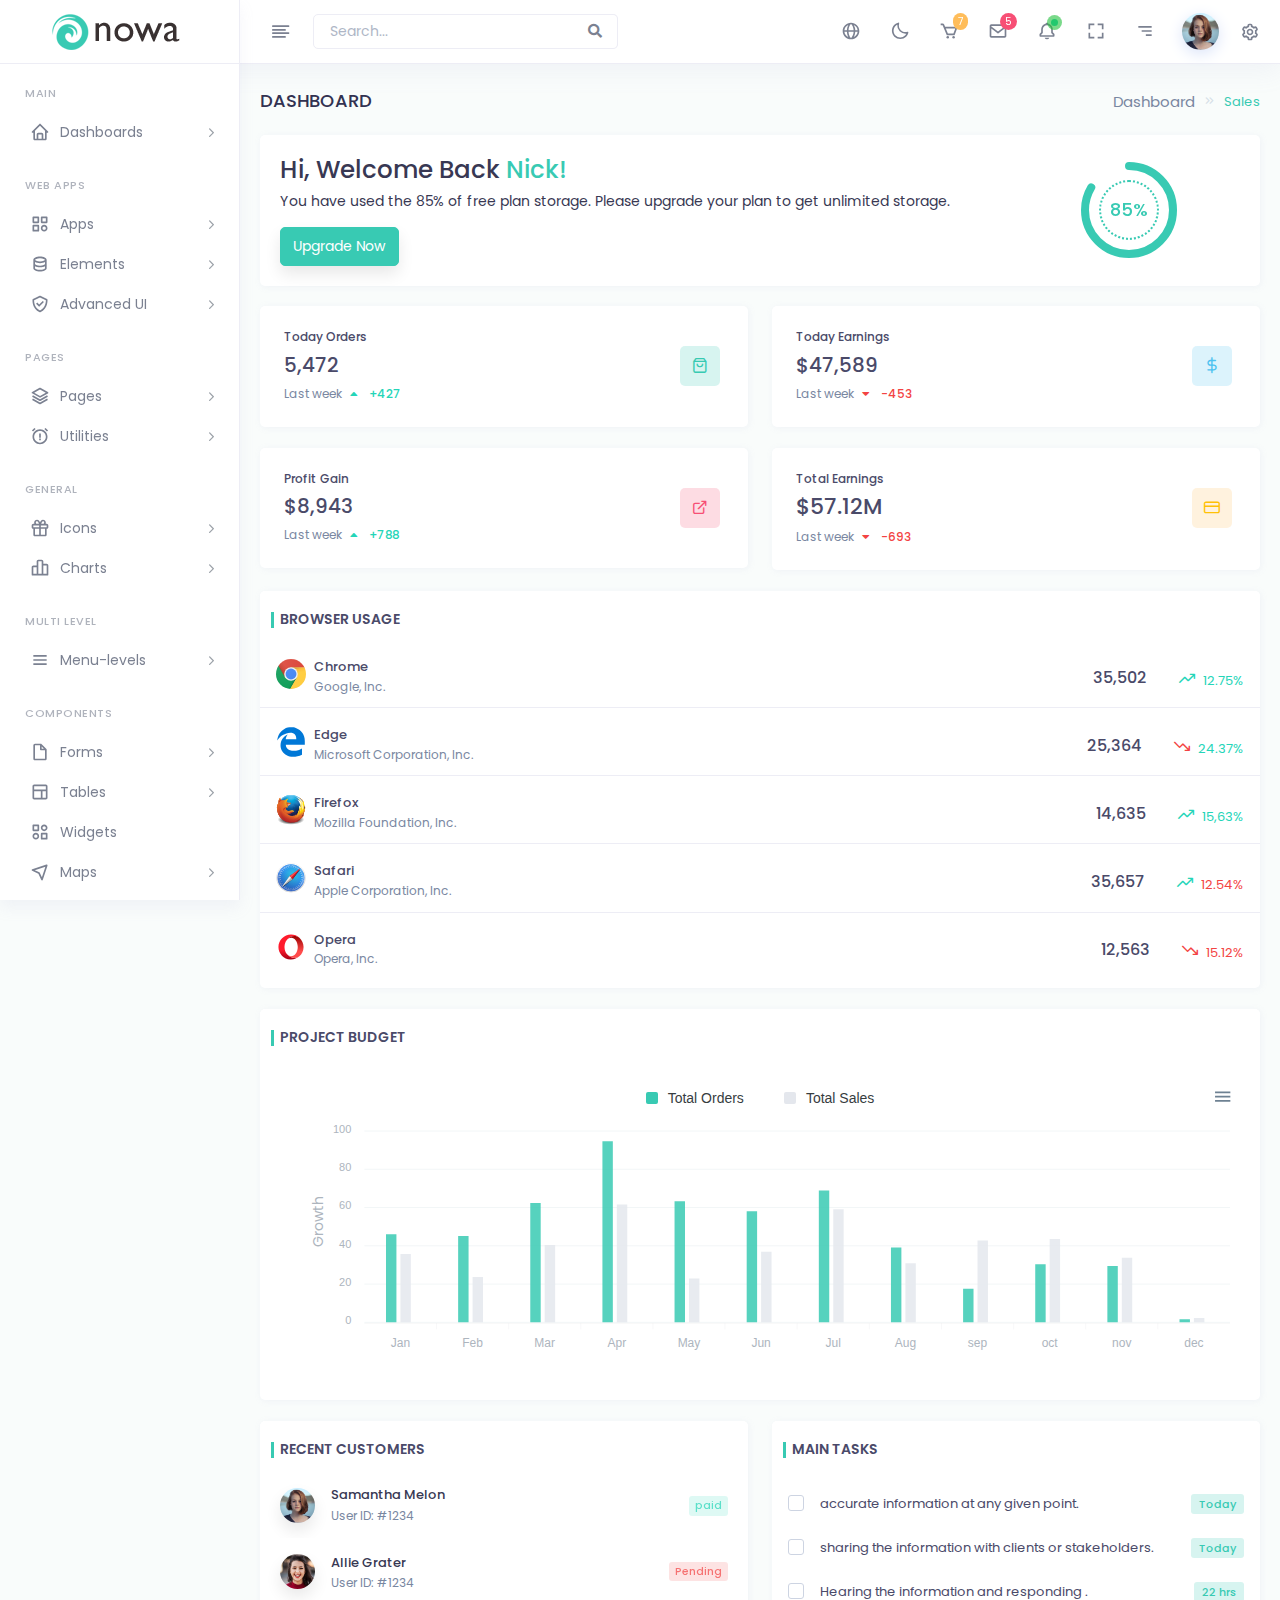
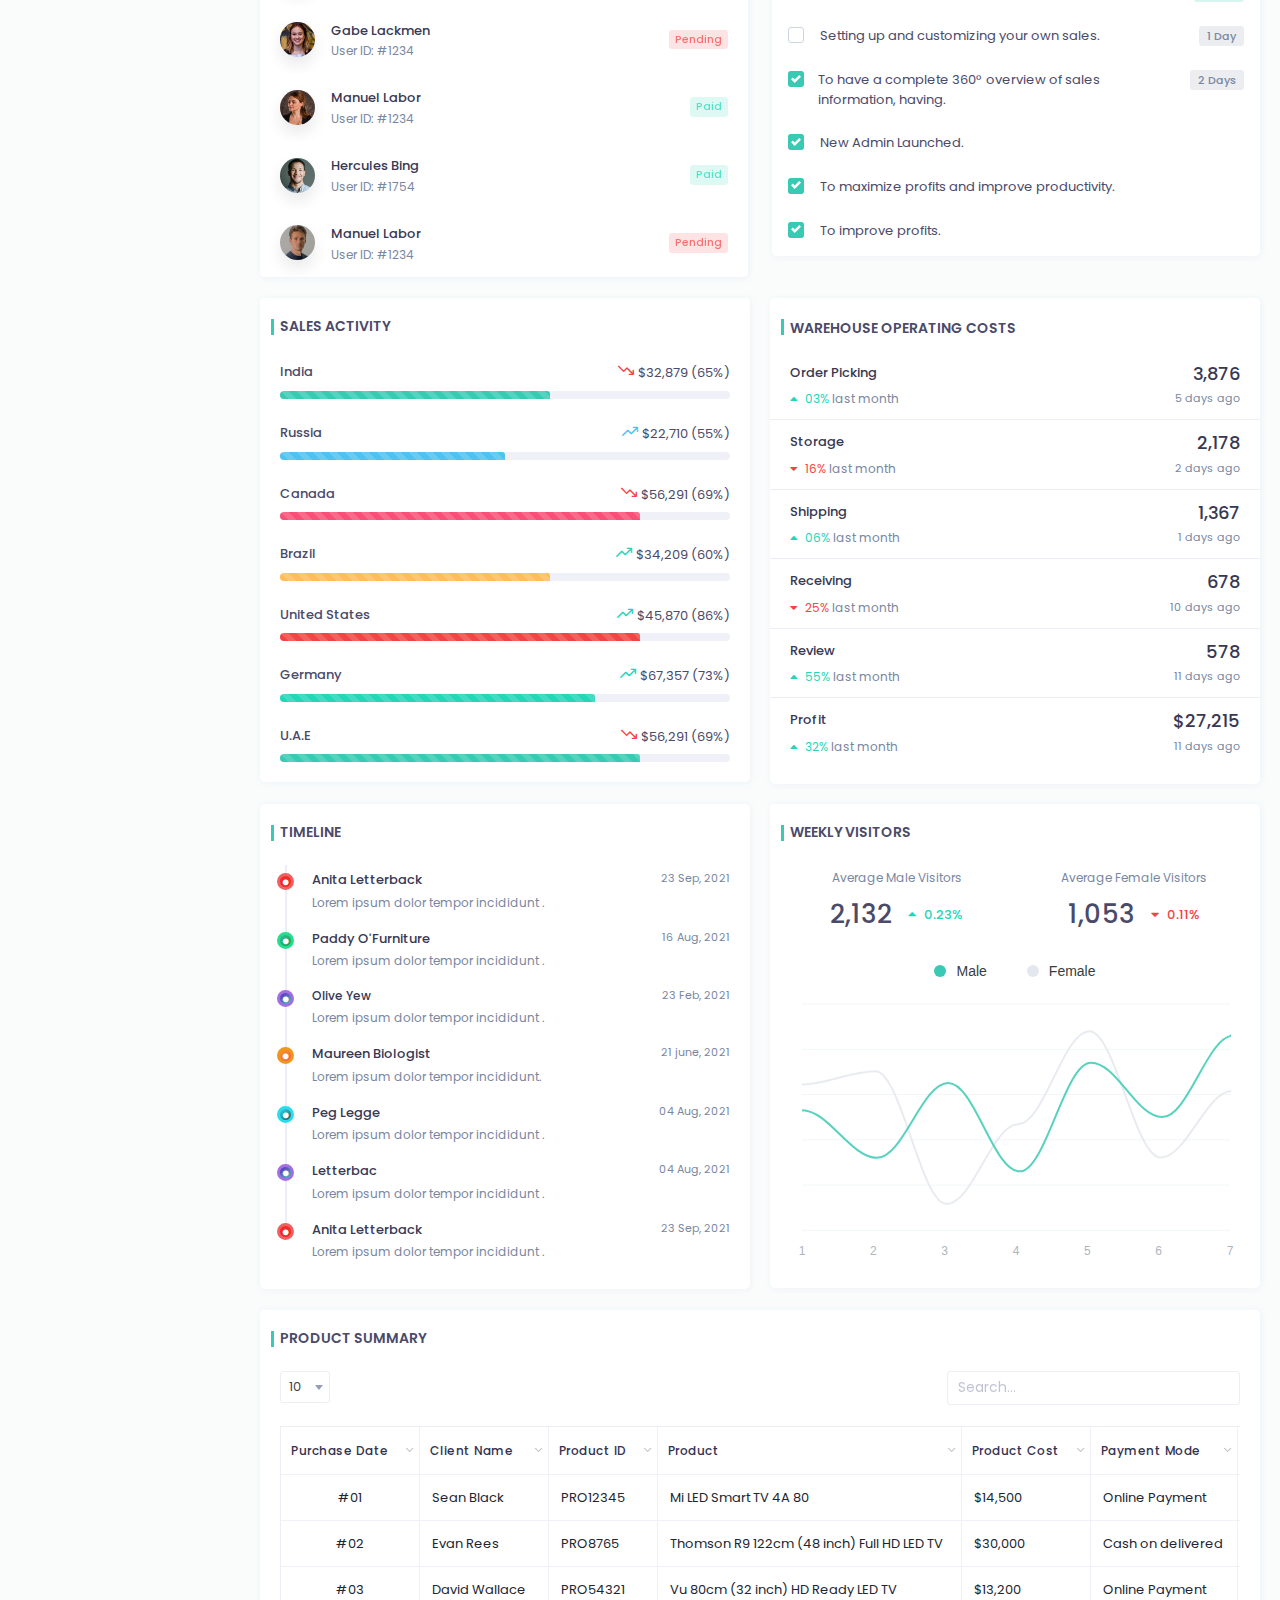
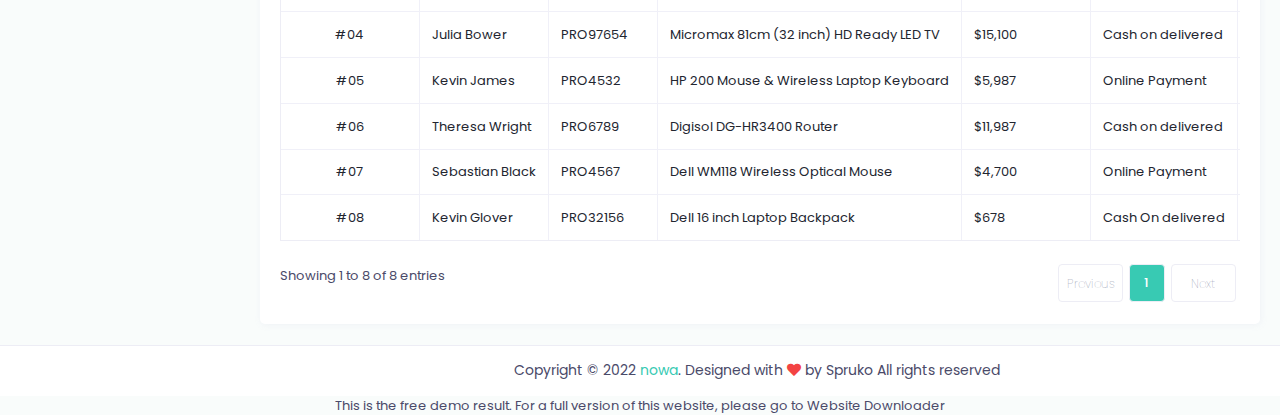
<file: admin/index2.html>
<!doctype html>
<html lang="en" dir="ltr">
	<head>
	<meta http-equiv="Content-Type" content="text/html; charset=UTF-8"/>
		<meta name='viewport' content='width=device-width, initial-scale=1.0, user-scalable=0'>
		<meta http-equiv="X-UA-Compatible" content="IE=edge">
		<meta name="Description" content="Bootstrap Responsive Admin Web Dashboard HTML5 Template">
		<meta name="Author" content="Spruko Technologies Private Limited">
		<meta name="Keywords" content="CodeIgniter Admin & Dashboard Template, Codeigniter Admin Template, Codeigniter admin panel, Codeigniter Bootstrap 5, Codeigniter admin template Bootstrap 5, Codeigniter Templates Using Bootstrap Admin, codeigniter admin, codeigniter dashboard, Admin & Dashboard Template, admin template, admin dashboard, admin panel, Bootstrap 5 admin template"/>
		<!-- Title -->
		<title> Nowa – CodeIgniter Admin & Dashboard Template </title>
        		<!-- Favicon -->
		<link rel="icon" href="nowa/nowa_demo/assets/img/brand/favicon.png" type="image/x-icon"/>
		<!-- Icons css -->
		<link href="nowa/nowa_demo/assets/css/icons.css" rel="stylesheet">
		<!--  bootstrap css-->
		<link id="style" href="nowa/nowa_demo/assets/plugins/bootstrap/css/bootstrap.min.css" rel="stylesheet" />
		<!--- Style css --->
		<link href="nowa/nowa_demo/assets/css/style.css" rel="stylesheet">
		<link href="nowa/nowa_demo/assets/css/style-dark.css" rel="stylesheet">
		<link href="nowa/nowa_demo/assets/css/style-transparent.css" rel="stylesheet">
		<!---Skinmodes css-->
		<link href="nowa/nowa_demo/assets/css/skin-modes.css" rel="stylesheet" />
		<!--- Animations css-->
		<link href="nowa/nowa_demo/assets/css/animate.css" rel="stylesheet">
	    <!-- INTERNAL Switcher css -->
		<link href="nowa/nowa_demo/assets/switcher/css/switcher.css" rel="stylesheet"/>
		<link href="nowa/nowa_demo/assets/switcher/demo.css" rel="stylesheet"/>
	</head>
	<body class="ltr main-body app sidebar-mini">
	    		<!-- Switcher -->
		<div class="switcher-wrapper">
			<div class="demo_changer">
				<div class="form_holder sidebar-right1">
					<div class="row">
						<div class="predefined_styles">
							<div class="swichermainleft text-center">
								<div class="p-3 d-grid gap-2">
									<a href="nowa.html" class="btn ripple btn-primary mt-0">View Demo</a>
									<a href="https://themeforest.net/item/nowa-bootstrap-admin-dashboard-html-template/35273899" class="btn ripple btn-info">Buy Now</a>
									<a href="https://themeforest.net/user/spruko/portfolio" class="btn ripple btn-danger">Our Portfolio</a>
								</div>
							</div>
							<div class="swichermainleft text-center">
								<h4>LTR AND RTL VERSIONS</h4>
								<div class="skin-body">
									<div class="switch_section">
										<div class="switch-toggle d-flex mt-2">
											<span class="me-auto">LTR</span>
											<p class="onoffswitch2 my-0"><input type="radio" name="onoffswitch25" id="myonoffswitch54" class="onoffswitch2-checkbox" checked>
												<label for="myonoffswitch54" class="onoffswitch2-label"></label>
											</p>
										</div>
										<div class="switch-toggle d-flex mt-2">
											<span class="me-auto">RTL</span>
											<p class="onoffswitch2 my-0"><input type="radio" name="onoffswitch25" id="myonoffswitch55" class="onoffswitch2-checkbox">
												<label for="myonoffswitch55" class="onoffswitch2-label"></label>
											</p>
										</div>
									</div>
								</div>
							</div>
							<div class="swichermainleft">
								<h4>Navigation Style</h4>
								<div class="skin-body">
									<div class="switch_section">
										<div class="switch-toggle d-flex">
											<span class="me-auto">Vertical Menu</span>
											<p class="onoffswitch2 my-0"><input type="radio" name="onoffswitch15" id="myonoffswitch34" class="onoffswitch2-checkbox" checked>
												<label for="myonoffswitch34" class="onoffswitch2-label"></label>
											</p>
										</div>
										<div class="switch-toggle d-flex mt-2">
											<span class="me-auto">Horizantal Click Menu</span>
											<p class="onoffswitch2 my-0"><input type="radio" name="onoffswitch15" id="myonoffswitch35" class="onoffswitch2-checkbox">
												<label for="myonoffswitch35" class="onoffswitch2-label"></label>
											</p>
										</div>
										<div class="switch-toggle d-flex mt-2">
											<span class="me-auto">Horizantal Hover Menu</span>
											<p class="onoffswitch2 my-0"><input type="radio" name="onoffswitch15" id="myonoffswitch111" class="onoffswitch2-checkbox">
												<label for="myonoffswitch111" class="onoffswitch2-label"></label>
											</p>
										</div>
									</div>
								</div>
							</div>
							<div class="swichermainleft">
								<h4>Light Theme Style</h4>
								<div class="skin-body">
									<div class="switch_section">
										<div class="switch-toggle d-flex">
											<span class="me-auto">Light Theme</span>
											<p class="onoffswitch2 my-0"><input type="radio" name="onoffswitch1" id="myonoffswitch1" class="onoffswitch2-checkbox">
												<label for="myonoffswitch1" class="onoffswitch2-label"></label>
											</p>
										</div>
										<div class="switch-toggle d-flex">
											<span class="me-auto">Light Primary</span>
											<div class="">
												<input class="wd-25 ht-25 input-color-picker color-primary-light" value="#38cab3" id="colorID" oninput="changePrimaryColor()" type="color" data-id="bg-color" data-id1="bg-hover" data-id2="bg-border"  data-id7="transparentcolor"  name="lightPrimary">
											</div>
										</div>
									</div>
								</div>
							</div>
							<div class="swichermainleft">
								<h4>Dark Theme Style</h4>
								<div class="skin-body">
									<div class="switch_section">
										<div class="switch-toggle d-flex mt-2">
											<span class="me-auto">Dark Theme</span>
											<p class="onoffswitch2 my-0"><input type="radio" name="onoffswitch1" id="myonoffswitch2" class="onoffswitch2-checkbox">
												<label for="myonoffswitch2" class="onoffswitch2-label"></label>
											</p>
										</div>
										<div class="switch-toggle d-flex mt-2">
											<span class="me-auto">Dark Primary</span>
											<div class="">
												<input class="wd-25 ht-25 input-dark-color-picker color-primary-dark" value="#38cab3" id="darkPrimaryColorID" oninput="darkPrimaryColor()" type="color" data-id="bg-color" data-id1="bg-hover" data-id2="bg-border" data-id3="primary"  data-id8="transparentcolor" name="darkPrimary">
											</div>
										</div>
									</div>
								</div>
							</div>
							<div class="swichermainleft">
								<h4>Transparent Style</h4>
								<div class="skin-body">
									<div class="switch_section">
										<div class="switch-toggle d-flex mt-2 mb-3">
											<span class="me-auto">Transparent Theme</span>
											<p class="onoffswitch2 my-0"><input type="radio" name="onoffswitch1" id="myonoffswitchTransparent" class="onoffswitch2-checkbox" >
												<label for="myonoffswitchTransparent" class="onoffswitch2-label"></label>
											</p>
										</div>
										<div class="switch-toggle d-flex">
											<span class="me-auto">Transparent Primary</span>
											<div class="">
												<input class="wd-30 ht-30 input-transparent-color-picker color-primary-transparent" value="#38cab3" id="transparentPrimaryColorID" oninput="transparentPrimaryColor()" type="color" data-id="bg-color" data-id1="bg-hover" data-id2="bg-border" data-id3="primary" data-id4="primary"  data-id9="transparentcolor" name="tranparentPrimary">
											</div>
										</div>
										<div class="switch-toggle d-flex mt-2">
											<span class="me-auto">Transparent Background</span>
											<div class="">
												<input class="wd-30 ht-30 input-transparent-color-picker color-bg-transparent" value="#38cab3" id="transparentBgColorID" oninput="transparentBgColor()" type="color" data-id5="body" data-id6="theme"  data-id9="transparentcolor" name="transparentBackground">
											</div>
										</div>
									</div>
								</div>
							</div>
							<div class="swichermainleft">
								<h4>Transparent Bg-Image Style</h4>
								<div class="skin-body">
									<div class="switch_section">
										<div class="switch-toggle d-flex">
											<span class="me-auto">BG-Image Primary</span>
											<div class="">
												<input class="wd-30 ht-30 input-transparent-color-picker color-primary-transparent" value="#38cab3" id="transparentBgImgPrimaryColorID" oninput="transparentBgImgPrimaryColor()" type="color" data-id="bg-color" data-id1="bg-hover" data-id2="bg-border" data-id3="primary" data-id4="primary"  data-id9="transparentcolor" name="tranparentPrimary">
											</div>
										</div>
										<div class="switch-toggle">
											<a class="bg-img1" onclick="bgImage(this)" href="javascript:void(0);"><img src="nowa/nowa_demo/assets/img/media/bg-img1.jpg" id="bgimage1" alt="switch-img"></a>
											<a class="bg-img2" onclick="bgImage(this)" href="javascript:void(0);"><img src="nowa/nowa_demo/assets/img/media/bg-img2.jpg"  id="bgimage2" alt="switch-img"></a>
											<a class="bg-img3" onclick="bgImage(this)" href="javascript:void(0);"><img src="nowa/nowa_demo/assets/img/media/bg-img3.jpg"  id="bgimage3" alt="switch-img"></a>
											<a class="bg-img4" onclick="bgImage(this)" href="javascript:void(0);"><img src="nowa/nowa_demo/assets/img/media/bg-img4.jpg"  id="bgimage4" alt="switch-img"></a>
										</div>
									</div>
								</div>
							</div>
							<div class="swichermainleft leftmenu-styles">
								<h4>Leftmenu Styles</h4>
								<div class="skin-body">
									<div class="switch_section">
										<div class="switch-toggle d-flex">
											<span class="me-auto">Light Menu</span>
											<p class="onoffswitch2 my-0"><input type="radio" name="onoffswitch2" id="myonoffswitch3" class="onoffswitch2-checkbox"  checked>
												<label for="myonoffswitch3" class="onoffswitch2-label"></label>
											</p>
										</div>
										<div class="switch-toggle d-flex mt-2">
											<span class="me-auto">Color Menu</span>
											<p class="onoffswitch2 my-0"><input type="radio" name="onoffswitch2" id="myonoffswitch4" class="onoffswitch2-checkbox">
												<label for="myonoffswitch4" class="onoffswitch2-label"></label>
											</p>
										</div>
										<div class="switch-toggle d-flex mt-2">
											<span class="me-auto">Dark Menu</span>
											<p class="onoffswitch2 my-0"><input type="radio" name="onoffswitch2" id="myonoffswitch5" class="onoffswitch2-checkbox">
												<label for="myonoffswitch5" class="onoffswitch2-label"></label>
											</p>
										</div>
										<div class="switch-toggle d-flex mt-2">
											<span class="me-auto">Gradient Menu</span>
											<p class="onoffswitch2 my-0"><input type="radio" name="onoffswitch2" id="myonoffswitch25" class="onoffswitch2-checkbox">
												<label for="myonoffswitch25" class="onoffswitch2-label"></label>
											</p>
										</div>
									</div>
								</div>
							</div>
							<div class="swichermainleft header-styles">
								<h4>Header Styles</h4>
								<div class="skin-body">
									<div class="switch_section">
										<div class="switch-toggle d-flex">
											<span class="me-auto">Light Header</span>
											<p class="onoffswitch2 my-0"><input type="radio" name="onoffswitch3" id="myonoffswitch6" class="onoffswitch2-checkbox"  checked>
												<label for="myonoffswitch6" class="onoffswitch2-label"></label>
											</p>
										</div>
										<div class="switch-toggle d-flex mt-2">
											<span class="me-auto">Color Header</span>
											<p class="onoffswitch2 my-0"><input type="radio" name="onoffswitch3" id="myonoffswitch7" class="onoffswitch2-checkbox">
												<label for="myonoffswitch7" class="onoffswitch2-label"></label>
											</p>
										</div>
										<div class="switch-toggle d-flex mt-2">
											<span class="me-auto">Dark Header</span>
											<p class="onoffswitch2 my-0"><input type="radio" name="onoffswitch3" id="myonoffswitch8" class="onoffswitch2-checkbox">
												<label for="myonoffswitch8" class="onoffswitch2-label"></label>
											</p>
										</div>
										<div class="switch-toggle d-flex mt-2">
											<span class="me-auto">Gradient Header</span>
											<p class="onoffswitch2 my-0"><input type="radio" name="onoffswitch3" id="myonoffswitch26" class="onoffswitch2-checkbox">
												<label for="myonoffswitch26" class="onoffswitch2-label"></label>
											</p>
										</div>
									</div>
								</div>
							</div>
							<div class="swichermainleft">
								<h4>Layout Width Styles</h4>
								<div class="skin-body">
									<div class="switch_section">
										<div class="switch-toggle d-flex">
											<span class="me-auto">Full Width</span>
											<p class="onoffswitch2 my-0"><input type="radio" name="onoffswitch4" id="myonoffswitch9" class="onoffswitch2-checkbox" checked>
												<label for="myonoffswitch9" class="onoffswitch2-label"></label>
											</p>
										</div>
										<div class="switch-toggle d-flex mt-2">
											<span class="me-auto">Boxed</span>
											<p class="onoffswitch2 my-0"><input type="radio" name="onoffswitch4" id="myonoffswitch10" class="onoffswitch2-checkbox">
												<label for="myonoffswitch10" class="onoffswitch2-label"></label>
											</p>
										</div>
									</div>
								</div>
							</div>
							<div class="swichermainleft">
								<h4>Layout Positions</h4>
								<div class="skin-body">
									<div class="switch_section">
										<div class="switch-toggle d-flex">
											<span class="me-auto">Fixed</span>
											<p class="onoffswitch2 my-0"><input type="radio" name="onoffswitch5" id="myonoffswitch11" class="onoffswitch2-checkbox" checked>
												<label for="myonoffswitch11" class="onoffswitch2-label"></label>
											</p>
										</div>
										<div class="switch-toggle d-flex mt-2">
											<span class="me-auto">Scrollable</span>
											<p class="onoffswitch2 my-0"><input type="radio" name="onoffswitch5" id="myonoffswitch12" class="onoffswitch2-checkbox">
												<label for="myonoffswitch12" class="onoffswitch2-label"></label>
											</p>
										</div>
									</div>
								</div>
							</div>
							<div class="swichermainleft vertical-switcher">
								<h4>Sidemenu layout Styles</h4>
								<div class="skin-body">
									<div class="switch_section">
										<div class="switch-toggle d-flex">
											<span class="me-auto">Default Menu</span>
											<p class="onoffswitch2 my-0"><input type="radio" name="onoffswitch6" id="myonoffswitch13" class="onoffswitch2-checkbox default-menu" checked>
												<label for="myonoffswitch13" class="onoffswitch2-label"></label>
											</p>
										</div>
										<div class="switch-toggle d-flex mt-2">
											<span class="me-auto">Closed Menu</span>
											<p class="onoffswitch2 my-0"><input type="radio" name="onoffswitch6" id="myonoffswitch30" class="onoffswitch2-checkbox default-menu">
												<label for="myonoffswitch30" class="onoffswitch2-label"></label>
											</p>
										</div>
										<div class="switch-toggle d-flex mt-2">
											<span class="me-auto">Icon with Text</span>
											<p class="onoffswitch2 my-0"><input type="radio" name="onoffswitch6" id="myonoffswitch14" class="onoffswitch2-checkbox">
												<label for="myonoffswitch14" class="onoffswitch2-label"></label>
											</p>
										</div>
										<div class="switch-toggle d-flex mt-2">
											<span class="me-auto">Icon Overlay</span>
											<p class="onoffswitch2 my-0"><input type="radio" name="onoffswitch6" id="myonoffswitch15" class="onoffswitch2-checkbox">
												<label for="myonoffswitch15" class="onoffswitch2-label"></label>
											</p>
										</div>
										<div class="switch-toggle d-flex mt-2">
											<span class="me-auto">Hover Submenu</span>
											<p class="onoffswitch2 my-0"><input type="radio" name="onoffswitch6" id="myonoffswitch32" class="onoffswitch2-checkbox">
												<label for="myonoffswitch32" class="onoffswitch2-label"></label>
											</p>
										</div>
										<div class="switch-toggle d-flex mt-2">
											<span class="me-auto">Hover Submenu style 1</span>
											<p class="onoffswitch2 my-0"><input type="radio" name="onoffswitch6" id="myonoffswitch33" class="onoffswitch2-checkbox">
												<label for="myonoffswitch33" class="onoffswitch2-label"></label>
											</p>
										</div>
									</div>
								</div>
							</div>
							<div class="swichermainleft">
								<h4>Reset All Styles</h4>
								<div class="skin-body">
									<div class="switch_section my-4">
										<button class="btn btn-danger btn-block"
											onclick="localStorage.clear();
											document.querySelector('nowa/nowa_demo/html.html').style = '';
											names() ;
											resetData()"
											type="button">Reset All
										</button>
									</div>
								</div>
							</div>
						</div>
					</div>
				</div>
			</div>
		</div>
		<!-- End Switcher -->
    		<!-- Loader -->
		<div id="global-loader">
			<img src="nowa/nowa_demo/assets/img/loader.svg" class="loader-img" alt="Loader">
		</div>
		<!-- /Loader -->
        		<!-- Page -->
		<div class="page">
            <div>
            				<!-- main-header -->
				<div class="main-header side-header sticky nav nav-item">
					<div class=" main-container container-fluid">
						<div class="main-header-left ">
							<div class="responsive-logo">
								<a href="index.html" class="header-logo">
									<img src="nowa/nowa_demo/assets/img/brand/logo.png" class="mobile-logo logo-1" alt="logo">
									<!-- <img src="logo2_white.png" class="mobile-logo dark-logo-1" alt="logo"> -->
								</a>
							</div>
							<div class="app-sidebar__toggle" data-bs-toggle="sidebar">
								<a class="open-toggle" href="javascript:void(0);"><i class="header-icon fe fe-align-left" ></i></a>
								<a class="close-toggle" href="javascript:void(0);"><i class="header-icon fe fe-x"></i></a>
							</div>
							<div class="logo-horizontal">
								<a href="index.html" class="header-logo">
									<img src="nowa/nowa_demo/assets/img/brand/logo.png" class="mobile-logo logo-1" alt="logo">
									<!-- <img src="logo2_white.png" class="mobile-logo dark-logo-1" alt="logo"> -->
								</a>
							</div>
							<div class="main-header-center ms-4 d-sm-none d-md-none d-lg-block form-group">
								<input class="form-control" placeholder="Search..." type="search">
								<button class="btn"><i class="fas fa-search"></i></button>
							</div>
						</div>
						<div class="main-header-right">
							<button class="navbar-toggler navresponsive-toggler d-lg-none ms-auto" type="button" data-bs-toggle="collapse" data-bs-target="#navbarSupportedContent-4" aria-controls="navbarSupportedContent-4" aria-expanded="false" aria-label="Toggle navigation">
								<span class="navbar-toggler-icon fe fe-more-vertical "></span>
							</button>
							<div class="mb-0 navbar navbar-expand-lg navbar-nav-right responsive-navbar navbar-dark p-0">
								<div class="collapse navbar-collapse" id="navbarSupportedContent-4">
									<ul class="nav nav-item header-icons navbar-nav-right ms-auto">
										<li class="dropdown nav-item">
											<a class="new nav-link" data-bs-target="#country-selector" data-bs-toggle="modal" href=""><svg class="header-icon-svgs" xmlns="http://www.w3.org/2000/svg" width="24" height="24" viewBox="0 0 24 24"><path d="M12 2C6.486 2 2 6.486 2 12s4.486 10 10 10 10-4.486 10-10S17.514 2 12 2zm7.931 9h-2.764a14.67 14.67 0 0 0-1.792-6.243A8.013 8.013 0 0 1 19.931 11zM12.53 4.027c1.035 1.364 2.427 3.78 2.627 6.973H9.03c.139-2.596.994-5.028 2.451-6.974.172-.01.344-.026.519-.026.179 0 .354.016.53.027zm-3.842.7C7.704 6.618 7.136 8.762 7.03 11H4.069a8.013 8.013 0 0 1 4.619-6.273zM4.069 13h2.974c.136 2.379.665 4.478 1.556 6.23A8.01 8.01 0 0 1 4.069 13zm7.381 6.973C10.049 18.275 9.222 15.896 9.041 13h6.113c-.208 2.773-1.117 5.196-2.603 6.972-.182.012-.364.028-.551.028-.186 0-.367-.016-.55-.027zm4.011-.772c.955-1.794 1.538-3.901 1.691-6.201h2.778a8.005 8.005 0 0 1-4.469 6.201z"/></svg></a>
										</li>
										<li class="dropdown nav-item">
											<a class="new nav-link theme-layout nav-link-bg layout-setting" >
												<span class="dark-layout"><svg xmlns="http://www.w3.org/2000/svg" class="header-icon-svgs" width="24" height="24" viewBox="0 0 24 24"><path d="M20.742 13.045a8.088 8.088 0 0 1-2.077.271c-2.135 0-4.14-.83-5.646-2.336a8.025 8.025 0 0 1-2.064-7.723A1 1 0 0 0 9.73 2.034a10.014 10.014 0 0 0-4.489 2.582c-3.898 3.898-3.898 10.243 0 14.143a9.937 9.937 0 0 0 7.072 2.93 9.93 9.93 0 0 0 7.07-2.929 10.007 10.007 0 0 0 2.583-4.491 1.001 1.001 0 0 0-1.224-1.224zm-2.772 4.301a7.947 7.947 0 0 1-5.656 2.343 7.953 7.953 0 0 1-5.658-2.344c-3.118-3.119-3.118-8.195 0-11.314a7.923 7.923 0 0 1 2.06-1.483 10.027 10.027 0 0 0 2.89 7.848 9.972 9.972 0 0 0 7.848 2.891 8.036 8.036 0 0 1-1.484 2.059z"/></svg></span>
												<span class="light-layout"><svg xmlns="http://www.w3.org/2000/svg" class="header-icon-svgs" width="24" height="24" viewBox="0 0 24 24"><path d="M6.993 12c0 2.761 2.246 5.007 5.007 5.007s5.007-2.246 5.007-5.007S14.761 6.993 12 6.993 6.993 9.239 6.993 12zM12 8.993c1.658 0 3.007 1.349 3.007 3.007S13.658 15.007 12 15.007 8.993 13.658 8.993 12 10.342 8.993 12 8.993zM10.998 19h2v3h-2zm0-17h2v3h-2zm-9 9h3v2h-3zm17 0h3v2h-3zM4.219 18.363l2.12-2.122 1.415 1.414-2.12 2.122zM16.24 6.344l2.122-2.122 1.414 1.414-2.122 2.122zM6.342 7.759 4.22 5.637l1.415-1.414 2.12 2.122zm13.434 10.605-1.414 1.414-2.122-2.122 1.414-1.414z"/></svg></span>
											</a>
										</li>
										<li class="dropdown nav-item main-header-notification d-flex">
											<a class="new nav-link" data-bs-toggle="dropdown" href="javascript:void(0);">
												<svg xmlns="http://www.w3.org/2000/svg" class="header-icon-svgs" width="24" height="24" viewBox="0 0 24 24"><path d="M21.822 7.431A1 1 0 0 0 21 7H7.333L6.179 4.23A1.994 1.994 0 0 0 4.333 3H2v2h2.333l4.744 11.385A1 1 0 0 0 10 17h8c.417 0 .79-.259.937-.648l3-8a1 1 0 0 0-.115-.921zM17.307 15h-6.64l-2.5-6h11.39l-2.25 6z"/><circle cx="10.5" cy="19.5" r="1.5"/><circle cx="17.5" cy="19.5" r="1.5"/></svg>
												<span class="badge bg-warning header-badge">7</span>
											</a>
											<div class="dropdown-menu">
												<div class="menu-header-content text-start border-bottom">
													<div class="d-flex">
														<h6 class="dropdown-title mb-1 tx-15 font-weight-semibold">Shopping Cart</h6>
														<span class="badge badge-pill bg-indigo ms-auto my-auto float-end">Items (05)</span>
													</div>
												</div>
												<div class="main-cart-list cart-scroll">
													<div class="d-flex border-bottom main-cart-item">
														<div>
															<a class="d-flex p-3"  href="nowa/nowa_demo/product-details.html">
																<div class="drop-img cover-image" data-image-src="nowa/nowa_demo/assets/img/ecommerce/05.jpg">
																</div>
																<div class="ms-3 text-start">
																	<h5 class="mb-1 text-muted tx-13">Lence Camera</h5>
																	<div class="text-dark tx-semibold tx-12">1 * $ 189.00</div>
																</div>
															</a>
														</div>
														<div class="ms-auto my-auto">
															<a href="javascript:void(0);" class="p-3">
																<i class="fe fe-trash-2 text-end text-danger"></i>
															</a>
														</div>	
													</div>
													<div class="d-flex border-bottom main-cart-item">
														<div>
															<a class="d-flex p-3"  href="nowa/nowa_demo/product-details.html">
																<div class="drop-img cover-image" data-image-src="nowa/nowa_demo/assets/img/ecommerce/02.jpg">
																</div>
																<div class="ms-3 text-start">
																	<h5 class="mb-1 text-muted tx-13">White Ear Buds</h5>
																	<div class="text-dark tx-semibold tx-12">3 * $ 59.00</div>
																</div>
															</a>
														</div>
														<div class="ms-auto my-auto">
															<a href="javascript:void(0);" class="p-3">
																<i class="fe fe-trash-2 text-end text-danger"></i>
															</a>
														</div>	
													</div>	
													<div class="d-flex border-bottom main-cart-item">
														<div>
															<a class="d-flex p-3"  href="nowa/nowa_demo/product-details.html">
																<div class="drop-img cover-image" data-image-src="nowa/nowa_demo/assets/img/ecommerce/12.jpg">
																</div>
																<div class="ms-3 text-start">
																	<h5 class="mb-1 text-muted tx-13">Branded Black Headset</h5>
																	<div class="text-dark tx-semibold tx-12">2 * $ 39.99</div>
																</div>
															</a>
														</div>
														<div class="ms-auto my-auto">
															<a href="javascript:void(0);" class="p-3">
																<i class="fe fe-trash-2 text-end text-danger"></i>
															</a>
														</div>	
													</div>
													<div class="d-flex border-bottom main-cart-item">
														<div>
															<a class="d-flex p-3"  href="nowa/nowa_demo/product-details.html">
																<div class="drop-img cover-image" data-image-src="nowa/nowa_demo/assets/img/ecommerce/06.jpg">
																</div>
																<div class="ms-3 text-start">
																	<h5 class="mb-1 text-muted tx-13">Glass Decor Item</h5>
																	<div class="text-dark tx-semibold tx-12">5 * $ 5.99</div>
																</div>
															</a>
														</div>
														<div class="ms-auto my-auto">
															<a href="javascript:void(0);" class="p-3">
																<i class="fe fe-trash-2 text-end text-danger"></i>
															</a>
														</div>	
													</div>
													<div class="d-flex border-bottom main-cart-item">
														<div>
															<a class="d-flex p-3"  href="nowa/nowa_demo/product-details.html">
																<div class="drop-img cover-image" data-image-src="nowa/nowa_demo/assets/img/ecommerce/04.jpg">
																</div>
																<div class="ms-3 text-start">
																	<h5 class="mb-1 text-muted tx-13">Pink Teddy Bear</h5>
																	<div class="text-dark tx-semibold tx-12">1 * $ 10.00</div>
																</div>
															</a>
														</div>
														<div class="ms-auto my-auto">
															<a href="javascript:void(0);" class="p-3">
																<i class="fe fe-trash-2 text-end text-danger"></i>
															</a>
														</div>	
													</div>
												</div>
												<div class="dropdown-footer text-start">
													<a class="btn btn-primary btn-sm btn-w-md" href="nowa/nowa_demo/check-out.html">Checkout</a>
													<span class="float-end mt-1 tx-semibold">Sub Total : $ 485.93</span>
												</div>
											</div>
										</li>
										<li class="dropdown nav-item  main-header-message ">
											<a class="new nav-link"  data-bs-toggle="dropdown" href="javascript:void(0);">
												<svg xmlns="http://www.w3.org/2000/svg" class="header-icon-svgs" width="24" height="24" viewBox="0 0 24 24"><path d="M20 4H4c-1.103 0-2 .897-2 2v12c0 1.103.897 2 2 2h16c1.103 0 2-.897 2-2V6c0-1.103-.897-2-2-2zm0 2v.511l-8 6.223-8-6.222V6h16zM4 18V9.044l7.386 5.745a.994.994 0 0 0 1.228 0L20 9.044 20.002 18H4z"/></svg>
												<span class="badge bg-secondary header-badge">5</span>
											</a>
											<div class="dropdown-menu">
												<div class="menu-header-content text-start border-bottom">
													<div class="d-flex">
														<h6 class="dropdown-title mb-1 tx-15 font-weight-semibold">Messages</h6>
														<span class="badge badge-pill badge-warning ms-auto my-auto float-end">Mark All Read</span>
													</div>
													<p class="dropdown-title-text subtext mb-0 op-6 pb-0 tx-12 ">You have 4 unread messages</p>
												</div>
												<div class="main-message-list chat-scroll">
													<a href="nowa/nowa_demo/chat.html" class="dropdown-item d-flex border-bottom">
														<div class="  drop-img  cover-image  " data-image-src="nowa/nowa_demo/assets/img/faces/3.jpg">
															<span class="avatar-status bg-teal"></span>
														</div>
														<div class="wd-90p">
															<div class="d-flex">
																<h5 class="mb-0 name">Teri Dactyl</h5>
															</div>
															<p class="mb-0 desc">I'm sorry but i'm not sure how to help you with that......</p>
															<p class="time mb-0 text-start float-start ms-2 mt-2">Mar 15 3:55 PM</p>
														</div>
													</a>
													<a href="nowa/nowa_demo/chat.html" class="dropdown-item d-flex border-bottom">
														<div class="drop-img cover-image" data-image-src="nowa/nowa_demo/assets/img/faces/2.jpg">
															<span class="avatar-status bg-teal"></span>
														</div>
														<div class="wd-90p">
															<div class="d-flex">
																<h5 class="mb-0 name">Allie Grater</h5>
															</div>
															<p class="mb-0 desc">All set ! Now, time to get to you now......</p>
															<p class="time mb-0 text-start float-start ms-2 mt-2">Mar 06 01:12 AM</p>
														</div>
													</a>
													<a href="nowa/nowa_demo/chat.html" class="dropdown-item d-flex border-bottom">
														<div class="drop-img cover-image" data-image-src="nowa/nowa_demo/assets/img/faces/9.jpg">
															<span class="avatar-status bg-teal"></span>
														</div>
														<div class="wd-90p">
															<div class="d-flex">
																<h5 class="mb-0 name">Aida Bugg</h5>
															</div>
															<p class="mb-0 desc">Are you ready to pickup your Delivery...</p>
															<p class="time mb-0 text-start float-start ms-2 mt-2">Feb 25 10:35 AM</p>
														</div>
													</a>
													<a href="nowa/nowa_demo/chat.html" class="dropdown-item d-flex border-bottom">
														<div class="drop-img cover-image" data-image-src="nowa/nowa_demo/assets/img/faces/12.jpg">
															<span class="avatar-status bg-teal"></span>
														</div>
														<div class="wd-90p">
															<div class="d-flex">
																<h5 class="mb-0 name">John Quil</h5>
															</div>
															<p class="mb-0 desc">Here are some products ...</p>
															<p class="time mb-0 text-start float-start ms-2 mt-2">Feb 12 05:12 PM</p>
														</div>
													</a>
													<a href="nowa/nowa_demo/chat.html" class="dropdown-item d-flex border-bottom">
														<div class="drop-img cover-image" data-image-src="nowa/nowa_demo/assets/img/faces/5.jpg">
															<span class="avatar-status bg-teal"></span>
														</div>
														<div class="wd-90p">
															<div class="d-flex">
																<h5 class="mb-0 name">Liz Erd</h5>
															</div>
															<p class="mb-0 desc">I'm sorry but i'm not sure how...</p>
															<p class="time mb-0 text-start float-start ms-2 mt-2">Jan 29 03:16 PM</p>
														</div>
													</a>
												</div>
												<div class="text-center dropdown-footer">
													<a class="btn btn-primary btn-sm btn-block text-center"  href="nowa/nowa_demo/chat.html">VIEW ALL</a>
												</div>
											</div>
										</li>
										<li class="dropdown nav-item main-header-notification d-flex">
											<a class="new nav-link"  data-bs-toggle="dropdown" href="javascript:void(0);">
												<svg xmlns="http://www.w3.org/2000/svg" class="header-icon-svgs" width="24" height="24" viewBox="0 0 24 24"><path d="M19 13.586V10c0-3.217-2.185-5.927-5.145-6.742C13.562 2.52 12.846 2 12 2s-1.562.52-1.855 1.258C7.185 4.074 5 6.783 5 10v3.586l-1.707 1.707A.996.996 0 0 0 3 16v2a1 1 0 0 0 1 1h16a1 1 0 0 0 1-1v-2a.996.996 0 0 0-.293-.707L19 13.586zM19 17H5v-.586l1.707-1.707A.996.996 0 0 0 7 14v-4c0-2.757 2.243-5 5-5s5 2.243 5 5v4c0 .266.105.52.293.707L19 16.414V17zm-7 5a2.98 2.98 0 0 0 2.818-2H9.182A2.98 2.98 0 0 0 12 22z"/></svg><span class=" pulse"></span>
											</a>
											<div class="dropdown-menu">
												<div class="menu-header-content text-start border-bottom">
													<div class="d-flex">
														<h6 class="dropdown-title mb-1 tx-15 font-weight-semibold">Notifications</h6>
														<span class="badge badge-pill badge-warning ms-auto my-auto float-end">Mark All Read</span>
													</div>
													<p class="dropdown-title-text subtext mb-0 op-6 pb-0 tx-12 ">You have 4 unread Notifications</p>
												</div>
												<div class="main-notification-list Notification-scroll">
													<a class="d-flex p-3 border-bottom" href="nowa/nowa_demo/mail.html">
														<div class="notifyimg bg-pink">
															<i class="far fa-folder-open text-white"></i>
														</div>
														<div class="ms-3">
															<h5 class="notification-label mb-1">New files available</h5>
															<div class="notification-subtext">10 hour ago</div>
														</div>
														<div class="ms-auto" >
															<i class="las la-angle-right text-end text-muted"></i>
														</div>
													</a>
													<a class="d-flex p-3  border-bottom" href="nowa/nowa_demo/mail.html">
														<div class="notifyimg bg-purple">
															<i class="fab fa-delicious text-white"></i>
														</div>
														<div class="ms-3">
															<h5 class="notification-label mb-1">Updates Available</h5>
															<div class="notification-subtext">2 days ago</div>
														</div>
														<div class="ms-auto" >
															<i class="las la-angle-right text-end text-muted"></i>
														</div>
													</a>
													<a class="d-flex p-3 border-bottom" href="nowa/nowa_demo/mail.html">
														<div class="notifyimg bg-success">
															<i class="fa fa-cart-plus text-white"></i>
														</div>
														<div class="ms-3">
															<h5 class="notification-label mb-1">New Order Received</h5>
															<div class="notification-subtext">1 hour ago</div>
														</div>
														<div class="ms-auto" >
															<i class="las la-angle-right text-end text-muted"></i>
														</div>
													</a>
													<a class="d-flex p-3 border-bottom" href="nowa/nowa_demo/mail.html">
														<div class="notifyimg bg-warning">
															<i class="far fa-envelope-open text-white"></i>
														</div>
														<div class="ms-3">
															<h5 class="notification-label mb-1">New review received</h5>
															<div class="notification-subtext">1 day ago</div>
														</div>
														<div class="ms-auto" >
															<i class="las la-angle-right text-end text-muted"></i>
														</div>
													</a>
													<a class="d-flex p-3 border-bottom" href="nowa/nowa_demo/mail.html">
														<div class="notifyimg bg-danger">
															<i class="fab fa-wpforms text-white"></i>
														</div>
														<div class="ms-3">
															<h5 class="notification-label mb-1">22 verified registrations</h5>
															<div class="notification-subtext">2 hour ago</div>
														</div>
														<div class="ms-auto" >
															<i class="las la-angle-right text-end text-muted"></i>
														</div>
													</a>
													<a class="d-flex p-3 border-bottom" href="nowa/nowa_demo/mail.html">
														<div class="">
															<i class="far fa-check-square text-white notifyimg bg-success"></i>
														</div>
														<div class="ms-3">
															<h5 class="notification-label mb-1">Project has been approved</h5>
															<span class="notification-subtext">4 hour ago</span>
														</div>
														<div class="ms-auto" >
															<i class="las la-angle-right text-end text-muted"></i>
														</div>
													</a>
												</div>
												<div class="dropdown-footer">
													<a class="btn btn-primary btn-sm btn-block" href="nowa/nowa_demo/mail.html">VIEW ALL</a>
												</div>
											</div>
										</li>
										<li class="nav-item full-screen fullscreen-button">
											<a class="new nav-link full-screen-link" href="javascript:void(0);"><svg xmlns="http://www.w3.org/2000/svg" class="header-icon-svgs" width="24" height="24" viewBox="0 0 24 24"><path d="M5 5h5V3H3v7h2zm5 14H5v-5H3v7h7zm11-5h-2v5h-5v2h7zm-2-4h2V3h-7v2h5z"/></svg></a>
										</li>
										<li class="dropdown main-header-message right-toggle">
											<a class="new nav-link nav-link pe-0" data-bs-toggle="sidebar-right" data-bs-target=".sidebar-right">
												<svg xmlns="http://www.w3.org/2000/svg" class="header-icon-svgs" width="24" height="24" viewBox="0 0 24 24"><path d="M4 6h16v2H4zm4 5h12v2H8zm5 5h7v2h-7z"/></svg>
											</a>
										</li>
										<li class="nav-link search-icon d-lg-none d-block">
											<form class="navbar-form" role="search">
												<div class="input-group">
													<input type="text" class="form-control" placeholder="Search">
													<span class="input-group-btn">
														<button type="reset" class="btn btn-default">
															<i class="fas fa-times"></i>
														</button>
														<button type="submit" class="btn btn-default nav-link resp-btn">
															<svg xmlns="http://www.w3.org/2000/svg" height="24px" class="header-icon-svgs" viewBox="0 0 24 24" width="24px" fill="#000000"><path d="M0 0h24v24H0V0z" fill="none"/><path d="M15.5 14h-.79l-.28-.27C15.41 12.59 16 11.11 16 9.5 16 5.91 13.09 3 9.5 3S3 5.91 3 9.5 5.91 16 9.5 16c1.61 0 3.09-.59 4.23-1.57l.27.28v.79l5 4.99L20.49 19l-4.99-5zm-6 0C7.01 14 5 11.99 5 9.5S7.01 5 9.5 5 14 7.01 14 9.5 11.99 14 9.5 14z"/></svg>
														</button>
													</span>
												</div>
											</form>
										</li>
										<li class="dropdown main-profile-menu nav nav-item nav-link ps-lg-2">
											<a class="new nav-link profile-user d-flex" href="" data-bs-toggle="dropdown"><img alt="" src="nowa/nowa_demo/assets/img/faces/2.jpg" class=""></a>
											<div class="dropdown-menu">
												<div class="menu-header-content p-3 border-bottom">
													<div class="d-flex wd-100p">
														<div class="main-img-user"><img alt="" src="nowa/nowa_demo/assets/img/faces/2.jpg" class=""></div>
														<div class="ms-3 my-auto">
															<h6 class="tx-15 font-weight-semibold mb-0">Teri Dactyl</h6><span class="dropdown-title-text subtext op-6  tx-12">Premium Member</span>
														</div>
													</div>
												</div>
												<a class="dropdown-item" href="nowa/nowa_demo/profile.html"><i class="far fa-user-circle"></i>Profile</a>
												<a class="dropdown-item" href="nowa/nowa_demo/chat.html"><i class="far fa-smile"></i> chat</a>
												<a class="dropdown-item" href="nowa/nowa_demo/mail-read.html"><i class="far fa-envelope "></i>Inbox</a>
												<a class="dropdown-item" href="nowa/nowa_demo/mail.html"><i class="far fa-comment-dots"></i>Messages</a>
												<a class="dropdown-item" href="nowa/nowa_demo/mail-settings.html"><i class="far fa-sun"></i>  Settings</a>
												<a class="dropdown-item" href="nowa/nowa_demo/signup.html"><i class="far fa-arrow-alt-circle-left"></i> Sign Out</a>
											</div>
										</li>
									</ul>
								</div>
							</div>
							<div class="d-flex">
								<a class="demo-icon new nav-link" href="javascript:void(0);">
									<svg xmlns="http://www.w3.org/2000/svg" class="header-icon-svgs fa-spin" width="24" height="24" viewBox="0 0 24 24"><path d="M12 16c2.206 0 4-1.794 4-4s-1.794-4-4-4-4 1.794-4 4 1.794 4 4 4zm0-6c1.084 0 2 .916 2 2s-.916 2-2 2-2-.916-2-2 .916-2 2-2z"/><path d="m2.845 16.136 1 1.73c.531.917 1.809 1.261 2.73.73l.529-.306A8.1 8.1 0 0 0 9 19.402V20c0 1.103.897 2 2 2h2c1.103 0 2-.897 2-2v-.598a8.132 8.132 0 0 0 1.896-1.111l.529.306c.923.53 2.198.188 2.731-.731l.999-1.729a2.001 2.001 0 0 0-.731-2.732l-.505-.292a7.718 7.718 0 0 0 0-2.224l.505-.292a2.002 2.002 0 0 0 .731-2.732l-.999-1.729c-.531-.92-1.808-1.265-2.731-.732l-.529.306A8.1 8.1 0 0 0 15 4.598V4c0-1.103-.897-2-2-2h-2c-1.103 0-2 .897-2 2v.598a8.132 8.132 0 0 0-1.896 1.111l-.529-.306c-.924-.531-2.2-.187-2.731.732l-.999 1.729a2.001 2.001 0 0 0 .731 2.732l.505.292a7.683 7.683 0 0 0 0 2.223l-.505.292a2.003 2.003 0 0 0-.731 2.733zm3.326-2.758A5.703 5.703 0 0 1 6 12c0-.462.058-.926.17-1.378a.999.999 0 0 0-.47-1.108l-1.123-.65.998-1.729 1.145.662a.997.997 0 0 0 1.188-.142 6.071 6.071 0 0 1 2.384-1.399A1 1 0 0 0 11 5.3V4h2v1.3a1 1 0 0 0 .708.956 6.083 6.083 0 0 1 2.384 1.399.999.999 0 0 0 1.188.142l1.144-.661 1 1.729-1.124.649a1 1 0 0 0-.47 1.108c.112.452.17.916.17 1.378 0 .461-.058.925-.171 1.378a1 1 0 0 0 .471 1.108l1.123.649-.998 1.729-1.145-.661a.996.996 0 0 0-1.188.142 6.071 6.071 0 0 1-2.384 1.399A1 1 0 0 0 13 18.7l.002 1.3H11v-1.3a1 1 0 0 0-.708-.956 6.083 6.083 0 0 1-2.384-1.399.992.992 0 0 0-1.188-.141l-1.144.662-1-1.729 1.124-.651a1 1 0 0 0 .471-1.108z"/></svg>
								</a>
							</div>
						</div>
					</div>
				</div>
				<!-- /main-header -->
				<!-- main-sidebar -->
				<div class="sticky">
					<aside class="app-sidebar">
						<div class="main-sidebar-header active">
							<a class="header-logo active" href="index.html">
								<img src="nowa/nowa_demo/assets/img/brand/logo.png" class="main-logo  desktop-logo" alt="logo">
								<!-- <img src="logo2_white.png" class="main-logo  desktop-dark" alt="logo"> -->
								<img src="nowa/nowa_demo/assets/img/brand/favicon.png" class="main-logo  mobile-logo" alt="logo">
								<img src="nowa/nowa_demo/assets/img/brand/favicon-white.png" class="main-logo  mobile-dark" alt="logo">
							</a>
						</div>
						<div class="main-sidemenu">
							<div class="slide-left disabled" id="slide-left"><svg xmlns="http://www.w3.org/2000/svg" fill="#7b8191" width="24" height="24" viewBox="0 0 24 24"><path d="M13.293 6.293 7.586 12l5.707 5.707 1.414-1.414L10.414 12l4.293-4.293z"/></svg></div>
							<ul class="side-menu">
								<li class="side-item side-item-category">Main</li>
								<li class="slide">
									<a class="side-menu__item" data-bs-toggle="slide" href="javascript:void(0);"><svg xmlns="http://www.w3.org/2000/svg"  class="side-menu__icon" width="24" height="24" viewBox="0 0 24 24"><path d="M3 13h1v7c0 1.103.897 2 2 2h12c1.103 0 2-.897 2-2v-7h1a1 1 0 0 0 .707-1.707l-9-9a.999.999 0 0 0-1.414 0l-9 9A1 1 0 0 0 3 13zm7 7v-5h4v5h-4zm2-15.586 6 6V15l.001 5H16v-5c0-1.103-.897-2-2-2h-4c-1.103 0-2 .897-2 2v5H6v-9.586l6-6z"/></svg><span class="side-menu__label">Dashboards</span><i class="angle fe fe-chevron-right"></i></a>
									<ul class="slide-menu">
										<li class="side-menu__label1"><a href="javascript:void(0);">Dashboards</a></li>
										<li><a class="slide-item" href="index.html">Dashboard-1</a></li>
										<li><a class="slide-item" href="nowa/nowa_demo/index1.html">Dashboard-2</a></li>
										<li><a class="slide-item" href="nowa/nowa_demo/index2.html">Dashboard-3</a></li>
									</ul>
								</li>
								<li class="side-item side-item-category">WEB APPS</li>
								<li class="slide">
									<a class="side-menu__item" data-bs-toggle="slide" href="javascript:void(0);"><svg xmlns="http://www.w3.org/2000/svg"  class="side-menu__icon" width="24" height="24" viewBox="0 0 24 24"><path d="M10 3H4a1 1 0 0 0-1 1v6a1 1 0 0 0 1 1h6a1 1 0 0 0 1-1V4a1 1 0 0 0-1-1zM9 9H5V5h4v4zm11-6h-6a1 1 0 0 0-1 1v6a1 1 0 0 0 1 1h6a1 1 0 0 0 1-1V4a1 1 0 0 0-1-1zm-1 6h-4V5h4v4zm-9 4H4a1 1 0 0 0-1 1v6a1 1 0 0 0 1 1h6a1 1 0 0 0 1-1v-6a1 1 0 0 0-1-1zm-1 6H5v-4h4v4zm8-6c-2.206 0-4 1.794-4 4s1.794 4 4 4 4-1.794 4-4-1.794-4-4-4zm0 6c-1.103 0-2-.897-2-2s.897-2 2-2 2 .897 2 2-.897 2-2 2z"/></svg><span class="side-menu__label">Apps</span><i class="angle fe fe-chevron-right"></i></a>
									<ul class="slide-menu">
										<li class="side-menu__label1"><a href="javascript:void(0);">Apps</a></li>
										<li><a class="slide-item" href="nowa/nowa_demo/cards.html">Cards</a></li>
										<li><a class="slide-item" href="nowa/nowa_demo/draggablecards.html">Draggablecards</a></li>
										<li><a class="slide-item" href="nowa/nowa_demo/rangeslider.html">Range-slider</a></li>
										<li><a class="slide-item" href="nowa/nowa_demo/calendar.html">Calendar</a></li>
										<li><a class="slide-item" href="nowa/nowa_demo/contacts.html">Contacts</a></li>
										<li><a class="slide-item" href="nowa/nowa_demo/image-compare.html">Image-compare</a></li>
										<li><a class="slide-item" href="nowa/nowa_demo/notification.html">Notification</a></li>
										<li><a class="slide-item" href="nowa/nowa_demo/widget-notification.html">Widget-notification</a></li>
										<li><a class="slide-item" href="nowa/nowa_demo/treeview.html">Treeview</a></li>
										<li><a class="slide-item" href="nowa/nowa_demo/file-manager.html">File-manager</a></li>
										<li><a class="slide-item" href="nowa/nowa_demo/file-manager1.html">File-manager1</a></li>
										<li><a class="slide-item" href="nowa/nowa_demo/file-details.html">File-details</a></li>
									</ul>
								</li>
								<li class="slide">
									<a class="side-menu__item" data-bs-toggle="slide" href="javascript:void(0);"><svg xmlns="http://www.w3.org/2000/svg"  class="side-menu__icon" width="24" height="24" viewBox="0 0 24 24"><path d="M20 17V7c0-2.168-3.663-4-8-4S4 4.832 4 7v10c0 2.168 3.663 4 8 4s8-1.832 8-4zM12 5c3.691 0 5.931 1.507 6 1.994C17.931 7.493 15.691 9 12 9S6.069 7.493 6 7.006C6.069 6.507 8.309 5 12 5zM6 9.607C7.479 10.454 9.637 11 12 11s4.521-.546 6-1.393v2.387c-.069.499-2.309 2.006-6 2.006s-5.931-1.507-6-2V9.607zM6 17v-2.393C7.479 15.454 9.637 16 12 16s4.521-.546 6-1.393v2.387c-.069.499-2.309 2.006-6 2.006s-5.931-1.507-6-2z"/></svg><span class="side-menu__label">Elements</span><i class="angle fe fe-chevron-right"></i></a>
									<ul class="slide-menu">
										<li class="side-menu__label1"><a href="javascript:void(0);">Elements</a></li>
										<li><a class="slide-item" href="nowa/nowa_demo/alerts.html">Alerts</a></li>
										<li><a class="slide-item" href="nowa/nowa_demo/avatar.html">Avatar</a></li>
										<li><a class="slide-item" href="nowa/nowa_demo/breadcrumbs.html">Breadcrumbs</a></li>
										<li><a class="slide-item" href="nowa/nowa_demo/buttons.html">Buttons</a></li>
										<li><a class="slide-item" href="nowa/nowa_demo/badge.html">Badge</a></li>
										<li><a class="slide-item" href="nowa/nowa_demo/dropdown.html">Dropdown</a></li>
										<li><a class="slide-item" href="nowa/nowa_demo/thumbnails.html">Thumbnails</a></li>
										<li><a class="slide-item" href="nowa/nowa_demo/list-group.html">List Group</a></li>
										<li><a class="slide-item" href="nowa/nowa_demo/navigation.html">Navigation</a></li>
										<li><a class="slide-item" href="nowa/nowa_demo/images.html">Images</a></li>
										<li><a class="slide-item" href="nowa/nowa_demo/pagination.html">Pagination</a></li>
										<li><a class="slide-item" href="nowa/nowa_demo/popover.html">Popover</a></li>
										<li><a class="slide-item" href="nowa/nowa_demo/progress.html">Progress</a></li>
										<li><a class="slide-item" href="nowa/nowa_demo/spinners.html">Spinners</a></li>
										<li><a class="slide-item" href="nowa/nowa_demo/media-object.html">Media Object</a></li>
										<li><a class="slide-item" href="nowa/nowa_demo/typography.html">Typography</a></li>
										<li><a class="slide-item" href="nowa/nowa_demo/tooltip.html">Tooltip</a></li>
										<li><a class="slide-item" href="nowa/nowa_demo/toast.html">Toast</a></li>
										<li><a class="slide-item" href="nowa/nowa_demo/tags.html">Tags</a></li>
										<li><a class="slide-item" href="nowa/nowa_demo/tabs.html">Tabs</a></li>
									</ul>
								</li>
								<li class="slide">
									<a class="side-menu__item" data-bs-toggle="slide" href="javascript:void(0);"><svg xmlns="http://www.w3.org/2000/svg"  class="side-menu__icon" width="24" height="24" viewBox="0 0 24 24"><path d="M20.995 6.9a.998.998 0 0 0-.548-.795l-8-4a1 1 0 0 0-.895 0l-8 4a1.002 1.002 0 0 0-.547.795c-.011.107-.961 10.767 8.589 15.014a.987.987 0 0 0 .812 0c9.55-4.247 8.6-14.906 8.589-15.014zM12 19.897C5.231 16.625 4.911 9.642 4.966 7.635L12 4.118l7.029 3.515c.037 1.989-.328 9.018-7.029 12.264z"/><path d="m11 12.586-2.293-2.293-1.414 1.414L11 15.414l5.707-5.707-1.414-1.414z"/></svg><span class="side-menu__label">Advanced UI</span><i class="angle fe fe-chevron-right"></i></a>
									<ul class="slide-menu">
										<li class="side-menu__label1"><a href="javascript:void(0);">Advanced UI</a></li>
										<li><a class="slide-item" href="nowa/nowa_demo/accordion.html">Accordion</a></li>
										<li><a class="slide-item" href="nowa/nowa_demo/carousel.html">Carousel</a></li>
										<li><a class="slide-item" href="nowa/nowa_demo/collapse.html">Collapse</a></li>
										<li><a class="slide-item" href="nowa/nowa_demo/modals.html">Modals</a></li>
										<li><a class="slide-item" href="nowa/nowa_demo/timeline.html">Timeline</a></li>
										<li><a class="slide-item" href="nowa/nowa_demo/sweet-alert.html">Sweet Alert</a></li>
										<li><a class="slide-item" href="nowa/nowa_demo/rating.html">Ratings</a></li>
										<li><a class="slide-item" href="nowa/nowa_demo/counters.html">Counters</a></li>
										<li><a class="slide-item" href="nowa/nowa_demo/search.html">Search</a></li>
										<li><a class="slide-item" href="nowa/nowa_demo/userlist.html">Userlist</a></li>
										<li><a class="slide-item" href="nowa/nowa_demo/blog.html">Blog</a></li>
										<li><a class="slide-item" href="nowa/nowa_demo/blog-details.html">Blog-details</a></li>
										<li><a class="slide-item" href="nowa/nowa_demo/edit-post.html">Edit-post</a></li>
										<li><a class="slide-item" href="nowa/nowa_demo/file-attached-tags.html">File Attachments</a></li>
									</ul>
								</li>
								<li class="side-item side-item-category">Pages</li>
								<li class="slide">
									<a class="side-menu__item" data-bs-toggle="slide" href="javascript:void(0);"><svg xmlns="http://www.w3.org/2000/svg"  class="side-menu__icon" width="24" height="24" viewBox="0 0 24 24"><path d="M22 7.999a1 1 0 0 0-.516-.874l-9.022-5a1.003 1.003 0 0 0-.968 0l-8.978 4.96a1 1 0 0 0-.003 1.748l9.022 5.04a.995.995 0 0 0 .973.001l8.978-5A1 1 0 0 0 22 7.999zm-9.977 3.855L5.06 7.965l6.917-3.822 6.964 3.859-6.918 3.852z"/><path d="M20.515 11.126 12 15.856l-8.515-4.73-.971 1.748 9 5a1 1 0 0 0 .971 0l9-5-.97-1.748z"/><path d="M20.515 15.126 12 19.856l-8.515-4.73-.971 1.748 9 5a1 1 0 0 0 .971 0l9-5-.97-1.748z"/></svg><span class="side-menu__label">Pages</span><i class="angle fe fe-chevron-right"></i></a>
									<ul class="slide-menu">
										<li class="side-menu__label1"><a href="javascript:void(0);">Pages</a></li>
										<li class="sub-slide">
											<a class="slide-item" data-bs-toggle="sub-slide" href="javascript:void(0);"><span class="sub-side-menu__label">Authentication</span><i class="sub-angle fe fe-chevron-right"></i></a>
											<ul class="sub-slide-menu">
												<li><a class="sub-side-menu__item" href="nowa/nowa_demo/signin.html">Sign In</a></li>
												<li><a class="sub-side-menu__item" href="nowa/nowa_demo/signup.html">Sign Up</a></li>
												<li><a class="sub-side-menu__item" href="nowa/nowa_demo/forgot.html">Forgot Password</a></li>
												<li><a class="sub-side-menu__item" href="nowa/nowa_demo/reset.html">Reset Password</a></li>
												<li><a class="sub-side-menu__item" href="nowa/nowa_demo/lockscreen.html">Lockscreen</a></li>
												<li><a class="sub-side-menu__item" href="nowa/nowa_demo/underconstruction.html">UnderConstruction</a></li>
												<li><a class="sub-side-menu__item" href="nowa/nowa_demo/error404.html">404 Error</a></li>
												<li><a class="sub-side-menu__item" href="nowa/nowa_demo/error500.html">500 Error</a></li>
												<li><a class="sub-side-menu__item" href="nowa/nowa_demo/error501.html">501 Error</a></li>
											</ul>
										</li>
										<li class="sub-slide">
											<a class="slide-item" data-bs-toggle="sub-slide" href="javascript:void(0);"><span class="sub-side-menu__label">Switcher</span><i class="sub-angle fe fe-chevron-right"></i></a>
											<ul class="sub-slide-menu">
												<li><a class="sub-side-menu__item" href="nowa/nowa_demo/switcher-1.html">Switcher-1</a></li>
											</ul>
										</li>
										<li class="sub-slide">
											<a class="slide-item" data-bs-toggle="sub-slide" href="javascript:void(0);"><span class="sub-side-menu__label">Ecommerce</span><i class="sub-angle fe fe-chevron-right"></i></a>
											<ul class="sub-slide-menu">
												<li><a class="sub-side-menu__item" href="nowa/nowa_demo/shop.html">Shop</a></li>
												<li><a class="sub-side-menu__item" href="nowa/nowa_demo/product-details.html">Product-Details</a></li>
												<li><a class="sub-side-menu__item" href="nowa/nowa_demo/product-cart.html">Cart</a></li>
												<li><a class="sub-side-menu__item" href="nowa/nowa_demo/check-out.html">Check-out</a></li>
												<li><a class="sub-side-menu__item" href="nowa/nowa_demo/wish-list.html">Wish-list</a></li>
											</ul>
										</li>
										<li><a class="slide-item" href="nowa/nowa_demo/profile.html">Profile</a></li>
										<li><a class="slide-item" href="nowa/nowa_demo/profile-notifications.html">Notifications-list</a></li>
										<li><a class="slide-item" href="nowa/nowa_demo/aboutus.html">About us</a></li>
										<li><a class="slide-item" href="nowa/nowa_demo/settings.html">Settings</a></li>
										<li class="sub-slide">
											<a class="slide-item" data-bs-toggle="sub-slide" href="javascript:void(0);"><span class="sub-side-menu__label">Mail</span><i class="sub-angle fe fe-chevron-right"></i></a>
											<ul class="sub-slide-menu">
												<li><a class="sub-side-menu__item" href="nowa/nowa_demo/mail.html">Mail</a></li>
												<li><a class="sub-side-menu__item" href="nowa/nowa_demo/mail-compose.html">Mail Compose</a></li>
												<li><a class="sub-side-menu__item" href="nowa/nowa_demo/mail-read.html">Read-mail</a></li>
												<li><a class="sub-side-menu__item" href="nowa/nowa_demo/mail-settings.html">mail-settings</a></li>
												<li><a class="sub-side-menu__item" href="nowa/nowa_demo/chat.html">Chat</a></li>
											</ul>
										</li>
										<li><a class="slide-item" href="nowa/nowa_demo/invoice.html">Invoice</a></li>
										<li><a class="slide-item" href="nowa/nowa_demo/pricing.html">Pricing</a></li>
										<li><a class="slide-item" href="nowa/nowa_demo/gallery.html">Gallery</a></li>
										<li><a class="slide-item" href="nowa/nowa_demo/todotask.html">Todotask</a></li>
										<li><a class="slide-item" href="nowa/nowa_demo/faq.html">Faqs</a></li>
										<li><a class="slide-item" href="nowa/nowa_demo/empty.html">Empty Page</a></li>
									</ul>
								</li>
								<li class="slide">
									<a class="side-menu__item" data-bs-toggle="slide" href="javascript:void(0);"><svg xmlns="http://www.w3.org/2000/svg"  class="side-menu__icon" width="24" height="24" viewBox="0 0 24 24"><path d="M12 22c4.879 0 9-4.121 9-9s-4.121-9-9-9-9 4.121-9 9 4.121 9 9 9zm0-16c3.794 0 7 3.206 7 7s-3.206 7-7 7-7-3.206-7-7 3.206-7 7-7zm5.284-2.293 1.412-1.416 3.01 3-1.413 1.417zM5.282 2.294 6.7 3.706l-2.99 3-1.417-1.413z"/><path d="M11 9h2v5h-2zm0 6h2v2h-2z"/></svg><span class="side-menu__label">Utilities</span><i class="angle fe fe-chevron-right"></i></a>
									<ul class="slide-menu">
										<li class="side-menu__label1"><a href="javascript:void(0);">Utilities</a></li>
										<li><a class="slide-item" href="nowa/nowa_demo/background.html">Background</a></li>
										<li><a class="slide-item" href="nowa/nowa_demo/border.html">Border</a></li>
										<li><a class="slide-item" href="nowa/nowa_demo/display.html">Display</a></li>
										<li><a class="slide-item" href="nowa/nowa_demo/flex.html">Flex</a></li>
										<li><a class="slide-item" href="nowa/nowa_demo/height.html">Height</a></li>
										<li><a class="slide-item" href="nowa/nowa_demo/margin.html">Margin</a></li>
										<li><a class="slide-item" href="nowa/nowa_demo/padding.html">Padding</a></li>
										<li><a class="slide-item" href="nowa/nowa_demo/position.html">Position</a></li>
										<li><a class="slide-item" href="nowa/nowa_demo/width.html">Width</a></li>
										<li><a class="slide-item" href="nowa/nowa_demo/extras.html">Extras</a></li>
									</ul>
								</li>
								<li class="side-item side-item-category">General</li>
								<li class="slide">
									<a class="side-menu__item" data-bs-toggle="slide" href="javascript:void(0);"><svg xmlns="http://www.w3.org/2000/svg"  class="side-menu__icon" width="24" height="24" viewBox="0 0 24 24"><path d="M20 7h-1.209A4.92 4.92 0 0 0 19 5.5C19 3.57 17.43 2 15.5 2c-1.622 0-2.705 1.482-3.404 3.085C11.407 3.57 10.269 2 8.5 2 6.57 2 5 3.57 5 5.5c0 .596.079 1.089.209 1.5H4c-1.103 0-2 .897-2 2v2c0 1.103.897 2 2 2v7c0 1.103.897 2 2 2h12c1.103 0 2-.897 2-2v-7c1.103 0 2-.897 2-2V9c0-1.103-.897-2-2-2zm-4.5-3c.827 0 1.5.673 1.5 1.5C17 7 16.374 7 16 7h-2.478c.511-1.576 1.253-3 1.978-3zM7 5.5C7 4.673 7.673 4 8.5 4c.888 0 1.714 1.525 2.198 3H8c-.374 0-1 0-1-1.5zM4 9h7v2H4V9zm2 11v-7h5v7H6zm12 0h-5v-7h5v7zm-5-9V9.085L13.017 9H20l.001 2H13z"/></svg><span class="side-menu__label">Icons</span><i class="angle fe fe-chevron-right"></i></a>
									<ul class="slide-menu">
										<li class="side-menu__label1"><a href="javascript:void(0);">Icons</a></li>
										<li><a class="slide-item" href="nowa/nowa_demo/icons.html">Font Awesome </a></li>
										<li><a class="slide-item" href="nowa/nowa_demo/icons2.html">Material Design Icons</a></li>
										<li><a class="slide-item" href="nowa/nowa_demo/icons3.html">Simple Line Icons</a></li>
										<li><a class="slide-item" href="nowa/nowa_demo/icons4.html">Feather Icons</a></li>
										<li><a class="slide-item" href="nowa/nowa_demo/icons5.html">Ionic Icons</a></li>
										<li><a class="slide-item" href="nowa/nowa_demo/icons6.html">Flag Icons</a></li>
										<li><a class="slide-item" href="nowa/nowa_demo/icons7.html">Pe7 Icons</a></li>
										<li><a class="slide-item" href="nowa/nowa_demo/icons8.html">Themify Icons</a></li>
										<li><a class="slide-item" href="nowa/nowa_demo/icons9.html">Typicons Icons</a></li>
										<li><a class="slide-item" href="nowa/nowa_demo/icons10.html">Weather Icons</a></li>
										<li><a class="slide-item" href="nowa/nowa_demo/icons11.html">Material Icons</a></li>
										<li><a class="slide-item" href="nowa/nowa_demo/icons12.html">Bootstrap Icons</a></li>
									</ul>
								</li>
								<li class="slide">
									<a class="side-menu__item" data-bs-toggle="slide" href="javascript:void(0);"><svg xmlns="http://www.w3.org/2000/svg"  class="side-menu__icon" width="24" height="24" viewBox="0 0 24 24"><path d="M20 7h-4V4c0-1.103-.897-2-2-2h-4c-1.103 0-2 .897-2 2v5H4c-1.103 0-2 .897-2 2v9a1 1 0 0 0 1 1h18a1 1 0 0 0 1-1V9c0-1.103-.897-2-2-2zM4 11h4v8H4v-8zm6-1V4h4v15h-4v-9zm10 9h-4V9h4v10z"/></svg><span class="side-menu__label">Charts</span><i class="angle fe fe-chevron-right"></i></a>
									<ul class="slide-menu">
										<li class="side-menu__label1"><a href="javascript:void(0);">Charts</a></li>
										<li><a class="slide-item" href="nowa/nowa_demo/chart-morris.html">Morris Charts</a></li>
										<li><a class="slide-item" href="nowa/nowa_demo/chart-flot.html">Flot Charts</a></li>
										<li><a class="slide-item" href="nowa/nowa_demo/chart-chartjs.html">ChartJS</a></li>
										<li><a class="slide-item" href="nowa/nowa_demo/chart-echart.html">Echart</a></li>
										<li><a class="slide-item" href="nowa/nowa_demo/chart-sparkline.html">Sparkline</a></li>
										<li><a class="slide-item" href="nowa/nowa_demo/chart-peity.html">Chart-peity</a></li>
									</ul>
								</li>
								<li class="side-item side-item-category">MULTI LEVEL</li>
								<li class="slide">
									<a class="side-menu__item" data-bs-toggle="slide" href="javascript:void(0);"><svg xmlns="http://www.w3.org/2000/svg"  class="side-menu__icon" width="24" height="24" viewBox="0 0 24 24"><path d="M4 6h16v2H4zm0 5h16v2H4zm0 5h16v2H4z"/></svg><span class="side-menu__label">Menu-levels</span><i class="angle fe fe-chevron-right"></i></a>
									<ul class="slide-menu">
										<li class="side-menu__label1"><a href="javascript:void(0);">Menu-Levels</a></li>
										<li><a class="slide-item" href="javascript:void(0);">Level-1</a></li>
										<li class="sub-slide">
											<a class="slide-item" data-bs-toggle="sub-slide" href="javascript:void(0);"><span class="sub-side-menu__label">Level-2</span><i class="sub-angle fe fe-chevron-down me-4"></i></a>
											<ul class="sub-slide-menu">
												<li><a class="sub-side-menu__item" href="javascript:void(0);">Level-2.1</a></li>
												<li><a class="sub-side-menu__item" href="javascript:void(0);">Level-2.2</a></li>
												<li class="sub-slide2">
													<a class="sub-side-menu__item" data-bs-toggle="sub-slide2" href="javascript:void(0);"><span class="sub-side-menu__label">Level-2.3</span><i class="sub-angle2 fe fe-chevron-down"></i></a>
													<ul class="sub-slide-menu1">
														<li><a class="sub-slide-item2" href="javascript:void(0);">Level-2.3.1</a></li>
														<li><a class="sub-slide-item2" href="javascript:void(0);">Level-2.3.2</a></li>
														<li><a class="sub-slide-item2" href="javascript:void(0);">Level-2.3.3</a></li>
													</ul>
												</li>
											</ul>
										</li>
									</ul>
								</li>
								<li class="side-item side-item-category">COMPONENTS</li>
								<li class="slide">
									<a class="side-menu__item" data-bs-toggle="slide" href="javascript:void(0);"><svg xmlns="http://www.w3.org/2000/svg"  class="side-menu__icon" width="24" height="24" viewBox="0 0 24 24"><path d="M19.937 8.68c-.011-.032-.02-.063-.033-.094a.997.997 0 0 0-.196-.293l-6-6a.997.997 0 0 0-.293-.196c-.03-.014-.062-.022-.094-.033a.991.991 0 0 0-.259-.051C13.04 2.011 13.021 2 13 2H6c-1.103 0-2 .897-2 2v16c0 1.103.897 2 2 2h12c1.103 0 2-.897 2-2V9c0-.021-.011-.04-.013-.062a.99.99 0 0 0-.05-.258zM16.586 8H14V5.414L16.586 8zM6 20V4h6v5a1 1 0 0 0 1 1h5l.002 10H6z"/></svg><span class="side-menu__label">Forms</span><i class="angle fe fe-chevron-right"></i></a>
									<ul class="slide-menu">
										<li class="side-menu__label1"><a href="javascript:void(0);">Forms</a></li>
										<li><a class="slide-item" href="nowa/nowa_demo/form-elements.html">Form Elements</a></li>
										<li><a class="slide-item" href="nowa/nowa_demo/form-advanced.html">Advanced Forms</a></li>
										<li><a class="slide-item" href="nowa/nowa_demo/form-layouts.html">Form Layouts</a></li>
										<li><a class="slide-item" href="nowa/nowa_demo/form-validation.html">Form Validation</a></li>
										<li><a class="slide-item" href="nowa/nowa_demo/form-wizards.html">Form Wizards</a></li>
										<li><a class="slide-item" href="nowa/nowa_demo/form-editor.html">Form Editor</a></li>
										<li><a class="slide-item" href="nowa/nowa_demo/form-sizes.html">Form-element-sizes</a></li>
										<li><a class="slide-item" href="nowa/nowa_demo/form-spinners.html">Form-input-spinners</a></li>
									</ul>
								</li>
								<li class="slide">
									<a class="side-menu__item" data-bs-toggle="slide" href="javascript:void(0);"><svg xmlns="http://www.w3.org/2000/svg"  class="side-menu__icon" width="24" height="24" viewBox="0 0 24 24"><path d="M19 3H5c-1.103 0-2 .897-2 2v14c0 1.103.897 2 2 2h14c1.103 0 2-.897 2-2V5c0-1.103-.897-2-2-2zm0 2 .001 4H5V5h14zM5 11h8v8H5v-8zm10 8v-8h4.001l.001 8H15z"/></svg><span class="side-menu__label">Tables</span><i class="angle fe fe-chevron-right"></i></a>
									<ul class="slide-menu">
										<li class="side-menu__label1"><a href="javascript:void(0);">Tables</a></li>
										<li><a class="slide-item" href="nowa/nowa_demo/table-basic.html">Basic Tables</a></li>
										<li><a class="slide-item" href="nowa/nowa_demo/table-data.html">Data Tables</a></li>
								</ul>
								</li>
								<li class="slide">
									<a class="side-menu__item" href="nowa/nowa_demo/widgets.html"><svg xmlns="http://www.w3.org/2000/svg"  class="side-menu__icon" width="24" height="24" viewBox="0 0 24 24"><path d="M10 3H4a1 1 0 0 0-1 1v6a1 1 0 0 0 1 1h6a1 1 0 0 0 1-1V4a1 1 0 0 0-1-1zM9 9H5V5h4v4zm11 4h-6a1 1 0 0 0-1 1v6a1 1 0 0 0 1 1h6a1 1 0 0 0 1-1v-6a1 1 0 0 0-1-1zm-1 6h-4v-4h4v4zM17 3c-2.206 0-4 1.794-4 4s1.794 4 4 4 4-1.794 4-4-1.794-4-4-4zm0 6c-1.103 0-2-.897-2-2s.897-2 2-2 2 .897 2 2-.897 2-2 2zM7 13c-2.206 0-4 1.794-4 4s1.794 4 4 4 4-1.794 4-4-1.794-4-4-4zm0 6c-1.103 0-2-.897-2-2s.897-2 2-2 2 .897 2 2-.897 2-2 2z"/></svg><span class="side-menu__label">Widgets</span></a>
								</li>
								<li class="slide">
									<a class="side-menu__item" data-bs-toggle="slide" href="javascript:void(0);"><svg xmlns="http://www.w3.org/2000/svg"  class="side-menu__icon" width="24" height="24" viewBox="0 0 24 24"><path d="M2.002 9.63c-.023.411.207.794.581.966l7.504 3.442 3.442 7.503c.164.356.52.583.909.583l.057-.002a1 1 0 0 0 .894-.686l5.595-17.032c.117-.358.023-.753-.243-1.02s-.66-.358-1.02-.243L2.688 8.736a1 1 0 0 0-.686.894zm16.464-3.971-4.182 12.73-2.534-5.522a.998.998 0 0 0-.492-.492L5.734 9.841l12.732-4.182z"/></svg><span class="side-menu__label">Maps</span><i class="angle fe fe-chevron-right"></i></a>
									<ul class="slide-menu">
										<li class="side-menu__label1"><a href="javascript:void(0);">Maps</a></li>
										<li><a class="slide-item" href="nowa/nowa_demo/map-leaflet.html">Leaflet Maps</a></li>
										<li><a class="slide-item" href="nowa/nowa_demo/map-vector.html">Vector Maps</a></li>
									</ul>
								</li>
							</ul>
							<div class="slide-right" id="slide-right"><svg xmlns="http://www.w3.org/2000/svg" fill="#7b8191" width="24" height="24" viewBox="0 0 24 24"><path d="M10.707 17.707 16.414 12l-5.707-5.707-1.414 1.414L13.586 12l-4.293 4.293z"/></svg></div>
						</div>
					</aside>
				</div>
				<!-- main-sidebar -->
            </div>
			<!-- main-content -->
			<div class="main-content app-content">
				<!-- container -->
				<div class="main-container container-fluid">
					<!-- breadcrumb -->
					<div class="breadcrumb-header justify-content-between">
						<div class="left-content">
						<span class="main-content-title mg-b-0 mg-b-lg-1">DASHBOARD</span>
						</div>
						<div class="justify-content-center mt-2">
							<ol class="breadcrumb">
								<li class="breadcrumb-item tx-15"><a href="javascript:void(0);">Dashboard</a></li>
								<li class="breadcrumb-item active" aria-current="page">Sales</li>
							</ol>
						</div>
					</div>
					<!-- /breadcrumb -->
					<!-- row -->
					<div class="row">
						<div class="col-xxl-5 col-xl-12 col-lg-12 col-md-12 col-sm-12">
							<div class="row">
								<div class="col-xl-12 col-lg-12 col-md-12 col-xs-12">
									<div class="card">
										<div class="card-body">
											<div class="row">
												<div class="col-xl-9 col-lg-7 col-md-6 col-sm-12">
													<div class="text-justified align-items-center">
														<h3 class="text-dark font-weight-semibold mb-2 mt-0">Hi, Welcome Back <span class="text-primary">Nick!</span></h3>
														<p class="text-dark tx-14 mb-3 lh-3"> You have used the 85% of free plan storage. Please upgrade your plan to get unlimited storage.</p>
														<button class="btn btn-primary shadow">Upgrade Now</button>
													</div>
												</div>
												<div class="col-xl-3 col-lg-5 col-md-6 col-sm-12 d-flex align-items-center justify-content-center">
													<div class="chart-circle float-md-end mt-4 mt-md-0" data-value="0.85" data-thickness="8" data-color=""><canvas width="100" height="100"></canvas>
														<div class="chart-circle-value circle-style"><div class="tx-18 font-weight-semibold">85%</div></div>
													</div>
												</div>
											</div>
										</div>
									</div>
								</div>
								<div class="col-xl-6 col-lg-6 col-md-6 col-xs-12">
									<div class="card sales-card">
										<div class="row">
											<div class="col-8">
												<div class="ps-4 pt-4 pe-3 pb-4">
													<div class="">
														<h6 class="mb-2 tx-12 ">Today Orders</h6>
													</div>
													<div class="pb-0 mt-0">
														<div class="d-flex">
															<h4 class="tx-20 font-weight-semibold mb-2">5,472</h4>
														</div>
														<p class="mb-0 tx-12 text-muted">Last week<i class="fa fa-caret-up mx-2 text-success"></i>
															<span class="text-success font-weight-semibold"> +427</span>
														</p>
													</div>
												</div>
											</div>
											<div class="col-4">
												<div class="circle-icon bg-primary-transparent text-center align-self-center overflow-hidden">
													<i class="fe fe-shopping-bag tx-16 text-primary"></i>
												</div>
											</div>
										</div>
									</div>
								</div>
								<div class="col-xl-6 col-lg-6 col-md-6 col-xs-12">
									<div class="card sales-card">
										<div class="row">
											<div class="col-8">
												<div class="ps-4 pt-4 pe-3 pb-4">
													<div class="">
														<h6 class="mb-2 tx-12">Today Earnings</h6>
													</div>
													<div class="pb-0 mt-0">
														<div class="d-flex">
															<h4 class="tx-20 font-weight-semibold mb-2">$47,589</h4>
														</div>
														<p class="mb-0 tx-12 text-muted">Last week<i class="fa fa-caret-down mx-2 text-danger"></i>
															<span class="font-weight-semibold text-danger"> -453</span>
														</p>
													</div>
												</div>
											</div>
											<div class="col-4">
												<div class="circle-icon bg-info-transparent text-center align-self-center overflow-hidden">
													<i class="fe fe-dollar-sign tx-16 text-info"></i>
												</div>
											</div>
										</div>
									</div>
								</div>
								<div class="col-xl-6 col-lg-6 col-md-6 col-xs-12">
									<div class="card sales-card">
										<div class="row">
											<div class="col-8">
												<div class="ps-4 pt-4 pe-3 pb-4">
													<div class="">
														<h6 class="mb-2 tx-12">Profit Gain</h6>
													</div>
													<div class="pb-0 mt-0">
														<div class="d-flex">
															<h4 class="tx-20 font-weight-semibold mb-2">$8,943</h4>
														</div>
														<p class="mb-0 tx-12 text-muted">Last week<i class="fa fa-caret-up mx-2 text-success"></i>
															<span class=" text-success font-weight-semibold"> +788</span>
														</p>
													</div>
												</div>
											</div>
											<div class="col-4">
												<div class="circle-icon bg-secondary-transparent text-center align-self-center overflow-hidden">
													<i class="fe fe-external-link tx-16 text-secondary"></i>
												</div>
											</div>
										</div>
									</div>
								</div>
								<div class="col-xl-6 col-lg-6 col-md-6 col-xs-12">
									<div class="card sales-card">
										<div class="row">
											<div class="col-8">
												<div class="ps-4 pt-4 pe-3 pb-4">
													<div class="">
														<h6 class="mb-2 tx-12">Total Earnings</h6>
													</div>
													<div class="pb-0 mt-0">
														<div class="d-flex">
															<h4 class="tx-22 font-weight-semibold mb-2">$57.12M</h4>
														</div>
														<p class="mb-0 tx-12  text-muted">Last week<i class="fa fa-caret-down mx-2 text-danger"></i>
															<span class="text-danger font-weight-semibold"> -693</span>
														</p>
													</div>
												</div>
											</div>
											<div class="col-4">
												<div class="circle-icon bg-warning-transparent text-center align-self-center overflow-hidden">
													<i class="fe fe-credit-card tx-16 text-warning"></i>
												</div>
											</div>
										</div>
									</div>
								</div>
								<div class="col-xl-12 col-lg-12 col-md-12 col-xs-12">
									<div class="card">
										<div class="card-header pb-1">
											<h3 class="card-title mb-2">Browser Usage</h3>
										</div>
										<div class="card-body p-0">
											<div class="browser-stats">
												<div class="d-flex align-items-center item  border-bottom my-2">
													<div class="d-flex">
														<img src="nowa/nowa_demo/assets/img/svgicons/chrome.svg" alt="img" class="ht-30 wd-30 me-2">
														<div class="">
															<h6 class="">Chrome</h6>
															<span class="text-muted tx-12">Google, Inc.</span>
														</div>
													</div>
													<div class="ms-auto my-auto">
														<div class="d-flex">
															<span class="me-4 mt-1 font-weight-semibold tx-16">35,502</span>
															<span class="text-success fs-13 my-auto"><i class="fe fe-trending-up text-success mx-2 my-auto"></i>12.75%</span>
														</div>
													</div>
												</div>
												<div class="d-flex align-items-center item  border-bottom my-2">
													<div class="d-flex">
														<img src="nowa/nowa_demo/assets/img/svgicons/edge.svg" alt="img" class="ht-30 wd-30 me-2">
														<div class="">
															<h6 class="">Edge</h6>
															<span class="text-muted tx-12">Microsoft Corporation, Inc.</span>
														</div>
													</div>
													<div class="ms-auto my-auto">
														<div class="d-flex">
															<span class="me-4 mt-1 font-weight-semibold tx-16">25,364</span>
															<span class="text-success"><i class="fe fe-trending-down text-danger mx-2 my-auto"></i>24.37%</span>
														</div>
													</div>
												</div>
												<div class="d-flex align-items-center item  border-bottom my-2">
													<div class="d-flex">
														<img src="nowa/nowa_demo/assets/img/svgicons/firefox.svg" alt="img" class="ht-30 wd-30 me-2">
														<div class="">
															<h6 class="">Firefox</h6>
															<span class="text-muted tx-12">Mozilla Foundation, Inc.</span>
														</div>
													</div>
													<div class="ms-auto my-auto">
														<div class="d-flex">
															<span class="me-4 mt-1 font-weight-semibold tx-16">14,635</span>
															<span class="text-success"><i class="fe fe-trending-up text-success mx-2 my-auto"></i>15,63%</span>
														</div>
													</div>
												</div>
												<div class="d-flex align-items-center item  border-bottom my-2">
													<div class="d-flex">
														<img src="nowa/nowa_demo/assets/img/svgicons/safari.svg" alt="img" class="ht-30 wd-30 me-2">
														<div class="">
															<h6 class="">Safari</h6>
															<span class="text-muted tx-12">Apple Corporation, Inc.</span>
														</div>
													</div>
													<div class="ms-auto my-auto">
														<div class="d-flex">
															<span class="me-4 mt-1 font-weight-semibold tx-16">35,657</span>
															<span class="text-danger"><i class="fe fe-trending-up text-success mx-2 my-auto"></i>12.54%</span>
														</div>
													</div>
												</div>
												<div class="d-flex align-items-center item my-2">
													<div class="d-flex">
														<img src="nowa/nowa_demo/assets/img/svgicons/opera.svg" alt="img" class="ht-30 wd-30 me-2">
														<div class="">
															<h6 class="">Opera</h6>
															<span class="text-muted tx-12">Opera, Inc.</span>
														</div>
													</div>
													<div class="ms-auto my-auto">
														<div class="d-flex">
															<span class="me-4 mt-1 font-weight-semibold tx-16">12,563</span>
															<span class="text-danger"><i class="fe fe-trending-down text-danger mx-2 my-auto"></i>15.12%</span>
														</div>
													</div>
												</div>
											</div>
										</div>
									</div>
								</div>
							</div>
						</div>
						<div class="col-xxl-7 col-xl-12 col-lg-12 col-md-12 col-sm-12">
							<div class="card custom-card overflow-hidden">
								<div class="card-header border-bottom-0">
									<div>
										<h3 class="card-title mb-2 ">Project Budget</h3> <span class="d-block tx-12 mb-0 text-muted"></span>
									</div>
								</div>
								<div class="card-body">
									<div id="statistics1"></div>
								</div>
							</div>
							<div class="row">
								<div class="col-sm-12 col-lg-12 col-xl-6">
									<div class="card overflow-hidden">
										<div class="card-header pb-1">
											<h3 class="card-title mb-2">Recent Customers</h3>
										</div>
										<div class="card-body p-0 customers mt-1">
											<div class="list-group list-lg-group list-group-flush">
												<a href="javascript:void(0);" class="border-0">
												<div class="list-group-item list-group-item-action border-0">
													<div class="media mt-0">
														<img class="avatar-lg rounded-circle me-3 my-auto shadow" src="nowa/nowa_demo/assets/img/faces/2.jpg" alt="Image description">
														<div class="media-body">
															<div class="d-flex align-items-center">
																<div class="mt-0">
																	<h5 class="mb-1 tx-13 font-weight-sembold text-dark">Samantha Melon</h5>
																	<p class="mb-0 tx-12 text-muted">User ID: #1234</p>
																</div>
																<span class="ms-auto wd-45p tx-14">
																	<span class="float-end badge badge-success-transparent">
																	<span class="op-7 text-success font-weight-semibold">paid </span>
																</span>
																</span>
															</div>
														</div>
													</div>
												</div>
												</a>
												<a href="javascript:void(0);" class="border-0">
													<div class="list-group-item list-group-item-action border-0" >
														<div class="media mt-0">
															<img class="avatar-lg rounded-circle me-3 my-auto shadow" src="nowa/nowa_demo/assets/img/faces/1.jpg" alt="Image description">
															<div class="media-body">
																<div class="d-flex align-items-center">
																	<div class="mt-1">
																		<h5 class="mb-1 tx-13 font-weight-sembold text-dark">Allie Grater</h5>
																		<p class="mb-0 tx-12 text-muted">User ID: #1234</p>
																	</div>
																	<span class="ms-auto wd-45p tx-14">
																		<span class="float-end badge badge-danger-transparent ">
																		<span class="op-7 text-danger font-weight-semibold">Pending</span>
																	</span>
																	</span>
																</div>
															</div>
														</div>
													</div>
												</a>
												<a href="javascript:void(0);" class="border-0">
													<div class="list-group-item list-group-item-action border-0" >
														<div class="media mt-0">
															<img class="avatar-lg rounded-circle me-3 my-auto shadow" src="nowa/nowa_demo/assets/img/faces/5.jpg" alt="Image description">
															<div class="media-body">
																<div class="d-flex align-items-center">
																	<div class="mt-1">
																		<h5 class="mb-1 tx-13 font-weight-sembold text-dark">Gabe Lackmen</h5>
																		<p class="mb-0 tx-12 text-muted">User ID: #1234</p>
																	</div>
																	<span class="ms-auto wd-45p  tx-14">
																		<span class="float-end badge badge-danger-transparent ">
																		<span class="op-7 text-danger font-weight-semibold">Pending</span>
																	</span>
																	</span>
																</div>
															</div>
														</div>
													</div>
												</a>
												<a href="javascript:void(0);" class="border-0">
													<div class="list-group-item list-group-item-action border-0" >
														<div class="media mt-0">
															<img class="avatar-lg rounded-circle me-3 my-auto shadow" src="nowa/nowa_demo/assets/img/faces/7.jpg" alt="Image description">
															<div class="media-body">
																<div class="d-flex align-items-center">
																	<div class="mt-1">
																		<h5 class="mb-1 tx-13 font-weight-sembold text-dark">Manuel Labor</h5>
																		<p class="mb-0 tx-12 text-muted">User ID: #1234</p>
																	</div>
																	<span class="ms-auto wd-45p tx-14">
																	<span class="float-end badge badge-success-transparent ">
																	<span class="op-7 text-success font-weight-semibold">Paid</span>
																</span>
																	</span>
																</div>
															</div>
														</div>
													</div>
												</a>
												<a href="javascript:void(0);" class="border-0">
													<div class="list-group-item list-group-item-action border-0" >
														<div class="media mt-0">
															<img class="avatar-lg rounded-circle me-3 my-auto shadow" src="nowa/nowa_demo/assets/img/faces/9.jpg" alt="Image description">
															<div class="media-body">
																<div class="d-flex align-items-center">
																	<div class="mt-1">
																		<h5 class="mb-1 tx-13 font-weight-sembold text-dark">Hercules Bing</h5>
																		<p class="mb-0 tx-12 text-muted">User ID: #1754</p>
																	</div>
																	<span class="ms-auto wd-45p tx-14">
																	<span class="float-end badge badge-success-transparent ">
																	<span class="op-7 text-success font-weight-semibold">Paid</span>
																</span>
																	</span>
																</div>
															</div>
														</div>
													</div>
												</a>
												<a href="javascript:void(0);" class="border-0">
													<div class="list-group-item list-group-item-action border-0" >
														<div class="media mt-0">
															<img class="avatar-lg rounded-circle me-3 my-auto shadow" src="nowa/nowa_demo/assets/img/faces/11.jpg" alt="Image description">
															<div class="media-body">
																<div class="d-flex align-items-center">
																	<div class="mt-1">
																		<h5 class="mb-1 tx-13 font-weight-sembold text-dark">Manuel Labor</h5>
																		<p class="mb-0 tx-12 text-muted">User ID: #1234</p>
																	</div>
																	<span class="ms-auto wd-45p tx-14">
																		<span class="float-end badge badge-danger-transparent ">
																		<span class="op-7 text-danger font-weight-semibold">Pending</span>
																	</span>
																	</span>
																</div>
															</div>
														</div>
													</div>
												</a>
											</div>
										</div>
									</div>
								</div>
								<div class="col-lg-12 col-xl-6">
									<div class="card">
										<div class="card-header pb-3">
											<h3 class="card-title mb-2">MAIN TASKS</h3>
										</div>
										<div class="card-body p-0 customers mt-1">
											<div class="">
												<label class="p-2 d-flex">
													<span class="check-box mb-0 ms-2">
														<span class="ckbox"><input type="checkbox"><span></span></span>
													</span>
													<span class="mx-3 my-auto">
														accurate information at any given point.
													</span>
													<span class="ms-auto"><span class="badge badge-primary-transparent font-weight-semibold px-2 py-1 tx-11 me-2">Today</span></span>
												</label>
												<label class="p-2 mt-2 d-flex">
													<span class="check-box mb-0 ms-2">
														<span class="ckbox"><input type="checkbox"><span></span></span>
													</span>
													<span class="mx-3 my-auto">
														sharing the information with clients or stakeholders.
													</span>
													<span class="ms-auto"><span class="badge badge-primary-transparent font-weight-semibold px-2 py-1 tx-11 me-2">Today</span></span>
												</label>
												<label class="p-2 mt-2 d-flex">
													<span class="check-box mb-0 ms-2">
														<span class="ckbox"><input type="checkbox"><span></span></span>
													</span>
													<span class="mx-3 my-auto">
														Hearing the information and responding .
													</span>
													<span class="ms-auto"><span class="badge badge-primary-transparent font-weight-semibold px-2 py-1 tx-11 me-2 float-end">22 hrs</span></span>
												</label>
												<label class="p-2 mt-2 d-flex">
													<span class="check-box mb-0 ms-2">
														<span class="ckbox"><input type="checkbox"><span></span></span>
													</span>
													<span class="mx-3 my-auto">
														Setting up and customizing your own sales.
													</span>
													<span class="ms-auto"> <span class="badge badge-light-transparent font-weight-semibold px-2 py-1 tx-11 me-2">1 Day</span></span>
												</label>
												<label class="p-2 mt-2 d-flex">
													<span class="check-box mb-0 ms-2">
														<span class="ckbox"><input checked="" type="checkbox"><span></span></span>
													</span>
													<span class="mx-3 my-auto">
														To have a complete 360° overview of sales information, having.
													</span>
													<span class="ms-auto"> <span class="badge badge-light-transparent font-weight-semibold px-2 py-1 tx-11 me-2">2 Days</span></span>
												</label>
												<label class="p-2 mt-2 d-flex">
													<span class="check-box mb-0 ms-2">
														<span class="ckbox"><input checked="" type="checkbox"><span></span></span>
													</span>
													<span class="mx-3 my-auto">
														New Admin Launched.
													</span>
												</label>
												<label class="p-2 mt-2 d-flex">
													<span class="check-box mb-0 ms-2">
														<span class="ckbox"><input checked="" type="checkbox"><span></span></span>
													</span>
													<span class="mx-3 my-auto mb-4">
														To maximize profits and improve productivity.
													</span>
												</label>
												<label class="p-2 mt-2 d-flex">
													<span class="check-box mb-0 ms-2">
														<span class="ckbox"><input checked="" type="checkbox"><span></span></span>
													</span>
													<span class="mx-3 my-auto mb-4">
														To improve profits.
													</span>
												</label>
											</div>
										</div>
									</div>
								</div>
							</div>
						</div>
						<!-- </div> -->
					</div>
					<!-- row closed -->
					<!-- row -->
					<div class="row row-sm">
						<div class="col-sm-12 col-lg-12 col-xl-6 col-xxl-3">
							<div class="card">
								<div class="card-header pb-3">
									<h3 class="card-title mb-2">SALES ACTIVITY</h3>
								</div>
								<div class="card-body p-0 customers mt-1">
									<div class="country-card pt-0">
										<div class="mb-4">
											<div class="d-flex">
												<span class="tx-13 font-weight-semibold">India</span>
												<div class="ms-auto"><span class="text-danger mx-1"><i class="fe fe-trending-down"></i></span><span class="number-font">$32,879</span> (65%)</div>
											</div>
											<div class="progress ht-8 br-5 mt-2">
												<div class="progress-bar progress-bar-striped progress-bar-animated bg-primary" style="width: 60%"></div>
											</div>
										</div>
										<div class="mb-4">
											<div class="d-flex mb-1">
												<span class="tx-13 font-weight-semibold">Russia</span>
												<div class="ms-auto"><span class="text-info mx-1"><i class="fe fe-trending-up"></i></span><span class="number-font">$22,710</span> (55%)</div>
											</div>
											<div class="progress ht-8 br-5 mt-2">
												<div class="progress-bar progress-bar-striped progress-bar-animated bg-info" style="width: 50%"></div>
											</div>
										</div>
										<div class="mb-4">
											<div class="d-flex">
												<span class="tx-13 font-weight-semibold">Canada</span>
												<div class="ms-auto"><span class="text-danger mx-1"><i class="fe fe-trending-down"></i></span><span class="number-font">$56,291</span> (69%)</div>
											</div>
											<div class="progress ht-8 br-5 mt-2">
												<div class="progress-bar progress-bar-striped progress-bar-animated bg-secondary" style="width: 80%"></div>
											</div>
										</div>
										<div class="mb-4">
											<div class="d-flex">
												<span class="tx-13 font-weight-semibold">Brazil</span>
												<div class="ms-auto"><span class="text-success mx-1"><i class="fe fe-trending-up"></i></span><span class="number-font">$34,209</span> (60%)</div>
											</div>
											<div class="progress ht-8 br-5 mt-2">
												<div class="progress-bar progress-bar-striped progress-bar-animated bg-warning" style="width: 60%"></div>
											</div>
										</div>
										<div class="mb-4">
											<div class="d-flex">
												<span class="tx-13 font-weight-semibold">United States</span>
												<div class="ms-auto"><span class="text-success mx-1"><i class="fe fe-trending-up"></i></span><span class="number-font">$45,870</span> (86%)</div>
											</div>
											<div class="progress ht-8 br-5 mt-2">
												<div class="progress-bar progress-bar-striped progress-bar-animated bg-danger" style="width: 80%"></div>
											</div>
										</div>
										<div class="mb-4">
											<div class="d-flex">
												<span class="tx-13 font-weight-semibold">Germany</span>
												<div class="ms-auto"><span class="text-success mx-1"><i class="fe fe-trending-up"></i></span><span class="number-font">$67,357</span> (73%)</div>
											</div>
											<div class="progress ht-8 br-5 mt-2">
												<div class="progress-bar progress-bar-striped progress-bar-animated bg-success" style="width: 70%"></div>
											</div>
										</div>
										<div class="mb-0">
											<div class="d-flex">
												<span class="tx-13 font-weight-semibold">U.A.E</span>
												<div class="ms-auto"><span class="text-danger mx-1"><i class="fe fe-trending-down"></i></span><span class="number-font">$56,291</span> (69%)</div>
											</div>
											<div class="progress ht-8 br-5 mt-2">
												<div class="progress-bar progress-bar-striped progress-bar-animated bg-purpple" style="width: 80%"></div>
											</div>
										</div>
									</div>
								</div>
							</div>
						</div>
						<div class="col-xl-6 col-xxl-3 col-md-12 col-lg-12">
							<div class="card overflow-hidden">
								<div class="card-header pb-1">
									<div class="card-title mb-2">Warehouse Operating Costs</div>
								</div>
								<div class="card-body p-0">
									<div class="list-group projects-list border-0">
										<a href="javascript:void(0);" class="list-group-item list-group-item-action flex-column align-items-start border-0">
											<div class="d-flex w-100 justify-content-between">
												<p class="tx-13 mb-2 font-weight-semibold text-dark">Order Picking</p>
												<h4 class="text-dark mb-0 font-weight-semibold text-dark tx-18">3,876</h4>
											</div>
											<div class="d-flex w-100 justify-content-between">
												<span class="text-muted tx-12"><i class="fa fa-caret-up text-success me-1"></i> <span class="text-success">03%</span> last month</span>
												<span class="text-muted  tx-11">5 days ago</span>
											</div>
										</a>
										<a href="javascript:void(0);" class="list-group-item list-group-item-action flex-column align-items-start border-bottom-0  border-start-0 border-end-0 border-top">
											<div class="d-flex w-100 justify-content-between">
												<p class="tx-13 mb-2 font-weight-semibold text-dark">Storage</p>
												<h4 class="text-dark mb-0 font-weight-semibold text-dark tx-18">2,178</h4>
											</div>
											<div class="d-flex w-100 justify-content-between">
												<span class="text-muted  tx-12"><i class="fa fa-caret-down text-danger me-1"></i><span class="text-danger"> 16%</span> last month</span>
												<span class="text-muted  tx-11">2 days ago</span>
											</div>
										</a>
										<a href="javascript:void(0);" class="list-group-item list-group-item-action flex-column align-items-start border-bottom-0  border-start-0 border-end-0 border-top">
											<div class="d-flex w-100 justify-content-between">
												<p class="tx-13 mb-2 font-weight-semibold text-dark">Shipping</p>
												<h4 class="text-dark mb-0 font-weight-semibold text-dark tx-18">1,367</h4>
											</div>
											<div class="d-flex w-100 justify-content-between">
												<span class="text-muted  tx-12"><i class="fa fa-caret-up text-success me-1"></i><span class="text-success"> 06%</span> last month</span>
												<span class="text-muted  tx-11">1 days ago</span>
											</div>
										</a>
										<a href="javascript:void(0);" class="list-group-item list-group-item-action flex-column align-items-start border-bottom-0  border-start-0 border-end-0 border-top">
											<div class="d-flex w-100 justify-content-between">
												<p class="tx-13 mb-2 font-weight-semibold text-dark">Receiving</p>
												<h4 class="text-dark mb-0 font-weight-semibold text-dark tx-18">678</h4>
											</div>
											<div class="d-flex w-100 justify-content-between">
												<span class="text-muted  tx-12"><i class="fa fa-caret-down text-danger me-1"></i><span class="text-danger"> 25%</span> last month</span>
												<span class="text-muted  tx-11">10 days ago</span>
											</div>
										</a>
										<a href="javascript:void(0);" class="list-group-item list-group-item-action flex-column align-items-start border-bottom-0  border-start-0 border-end-0 border-top">
											<div class="d-flex w-100 justify-content-between">
												<p class="tx-13 mb-2 font-weight-semibold text-dark">Review</p>
												<h4 class="text-dark mb-0 font-weight-semibold text-dark tx-18">578</h4>
											</div>
											<div class="d-flex w-100 justify-content-between">
												<span class="text-muted  tx-12"><i class="fa fa-caret-up text-success me-1"></i><span class="text-success"> 55%</span> last month</span>
												<span class="text-muted  tx-11">11 days ago</span>
											</div>
										</a>
										<a href="javascript:void(0);" class="list-group-item list-group-item-action flex-column align-items-start border-bottom-0  border-start-0 border-end-0 border-top mb-3">
											<div class="d-flex w-100 justify-content-between">
												<p class="tx-13 mb-2 font-weight-semibold text-dark">Profit</p>
												<h4 class="text-dark mb-0 font-weight-semibold text-dark tx-18">$27,215</h4>
											</div>
											<div class="d-flex w-100 justify-content-between">
												<span class="text-muted  tx-12"><i class="fa fa-caret-up text-success me-1"></i><span class="text-success"> 32%</span> last month</span>
												<span class="text-muted  tx-11">11 days ago</span>
											</div>
										</a>
									</div>
								</div>
							</div>
						</div>
						<div class="col-lg-12 col-xl-6 col-xxl-3">
							<div class="card">
								<div class="card-header bg-transparent pb-0">
									<div>
										<h3 class="card-title mb-2">Timeline</h3>
									</div>
								</div>
								<div class="card-body mt-0">
									<div class="latest-timeline mt-4">
										<ul class="timeline mb-0">
											<li>
												<div class="featured_icon danger">
													<i class="fas fa-circle"></i>
												</div>
											</li>
											<li class="mt-0 activity">
												<div><span class="tx-11 text-muted float-end">23 Sep, 2021</span></div>
												<a href="javascript:void(0);" class="tx-12 text-dark">
												<p class="mb-1 font-weight-semibold text-dark tx-13">Anita Letterback</p>
												</a>
												<p class="text-muted mt-0 mb-0 tx-12">Lorem ipsum dolor tempor incididunt . </p>
											</li>
											<li>
												<div class="featured_icon success">
													<i class="fas fa-circle"></i>
												</div>
											</li>
											<li  class="mt-0 activity">
												<div><span class="tx-11 text-muted float-end">16 Aug, 2021</span></div>
												<a href="javascript:void(0);" class="tx-12 text-dark">
												<p class="mb-1 font-weight-semibold text-dark tx-13">Paddy O'Furniture</p>
												</a>
												<p class="text-muted mt-0 mb-0 tx-12">Lorem ipsum dolor tempor incididunt . </p>
											</li>
											<li>
												<div class="featured_icon primary">
													<i class="fas fa-circle"></i>
												</div>
											</li>
											<li class="mt-0 activity">
												<div><span class="tx-11 text-muted float-end">23 Feb, 2021</span></div>
												<a href="javascript:void(0);" class="tx-12 text-dark">
												<p class="mb-1 font-weight-semibold text-dark">Olive Yew</p>
												</a>
												<p class="text-muted mt-0 mb-0 tx-12">Lorem ipsum dolor tempor incididunt . </p>
											</li>
											<li>
												<div class="featured_icon warning">
													<i class="fas fa-circle"></i>
												</div>
											</li>
											<li class="mt-0 activity">
												<div><span class="tx-11 text-muted float-end">21 june, 2021</span></div>
												<a href="javascript:void(0);" class="tx-12 text-dark">
												<p class="mb-1 font-weight-semibold text-dark tx-13">Maureen Biologist</p>
												</a>
												<p class="text-muted mt-0 mb-0 tx-12">Lorem ipsum dolor tempor incididunt. </p>
											</li>
											<li>
												<div class="featured_icon teal">
													<i class="fas fa-circle"></i>
												</div>
											</li>
											<li class="mt-0 activity">
												<div><span class="tx-11 text-muted float-end">04 Aug, 2021</span></div>
												<a href="javascript:void(0);" class="tx-12 text-dark">
												<p class="mb-1 font-weight-semibold text-dark tx-13">Peg Legge</p>
												</a>
												<p class="text-muted mt-0 mb-0 tx-12">Lorem ipsum dolor tempor incididunt . </p>
											</li>
											<li>
												<div class="featured_icon info">
													<i class="fas fa-circle"></i>
												</div>
											</li>
											<li class="mt-0 activity">
												<div><span class="tx-11 text-muted float-end">04 Aug, 2021</span></div>
												<a href="javascript:void(0);" class="tx-12 text-dark">
												<p class="mb-1 font-weight-semibold text-dark tx-13">Letterbac</p>
												</a>
												<p class="text-muted mt-0 mb-0 tx-12">Lorem ipsum dolor tempor incididunt . </p>
											</li>
											<li>
												<div class="featured_icon danger">
													<i class="fas fa-circle"></i>
												</div>
											</li>
											<li class="mt-0 activity mb-2">
												<div><span class="tx-11 text-muted float-end">23 Sep, 2021</span></div>
												<a href="javascript:void(0);" class="tx-12 text-dark">
												<p class="mb-1 font-weight-semibold text-dark tx-13">Anita Letterback</p>
												</a>
												<p class="text-muted mt-0 mb-0 tx-12">Lorem ipsum dolor tempor incididunt . </p>
											</li>
										</ul>
									</div>
								</div>
							</div>
						</div>
						<div class="col-xl-6 col-xxl-3 col-md-12 col-lg-12">
							<div class="card">
								<div class="card-header pb-0">
									<h3 class="card-title mb-2">Weekly Visitors</h3>
								</div>
								<div class="card-body pb-0">
									<div class="row mb-4">
										<div class="col-6">
											<div class="text-muted tx-12 text-center mb-2">Average Male Visitors</div>
											<div class="d-flex justify-content-center align-items-center">
												<span class="me-3 tx-26 font-weight-semibold">2,132</span>
												<span class="text-success font-weight-semibold"><i class="fa fa-caret-up me-2"></i>0.23%</span>
											</div>
										</div>
										<div class="col-6">
											<div class="text-muted tx-12 text-center mb-2">Average Female Visitors</div>
											<div class="d-flex justify-content-center align-items-center">
												<span class="me-3 tx-26 font-weight-semibold">1,053</span>
												<span class="text-danger font-weight-semibold"><i class="fa fa-caret-down me-2"></i>0.11%</span>
											</div>
										</div>
									</div>
									<div id="Viewers"></div>
								</div>
							</div>
						</div>
					</div>
					<!-- row closed -->
					<!-- row  -->
					<div class="row">
						<div class="col-12 col-sm-12">
							<div class="card">
								<div class="card-header">
									<h4 class="card-title">Product Summary</h4>
								</div>
								<div class="card-body pt-0 example1-table">
									<div class="table-responsive">
										<table class="table  table-bordered text-nowrap mb-0" id="example1">
											<thead>
												<tr>
													<th class="text-center">Purchase Date</th>
													<th>Client Name</th>
													<th>Product ID</th>
													<th>Product</th>
													<th>Product Cost</th>
													<th>Payment Mode</th>
													<th>Status</th>
												</tr>
											</thead>
											<tbody>
												<tr>
													<td class="text-center">#01</td>
													<td>Sean Black</td>
													<td>PRO12345</td>
													<td>Mi LED Smart TV 4A 80</td>
													<td>$14,500</td>
													<td>Online Payment</td>
													<td><span class="badge badge-success">Delivered</span></td>
												</tr>
												<tr>
													<td class="text-center">#02</td>
													<td>Evan Rees</td>
													<td>PRO8765</td>
													<td>Thomson R9 122cm (48 inch) Full HD LED TV </td>
													<td>$30,000</td>
													<td>Cash on delivered</td>
													<td><span class="badge badge-primary">Add Cart</span></td>
												</tr>
												<tr>
													<td class="text-center">#03</td>
													<td>David Wallace</td>
													<td>PRO54321</td>
													<td>Vu 80cm (32 inch) HD Ready LED TV</td>
													<td>$13,200</td>
													<td>Online Payment</td>
													<td><span class="badge badge-orange">Pending</span></td>
												</tr>
												<tr>
													<td class="text-center">#04</td>
													<td>Julia Bower</td>
													<td>PRO97654</td>
													<td>Micromax 81cm (32 inch) HD Ready LED TV</td>
													<td>$15,100</td>
													<td>Cash on delivered</td>
													<td><span class="badge badge-secondary">Delivering</span></td>
												</tr>
												<tr>
													<td class="text-center">#05</td>
													<td>Kevin James</td>
													<td>PRO4532</td>
													<td>HP 200 Mouse & Wireless Laptop Keyboard </td>
													<td>$5,987</td>
													<td>Online Payment</td>
													<td><span class="badge badge-danger">Shipped</span></td>
												</tr>
												<tr>
													<td class="text-center">#06</td>
													<td>Theresa	Wright</td>
													<td>PRO6789</td>
													<td>Digisol DG-HR3400 Router </td>
													<td>$11,987</td>
													<td>Cash on delivered</td>
													<td><span class="badge badge-secondary">Delivering</span></td>
												</tr>
												<tr>
													<td class="text-center">#07</td>
													<td>Sebastian	Black</td>
													<td>PRO4567</td>
													<td>Dell WM118 Wireless Optical Mouse</td>
													<td>$4,700</td>
													<td>Online Payment</td>
													<td><span class="badge badge-info">Add to Cart</span></td>
												</tr>
												<tr>
													<td class="text-center">#08</td>
													<td>Kevin Glover</td>
													<td>PRO32156</td>
													<td>Dell 16 inch Laptop Backpack </td>
													<td>$678</td>
													<td>Cash On delivered</td>
													<td><span class="badge badge-pink">Delivered</span></td>
												</tr>
											</tbody>
										</table>
									</div>
								</div>
							</div>
						</div>
					</div>
					<!-- /row closed -->
                </div>
				<!-- Container closed -->
			</div>
			<!-- main-content closed -->
			<!-- Sidebar-right-->
			<div class="sidebar sidebar-right sidebar-animate">
				<div class="panel panel-primary card mb-0 box-shadow">
					<div class="tab-menu-heading card-img-top-1 border-0 p-3">
						<div class="card-title mb-0">Notifications</div>
						<div class="card-options ms-auto">
							<a href="javascript:void(0);" class="sidebar-remove"><i class="fe fe-x"></i></a>
						</div>
					</div>
					<div class="panel-body tabs-menu-body latest-tasks p-0 border-0">
						<div class="tabs-menu ">
							<!-- Tabs -->
							<ul class="nav panel-tabs">
								<li class=""><a href="#side1" class="active" data-bs-toggle="tab"><svg xmlns="http://www.w3.org/2000/svg"  class="side-menu__icon" height="24" viewBox="0 0 24 24" width="24"><path d="M0 0h24v24H0V0z" fill="none"/><path d="M22 6c0-1.1-.9-2-2-2H4c-1.1 0-2 .9-2 2v12c0 1.1.9 2 2 2h16c1.1 0 2-.9 2-2V6zm-2 0l-8 5-8-5h16zm0 12H4V8l8 5 8-5v10z"/></svg> Chat</a></li>
								<li><a href="#side2" data-bs-toggle="tab"><svg xmlns="http://www.w3.org/2000/svg"  class="side-menu__icon" width="24" height="24" viewBox="0 0 24 24"><path d="M10 3H4a1 1 0 0 0-1 1v6a1 1 0 0 0 1 1h6a1 1 0 0 0 1-1V4a1 1 0 0 0-1-1zM9 9H5V5h4v4zm11-6h-6a1 1 0 0 0-1 1v6a1 1 0 0 0 1 1h6a1 1 0 0 0 1-1V4a1 1 0 0 0-1-1zm-1 6h-4V5h4v4zm-9 4H4a1 1 0 0 0-1 1v6a1 1 0 0 0 1 1h6a1 1 0 0 0 1-1v-6a1 1 0 0 0-1-1zm-1 6H5v-4h4v4zm8-6c-2.206 0-4 1.794-4 4s1.794 4 4 4 4-1.794 4-4-1.794-4-4-4zm0 6c-1.103 0-2-.897-2-2s.897-2 2-2 2 .897 2 2-.897 2-2 2z"/></svg> Notifications</a></li>
								<li><a href="#side3" data-bs-toggle="tab"><svg xmlns="http://www.w3.org/2000/svg" xmlns:xlink="http://www.w3.org/1999/xlink"  class="side-menu__icon"  height="24" version="1.1" width="24"  viewBox="0 0 24 24"><path d="M12,2C6.48,2 2,6.48 2,12C2,17.52 6.48,22 12,22C17.52,22 22,17.52 22,12C22,6.48 17.52,2 12,2M7.07,18.28C7.5,17.38 10.12,16.5 12,16.5C13.88,16.5 16.5,17.38 16.93,18.28C15.57,19.36 13.86,20 12,20C10.14,20 8.43,19.36 7.07,18.28M18.36,16.83C16.93,15.09 13.46,14.5 12,14.5C10.54,14.5 7.07,15.09 5.64,16.83C4.62,15.5 4,13.82 4,12C4,7.59 7.59,4 12,4C16.41,4 20,7.59 20,12C20,13.82 19.38,15.5 18.36,16.83M12,6C10.06,6 8.5,7.56 8.5,9.5C8.5,11.44 10.06,13 12,13C13.94,13 15.5,11.44 15.5,9.5C15.5,7.56 13.94,6 12,6M12,11C11.17,11 10.5,10.33 10.5,9.5C10.5,8.67 11.17,8 12,8C12.83,8 13.5,8.67 13.5,9.5C13.5,10.33 12.83,11 12,11Z" /></svg> Friends</a></li>
						    </ul>
						</div>
						<div class="tab-content">
							<div class="tab-pane active " id="side1">
								<div class="list d-flex align-items-center border-bottom p-3">
									<div class="">
										<span class="avatar bg-primary brround avatar-md">CH</span>
									</div>
									<a class="wrapper w-100 ms-3" href="javascript:void(0);" >
										<p class="mb-0 d-flex ">
											<b>New Websites is Created</b>
										</p>
										<div class="d-flex justify-content-between align-items-center">
											<div class="d-flex align-items-center">
												<i class="mdi mdi-clock text-muted me-1 tx-11"></i>
												<small class="text-muted ms-auto">30 mins ago</small>
												<p class="mb-0"></p>
											</div>
										</div>
									</a>
								</div>
								<div class="list d-flex align-items-center border-bottom p-3">
									<div class="">
										<span class="avatar bg-danger brround avatar-md">N</span>
									</div>
									<a class="wrapper w-100 ms-3" href="javascript:void(0);" >
										<p class="mb-0 d-flex ">
											<b>Prepare For the Next Project</b>
										</p>
										<div class="d-flex justify-content-between align-items-center">
											<div class="d-flex align-items-center">
												<i class="mdi mdi-clock text-muted me-1 tx-11"></i>
												<small class="text-muted ms-auto">2 hours ago</small>
												<p class="mb-0"></p>
											</div>
										</div>
									</a>
								</div>
								<div class="list d-flex align-items-center border-bottom p-3">
									<div class="">
										<span class="avatar bg-info brround avatar-md">S</span>
									</div>
									<a class="wrapper w-100 ms-3" href="javascript:void(0);" >
										<p class="mb-0 d-flex ">
											<b>Decide the live Discussion</b>
										</p>
										<div class="d-flex justify-content-between align-items-center">
											<div class="d-flex align-items-center">
												<i class="mdi mdi-clock text-muted me-1 tx-11"></i>
												<small class="text-muted ms-auto">3 hours ago</small>
												<p class="mb-0"></p>
											</div>
										</div>
									</a>
								</div>
								<div class="list d-flex align-items-center border-bottom p-3">
									<div class="">
										<span class="avatar bg-warning brround avatar-md">K</span>
									</div>
									<a class="wrapper w-100 ms-3" href="javascript:void(0);" >
										<p class="mb-0 d-flex ">
											<b>Meeting at 3:00 pm</b>
										</p>
										<div class="d-flex justify-content-between align-items-center">
											<div class="d-flex align-items-center">
												<i class="mdi mdi-clock text-muted me-1 tx-11"></i>
												<small class="text-muted ms-auto">4 hours ago</small>
												<p class="mb-0"></p>
											</div>
										</div>
									</a>
								</div>
								<div class="list d-flex align-items-center border-bottom p-3">
									<div class="">
										<span class="avatar bg-success brround avatar-md">R</span>
									</div>
									<a class="wrapper w-100 ms-3" href="javascript:void(0);" >
										<p class="mb-0 d-flex ">
											<b>Prepare for Presentation</b>
										</p>
										<div class="d-flex justify-content-between align-items-center">
											<div class="d-flex align-items-center">
												<i class="mdi mdi-clock text-muted me-1 tx-11"></i>
												<small class="text-muted ms-auto">1 days ago</small>
												<p class="mb-0"></p>
											</div>
										</div>
									</a>
								</div>
								<div class="list d-flex align-items-center border-bottom p-3">
									<div class="">
										<span class="avatar bg-pink brround avatar-md">MS</span>
									</div>
									<a class="wrapper w-100 ms-3" href="javascript:void(0);" >
										<p class="mb-0 d-flex ">
											<b>Prepare for Presentation</b>
										</p>
										<div class="d-flex justify-content-between align-items-center">
											<div class="d-flex align-items-center">
												<i class="mdi mdi-clock text-muted me-1 tx-11"></i>
												<small class="text-muted ms-auto">1 days ago</small>
												<p class="mb-0"></p>
											</div>
										</div>
									</a>
								</div>
								<div class="list d-flex align-items-center border-bottom p-3">
									<div class="">
										<span class="avatar bg-purple brround avatar-md">L</span>
									</div>
									<a class="wrapper w-100 ms-3" href="javascript:void(0);" >
										<p class="mb-0 d-flex ">
											<b>Prepare for Presentation</b>
										</p>
										<div class="d-flex justify-content-between align-items-center">
											<div class="d-flex align-items-center">
												<i class="mdi mdi-clock text-muted me-1 tx-11"></i>
												<small class="text-muted ms-auto">45 mintues ago</small>
												<p class="mb-0"></p>
											</div>
										</div>
									</a>
								</div>
								<div class="list d-flex align-items-center p-3">
									<div class="">
										<span class="avatar bg-blue brround avatar-md">U</span>
									</div>
									<a class="wrapper w-100 ms-3" href="javascript:void(0);" >
										<p class="mb-0 d-flex ">
											<b>Prepare for Presentation</b>
										</p>
										<div class="d-flex justify-content-between align-items-center">
											<div class="d-flex align-items-center">
												<i class="mdi mdi-clock text-muted me-1 tx-11"></i>
												<small class="text-muted ms-auto">2 days ago</small>
												<p class="mb-0"></p>
											</div>
										</div>
									</a>
								</div>
							</div>
							<div class="tab-pane  " id="side2">
								<div class="list-group list-group-flush ">
									<div class="list-group-item d-flex  align-items-center">
										<div class="me-3">
											<span class="avatar avatar-lg brround cover-image" data-image-src="nowa/nowa_demo/assets/img/faces/12.jpg"><span class="avatar-status bg-success"></span></span>
										</div>
										<div>
											<strong>Madeleine</strong> Hey! there I' am available....
											<div class="small text-muted">
												3 hours ago
											</div>
										</div>
									</div>
									<div class="list-group-item d-flex  align-items-center">
										<div class="me-3">
											<span class="avatar avatar-lg brround cover-image" data-image-src="nowa/nowa_demo/assets/img/faces/1.jpg"></span>
										</div>
										<div>
											<strong>Anthony</strong> New product Launching...
											<div class="small text-muted">
												5 hour ago
											</div>
										</div>
									</div>
									<div class="list-group-item d-flex  align-items-center">
										<div class="me-3">
											<span class="avatar avatar-lg brround cover-image" data-image-src="nowa/nowa_demo/assets/img/faces/2.jpg"><span class="avatar-status bg-success"></span></span>
										</div>
										<div>
											<strong>Olivia</strong> New Schedule Realease......
											<div class="small text-muted">
												45 mintues ago
											</div>
										</div>
									</div>
									<div class="list-group-item d-flex  align-items-center">
										<div class="me-3">
											<span class="avatar avatar-lg brround cover-image" data-image-src="nowa/nowa_demo/assets/img/faces/8.jpg"><span class="avatar-status bg-success"></span></span>
										</div>
										<div>
											<strong>Madeleine</strong> Hey! there I' am available....
											<div class="small text-muted">
												3 hours ago
											</div>
										</div>
									</div>
									<div class="list-group-item d-flex  align-items-center">
										<div class="me-3">
											<span class="avatar avatar-lg brround cover-image" data-image-src="nowa/nowa_demo/assets/img/faces/11.jpg"></span>
										</div>
										<div>
											<strong>Anthony</strong> New product Launching...
											<div class="small text-muted">
												5 hour ago
											</div>
										</div>
									</div>
									<div class="list-group-item d-flex  align-items-center">
										<div class="me-3">
											<span class="avatar avatar-lg brround cover-image" data-image-src="nowa/nowa_demo/assets/img/faces/6.jpg"><span class="avatar-status bg-success"></span></span>
										</div>
										<div>
											<strong>Olivia</strong> New Schedule Realease......
											<div class="small text-muted">
												45 mintues ago
											</div>
										</div>
									</div>
									<div class="list-group-item d-flex  align-items-center">
										<div class="me-3">
											<span class="avatar avatar-lg brround cover-image" data-image-src="nowa/nowa_demo/assets/img/faces/9.jpg"><span class="avatar-status bg-success"></span></span>
										</div>
										<div>
											<strong>Olivia</strong> Hey! there I' am available....
											<div class="small text-muted">
												12 mintues ago
											</div>
										</div>
									</div>
								</div>
							</div>
							<div class="tab-pane  " id="side3">
								<div class="list-group list-group-flush ">
									<div class="list-group-item d-flex  align-items-center">
										<div class="me-2">
											<span class="avatar avatar-md brround cover-image" data-image-src="nowa/nowa_demo/assets/img/faces/9.jpg"><span class="avatar-status bg-success"></span></span>
										</div>
										<div class="">
											<div class="font-weight-semibold" data-bs-toggle="modal" data-bs-target="#chatmodel">Mozelle Belt</div>
										</div>
										<div class="ms-auto">
											<a href="javascript:void(0);" class="btn btn-sm btn-outline-light btn-rounded" data-bs-toggle="modal" data-bs-target="#chatmodel"><i class="mdi mdi-message-outline"></i></a>
										</div>
									</div>
									<div class="list-group-item d-flex  align-items-center">
										<div class="me-2">
											<span class="avatar avatar-md brround cover-image" data-image-src="nowa/nowa_demo/assets/img/faces/11.jpg"></span>
										</div>
										<div class="">
											<div class="font-weight-semibold" data-bs-toggle="modal" data-bs-target="#chatmodel">Florinda Carasco</div>
										</div>
										<div class="ms-auto">
											<a href="javascript:void(0);" class="btn btn-sm btn-outline-light btn-rounded" data-bs-toggle="modal" data-bs-target="#chatmodel" ><i class="mdi mdi-message-outline"></i></a>
										</div>
									</div>
									<div class="list-group-item d-flex  align-items-center">
										<div class="me-2">
											<span class="avatar avatar-md brround cover-image" data-image-src="nowa/nowa_demo/assets/img/faces/10.jpg"><span class="avatar-status bg-success"></span></span>
										</div>
										<div class="">
											<div class="font-weight-semibold" data-bs-toggle="modal" data-bs-target="#chatmodel">Alina Bernier</div>
										</div>
										<div class="ms-auto">
											<a href="javascript:void(0);" class="btn btn-sm btn-outline-light btn-rounded" data-bs-toggle="modal" data-bs-target="#chatmodel"><i class="mdi mdi-message-outline"></i></a>
										</div>
									</div>
									<div class="list-group-item d-flex  align-items-center">
										<div class="me-2">
											<span class="avatar avatar-md brround cover-image" data-image-src="nowa/nowa_demo/assets/img/faces/2.jpg"><span class="avatar-status bg-success"></span></span>
										</div>
										<div class="">
											<div class="font-weight-semibold" data-bs-toggle="modal" data-bs-target="#chatmodel">Zula Mclaughin</div>
										</div>
										<div class="ms-auto">
											<a href="javascript:void(0);" class="btn btn-sm btn-outline-light btn-rounded" data-bs-toggle="modal" data-bs-target="#chatmodel"><i class="mdi mdi-message-outline"></i></a>
										</div>
									</div>
									<div class="list-group-item d-flex  align-items-center">
										<div class="me-2">
											<span class="avatar avatar-md brround cover-image" data-image-src="nowa/nowa_demo/assets/img/faces/13.jpg"></span>
										</div>
										<div class="">
											<div class="font-weight-semibold" data-bs-toggle="modal" data-bs-target="#chatmodel">Isidro Heide</div>
										</div>
										<div class="ms-auto">
											<a href="javascript:void(0);" class="btn btn-sm btn-outline-light btn-rounded" data-bs-toggle="modal" data-bs-target="#chatmodel"><i class="mdi mdi-message-outline"></i></a>
										</div>
									</div>
									<div class="list-group-item d-flex  align-items-center">
										<div class="me-2">
											<span class="avatar avatar-md brround cover-image" data-image-src="nowa/nowa_demo/assets/img/faces/12.jpg"><span class="avatar-status bg-success"></span></span>
										</div>
										<div class="">
											<div class="font-weight-semibold" data-bs-toggle="modal" data-bs-target="#chatmodel">Mozelle Belt</div>
										</div>
										<div class="ms-auto">
											<a href="javascript:void(0);" class="btn btn-sm btn-outline-light btn-rounded" data-bs-toggle="modal" data-bs-target="#chatmodel" ><i class="mdi mdi-message-outline"></i></a>
										</div>
									</div>
									<div class="list-group-item d-flex  align-items-center">
										<div class="me-2">
											<span class="avatar avatar-md brround cover-image" data-image-src="nowa/nowa_demo/assets/img/faces/4.jpg"></span>
										</div>
										<div class="">
											<div class="font-weight-semibold" data-bs-toggle="modal" data-bs-target="#chatmodel">Florinda Carasco</div>
										</div>
										<div class="ms-auto">
											<a href="javascript:void(0);" class="btn btn-sm btn-outline-light btn-rounded" data-bs-toggle="modal" data-bs-target="#chatmodel"><i class="mdi mdi-message-outline"></i></a>
										</div>
									</div>
									<div class="list-group-item d-flex  align-items-center">
										<div class="me-2">
											<span class="avatar avatar-md brround cover-image" data-image-src="nowa/nowa_demo/assets/img/faces/7.jpg"></span>
										</div>
										<div class="">
											<div class="font-weight-semibold" data-bs-toggle="modal" data-bs-target="#chatmodel">Alina Bernier</div>
										</div>
										<div class="ms-auto">
											<a href="javascript:void(0);" class="btn btn-sm btn-outline-light btn-rounded" data-bs-toggle="modal" data-bs-target="#chatmodel"><i class="mdi mdi-message-outline"></i></a>
										</div>
									</div>
									<div class="list-group-item d-flex  align-items-center">
										<div class="me-2">
											<span class="avatar avatar-md brround cover-image" data-image-src="nowa/nowa_demo/assets/img/faces/2.jpg"></span>
										</div>
										<div class="">
											<div class="font-weight-semibold" data-bs-toggle="modal" data-bs-target="#chatmodel">Zula Mclaughin</div>
										</div>
										<div class="ms-auto">
											<a href="javascript:void(0);" class="btn btn-sm btn-outline-light btn-rounded" data-bs-toggle="modal" data-bs-target="#chatmodel" ><i class="mdi mdi-message-outline"></i></a>
										</div>
									</div>
									<div class="list-group-item d-flex  align-items-center">
										<div class="me-2">
											<span class="avatar avatar-md brround cover-image" data-image-src="nowa/nowa_demo/assets/img/faces/14.jpg"><span class="avatar-status bg-success"></span></span>
										</div>
										<div class="">
											<div class="font-weight-semibold" data-bs-toggle="modal" data-bs-target="#chatmodel">Isidro Heide</div>
										</div>
										<div class="ms-auto">
											<a href="javascript:void(0);" class="btn btn-sm btn-outline-light btn-rounded" data-bs-toggle="modal" data-bs-target="#chatmodel"><i class="mdi mdi-message-outline"></i></a>
										</div>
									</div>
									<div class="list-group-item d-flex  align-items-center">
										<div class="me-2">
											<span class="avatar avatar-md brround cover-image" data-image-src="nowa/nowa_demo/assets/img/faces/11.jpg"></span>
										</div>
										<div class="">
											<div class="font-weight-semibold" data-bs-toggle="modal" data-bs-target="#chatmodel">Florinda Carasco</div>
										</div>
										<div class="ms-auto">
											<a href="javascript:void(0);" class="btn btn-sm btn-outline-light btn-rounded" data-bs-toggle="modal" data-bs-target="#chatmodel"><i class="mdi mdi-message-outline"></i></a>
										</div>
									</div>
									<div class="list-group-item d-flex  align-items-center">
										<div class="me-2">
											<span class="avatar avatar-md brround cover-image" data-image-src="nowa/nowa_demo/assets/img/faces/9.jpg"></span>
										</div>
										<div class="">
											<div class="font-weight-semibold" data-bs-toggle="modal" data-bs-target="#chatmodel">Alina Bernier</div>
										</div>
										<div class="ms-auto">
											<a href="javascript:void(0);" class="btn btn-sm btn-outline-light btn-rounded" data-bs-toggle="modal" data-bs-target="#chatmodel"><i class="mdi mdi-message-outline"></i></a>
										</div>
									</div>
									<div class="list-group-item d-flex  align-items-center">
										<div class="me-2">
											<span class="avatar avatar-md brround cover-image" data-image-src="nowa/nowa_demo/assets/img/faces/15.jpg"><span class="avatar-status bg-success"></span></span>
										</div>
										<div class="">
											<div class="font-weight-semibold" data-bs-toggle="modal" data-bs-target="#chatmodel">Zula Mclaughin</div>
										</div>
										<div class="ms-auto">
											<a href="javascript:void(0);" class="btn btn-sm btn-outline-light btn-rounded" data-bs-toggle="modal" data-bs-target="#chatmodel"><i class="mdi mdi-message-outline"></i></a>
										</div>
									</div>
									<div class="list-group-item d-flex  align-items-center">
										<div class="me-2">
											<span class="avatar avatar-md brround cover-image" data-image-src="nowa/nowa_demo/assets/img/faces/4.jpg"></span>
										</div>
										<div class="">
											<div class="font-weight-semibold" data-bs-toggle="modal" data-bs-target="#chatmodel">Isidro Heide</div>
										</div>
										<div class="ms-auto">
											<a href="javascript:void(0);" class="btn btn-sm btn-outline-light btn-rounded" data-bs-toggle="modal" data-bs-target="#chatmodel"><i class="mdi mdi-message-outline"></i></a>
										</div>
									</div>
								</div>
							</div>
						</div>
					</div>
				</div>
			</div>
			<!--/Sidebar-right-->
			<!-- Country-selector modal-->
			<div class="modal fade" id="country-selector">
				<div class="modal-dialog modal-dialog-centered" role="document">
					<div class="modal-content">
						<div class="modal-header border-bottom">
							<h6 class="modal-title">Choose Country</h6><button aria-label="Close" class="btn-close" data-bs-dismiss="modal" type="button"><span aria-hidden="true">×</span></button>
						</div>
						<div class="modal-body">
							<ul class="row p-3">
								<li class="col-lg-6 mb-2">
									<a href="#" class="btn btn-country btn-lg btn-block active">
										<span class="country-selector"><img alt="" src="nowa/nowa_demo/assets/img/flags/us_flag.jpg" class="me-3 language"></span>Usa
									</a>
								</li>
								<li class="col-lg-6 mb-2 mb-2">
									<a href="#" class="btn btn-country btn-lg btn-block">
										<span class="country-selector"><img alt="" src="nowa/nowa_demo/assets/img/flags/italy_flag.jpg" class="me-3 language"></span>Italy
									</a>
								</li>
								<li class="col-lg-6 mb-2">
									<a href="#" class="btn btn-country btn-lg btn-block">
										<span class="country-selector"><img alt="" src="nowa/nowa_demo/assets/img/flags/spain_flag.jpg" class="me-3 language"></span>Spain
									</a>
								</li>
								<li class="col-lg-6 mb-2">
									<a href="#" class="btn btn-country btn-lg btn-block">
										<span class="country-selector"><img alt="" src="nowa/nowa_demo/assets/img/flags/india_flag.jpg" class="me-3 language"></span>India
									</a>
								</li>
								<li class="col-lg-6 mb-2">
									<a href="#" class="btn btn-country btn-lg btn-block">
										<span class="country-selector"><img alt="" src="nowa/nowa_demo/assets/img/flags/french_flag.jpg" class="me-3 language"></span>France
									</a>
								</li>
								<li class="col-lg-6 mb-2">
									<a href="#" class="btn btn-country btn-lg btn-block">
										<span class="country-selector"><img alt="" src="nowa/nowa_demo/assets/img/flags/mexico.jpg" class="me-3 language"></span>Mexico
									</a>
								</li>
								<li class="col-lg-6 mb-2">
									<a href="#" class="btn btn-country btn-lg btn-block">
										<span class="country-selector"><img alt="" src="nowa/nowa_demo/assets/img/flags/singapore.jpg" class="me-3 language"></span>Singapore
									</a>
								</li>
								<li class="col-lg-6 mb-2">
									<a href="#" class="btn btn-country btn-lg btn-block">
										<span class="country-selector"><img alt="" src="nowa/nowa_demo/assets/img/flags/poland.jpg" class="me-3 language"></span>Poland
									</a>
								</li>
								<li class="col-lg-6 mb-2">
									<a href="#" class="btn btn-country btn-lg btn-block">
										<span class="country-selector"><img alt="" src="nowa/nowa_demo/assets/img/flags/austria.jpg" class="me-3 language"></span>Austria
									</a>
								</li>
								<li class="col-lg-6 mb-2">
									<a href="#" class="btn btn-country btn-lg btn-block">
										<span class="country-selector"><img alt="" src="nowa/nowa_demo/assets/img/flags/russia_flag.jpg" class="me-3 language"></span>Russia
									</a>
								</li>
								<li class="col-lg-6 mb-2">
									<a href="#" class="btn btn-country btn-lg btn-block">
										<span class="country-selector"><img alt="" src="nowa/nowa_demo/assets/img/flags/germany_flag.jpg" class="me-3 language"></span>Germany
									</a>
								</li>
								<li class="col-lg-6 mb-2">
									<a href="#" class="btn btn-country btn-lg btn-block">
										<span class="country-selector"><img alt="" src="nowa/nowa_demo/assets/img/flags/argentina.jpg" class="me-3 language"></span>Argentina
									</a>
								</li>
								<li class="col-lg-6 mb-2">
									<a href="#" class="btn btn-country btn-lg btn-block">
										<span class="country-selector"><img alt="" src="nowa/nowa_demo/assets/img/flags/brazil.jpg" class="me-3 language"></span>Brazil
									</a>
								</li>
								<li class="col-lg-6 mb-2">
									<a href="#" class="btn btn-country btn-lg btn-block">
										<span class="country-selector"><img alt="" src="nowa/nowa_demo/assets/img/flags/uae.jpg" class="me-3 language"></span>U.A.E
									</a>
								</li>
								<li class="col-lg-6 mb-2">
									<a href="#" class="btn btn-country btn-lg btn-block">
										<span class="country-selector"><img alt="" src="nowa/nowa_demo/assets/img/flags/china.jpg" class="me-3 language"></span>China
									</a>
								</li>
								<li class="col-lg-6 mb-2">
									<a href="#" class="btn btn-country btn-lg btn-block">
										<span class="country-selector"><img alt="" src="nowa/nowa_demo/assets/img/flags/uk.jpg" class="me-3 language"></span>U.K
									</a>
								</li>
								<li class="col-lg-6 mb-2">
									<a href="#" class="btn btn-country btn-lg btn-block">
										<span class="country-selector"><img alt="" src="nowa/nowa_demo/assets/img/flags/malaysia.jpg" class="me-3 language"></span>Malaysia
									</a>
								</li>
								<li class="col-lg-6 mb-2">
									<a href="#" class="btn btn-country btn-lg btn-block">
										<span class="country-selector"><img alt="" src="nowa/nowa_demo/assets/img/flags/canada.jpg" class="me-3 language"></span>Canada
									</a>
								</li>
							</ul>
						</div>
					</div>
				</div>
			</div>
			<!-- Country-selector modal-->
			<!-- Message Modal -->
			<div class="modal fade" id="chatmodel" tabindex="-1" role="dialog"  aria-hidden="true">
				<div class="modal-dialog modal-dialog-right chatbox" role="document">
					<div class="modal-content chat border-0">
						<div class="card overflow-hidden mb-0 border-0">
							<!-- action-header -->
							<div class="action-header clearfix">
								<div class="float-start hidden-xs d-flex ms-2">
									<div class="img_cont me-3">
										<img src="nowa/nowa_demo/assets/img/faces/6.jpg" class="rounded-circle user_img" alt="img">
									</div>
									<div class="align-items-center mt-0">
										<h4 class="text-white mb-0 font-weight-semibold">Daneil Scott</h4>
										<span class="dot-label bg-success"></span><span class="me-3 text-white">online</span>
									</div>
								</div>
								<ul class="ah-actions actions align-items-center">
									<li class="call-icon">
										<a href="" class="d-done d-md-block phone-button" data-bs-toggle="modal" data-bs-target="#audiomodal">
											<i class="fe fe-phone"></i>
										</a>
									</li>
									<li class="video-icon">
										<a href="" class="d-done d-md-block phone-button" data-bs-toggle="modal" data-bs-target="#videomodal">
											<i class="fe fe-video"></i>
										</a>
									</li>
									<li class="dropdown">
										<a href="" data-bs-toggle="dropdown" aria-expanded="true">
											<i class="fe fe-more-vertical"></i>
										</a>
										<ul class="dropdown-menu dropdown-menu-end">
											<li><i class="fa fa-user-circle"></i> View profile</li>
											<li><i class="fa fa-users"></i>Add friends</li>
											<li><i class="fa fa-plus"></i> Add to group</li>
											<li><i class="fa fa-ban"></i> Block</li>
									    </ul>
									</li>
									<li>
										<a href=""  class="" data-bs-dismiss="modal" aria-label="Close">
											<span aria-hidden="true"><i class="fe fe-x-circle text-white"></i></span>
										</a>
									</li>
							    </ul>
							</div>
							<!-- action-header end -->
							<!-- msg_card_body -->
							<div class="card-body msg_card_body">
								<div class="chat-box-single-line">
									<abbr class="timestamp">july 1st, 2021</abbr>
								</div>
								<div class="d-flex justify-content-start">
									<div class="img_cont_msg">
										<img src="nowa/nowa_demo/assets/img/faces/6.jpg" class="rounded-circle user_img_msg" alt="img">
									</div>
									<div class="msg_cotainer">
										Hi, how are you Jenna Side?
										<span class="msg_time">8:40 AM, Today</span>
									</div>
								</div>
								<div class="d-flex justify-content-end ">
									<div class="msg_cotainer_send">
										Hi Connor Paige i am good tnx how about you?
										<span class="msg_time_send">8:55 AM, Today</span>
									</div>
									<div class="img_cont_msg">
										<img src="nowa/nowa_demo/assets/img/faces/9.jpg" class="rounded-circle user_img_msg" alt="img">
									</div>
								</div>
								<div class="d-flex justify-content-start ">
									<div class="img_cont_msg">
										<img src="nowa/nowa_demo/assets/img/faces/6.jpg" class="rounded-circle user_img_msg" alt="img">
									</div>
									<div class="msg_cotainer">
										I am good too, thank you for your chat template
										<span class="msg_time">9:00 AM, Today</span>
									</div>
								</div>
								<div class="d-flex justify-content-end ">
									<div class="msg_cotainer_send">
										You welcome Connor Paige
										<span class="msg_time_send">9:05 AM, Today</span>
									</div>
									<div class="img_cont_msg">
										<img src="nowa/nowa_demo/assets/img/faces/9.jpg" class="rounded-circle user_img_msg" alt="img">
									</div>
								</div>
								<div class="d-flex justify-content-start ">
									<div class="img_cont_msg">
										<img src="nowa/nowa_demo/assets/img/faces/6.jpg" class="rounded-circle user_img_msg" alt="img">
									</div>
									<div class="msg_cotainer">
										Yo, Can you update Views?
										<span class="msg_time">9:07 AM, Today</span>
									</div>
								</div>
								<div class="d-flex justify-content-end mb-4">
									<div class="msg_cotainer_send">
										But I must explain to you how all this mistaken  born and I will give
										<span class="msg_time_send">9:10 AM, Today</span>
									</div>
									<div class="img_cont_msg">
										<img src="nowa/nowa_demo/assets/img/faces/9.jpg" class="rounded-circle user_img_msg" alt="img">
									</div>
								</div>
								<div class="d-flex justify-content-start ">
									<div class="img_cont_msg">
										<img src="nowa/nowa_demo/assets/img/faces/6.jpg" class="rounded-circle user_img_msg" alt="img">
									</div>
									<div class="msg_cotainer">
										Yo, Can you update Views?
										<span class="msg_time">9:07 AM, Today</span>
									</div>
								</div>
								<div class="d-flex justify-content-end mb-4">
									<div class="msg_cotainer_send">
										But I must explain to you how all this mistaken  born and I will give
										<span class="msg_time_send">9:10 AM, Today</span>
									</div>
									<div class="img_cont_msg">
										<img src="nowa/nowa_demo/assets/img/faces/9.jpg" class="rounded-circle user_img_msg" alt="img">
									</div>
								</div>
								<div class="d-flex justify-content-start ">
									<div class="img_cont_msg">
										<img src="nowa/nowa_demo/assets/img/faces/6.jpg" class="rounded-circle user_img_msg" alt="img">
									</div>
									<div class="msg_cotainer">
										Yo, Can you update Views?
										<span class="msg_time">9:07 AM, Today</span>
									</div>
								</div>
								<div class="d-flex justify-content-end mb-4">
									<div class="msg_cotainer_send">
										But I must explain to you how all this mistaken  born and I will give
										<span class="msg_time_send">9:10 AM, Today</span>
									</div>
									<div class="img_cont_msg">
										<img src="nowa/nowa_demo/assets/img/faces/9.jpg" class="rounded-circle user_img_msg" alt="img">
									</div>
								</div>
								<div class="d-flex justify-content-start">
									<div class="img_cont_msg">
										<img src="nowa/nowa_demo/assets/img/faces/6.jpg" class="rounded-circle user_img_msg" alt="img">
									</div>
									<div class="msg_cotainer">
										Okay Bye, text you later..
										<span class="msg_time">9:12 AM, Today</span>
									</div>
								</div>
							</div>
							<!-- msg_card_body end -->
							<!-- card-footer -->
							<div class="card-footer">
								<div class="msb-reply d-flex">
									<div class="input-group">
										<input type="text" class="form-control " placeholder="Typing....">
										<div class="input-group-append ">
											<button type="button" class="btn btn-primary ">
												<i class="far fa-paper-plane" aria-hidden="true"></i>
											</button>
										</div>
									</div>
								</div>
							</div>
							<!-- card-footer end -->
						</div>
					</div>
				</div>
			</div>
			<!--Video Modal -->
			<div id="videomodal" class="modal fade">
				<div class="modal-dialog" role="document">
					<div class="modal-content">
						<div class="modal-body mx-auto text-center p-7">
							<h5>Nowa Video call</h5>
							<img src="nowa/nowa_demo/assets/img/faces/6.jpg" class="rounded-circle user-img-circle h-8 w-8 mt-4 mb-3" alt="img">
							<h4 class="mb-1 font-weight-semibold">Daneil Scott</h4>
							<h6>Calling...</h6>
							<div class="mt-5">
								<div class="row">
									<div class="col-4">
										<a class="icon icon-shape rounded-circle mb-0 me-3" href="javascript:void(0);">
											<i class="fas fa-video-slash"></i>
										</a>
									</div>
									<div class="col-4">
										<a class="icon icon-shape rounded-circle text-white mb-0 me-3" href="javascript:void(0);" data-bs-dismiss="modal" aria-label="Close">
											<i class="fas fa-phone bg-danger text-white"></i>
										</a>
									</div>
									<div class="col-4">
										<a class="icon icon-shape rounded-circle mb-0 me-3" href="javascript:void(0);">
											<i class="fas fa-microphone-slash"></i>
										</a>
									</div>
								</div>
							</div>
						</div>
						<!-- modal-body -->
					</div>
				</div>
				<!-- modal-dialog -->
			</div>
			<!-- modal -->
			<!-- Audio Modal -->
			<div id="audiomodal" class="modal fade">
				<div class="modal-dialog" role="document">
					<div class="modal-content">
						<div class="modal-body mx-auto text-center p-7">
							<h5>Nowa Voice call</h5>
							<img src="nowa/nowa_demo/assets/img/faces/6.jpg" class="rounded-circle user-img-circle h-8 w-8 mt-4 mb-3" alt="img">
							<h4 class="mb-1  font-weight-semibold">Daneil Scott</h4>
							<h6>Calling...</h6>
							<div class="mt-5">
								<div class="row">
									<div class="col-4">
										<a class="icon icon-shape rounded-circle mb-0 me-3" href="javascript:void(0);">
											<i class="fas fa-volume-up bg-light"></i>
										</a>
									</div>
									<div class="col-4">
										<a class="icon icon-shape rounded-circle text-white mb-0 me-3" href="javascript:void(0);" data-bs-dismiss="modal" aria-label="Close">
											<i class="fas fa-phone text-white bg-primary"></i>
										</a>
									</div>
									<div class="col-4">
										<a class="icon icon-shape  rounded-circle mb-0 me-3" href="javascript:void(0);">
											<i class="fas fa-microphone-slash bg-light"></i>
										</a>
									</div>
								</div>
							</div>
						</div>
						<!-- modal-body -->
					</div>
				</div>
				<!-- modal-dialog -->
			</div>
			<!-- modal -->            
			<!-- Footer opened -->
			<div class="main-footer">
				<div class="container-fluid pt-0 ht-100p">
					 Copyright © 2022 <a href="javascript:void(0);" class="text-primary">nowa</a>. Designed with <span class="fa fa-heart text-danger"></span> by <a href="javascript:void(0);"> Spruko </a> All rights reserved
				</div>
			</div>
			<!-- Footer closed -->
		</div>
		<!-- End Page -->
				<!-- Back-to-top -->
		<a href="#top" id="back-to-top"><i class="las la-arrow-up"></i></a>
		<!-- JQuery min js -->
		<script src="nowa/nowa_demo/assets/plugins/jquery/jquery.min.js"></script>
		<!-- Bootstrap js -->
		<script src="nowa/nowa_demo/assets/plugins/bootstrap/js/popper.min.js"></script>
		<script src="nowa/nowa_demo/assets/plugins/bootstrap/js/bootstrap.min.js"></script>
		<!-- Moment js -->
		<script src="nowa/nowa_demo/assets/plugins/moment/moment.js"></script>
		<!-- P-scroll js -->
		<script src="nowa/nowa_demo/assets/plugins/perfect-scrollbar/perfect-scrollbar.min.js"></script>
		<script src="nowa/nowa_demo/assets/plugins/perfect-scrollbar/p-scroll.js"></script>
		<!-- eva-icons js -->
		<script src="nowa/nowa_demo/assets/js/eva-icons.min.js"></script>
		<!-- Sidebar js -->
		<script src="nowa/nowa_demo/assets/plugins/side-menu/sidemenu.js"></script>
		<!-- Internal Chart.Bundle js-->
		<script src="nowa/nowa_demo/assets/plugins/chart_js/Chart.bundle.min.js"></script>
		<!-- INTERNAL Apexchart js -->
		<script src="nowa/nowa_demo/assets/js/apexcharts.js"></script>
		<!--Internal Sparkline js -->
		<script src="nowa/nowa_demo/assets/plugins/jquery-sparkline/jquery.sparkline.min.js"></script>
		<!--Internal  Perfect-scrollbar js -->
		<script src="nowa/nowa_demo/assets/plugins/perfect-scrollbar/perfect-scrollbar.min.js"></script>
		<script src="nowa/nowa_demo/assets/plugins/perfect-scrollbar/p-scroll.js"></script>
		<!--Internal  index js -->
		<script src="nowa/nowa_demo/assets/js/index.js"></script>
		<!-- Chart-circle js -->
		<script src="nowa/nowa_demo/assets/js/circle-progress.min.js"></script>
		<!-- Internal Data tables -->
		<script src="nowa/nowa_demo/assets/plugins/datatable/js/jquery.dataTables.min.js"></script>
		<script src="nowa/nowa_demo/assets/plugins/datatable/js/dataTables.bootstrap5.js"></script>
		<script src="nowa/nowa_demo/assets/plugins/datatable/dataTables.responsive.min.js"></script>
		<script src="nowa/nowa_demo/assets/plugins/datatable/responsive.bootstrap5.min.js"></script>
		<!-- INTERNAL Select2 js -->
		<script src="nowa/nowa_demo/assets/plugins/select2/js/select2.full.min.js"></script>
		<script src="nowa/nowa_demo/assets/js/select2.js"></script>
		<!-- Sticky js -->
		<script src="nowa/nowa_demo/assets/js/sticky.js"></script>
		<!-- Right-sidebar js -->
		<script src="nowa/nowa_demo/assets/plugins/sidebar/sidebar.js"></script>
		<script src="nowa/nowa_demo/assets/plugins/sidebar/sidebar-custom.js"></script>
		<!-- Theme Color js -->
		<script src="nowa/nowa_demo/assets/js/themecolor.js"></script>
		<!-- custom js -->
		<script src="nowa/nowa_demo/assets/js/custom.js"></script>
		<!-- Switcher js -->
		<script src="nowa/nowa_demo/assets/switcher/js/switcher.js"></script>
	<center><font size="2">This is the free demo result. For a full version of this website, please go to  <a href="https://www6.waybackmachinedownloader.com/website-downloader-online/scrape-all-files/">Website Downloader</a></font></center></body>
</html>
</file>
<file: admin/nowa/nowa_demo/assets/css/style-dark.css>
/*Color variables*/
/*gradient variables*/
/*gray variables*/
/*white variables*/
/*black variables*/
/*shadow variables*/
/*alerts*/
/*navigation*/
/*dark colors*/
/*---FONTS IMPORT --- */
body.dark-theme {
    color: #eaecf3;
    background: #383d52;
}

@media (max-width: 480px) {
    .dark-theme .border-end.bd-xs-e-0 {
        border-right: 0 !important;
    }

    .dark-theme .border-end.bd-xs-s-0 {
        border-left: 0 !important;
    }
}

@media (max-width: 991px) {
    .dark-theme .border-end.bd-md-e-0 {
        border-right: 0 !important;
    }
}

@media (max-width: 1024px) {
    .dark-theme .border-end.bd-lg-e-0 {
        border-right: 0 !important;
    }
}

@media (max-width: 1366px) {
    .dark-theme .border-end.bd-xl-e-0 {
        border-right: 0 !important;
    }
}

@media (max-width: 480px) {
    .dark-theme.rtl .border-end.bd-xs-e-0 {
        border-left: 0 !important;
        border-right: inherit !important;
    }

    .dark-theme.rtl .border-end.bd-xs-s-0 {
        border-right: 0 !important;
        border-left: inherit !important;
    }
}

@media (max-width: 991px) {
    .dark-theme.rtl .border-end.bd-md-e-0 {
        border-left: 0 !important;
        border-right: inherit !important;
    }
}

@media (max-width: 1024px) {
    .dark-theme.rtl .border-end.bd-lg-e-0 {
        border-left: 0 !important;
        border-right: inherit !important;
    }
}

@media (max-width: 1366px) {
    .dark-theme.rtl .border-end.bd-xl-e-0 {
        border-left: 0 !important;
        border-right: inherit !important;
    }
}

.dark-theme .tree li i {
    color: var(--primary-bg-color);
}

.dark-theme .bootstrap-tagsinput .badge {
    background-color: var(--primary-bg-color);
    border-color: var(--primary-bg-border);
}

.dark-theme .sweet-alert button {
    background-color: var(--primary-bg-color) !important;
}

.dark-theme .ql-snow.ql-toolbar button:hover,
.dark-theme .ql-snow .ql-toolbar button:hover,
.dark-theme .ql-snow.ql-toolbar button:focus,
.dark-theme .ql-snow .ql-toolbar button:focus,
.dark-theme .ql-snow.ql-toolbar button.ql-active,
.dark-theme .ql-snow .ql-toolbar button.ql-active,
.dark-theme .ql-snow.ql-toolbar .ql-picker-label:hover,
.dark-theme .ql-snow .ql-toolbar .ql-picker-label:hover,
.dark-theme .ql-snow.ql-toolbar .ql-picker-label.ql-active,
.dark-theme .ql-snow .ql-toolbar .ql-picker-label.ql-active,
.dark-theme .ql-snow.ql-toolbar .ql-picker-item:hover,
.dark-theme .ql-snow .ql-toolbar .ql-picker-item:hover,
.dark-theme .ql-snow.ql-toolbar .ql-picker-item.ql-selected,
.dark-theme .ql-snow .ql-toolbar .ql-picker-item.ql-selected {
    color: var(--primary-bg-color);
}

.dark-theme .ql-snow.ql-toolbar button:hover .ql-fill,
.dark-theme .ql-snow .ql-toolbar button:hover .ql-fill,
.dark-theme .ql-snow.ql-toolbar button:focus .ql-fill,
.dark-theme .ql-snow .ql-toolbar button:focus .ql-fill,
.dark-theme .ql-snow.ql-toolbar button.ql-active .ql-fill,
.dark-theme .ql-snow .ql-toolbar button.ql-active .ql-fill,
.dark-theme .ql-snow.ql-toolbar .ql-picker-label:hover .ql-fill,
.dark-theme .ql-snow .ql-toolbar .ql-picker-label:hover .ql-fill,
.dark-theme .ql-snow.ql-toolbar .ql-picker-label.ql-active .ql-fill,
.dark-theme .ql-snow .ql-toolbar .ql-picker-label.ql-active .ql-fill,
.dark-theme .ql-snow.ql-toolbar .ql-picker-item:hover .ql-fill,
.dark-theme .ql-snow .ql-toolbar .ql-picker-item:hover .ql-fill,
.dark-theme .ql-snow.ql-toolbar .ql-picker-item.ql-selected .ql-fill,
.dark-theme .ql-snow .ql-toolbar .ql-picker-item.ql-selected .ql-fill,
.dark-theme .ql-snow.ql-toolbar button:hover .ql-stroke.ql-fill,
.dark-theme .ql-snow .ql-toolbar button:hover .ql-stroke.ql-fill,
.dark-theme .ql-snow.ql-toolbar button:focus .ql-stroke.ql-fill,
.dark-theme .ql-snow .ql-toolbar button:focus .ql-stroke.ql-fill,
.dark-theme .ql-snow.ql-toolbar button.ql-active .ql-stroke.ql-fill,
.dark-theme .ql-snow .ql-toolbar button.ql-active .ql-stroke.ql-fill,
.dark-theme .ql-snow.ql-toolbar .ql-picker-label:hover .ql-stroke.ql-fill,
.dark-theme .ql-snow .ql-toolbar .ql-picker-label:hover .ql-stroke.ql-fill,
.dark-theme .ql-snow.ql-toolbar .ql-picker-label.ql-active .ql-stroke.ql-fill,
.dark-theme .ql-snow .ql-toolbar .ql-picker-label.ql-active .ql-stroke.ql-fill,
.dark-theme .ql-snow.ql-toolbar .ql-picker-item:hover .ql-stroke.ql-fill,
.dark-theme .ql-snow .ql-toolbar .ql-picker-item:hover .ql-stroke.ql-fill,
.dark-theme .ql-snow.ql-toolbar .ql-picker-item.ql-selected .ql-stroke.ql-fill,
.dark-theme .ql-snow .ql-toolbar .ql-picker-item.ql-selected .ql-stroke.ql-fill {
    fill: var(--primary-bg-color);
}

.dark-theme .ql-snow.ql-toolbar button:hover .ql-stroke,
.dark-theme .ql-snow .ql-toolbar button:hover .ql-stroke,
.dark-theme .ql-snow.ql-toolbar button:focus .ql-stroke,
.dark-theme .ql-snow .ql-toolbar button:focus .ql-stroke,
.dark-theme .ql-snow.ql-toolbar button.ql-active .ql-stroke,
.dark-theme .ql-snow .ql-toolbar button.ql-active .ql-stroke,
.dark-theme .ql-snow.ql-toolbar .ql-picker-label:hover .ql-stroke,
.dark-theme .ql-snow .ql-toolbar .ql-picker-label:hover .ql-stroke,
.dark-theme .ql-snow.ql-toolbar .ql-picker-label.ql-active .ql-stroke,
.dark-theme .ql-snow .ql-toolbar .ql-picker-label.ql-active .ql-stroke,
.dark-theme .ql-snow.ql-toolbar .ql-picker-item:hover .ql-stroke,
.dark-theme .ql-snow .ql-toolbar .ql-picker-item:hover .ql-stroke,
.dark-theme .ql-snow.ql-toolbar .ql-picker-item.ql-selected .ql-stroke,
.dark-theme .ql-snow .ql-toolbar .ql-picker-item.ql-selected .ql-stroke,
.dark-theme .ql-snow.ql-toolbar button:hover .ql-stroke-miter,
.dark-theme .ql-snow .ql-toolbar button:hover .ql-stroke-miter,
.dark-theme .ql-snow.ql-toolbar button:focus .ql-stroke-miter,
.dark-theme .ql-snow .ql-toolbar button:focus .ql-stroke-miter,
.dark-theme .ql-snow.ql-toolbar button.ql-active .ql-stroke-miter,
.dark-theme .ql-snow .ql-toolbar button.ql-active .ql-stroke-miter,
.dark-theme .ql-snow.ql-toolbar .ql-picker-label:hover .ql-stroke-miter,
.dark-theme .ql-snow .ql-toolbar .ql-picker-label:hover .ql-stroke-miter,
.dark-theme .ql-snow.ql-toolbar .ql-picker-label.ql-active .ql-stroke-miter,
.dark-theme .ql-snow .ql-toolbar .ql-picker-label.ql-active .ql-stroke-miter,
.dark-theme .ql-snow.ql-toolbar .ql-picker-item:hover .ql-stroke-miter,
.dark-theme .ql-snow .ql-toolbar .ql-picker-item:hover .ql-stroke-miter,
.dark-theme .ql-snow.ql-toolbar .ql-picker-item.ql-selected .ql-stroke-miter,
.dark-theme .ql-snow .ql-toolbar .ql-picker-item.ql-selected .ql-stroke-miter {
    stroke: var(--primary-bg-color);
}

.dark-theme .ql-snow a {
    color: var(--primary-bg-color);
}

.dark-theme .lg-actions .lg-next,
.dark-theme .lg-actions .lg-prev {
    background-color: var(--primary05);
    border: 1px solid var(--primary-bg-color);
}

.dark-theme .lg-toolbar {
    background-color: var(--primary05);
}

.dark-theme .datepicker .datepicker-switch {
    color: var(--primary-bg-color);
}

.dark-theme .datepicker .datepicker-switch:hover,
.dark-theme .datepicker .prev:hover,
.dark-theme .datepicker .next:hover,
.dark-theme .datepicker tfoot tr th:hover {
    color: var(--primary-bg-color) !important;
}

.dark-theme .datepicker table tr td.disabled,
.dark-theme .datepicker table tr td.disabled:hover {
    color: var(--primary-bg-color);
}

.dark-theme .datepicker table tr td.active,
.dark-theme .datepicker table tr td.active:hover,
.dark-theme .datepicker table tr td.active.disabled,
.dark-theme .datepicker table tr td.active.disabled:hover {
    background-image: -moz-linear-gradient(to bottom, var(--primary-bg-color), var(--primary-bg-color));
    background-image: -ms-linear-gradient(to bottom, var(--primary-bg-color), var(--primary-bg-color));
    background-image: -webkit-gradient(linear, 0 0, 0 100%, from(var(--primary-bg-color)), to(var(--primary-bg-color)));
    background-image: -webkit-linear-gradient(to bottom, var(--primary-bg-color), var(--primary-bg-color));
    background-image: -o-linear-gradient(to bottom, var(--primary-bg-color), var(--primary-bg-color));
    background-image: linear-gradient(to bottom, var(--primary-bg-color), var(--primary-bg-color));
    background-repeat: repeat-x;
    filter: gradient(startColorstr="$primary", endColorstr="$primary", GradientType=0);
    border-color: var(--primary-bg-color);
}

.dark-theme .datepicker table tr td span:hover,
.dark-theme .datepicker table tr td span.focused {
    background: var(--primary-bg-color);
}

.dark-theme .datepicker table tr td span.disabled,
.dark-theme .datepicker table tr td span.disabled:hover {
    background: none;
    color: var(--primary-bg-color);
}

.dark-theme .datepicker table tr td span.active,
.dark-theme .datepicker table tr td span.active:hover,
.dark-theme .datepicker table tr td span.active.disabled,
.dark-theme .datepicker table tr td span.active.disabled:hover {
    background-image: -moz-linear-gradient(to bottom, var(--primary-bg-color), var(--primary-bg-color));
    background-image: -ms-linear-gradient(to bottom, var(--primary-bg-color), var(--primary-bg-color));
    background-image: -webkit-gradient(linear, 0 0, 0 100%, from(var(--primary-bg-color)), to(var(--primary-bg-color)));
    background-image: -webkit-linear-gradient(to bottom, var(--primary-bg-color), var(--primary-bg-color));
    background-image: -o-linear-gradient(to bottom, var(--primary-bg-color), var(--primary-bg-color));
    background-image: linear-gradient(to bottom, var(--primary-bg-color), var(--primary-bg-color));
    filter: gradient(startColorstr="$primary", endColorstr="$primary", GradientType=0);
    border-color: var(--primary-bg-color);
}

.dark-theme .datepicker table tr td span.old,
.dark-theme .datepicker table tr td span.new {
    color: var(--primary-bg-color);
}

.dark-theme .form-control:focus {
    border-color: var(--primary-bg-color);
}

.dark-theme .btn-white:not(:disabled):not(.disabled):active,
.dark-theme .btn-white:not(:disabled):not(.disabled).active {
    color: #fff;
    background-color: #2a2e3f;
    border-color: #404353 !important;
}

.dark-theme .btn-white:focus {
    background-color: #2a2e3f !important;
    color: #fff;
    border-color: #404353 !important;
}

.dark-theme .qty {
    border-left: 0 !important;
    border-right: 0 !important;
}

.dark-theme .card {
    background-color: #2a2e3f !important;
    border-color: #404353 !important;
    box-shadow: 0 0 10px rgba(28, 39, 60, 0.1);
}

.dark-theme .main-header {
    background: #2a2e3f;
    border-bottom: 1px solid #404353;
    box-shadow: none;
}

.dark-theme .side-header {
    border-right: 0;
}

.dark-theme .header-icons .new.nav-link {
    color: #fff;
}

.dark-theme .card-dashboard-audience-metrics .card-header,
.dark-theme .card-dashboard-audience-metrics .card-body {
    background-color: #2a2e3f;
}

.dark-theme .card-header {
    background-color: #2a2e3f;
    border-bottom: 0;
}

.dark-theme .border-bottom {
    border-bottom: 1px solid rgba(234, 236, 241, 0.1) !important;
}

.dark-theme .border-top {
    border-top: 1px solid rgba(234, 236, 241, 0.1) !important;
}

.dark-theme .border-right {
    border-right: 1px solid rgba(234, 236, 241, 0.1) !important;
}

.dark-theme .border-left {
    border-left: 1px solid rgba(234, 236, 241, 0.1) !important;
}

.dark-theme .border {
    border: 1px solid rgba(234, 236, 241, 0.1) !important;
}

.dark-theme .table tbody tr,
.dark-theme .table-bordered thead th {
    background-color: #2a2e3f;
}

.table-bordered thead td {
    background-color: #2a2e3f;
}

.dark-theme .table {
    color: rgba(255, 255, 255, 0.7);
    border: 1px solid #3c3f50;
}

.dark-theme .table-bordered {
    border: 1px solid rgba(234, 236, 241, 0.1) !important;
}

.dark-theme .table-bordered th,
.dark-theme .table-bordered td {
    border: 1px solid rgba(234, 236, 241, 0.1);
}

.dark-theme .card-dashboard-audience-metrics .card-body h4 {
    color: #fcfcfd;
}

.dark-theme .progress {
    background-color: rgba(255, 255, 255, 0.1);
}

.dark-theme .card-dashboard-audience-metrics .flot-chart .flot-x-axis>div span:last-child {
    color: #b9c6de;
}

.dark-theme .main-footer {
    background-color: #2a2e3f;
    border-top: 1px solid #404353;
}

.dark-theme .sidebar.sidebar-right {
    box-shadow: 5px 7px 26px -5px #171a21 !important;
}

.dark-theme .sidebar .tabs-menu ul {
    border-bottom: 1px solid rgba(235, 234, 241, 0.1);
}

.dark-theme .chat .contacts li {
    border-bottom: 1px solid rgba(227, 227, 247, 0.1);
}

.dark-theme .form-control {
    color: #fff;
    background-color: #2a2e3f;
    border: 1px solid #404353;
}

.dark-theme .list-group-item {
    background-color: #2a2e3f !important;
    border: 1px solid #404353;
    color: #bdbac0;
}

.dark-theme .main-header-center .form-control {
    border-color: rgba(255, 255, 255, 0.1) !important;
    background-color: #2a2e3f;
}

.dark-theme .main-header form[role=search].active input {
    background: #2a2e3f;
}

.dark-theme .main-header form[role=search] button[type=reset] {
    background: transparent;
}

.dark-theme .main-header .input-group-btn .btn:hover i {
    color: #fff;
}

.dark-theme .main-header-notification .dropdown-menu {
    background-color: #272738;
}

.dark-theme .notification-label {
    color: #fff;
}

.dark-theme .main-notification-list a:hover,
.dark-theme .main-message-list a:hover {
    background: rgba(255, 255, 255, 0.05);
}

.dark-theme .notification-subtext {
    color: rgba(255, 255, 255, 0.3);
}

.dark-theme .main-header-message .dropdown-footer,
.dark-theme .main-header-notification .dropdown-footer {
    border-top: 1px solid rgba(220, 225, 239, 0.1);
    background: #2a2e3f;
    border-radius: 0px 0px 3px 3px;
}

.dark-theme .dropdown-menu {
    color: #fff;
    background-color: #272738;
    border: 1px solid rgba(138, 153, 191, 0.125);
}

.dark-theme .main-message-list a .name {
    color: #fff;
}

.dark-theme .main-message-list a .time,
.dark-theme .main-message-list a .desc {
    color: rgba(255, 255, 255, 0.4);
}

.dark-theme .task-line a {
    color: #fff;
}

.dark-theme .latest-tasks .nav-tabs .nav-link {
    color: #bc289a;
    background: transparent;
}

.dark-theme .chips p {
    color: rgba(255, 255, 255, 0.5);
}

.dark-theme .chip {
    color: #fff;
    background-color: rgba(245, 246, 251, 0.1);
}

.dark-theme .form-select {
    color: #ffffe3;
    background-color: #2a2e3f;
    background-image: url("data:image/svg+xml,%3csvg xmlns='http://www.w3.org/2000/svg' viewBox='0 0 16 16'%3e%3cpath fill='none' stroke='%23ffff' stroke-linecap='round' stroke-linejoin='round' stroke-width='2' d='M2 5l6 6 6-6'/%3e%3c/svg%3e");
    border: 1px solid #444566;
}

.dark-theme .ps__thumb-y {
    background-color: #404353;
}

.dark-theme .ps__rail-y:hover>.ps__thumb-y,
.dark-theme .ps__rail-y:focus>.ps__thumb-y,
.dark-theme .ps__rail-y.ps--clicking .ps__thumb-y {
    background-color: #404353;
    width: 8px;
}

@media (min-width: 1245px) {
    .dark-theme .main-header-center .form-control {
        border-color: rgba(255, 255, 255, 0.1) !important;
        background-color: transparent;
    }
}

.chip:hover {
    background: #8485fb;
    color: #fff;
}

.dark-theme .latest-tasks .check-box .ckbox span:before {
    border: 1px solid #0f0f20;
}

.dark-theme .table th,
.dark-theme .table td {
    border-top: 1px solid #404353;
}

.dark-theme #global-loader {
    background: #1a233a;
}

.dark-theme .app-sidebar {
    background: #2a2e3f;
    border-top: 0;
    box-shadow: 0 0 10px rgba(20, 28, 43, 0.8);
    border-right: 1px solid #404353;
}

.dark-theme .main-sidebar-header {
    background: #2a2e3f;
    background: #2a2e3f;
}

.dark-theme .side-menu__label,
.dark-theme .side-menu .side-menu__icon {
    color: #a9abbd;
    fill: #a9abbd;
}

.dark-theme .app-sidebar__user .user-info h4 {
    color: #fff !important;
}

.dark-theme .side-menu h3 {
    color: rgba(255, 255, 255, 0.4) !important;
}

.dark-theme .main-sidebar-header {
    border-bottom: 1px solid #404353;
    border-right: 1px solid #404353;
}

.dark-theme .main-sidebar-loggedin .media-body h6 {
    color: #fff;
}

.dark-theme .app-sidebar .slide.active .side-menu__item {
    background: transparent;
}

.dark-theme .slide a {
    color: rgba(255, 255, 255, 0.6);
}

.dark-theme .slide.is-expanded {
    background: transparent;
}

.dark-theme .slide.is-expanded a {
    color: rgba(255, 255, 255, 0.6);
}

.dark-theme .side-menu__item {
    color: rgba(255, 255, 255, 0.7);
}

.dark-theme .app-sidebar__user .user-pro-body img {
    border: 2px solid var(--primary-bg-color);
    background: rgba(109, 110, 243, 0.2);
}

.dark-theme .slide.is-expanded:before {
    background: #404353;
}

.dark-theme .slide-menu .slide-item:before {
    border-color: #6d7582;
}

.dark-theme .main-logo.dark-theme {
    display: block;
}

.dark-theme .desktop-logo {
    margin: 0 auto;
    display: none;
}

.dark-theme .open-toggle svg g,
.dark-theme .close-toggle svg g {
    fill: #fff;
}

.dark-theme .angle {
    color: #a9abbd !important;
}

.dark-theme .main-header-center .btn:hover,
.dark-theme .main-header-center .sp-container button:hover {
    color: #fff;
}

.dark-theme .sp-container .main-header-center button:hover {
    color: #fff;
}

.dark-theme .main-header-center .btn:focus,
.dark-theme .main-header-center .sp-container button:focus {
    color: #fff;
}

.dark-theme .sp-container .main-header-center button:focus,
.dark-theme .main-header .input-group-btn .btn i {
    color: #fff;
}

.dark-theme .main-mail-item {
    border-top: 1px solid #404353;
    border-bottom: 1px solid #404353;
}

.dark-theme .main-mail-item.unread {
    background-color: #2a2e3f;
}

.dark-theme .main-content-title {
    color: #fff;
}

.dark-theme .main-mail-options {
    border: 1px solid #404353;
    border-bottom: 0;
}

.dark-theme .main-mail-list {
    border: 1px solid #404353;
}

.dark-theme .main-mail-item {
    background-color: #2a2e3f;
}

.dark-theme .main-mail-subject strong {
    color: rgba(255, 255, 255, 0.7);
}

.dark-theme .ckbox span:before {
    background-color: #1d1d2a;
    border: 1px solid #404353;
}

.dark-theme .main-mail-star {
    color: rgba(255, 255, 255, 0.2);
}

.dark-theme .main-nav-column .nav-link {
    color: #c3c7d1;
}

.dark-theme .main-nav-column .nav-link:hover,
.dark-theme .main-nav-column .nav-link:focus {
    color: #fff;
}

.dark-theme .btn-light {
    color: #fff;
    background-color: #404353;
    border-color: rgba(189, 198, 214, 0.2);
}

.dark-theme .main-nav-column .nav-link:hover i:not([class*=" tx-"]),
.dark-theme .main-nav-column .nav-link:focus i:not([class*=" tx-"]) {
    color: #fff;
}

.dark-theme .nav-search .input-group-text {
    color: #fff;
    background-color: rgba(255, 255, 255, 0.2);
    border: 1px solid rgba(255, 255, 255, 0.1);
    border-left: 0;
}

.dark-theme .main-nav-column .nav-link.active {
    color: var(--primary-bg-color) !important;
}

.dark-theme .main-nav-column .nav-link.active:hover,
.dark-theme .main-nav-column .nav-link.active:focus {
    color: var(--primary-bg-color) !important;
}

.dark-theme .main-mail-header .btn-group .btn {
    border-color: #555c6e;
    background-color: #555c6e;
}

.dark-theme .table> :not(:last-child)> :last-child>* {
    border-bottom-color: #3c3f50;
}

.dark-theme .table.dataTable> :not(:last-child)> :last-child>* {
    border-bottom-color: transparent;
}

/*----- Left-Sidemenu -----*/
.main-mail-header .btn-group .sp-container button,
.sp-container .main-mail-header .btn-group button {
    border-color: #555c6e;
    background-color: #555c6e;
}

.dark-theme .main-mail-header .btn-group .btn.disabled,
.dark-theme .main-mail-header .btn-group .sp-container button.disabled {
    background-color: #555c6e;
    color: #ededf5;
    border-color: #555c6e;
}

.dark-theme .sp-container .main-mail-header .btn-group button.disabled {
    background-color: #555c6e;
    color: #ededf5;
    border-color: #555c6e;
}

.dark-theme .main-mail-header .btn-group .btn:hover,
.dark-theme .main-mail-header .btn-group .sp-container button:hover {
    color: #fff;
    background-color: rgba(255, 255, 255, 0.3);
    border-left: 0;
}

.dark-theme .sp-container .main-mail-header .btn-group button:hover {
    color: #fff;
    background-color: rgba(255, 255, 255, 0.3);
    border-left: 0;
}

.dark-theme .main-mail-header .btn-group .btn:focus,
.dark-theme .main-mail-header .btn-group .sp-container button:focus {
    color: #fff;
    background-color: rgba(255, 255, 255, 0.3);
    border-left: 0;
}

.dark-theme .sp-container .main-mail-header .btn-group button:focus {
    color: #fff;
    background-color: rgba(255, 255, 255, 0.3);
    border-left: 0;
}

.dark-theme .card-header,
.dark-theme .card-footer {
    position: relative;
    border-color: #404353;
}

.dark-theme hr {
    border-color: #595a76;
}

.dark-theme .main-content-label,
.dark-theme .card-table-two .card-title,
.dark-theme .card-dashboard-eight .card-title {
    color: #fff;
}

.dark-theme .form-label {
    color: #fff;
}

.dark-theme .select2-container--default .select2-selection--single {
    background-color: #2a2e3f;
    border-color: #404353 !important;
}

.dark-theme .select2-container--default .select2-selection--single .select2-selection__rendered {
    color: #cfdaec;
}

.dark-theme .select2-dropdown {
    background-color: #2a2e3f;
    border-color: rgba(255, 255, 255, 0.05);
}

.dark-theme .select2-container--default .select2-results__option[aria-selected=true] {
    background-color: rgba(255, 255, 255, 0.05);
}

.dark-theme .select2-container--default .select2-search--dropdown .select2-search__field {
    border-color: rgba(226, 232, 245, 0.2);
    background: #2a2e3f;
    color: #fff;
}

.dark-theme .main-nav-line-chat {
    border-bottom: 1px solid #404353 !important;
}

.dark-theme .main-nav-line .nav-link {
    color: rgba(255, 255, 255, 0.4);
}

.dark-theme .main-chat-msg-name h6 {
    color: #fff;
}

.dark-theme .main-chat-header {
    border-bottom: 1px solid #404353;
    box-shadow: 2px 3px 14px #1a233a;
}

.dark-theme .main-nav-line-chat .nav-link.active {
    color: #ffffff !important;
    background: var(--primary-bg-color);
}

.dark-theme .main-chat-contacts-more {
    background-color: var(--primary-bg-color);
}

.dark-theme .main-chat-list .media {
    border-bottom: 1px solid #404353;
}

.dark-theme .main-chat-list .media.new {
    background-color: #2a2e3f;
}

.dark-theme .main-chat-list .media.new .media-body p {
    color: rgba(255, 255, 255, 0.6);
}

.dark-theme .main-chat-list .media.new .media-contact-name span:first-child {
    color: #f3f6fb;
}

.dark-theme .main-chat-list .media-contact-name span:first-child {
    color: #fff !important;
}

.dark-theme .main-chat-list .media.selected {
    background-color: rgba(243, 246, 251, 0.1);
}

.dark-theme .main-chat-contacts-wrapper {
    border-bottom: 1px solid #404353;
}

.dark-theme .main-chat-list .media:hover,
.dark-theme .main-chat-list .media:focus {
    background-color: rgba(252, 252, 252, 0.05);
}

.dark-theme .main-chat-list .media.selected .media-body p {
    color: #b7bfd2;
}

.dark-theme .main-msg-wrapper {
    background-color: #404353;
    color: #fff;
}

.dark-theme .main-chat-footer {
    background-color: #2a2e3f;
    z-index: 999;
}

.dark-theme .main-chat-footer .form-control {
    background: transparent;
    border-color: transparent;
}

.dark-theme .irs-line-mid,
.dark-theme .irs-line-left,
.dark-theme .irs-line-right {
    background-color: #404353;
}

.dark-theme .irs-min,
.dark-theme .irs-max {
    color: #fff;
    background: rgba(255, 255, 255, 0.1);
}

.dark-theme .main-calendar .fc-header-toolbar h2 {
    color: #fff;
}

.dark-theme .ui-datepicker {
    background-color: #2a2e3f;
    box-shadow: 0 0 24px rgba(20, 28, 43, 0.6);
    border: 1px solid rgba(255, 255, 255, 0.1);
}

.dark-theme .ui-datepicker .ui-datepicker-calendar td {
    border: 1px solid rgba(255, 255, 255, 0.1);
    background-color: #2a2e3f;
}

.dark-theme .ui-datepicker .ui-datepicker-calendar td span,
.dark-theme .ui-datepicker .ui-datepicker-calendar td a {
    color: rgba(255, 255, 255, 0.4);
}

.dark-theme .ui-datepicker .ui-datepicker-title,
.dark-theme .ui-datepicker .ui-datepicker-calendar th {
    color: #fff;
}

.dark-theme .main-datepicker .ui-datepicker .ui-datepicker-calendar th {
    color: var(--primary02);
}

.dark-theme .card--calendar .ui-datepicker .ui-datepicker-header {
    border-bottom: 1px solid rgba(227, 227, 227, 0.1);
}

.dark-theme .ui-datepicker .ui-datepicker-calendar td a:hover {
    background-color: var(--primary-bg-color);
    color: #fff;
}

.dark-theme .main-calendar .fc-view>table {
    background-color: #2a2e3f;
}

.dark-theme .main-calendar .fc-head-container .fc-day-header {
    color: #fff;
}

.dark-theme .main-calendar .fc-view .fc-day-number {
    color: #fff;
}

.dark-theme .main-calendar .fc-view .fc-other-month {
    background-color: rgba(40, 92, 247, 0.07);
}

.dark-theme .main-calendar .fc-content {
    border-color: #404353;
}

.main-calendar .fc-divider {
    border-color: #404353;
}

.dark-theme .main-calendar .fc-list-heading td,
.dark-theme .main-calendar .fc-list-view,
.dark-theme .main-calendar .fc-popover,
.dark-theme .main-calendar .fc-row,
.dark-theme .main-calendar tbody,
.dark-theme .main-calendar td {
    border-color: #404353;
}

.main-calendar th {
    border-color: #404353;
}

.dark-theme .main-calendar thead {
    border-color: #404353;
}

.dark-theme .main-calendar .fc-view .fc-day-number:hover,
.dark-theme .main-calendar .fc-view .fc-day-number:focus {
    color: #fff;
    background-color: transparent;
}

.dark-theme .main-calendar td.fc-today {
    background-color: var(--primary-bg-color);
}

.dark-theme .main-calendar .fc-view>table>thead th,
.dark-theme .main-calendar .fc-view>table>thead td {
    border-color: rgba(255, 255, 255, 0.1);
}

.dark-theme .main-calendar .fc-view>table>tbody>tr>td {
    border-color: #404353;
}

.dark-theme .main-calendar .fc-header-toolbar button {
    background-color: #384361;
    border: 1px solid #404353;
}

.dark-theme .main-calendar .fc-header-toolbar button.fc-state-active {
    background-color: var(--primary-bg-color);
}

.dark-theme .main-calendar .fc-view.fc-listMonth-view .fc-list-item,
.dark-theme .main-calendar .fc-view.fc-listWeek-view .fc-list-item {
    background-color: #333d5a;
}

.dark-theme .fc-unthemed .fc-divider,
.dark-theme .fc-unthemed .fc-list-heading td,
.dark-theme .fc-unthemed .fc-popover .fc-header {
    background: #384361;
}

.dark-theme .main-calendar .fc-view.fc-listMonth-view .fc-list-item-title .fc-desc,
.dark-theme .main-calendar .fc-view.fc-listWeek-view .fc-list-item-title .fc-desc {
    color: rgba(255, 255, 255, 0.6);
}

.dark-theme .main-calendar .fc-view.fc-listMonth-view .fc-list-item-title a,
.dark-theme .main-calendar .fc-view.fc-listWeek-view .fc-list-item-title a,
.dark-theme .main-calendar .fc-view.fc-listMonth-view .fc-list-heading-main span:last-child,
.dark-theme .main-calendar .fc-view.fc-listWeek-view .fc-list-heading-main span:last-child {
    color: #fff;
}

.dark-theme .main-contact-info-header .media-body p,
.dark-theme .tx-inverse {
    color: rgba(255, 255, 255, 0.8);
}

.dark-theme .contact-icon:hover {
    background: rgba(255, 255, 255, 0.1);
    color: #fff;
}

.dark-theme .main-contact-info-header {
    border-bottom: 1px solid #404353;
}

.dark-theme .main-contact-info-body .media-body span {
    color: rgba(255, 255, 255, 0.8);
}

.dark-theme .main-contact-info-body .media-body label {
    color: rgba(255, 255, 255, 0.4);
}

.dark-theme .main-contact-info-body .media+.media::before {
    border-top: 1px dotted rgba(226, 232, 245, 0.2);
}

.dark-theme .main-contact-body span {
    color: rgba(255, 255, 255, 0.4);
}

.dark-theme .main-contact-body h6 {
    color: rgba(255, 255, 255, 0.8);
}

.dark-theme .main-contact-item.selected {
    border-left-color: var(--primary-bg-color);
    border-top-color: #404353 !important;
    border-bottom-color: #404353 !important;
    background-color: #404353;
}

.dark-theme .main-contact-item+.main-contact-item {
    border-top-color: rgba(227, 231, 237, 0.19);
}

.dark-theme .main-contact-item+.main-contact-item::before {
    border-top: 1px solid rgba(227, 231, 237, 0.05);
}

.dark-theme .main-contact-item:hover,
.dark-theme .main-contact-item:focus {
    background-color: #404353 !important;
    border-top-color: #404353;
    border-bottom-color: #404353;
}

.dark-theme .main-contact-label::after {
    border-bottom: 1px solid #404353;
}

.dark-theme .notifit_confirm,
.dark-theme .notifit_prompt {
    background-color: #2a2e3f;
}

.dark-theme .tree li {
    color: rgba(255, 255, 255, 0.6);
}

.dark-theme .tree li a {
    text-decoration: none;
    color: rgba(255, 255, 255, 0.6);
}

.dark-theme .tree ul li:last-child:before {
    background: #383d52;
}

.dark-theme .tree ul:before {
    border-left-color: rgba(227, 227, 227, 0.2);
    border-right-color: rgba(227, 227, 227, 0.2);
}

.dark-theme .tree ul li:before {
    border-top-color: rgba(227, 227, 227, 0.2);
}

.dark-theme .text-muted {
    color: rgba(255, 255, 255, 0.6) !important;
}

.dark-theme .main-icon-group {
    color: rgba(255, 255, 255, 0.8);
}

.dark-theme .table thead th {
    border-bottom: 1px solid #404353;
    border-top: 0 !important;
    color: #fff;
}

.dark-theme .table-hover tbody tr:hover {
    color: #fff;
    background-color: rgba(255, 255, 255, 0.04) !important;
}

.dark-theme table.dataTable {
    border: 1px solid #404353;
}

.dark-theme table.dataTable thead th,
.dark-theme table.dataTable thead td {
    color: #fff;
}

.dark-theme table.dataTable thead .sorting_asc,
.dark-theme table.dataTable thead .sorting_desc {
    background-color: #2a2e3f;
}

.dark-theme #example-delete.table thead th {
    border-bottom: 0;
}

.dark-theme .dataTables_wrapper .dataTables_length,
.dark-theme .dataTables_wrapper .dataTables_filter,
.dark-theme .dataTables_wrapper .dataTables_info,
.dark-theme .dataTables_wrapper .dataTables_processing,
.dark-theme .dataTables_wrapper .dataTables_paginate {
    color: #fff;
}

.dark-theme .dataTables_wrapper .dataTables_filter input {
    border: 1px solid rgba(226, 232, 245, 0.2);
}

.dark-theme .dataTables_wrapper .dataTables_paginate .paginate_button {
    background-color: transparent;
}

.dark-theme .page-link {
    color: #fff;
    background-color: #2a2e3f;
}

.dark-theme .dataTables_wrapper .dataTables_paginate .page-item.disabled .page-link {
    background-color: #2a2e3f;
    color: #a9abbd;
}

.dark-theme select option {
    background: #2a2e3f;
}

.dark-theme table.dataTable tbody tr.selected {
    background: #383d52;
}

.dark-theme .example {
    padding: 1rem;
    border: 1px solid rgba(225, 230, 241, 0.1);
}

.dark-theme #icon-dismissalerts .alert-default.alert-dismissible .close {
    color: #fff;
}

.dark-theme .main-table-reference>thead>tr>th,
.dark-theme .main-table-reference>thead>tr>td {
    border: 1px solid #404353;
}

.dark-theme .main-table-reference>tbody>tr>th,
.dark-theme .main-table-reference>tbody>tr>td {
    border: 1px solid #404353;
}

.dark-theme pre {
    color: #dfe1ef;
    background-color: #141b2d;
    text-shadow: 0 1px #242266;
}

.dark-theme code.language-markup {
    background: transparent;
    border: transparent;
}

.dark-theme .token {
    color: #dc2a2a;
}

.dark-theme .token.selector,
.dark-theme .token.attr-name,
.dark-theme .token.string,
.dark-theme .token.char,
.dark-theme .token.builtin,
.dark-theme .token.inserted {
    color: #4e9cf1;
}

.dark-theme .token.atrule,
.dark-theme .token.attr-value,
.dark-theme .token.keyword {
    color: #e40dae;
}

.dark-theme .token.operator,
.dark-theme .token.entity,
.dark-theme .token.url {
    color: #ecc494;
    background: rgba(255, 255, 255, 0.1);
}

.dark-theme .language-css .token.string,
.dark-theme.style .token.string {
    color: #ecc494;
    background: rgba(255, 255, 255, 0.1);
}

.dark-theme .highlight {
    border: 1px solid #141b2d !important;
    background: #191f3a;
}

.dark-theme .clipboard-icon {
    background: #141b2d;
    border: 1px solid rgba(225, 230, 241, 0.1);
}

.dark-theme .main-table-reference {
    background: transparent;
}

.dark-theme .main-table-reference>thead>tr>th,
.dark-theme .main-table-reference>thead>tr>td {
    background: #2a2e3f !important;
    border: 1px solid rgba(225, 230, 241, 0.1) !important;
}

.dark-theme .breadcrumb-style .breadcrumb-item a,
.dark-theme .breadcrumb-style1 .breadcrumb-item a,
.dark-theme .breadcrumb-style2 .breadcrumb-item a,
.dark-theme .breadcrumb-style3 .breadcrumb-item a {
    color: rgba(255, 255, 255, 0.6);
}

.dark-theme .dropdown-item {
    color: rgba(255, 255, 255, 0.6);
}

.dark-theme .dropdown-item:hover,
.dark-theme .dropdown-item:focus {
    background: rgba(255, 255, 255, 0.05);
}

.dark-theme .dropdown-divider {
    border-top: 1px solid rgba(227, 231, 237, 0.16);
}

.dark-theme .img-thumbnail {
    background-color: rgba(255, 255, 255, 0.1);
    border: 1px solid #404353;
}

.dark-theme .img-thumbnail p {
    color: rgba(255, 255, 255, 0.5);
    font-size: 13px;
}

.dark-theme .bd {
    border-color: #404353;
}

.dark-theme .main-nav .nav-link:hover,
.dark-theme .main-nav .nav-link:focus {
    color: #fff;
}

.dark-theme .nav-pills .nav-link {
    color: rgba(255, 255, 255, 0.4);
}

.dark-theme .nav-pills .nav-link:hover,
.dark-theme .nav-pills .nav-link:focus {
    color: #fff;
}

.dark-theme .nav-pills .nav-link.active {
    color: #fff !important;
}

.dark-theme .main-nav .nav-link {
    color: rgba(255, 255, 255, 0.4);
}

.dark-theme .bg-gray-300 {
    background-color: rgba(255, 255, 255, 0.3);
}

.dark-theme #tab .bg-gray-300 {
    background-color: #37415f;
    border-bottom: 1px solid #404563;
}

.dark-theme .nav-tabs .nav-link {
    color: white;
}

.dark-theme .nav-tabs .nav-link.active,
.dark-theme .nav-tabs .nav-link:hover,
.dark-theme .nav-tabs .nav-link:focus {
    background-color: var(--primary-bg-color) !important;
    color: #fff;
}

.dark-theme .popover-static-demo {
    background-color: #2a2e3f;
}

.dark-theme .popover {
    background-color: #2a2e3f;
    border-color: #3d4152;
}

.dark-theme .popover-body {
    color: rgba(255, 255, 255, 0.7);
}

.dark-theme .popover-header {
    color: rgba(255, 255, 255, 0.7);
    background-color: #2a2e3f;
    border-color: #373e52;
}

.dark-theme .bs-popover-top>.arrow::before,
.dark-theme .bs-popover-auto[data-popper-placement^=top]>.arrow::before {
    border-top-color: #4e566d;
}

.dark-theme .bs-popover-top>.arrow::after,
.dark-theme .bs-popover-auto[data-popper-placement^=top]>.arrow::after {
    border-top-color: #373e52;
}

.dark-theme .bs-popover-bottom>.arrow::after,
.dark-theme .bs-popover-auto[data-popper-placement^=bottom]>.arrow::after {
    border-bottom-color: #373e52;
}

.dark-theme .bs-popover-bottom>.arrow::before,
.dark-theme .bs-popover-auto[data-popper-placement^=bottom]>.arrow::before {
    border-bottom-color: #4e566d;
}

.dark-theme .bs-popover-left>.arrow::after,
.dark-theme .bs-popover-auto[data-popper-placement^=left]>.arrow::after,
.dark-theme .bs-popover-left>.arrow::after,
.dark-theme .bs-popover-auto[data-popper-placement^=left]>.arrow::after {
    border-left-color: #373e52;
}

.dark-theme .bs-popover-right>.arrow::after,
.dark-theme .bs-popover-auto[data-popper-placement^=right]>.arrow::after {
    border-right-color: #373e52;
}

.dark-theme .bs-popover-right>.arrow::before,
.dark-theme .bs-popover-auto[data-popper-placement^=right]>.arrow::before {
    border-right-color: #4e566d;
}

.dark-theme .bs-popover-left>.arrow::before,
.dark-theme .bs-popover-auto[data-popper-placement^=left]>.arrow::before {
    border-left-color: #4e566d;
}

.dark-theme .bg-gray-200 {
    background-color: rgba(255, 255, 255, 0.2);
}

.dark-theme .media-body {
    font-size: 13px;
    color: rgba(255, 255, 255, 0.8);
}

.dark-theme .bg-gray-100 {
    background-color: rgba(255, 255, 255, 0.01);
}

.dark-theme .tooltip-static-demo {
    background-color: #2a2e3f;
}

.dark-theme .toast-header {
    border-bottom-color: rgba(205, 212, 224, 0.2);
}

.dark-theme .toast {
    background-color: rgba(255, 255, 255, 0.1);
    border-color: rgba(84, 90, 109, 0.7);
}

.dark-theme .toast-header {
    color: rgba(255, 255, 255, 0.58);
    background: var(--primary02);
}

.dark-theme .bootstrap-tagsinput {
    background-color: transparent;
}

.dark-theme .tag {
    color: #fff;
    background-color: rgba(239, 239, 245, 0.1);
}

.dark-theme .accordion .card-header a {
    color: #fff;
    background-color: #383d52;
}

.dark-theme .accordion .card-body {
    background-color: #2a2e3f;
}

.dark-theme .accordion .card-header a.collapsed:hover,
.dark-theme .accordion .card-header a.collapsed:focus {
    color: #fff;
    background-color: #2a2e3f;
}

.dark-theme .modal-content {
    background-color: #2a2e3f;
    border: 1px solid rgba(255, 255, 255, 0.18);
}

.dark-theme .modal-header {
    border-bottom: 1px solid #404353;
}

.dark-theme .modal-title {
    color: #fff;
}

.dark-theme .modal-footer {
    border-top: 1px solid #404353;
}

.dark-theme .modal-content-demo .modal-body h6 {
    color: #fff;
}

.dark-theme .vtimeline .timeline-wrapper .timeline-panel {
    background: rgba(255, 255, 255, 0.05);
    box-shadow: 0 8px 16px 0 rgba(47, 53, 84, 0.24);
}

.dark-theme .vtimeline .timeline-wrapper.timeline-inverted .timeline-panel:after {
    border-right: 14px solid #353949;
    border-left: 0 solid #2a2e3f;
}

.dark-theme .vtimeline .timeline-wrapper .timeline-panel:after {
    border-left: 14px solid #353949;
    border-right: 0 solid #2a2e3f;
}

.dark-theme .vtimeline:before {
    background-color: #1d1d2a;
}

.dark-theme .timeline-body {
    color: rgba(255, 255, 255, 0.6);
}

.dark-theme .sweet-alert {
    background-color: #2a2e3f;
}

.dark-theme .sweet-alert h2 {
    color: #fff;
}

.dark-theme .btn-outline-light {
    border-color: #595e6d;
    color: #97a3b9;
}

.dark-theme .btn-outline-light:hover,
.dark-theme .btn-outline-light:focus {
    background-color: rgba(255, 255, 255, 0.05);
    border: 1px solid #595e6d !important;
    box-shadow: none !important;
    color: #fff !important;
}

.dark-theme .dropdown .fe-more-vertical {
    color: rgba(255, 255, 255, 0.6);
}

.dark-theme .main-content-body-profile .nav {
    border-bottom: 1px solid #404353;
}

.dark-theme .card-body+.card-body {
    border-top: 1px solid #404353;
}

.dark-theme .rating-stars input {
    color: #fff;
    background-color: #2a2e3f;
    border: 1px solid rgba(234, 237, 241, 0.1);
}

.dark-theme .rating-stars .rating-stars-container .rating-star {
    color: #2e3954;
}

.dark-theme .rating-stars .rating-stars-container .rating-star.is--active,
.dark-theme .rating-stars .rating-stars-container .rating-star.is--hover {
    color: #f1c40f !important;
}

.dark-theme .br-theme-bars-horizontal .br-widget a.br-active,
.dark-theme .br-theme-bars-horizontal .br-widget a.br-selected {
    background-color: var(--primary-bg-color) !important;
}

.dark-theme .br-theme-bars-pill .br-widget a.br-active,
.dark-theme .br-theme-bars-pill .br-widget a.br-selected {
    background-color: var(--primary-bg-color) !important;
    color: white;
}

.dark-theme .br-theme-bars-1to10 .br-widget a,
.dark-theme .br-theme-bars-movie .br-widget a,
.dark-theme .br-theme-bars-horizontal .br-widget a {
    background-color: var(--primary02);
}

.dark-theme .br-theme-bars-1to10 .br-widget a.br-active,
.dark-theme .br-theme-bars-1to10 .br-widget a.br-selected {
    background-color: var(--primary-bg-color) !important;
}

.dark-theme .br-theme-bars-movie .br-widget a.br-active,
.dark-theme .br-theme-bars-movie .br-widget a.br-selected {
    background-color: var(--primary-bg-color) !important;
}

.dark-theme .br-theme-bars-square .br-widget a {
    border: 2px solid #4f576f;
    background-color: #2a2e3f;
    color: #8694a5;
}

.dark-theme .br-theme-bars-square .br-widget a.br-active,
.dark-theme .br-theme-bars-square .br-widget a.br-selected {
    border: 2px solid var(--primary-bg-color);
    color: var(--primary-bg-color);
}

.dark-theme .br-theme-bars-pill .br-widget a {
    background-color: var(--primary02);
}

.dark-theme .custom-file-label {
    color: rgba(255, 255, 255, 0.7);
    background-color: rgba(255, 255, 255, 0.07);
    border: 1px solid rgba(255, 255, 255, 0.07);
}

.dark-theme .custom-file-label::after {
    color: #fff;
    background-color: var(--primary-bg-color);
    border: 1px solid var(--primary-bg-color);
}

.dark-theme .input-group-text {
    color: #e6e2e2;
    background-color: var(--primary02);
    border: 1px solid #484863;
}

.dark-theme .sp-replacer {
    border-color: rgba(255, 255, 255, 0.12);
    background-color: #2d3653;
}

.dark-theme .sp-replacer:hover,
.dark-theme .sp-replacer:focus {
    border-color: rgba(255, 255, 255, 0.2);
}

.dark-theme .sp-container {
    background-color: #2a2e3f;
    border-color: rgba(226, 232, 245, 0.2);
}

.dark-theme .select2-container--default.select2-container--focus .select2-selection--multiple {
    border-color: rgba(255, 255, 255, 0.1);
    background: rgba(255, 255, 255, 0.1);
}

.dark-theme .select2-container--default .select2-selection--multiple {
    background-color: rgba(255, 255, 255, 0.1) !important;
    border-color: rgba(255, 255, 255, 0.1);
    background-color: rgba(255, 255, 255, 0.1) !important;
    color: #fff;
    border-color: rgba(255, 255, 255, 0.1);
    background-color: rgba(255, 255, 255, 0.1) !important;
    border-color: rgba(255, 255, 255, 0.1);
}

.dark-theme .select2-container--default.select2-container--disabled .select2-selection--multiple {
    background-color: rgba(255, 255, 255, 0.1) !important;
}

.dark-theme .SumoSelect>.CaptionCont {
    border: 1px solid rgba(225, 230, 241, 0.1);
    color: #99a6b7;
    background-color: #2a2e3f;
}

.dark-theme .SumoSelect>.optWrapper {
    background: #2a2e3f;
    border: 1px solid rgba(234, 234, 236, 0.15);
    box-shadow: 0 2px 17px 2px #070456;
}

.dark-theme .SumoSelect .select-all {
    border-bottom: 1px solid rgba(234, 234, 236, 0.15);
    background-color: #2a2e3f;
}

.dark-theme .SumoSelect>.optWrapper>.options li.opt {
    border-bottom: 1px solid rgba(234, 234, 236, 0.15);
}

.dark-theme .SumoSelect>.optWrapper>.MultiControls {
    border-top: 1px solid rgba(234, 234, 236, 0.15);
    background-color: #2a2e3f;
}

.dark-theme .SumoSelect.open>.optWrapper {
    box-shadow: 0 2px 17px 2px #1c2140;
}

.dark-theme .SumoSelect>.optWrapper>.options li.opt:hover {
    background-color: rgba(244, 245, 245, 0.1);
}

.dark-theme .SumoSelect>.optWrapper.multiple>.options li.opt span i {
    border: 1px solid rgba(255, 255, 255, 0.1);
    background-color: rgba(255, 255, 255, 0.1);
}

.dark-theme .SumoSelect .select-all>span i {
    border: 1px solid rgba(255, 255, 255, 0.1);
    background-color: rgba(255, 255, 255, 0.1);
}

.dark-theme .dropify-wrapper {
    background-color: #2a2e3f;
    border: 1px solid rgba(239, 242, 247, 0.07);
    color: #fff;
}

.dark-theme .dropify-wrapper .dropify-preview {
    background-color: rgba(255, 255, 255, 0.1);
}

.dark-theme .dropify-wrapper:hover {
    background-image: -webkit-linear-gradient(135deg, rgba(250, 251, 254, 0.05) 25%, transparent 25%, transparent 50%, rgba(250, 251, 254, 0.1) 50%, rgba(250, 251, 254, 0.1) 75%, transparent 75%, transparent);
    background-image: linear-gradient(-45deg, rgba(250, 251, 254, 0.1) 25%, transparent 25%, transparent 50%, rgba(250, 251, 254, 0.1) 50%, rgba(250, 251, 254, 0.1) 75%, transparent 75%, transparent);
    -webkit-animation: stripes 2s linear infinite;
    animation: stripes 2s linear infinite;
}

.dark-theme .ff_fileupload_wrap .ff_fileupload_dropzone {
    border: 2px dashed #5e6882;
    background-color: #2a2e3f;
    background-image: url(../plugins/fancyuploder/fancy_upload-dark.png);
}

.dark-theme .ff_fileupload_wrap .ff_fileupload_dropzone:hover,
.dark-theme .ff_fileupload_wrap .ff_fileupload_dropzone:focus,
.dark-theme .ff_fileupload_wrap .ff_fileupload_dropzone:active {
    background-color: rgba(255, 255, 255, 0.1);
    border-color: rgba(255, 255, 255, 0.1);
}

.dark-theme .main-form-group {
    border: 1px solid #404353;
}

.dark-theme .main-form-group .form-control {
    padding: 0 15px;
}

.dark-theme .parsley-style-1 .parsley-input.parsley-error .form-control,
.dark-theme .parsley-style-1 .parsley-checkbox.parsley-error,
.dark-theme .parsley-style-1 .parsley-select.parsley-error .select2-container--default .select2-selection--single {
    background-color: #141b2d;
}

.dark-theme .parsley-style-1 .wizard>.actions .disabled a {
    background-color: #ffffff;
    border-radius: 3px;
}

.dark-theme .wizard {
    border: 1px solid #404353;
    background-color: #2a2e3f;
}

.dark-theme .wizard>.content {
    border-top: 1px solid #404353;
    border-bottom: 1px solid #404353;
}

.dark-theme .wizard>.content>.title {
    color: #fff;
}

.dark-theme #wizard3.wizard.vertical>.content {
    border-top: 0;
    border-bottom: 0;
}

.dark-theme .ql-scrolling-demo {
    border: 1px solid rgba(255, 255, 255, 0.1);
}

.dark-theme .ql-scrolling-demo .ql-container .ql-editor {
    color: rgba(255, 255, 255, 0.8);
}

.dark-theme .ql-snow .ql-picker-label {
    border: 1px solid rgba(255, 255, 255, 0.12);
    background-color: rgba(255, 255, 255, 0.1);
}

.dark-theme .ql-snow .ql-stroke {
    stroke: rgba(255, 255, 255, 0.8);
}

.dark-theme .ql-snow .ql-editor,
.dark-theme .ql-snow.ql-toolbar button {
    color: rgba(255, 255, 255, 0.8);
}

.dark-theme .ql-snow .ql-picker {
    color: rgba(255, 255, 255, 0.5);
}

.dark-theme .ql-snow.ql-toolbar {
    border: 1px solid rgba(255, 255, 255, 0.1);
}

.dark-theme .ql-snow.ql-container {
    border-color: rgba(255, 255, 255, 0.1);
}

.dark-theme .ql-snow .ql-picker-options {
    background-color: #2a2e3f;
}

.dark-theme .ql-toolbar.ql-snow .ql-picker.ql-expanded .ql-picker-options {
    border-color: #545b6d;
}

.dark-theme #modalQuill .modal-header {
    border-bottom: 0;
}

.dark-theme .main-profile-work-list .media-body h6 {
    color: #fff;
}

.dark-theme .main-profile-work-list .media-body p {
    color: rgba(255, 255, 255, 0.4);
}

.dark-theme .main-mail-star.active {
    color: #ffbd5a;
}

.dark-theme .sub-slide-menu .sub-side-menu__item.active {
    color: var(--primary-bg-color);
}

.dark-theme .main-profile-contact-list .media-body div {
    color: rgba(255, 255, 255, 0.6);
}

.dark-theme .main-profile-contact-list .media-body span {
    color: #fff;
}

.dark-theme .plan-icon {
    border: 1px solid rgba(245, 246, 251, 0.1);
    background: rgba(245, 246, 251, 0.1);
}

.dark-theme .bg-success-transparent {
    background-color: rgba(36, 213, 184, 0.17) !important;
}

.dark-theme .bg-primary-transparent {
    background-color: var(--primary02) !important;
}

.dark-theme .bg-secondary-transparent {
    background-color: rgba(247, 79, 117, 0.2) !important;
}

.dark-theme .bg-warning-transparent {
    background-color: rgba(255, 189, 90, 0.1) !important;
}

.dark-theme .bg-pink-transparent {
    background-color: rgba(247, 84, 250, 0.1) !important;
}

.dark-theme .bg-teal-transparent {
    background-color: rgba(41, 221, 238, 0.12) !important;
}

.dark-theme .bg-purple-transparent {
    background-color: rgba(173, 79, 250, 0.1) !important;
}

.dark-theme .bg-danger-transparent {
    background-color: rgba(243, 67, 67, 0.1) !important;
}

.dark-theme .main-profile-name,
.dark-theme .main-profile-body .media-body h6 {
    color: #fbfcff;
}

.dark-theme .main-profile-social-list .media-body a {
    color: #fff;
    opacity: 0.5;
}

.dark-theme .profile-footer a {
    background: #141b2d;
    color: #fff;
}

.dark-theme .billed-from h6 {
    color: #f4f5f8;
}

.dark-theme .invoice-title {
    color: #e1e1e1;
}

.dark-theme .main-invoice-list .media-body h6 {
    color: #fff;
}

.dark-theme .main-invoice-list .selected {
    background-color: rgba(244, 245, 248, 0.1);
    border-top-color: 1px dotted #404353;
    border-bottom-color: #404353;
    border-left-color: var(--primary-bg-color);
}

.dark-theme .main-invoice-list .media {
    border: 1px dotted #404353;
}

.dark-theme .main-invoice-list .media+.media::before {
    border-top: 1px dotted transparent;
}

.dark-theme .main-invoice-list .media:hover,
.dark-theme .main-invoice-list .media:focus {
    background-color: rgba(244, 245, 248, 0.1);
}

.dark-theme .main-invoice-list .media-body p {
    color: #9da5b5;
}

.dark-theme .main-invoice-list .media-body p span {
    color: #cbcfd8;
}

.dark-theme .table-invoice tbody>tr>th:first-child .invoice-notes p {
    color: rgba(255, 255, 255, 0.6);
}

@media (max-width: 991px) {
    .dark-theme .vtimeline .timeline-wrapper .timeline-panel:after {
        border-right: 14px solid #353949 !important;
        border-left: 0 solid #141b2d !important;
    }
}

@media (min-width: 576px) {

    .dark-theme .wizard.vertical>.content,
    .dark-theme .wizard.vertical>.actions {
        border-left-color: #404353;
        border-right-color: #404353;
    }
}

.table-invoice tbody>tr>td:first-child .invoice-notes p {
    color: rgba(255, 255, 255, 0.6);
}

.dark-theme .table-invoice tbody>tr>th:first-child,
.dark-theme .table-invoice tbody>tr>td:first-child {
    color: rgba(255, 255, 255, 0.6);
}

.dark-theme .billed-from p,
.dark-theme .billed-to p {
    color: rgba(255, 255, 255, 0.5);
}

.dark-theme .card-invoice .tx-gray-600 {
    color: #eef0f3;
}

.dark-theme .billed-to h6 {
    color: #d3d8e2;
}

.dark-theme .invoice-info-row+.invoice-info-row {
    border-top: 1px dotted rgba(226, 232, 245, 0.15);
}

.dark-theme .invoice-info-row span:first-child {
    color: rgba(255, 255, 255, 0.3);
}

.dark-theme .main-invoice-list {
    border-top: 1px solid #404353;
}

.dark-theme .card-category {
    background: rgba(239, 242, 246, 0.1);
}

.dark-theme .pricing-card .list-unstyled li {
    border-bottom: 1px solid rgba(234, 237, 241, 0.1);
}

.dark-theme .price.panel-color>.panel-body,
.dark-theme .price .panel-footer {
    background-color: #26324e;
}

.dark-theme .pricing .list-unstyled li {
    border-bottom: 1px solid rgba(234, 237, 241, 0.1);
}

.dark-theme .card--events .list-group-item h6 {
    color: rgba(255, 255, 255, 0.6);
}

.dark-theme .rdiobox span:before {
    background-color: #141b2d;
    border: 1px solid #4a5677;
}

.dark-theme .colorinput-color {
    border: 1px solid rgba(234, 240, 247, 0.2);
}

.dark-theme .nice-select .list {
    background-color: #2a2e3f;
    -webkit-box-shadow: 0px 0px 15px 1px #041138;
    box-shadow: 0px 0px 15px 1px #041138;
}

.dark-theme .nice-select .option:hover,
.dark-theme .nice-select .option.focus,
.dark-theme .nice-select .option.selected.focus {
    background-color: rgba(237, 239, 245, 0.1);
}

.dark-theme .item-card .cardtitle a {
    color: #fefefe;
}

.dark-theme .item-card .cardprice span {
    color: #dfe5ec;
}

.dark-theme .bd-b {
    border-bottom: 1px solid #404353;
}

.dark-theme .bd-r {
    border-right: 1px solid #404353;
}

.dark-theme .bd-t {
    border-top: 1px solid #404353;
}

.dark-theme .bd-l {
    border-left: 1px solid #404353;
}

.dark-theme .bd-y {
    border-top: 1px solid #404353;
    border-bottom: 1px solid #404353;
}

.dark-theme .bd-x {
    border-left: 1px solid #404353;
    border-right: 1px solid #404353;
}

.dark-theme .bg-gray-500 {
    background-color: rgba(151, 163, 185, 0.2);
}

.dark-theme .bg-gray-400 {
    background-color: rgba(255, 255, 255, 0.4);
}

.dark-theme .main-card-signin {
    background-color: transparent;
    border: 0px solid rgba(227, 227, 227, 0.1);
}

.dark-theme .main-signin-header h4 {
    color: #fff;
}

.dark-theme .main-signin-footer a {
    color: rgba(255, 255, 255, 0.8);
}

.dark-theme .main-signup-footer a {
    color: #fff;
}

.dark-theme .construction .btn.btn-icon {
    border: 1px solid rgba(221, 230, 241, 0.1);
}

.mCSB_scrollTools .mCSB_dragger .mCSB_dragger_bar {
    width: 2px;
}

.dark-theme .mCS-minimal.mCSB_scrollTools .mCSB_dragger .mCSB_dragger_bar {
    background-color: #3b4563 !important;
}

.dark-theme .horizontalMenucontainer .desktop-logo,
.dark-theme .horizontalMenucontainer .desktop-logo-dark {
    display: none;
}

.dark-theme .desktop-dark {
    display: block !important;
}

.dark-theme.sidenav-toggled .desktop-dark {
    display: none !important;
}

.dark-theme.sidenav-toggled-open .desktop-dark {
    display: block !important;
}

@media (min-width: 992px) {
    .dark-theme.sidebar-mini.sidenav-toggled .main-sidebar-header .icon-light .logo-icon {
        display: none;
        height: 2.5rem;
    }

    .dark-theme.sidebar-mini.sidenav-toggled .main-sidebar-header .icon-dark .logo-icon.dark-theme {
        display: block;
        height: 2.5rem;
    }

    .dark-theme.sidebar-mini.sidenav-toggled.sidenav-toggled1 .main-sidebar-header .logo-light .main-logo {
        display: none;
    }
}

@media (max-width: 991px) and (min-width: 568px) {
    .dark-theme .horizontalMenucontainer .desktop-dark {
        margin-left: 2rem !important;
    }
}

@media (max-width: 598px) {
    .dark-theme .horizontalMenucontainer .desktop-logo-dark {
        display: none;
        margin-left: 2.5rem;
        height: 2.5rem;
    }

    .dark-theme .main-header-left .header-brand {
        top: 12px;
    }
}

@media (max-width: 991px) {
    .dark-theme .animated-arrow span {
        background: #fff;
    }

    .dark-theme .animated-arrow span:before,
    .dark-theme .animated-arrow span:after {
        background: #fff;
    }

    .dark-theme.active .animated-arrow span {
        background-color: transparent;
    }
}

.dark-theme .sidebar {
    background: #2a2e3f;
}

.dark-theme .main-calendar.fc-list-empty {
    background-color: #2a2e3f;
    border: 1px solid #141b2d;
}

@media (max-width: 575px) {

    .dark-theme .main-calendar .fc-header-toolbar button.fc-month-button::before,
    .dark-theme .main-calendar .fc-header-toolbar button.fc-agendaWeek-button::before,
    .dark-theme .main-calendar .fc-header-toolbar button.fc-agendaDay-button::before,
    .dark-theme .main-calendar .fc-header-toolbar button.fc-listWeek-button::before,
    .dark-theme .main-calendar .fc-header-toolbar button.fc-listMonth-button::before {
        color: #fff;
    }
}

.dark-theme .breadcrumb {
    background-color: #404353;
}

.dark-theme table.dataTable>tbody>tr.child ul.dtr-details>li {
    border-bottom: 1px solid rgba(239, 239, 239, 0.1);
}

.dark-theme table.dataTable.dtr-inline.collapsed>tbody>tr[role=row]>td:first-child::before {
    background-color: var(--primary-bg-color);
}

/*----- Horizontal-menu -----*/
.dark-theme .horizontal-main.hor-menu {
    background: #2a2e3f;
    border-bottom: 1px solid rgba(213, 216, 226, 0.1);
    border-top: 0;
    box-shadow: 0 0.15rem 1.75rem 0 #0e0f2e;
}

.dark-theme .hor-menu .horizontalMenu>.horizontalMenu-list>li>a.active {
    color: var(--primary-bg-color);
    background: transparent;
}

.dark-theme .horizontalMenu>.horizontalMenu-list>li>a {
    color: #bfc8de;
}

.dark-theme .hor-menu .horizontalMenu>.horizontalMenu-list>li>a:hover {
    color: var(--primary-bg-color);
    background: transparent;
}

.dark-theme .horizontalMenu>.horizontalMenu-list>li>ul.sub-menu {
    border: 1px solid rgba(231, 234, 243, 0.1);
}

.dark-theme .horizontalMenu>.horizontalMenu-list>li>ul.sub-menu>li>a {
    color: rgba(255, 255, 255, 0.5);
}

.dark-theme .sub-menu li a:before {
    border-color: rgba(255, 255, 255, 0.5);
}

.dark-theme .horizontalMenu>.horizontalMenu-list>li>ul.sub-menu .sub-menu-sub:after {
    color: rgba(255, 255, 255, 0.8);
}

.dark-theme .horizontalMenu>.horizontalMenu-list>li>ul.sub-menu>li>ul.sub-menu {
    background-color: #2a2e3f;
    box-shadow: 0 8px 16px 0 rgba(8, 13, 25, 0.4);
    border: none;
}

.dark-theme .horizontalMenu>.horizontalMenu-list>li>ul.sub-menu>li>ul.sub-menu>li>a {
    color: rgba(255, 255, 255, 0.5);
}

.dark-theme .horizontalMenu>.horizontalMenu-list>li>ul.sub-menu>li>ul.sub-menu>li>a:hover {
    color: var(--primary-bg-color) !important;
}

.dark-theme .mega-menubg {
    background: #2a2e3f;
    box-shadow: 0 8px 16px 0 rgba(9, 17, 33, 0.4);
    border: 1px solid rgba(231, 234, 243, 0.1);
}

.dark-theme .hor-menu .horizontalMenu>.horizontalMenu-list>li>.horizontal-megamenu .link-list li a {
    background: transparent;
    color: rgba(255, 255, 255, 0.6);
}

.dark-theme .mega-menubg.hor-mega-menu h3 {
    color: #fff;
}

.dark-theme .main-profile-menu .dropdown-item+.dropdown-item {
    border-top: 1px solid rgba(226, 234, 249, 0.2);
}

.dark-theme .rating-scroll h6 {
    color: #fff;
}

.dark-theme .latest-tasks .nav-link.active,
.dark-theme .latest-tasks .nav-link:hover,
.dark-theme .latest-tasks .nav-link:focus {
    background: transparent;
    color: var(--primary-bg-color);
}

.dark-theme .main-calendar .fc-list-empty {
    background-color: #2a2e3f;
    border: 1px solid #384361;
}

.dark-theme .card.bg-info-transparent {
    background: rgba(23, 162, 184, 0.2) !important;
}

.dark-theme .form-control::placeholder {
    color: rgba(212, 218, 236, 0.4) !important;
    opacity: 1;
}

.dark-theme .header-icon,
.dark-theme .main-header-message .nav-link i,
.dark-theme .main-header-notification .nav-link i,
.dark-theme .nav-item.full-screen .nav-link i,
.dark-theme .sales-flot .flot-chart .flot-x-axis>div span:last-child,
.dark-theme .p-text .p-name {
    color: #a9abbd;
}

.dark-theme .hor-menu .horizontalMenu>.horizontalMenu-list>li>ul.sub-menu>li>a.active {
    color: var(--primary-bg-color);
}

.dark-theme .horizontalMenu>.horizontalMenu-list>li>ul.sub-menu>li>a:hover {
    color: #696af1;
    color: var(--primary-bg-color);
}

.dark-theme .hor-menu .horizontalMenu>.horizontalMenu-list>li>.horizontal-megamenu .link-list li a.active {
    color: var(--primary-bg-color) !important;
}

.dark-theme .sidebar .tab-menu-heading {
    background: rgba(255, 255, 255, 0.05);
}

.dark-theme .sidebar .tabs-menu ul li a {
    border: 1px solid rgba(220, 231, 245, 0.1);
    background: var(--primary02);
    color: #fff;
}

.dark-theme .sidebar .tabs-menu ul li .active {
    background: var(--primary-bg-color);
    color: #fff;
    border: 1px solid var(--primary-bg-color);
}

.dark-theme .datepicker>.datepicker_inner_container>.datepicker_calendar,
.dark-theme .datepicker>.datepicker_inner_container>.datepicker_timelist {
    background-color: #2a2e3f;
}

.dark-theme .datepicker>.datepicker_header {
    background-color: #2a2e3f;
    color: #fff;
}

.dark-theme .main-datetimepicker {
    border: 1px solid rgba(255, 255, 255, 0.1);
}

.dark-theme .main-datetimepicker>.datepicker_inner_container>.datepicker_calendar th {
    color: #fcfdff;
}

.dark-theme .main-datetimepicker>.datepicker_inner_container>.datepicker_timelist {
    border-left: 1px solid rgba(255, 255, 255, 0.1);
}

.dark-theme .main-datetimepicker>.datepicker_inner_container>.datepicker_timelist>div.timelist_item:hover,
.dark-theme .main-datetimepicker>.datepicker_inner_container>.datepicker_timelist>div.timelist_item:focus {
    background-color: #323850;
}

.dark-theme .datepicker>.datepicker_inner_container>.datepicker_timelist>div.timelist_item.hover {
    color: #fff;
    background-color: #26324c;
}

.dark-theme .datetimepicker .datetimepicker-days table thead tr:last-child th {
    color: #fff;
}

.dark-theme .datetimepicker table th.dow {
    background: #2a2e3f;
}

.dark-theme .datetimepicker table td.old {
    color: #7a82af;
}

@media (max-width: 991px) {
    .dark-theme .horizontalMenu>.horizontalMenu-list {
        background: #2a2e3f;
    }

    .dark-theme .horizontalMenu>.horizontalMenu-list>li>a {
        border-bottom-color: rgba(231, 234, 243, 0.1);
    }

    .dark-theme .hor-menu .horizontalMenu>.horizontalMenu-list>li>a {
        border-radius: 0;
    }

    .dark-theme .hor-menu .horizontalMenu>.horizontalMenu-list>li:hover .sub-icon {
        color: var(--primary-bg-color);
        background: #2a2e3f;
        border-bottom: 1px solid rgba(231, 234, 243, 0.1);
    }

    .dark-theme .hor-menu .horizontalMenu>.horizontalMenu-list>li:hover .side-menu__icon {
        fill: #7c52ca;
    }

    .dark-theme .horizontalMenu>.horizontalMenu-list>li>ul.sub-menu li:hover>a {
        background-color: transparent;
        color: #7c52ca !important;
    }

    .dark-theme .horizontalMenu>.horizontalMenu-list>li>ul.sub-menu>li>a:hover:before {
        border-color: #eef0f7;
    }

    .dark-theme .horizontalMenu>.horizontalMenu-list>li>ul.sub-menu>li>ul.sub-menu>li>a:hover {
        color: #fff !important;
        background-color: rgba(231, 231, 231, 0.1);
    }

    .dark-theme .hor-menu .horizontalMenu>.horizontalMenu-list>li>.horizontal-megamenu .link-list li:hover a:before {
        border-color: #eef0f7 !important;
        color: #fff !important;
    }

    .dark-theme .mega-menubg li a:before {
        border-color: #8594ad;
    }

    .dark-theme .horizontalMenu>.horizontalMenu-list>li>ul.sub-menu .sub-menu-sub:after {
        display: none;
    }

    .dark-theme .mega-menubg {
        background: #2a2e3f !important;
    }

    .dark-theme .hor-menu .horizontalMenu>.horizontalMenu-list>li>.horizontal-megamenu .link-list li a {
        background: #2a2e3f !important;
        color: #8291af !important;
    }
}

@media (min-width: 578px) {
    .dark-theme .desktop-logo.logo-light .main-logo {
        display: none;
    }

    .dark-theme .logo-icon.mobile-logo.icon-light .logo-icon {
        display: none !important;
    }

    .dark-theme .logo-icon.mobile-logo.icon-light .logo-icon.dark-theme {
        display: none !important;
    }

    .dark-theme .desktop-logo.logo-dark .main-logo.dark-theme {
        display: block !important;
    }

    .dark-theme.sidenav-toggled .desktop-logo.logo-dark .main-logo.dark-theme {
        display: none !important;
    }
}

@media (max-width: 578px) {
    .dark-theme .desktop-logo.logo-light .main-logo {
        display: none;
    }

    .dark-theme .logo-icon.mobile-logo.icon-light {
        display: none !important;
    }

    .dark-theme .logo-icon.mobile-logo.icon-light .logo-icon.dark-theme {
        display: block !important;
    }

    .dark-theme .logo-icon.mobile-logo.icon-dark {
        display: block !important;
    }
}

.dark-theme.sidenav-toggled.sidenav-toggled-open .desktop-logo.logo-dark .main-logo.dark-theme {
    display: block !important;
}

.dark-theme.app.sidebar-mini.sidenav-toggled.sidenav-toggled-open .desktop-logo.logo-dark {
    display: block !important;
}

.datetimepicker table td.new {
    color: #7a82af;
}

.dark-theme .datetimepicker table td {
    background: transparent;
    color: #fff;
}

.dark-theme .datetimepicker table th.prev {
    background-color: transparent;
    color: #fff;
}

.dark-theme .datetimepicker table th.next,
.dark-theme .datetimepicker table th.switch {
    background-color: transparent;
    color: #fff;
}

.dark-theme .datetimepicker table th.prev:hover,
.datetimepicker table th.prev:focus {
    background-color: #2a2e3f;
}

.dark-theme .datetimepicker table th.next:hover,
.dark-theme .datetimepicker table th.next:focus {
    background-color: #2a2e3f;
}

.dark-theme .datetimepicker table th.prev span::before,
.dark-theme .datetimepicker table th.next span::before {
    color: #fff;
}

.dark-theme .datetimepicker table th.switch:hover {
    background-color: transparent;
    color: var(--primary-bg-color);
}

.datetimepicker table th.switch:focus {
    background-color: transparent;
    color: var(--primary-bg-color);
}

.dark-theme .main-datetimepicker>.datepicker_inner_container>.datepicker_calendar td.hover {
    background-color: var(--primary-bg-color);
}

.dark-theme .iti__selected-flag {
    border-right: 1px solid rgba(225, 230, 241, 0.1);
}

.dark-theme .iti--allow-dropdown .iti__flag-container:hover .iti__selected-flag {
    background-color: #2a2e3f;
}

.dark-theme .horizontalMenu>.horizontalMenu-list>li>ul.sub-menu {
    background: #2a2e3f;
}

.dark-theme .dashboard-carousel .btn-icons {
    background: rgba(239, 242, 246, 0.2) !important;
    color: #fff;
}

.dark-theme .slide.dashboard-carousel:hover {
    background: transparent;
}

.dark-theme .btn-light:focus,
.dark-theme .btn-light.focus {
    box-shadow: 0 0 0 0.2rem rgba(165, 175, 191, 0.5);
}

.dark-theme .btn-light:not(:disabled):not(.disabled):active,
.dark-theme .btn-light:not(:disabled):not(.disabled).active {
    color: #fff;
    background-color: #404353;
    border-color: rgba(189, 198, 214, 0.2);
}

.dark-theme .show>.btn-light.dropdown-toggle {
    color: #fff;
    background-color: #404353;
    border-color: rgba(189, 198, 214, 0.2);
}

.dark-theme .modal-dialog {
    box-shadow: none;
}

.dark-theme .email-media .media-body small {
    color: white;
}

.dark-theme .email-media .media-body .media-title {
    color: white;
    font-size: 15px;
}

.dark-theme .page-item.disabled .page-link {
    color: #fff;
    background: #141b2d;
}

.dark-theme .demo-gallery .pagination {
    border: 0;
}

.dark-theme .chat .msg_cotainer,
.dark-theme .chat .msg_cotainer_send {
    background-color: rgba(255, 255, 255, 0.2);
}

.dark-theme .chat .dropdown-menu li {
    padding: 7px;
    color: #dde2e8;
}

.dark-theme .chat .dropdown-menu li:hover {
    color: var(--primary-bg-color);
    background: rgba(238, 238, 247, 0.06);
}

.dark-theme .latest-tasks .tasks .span {
    color: #fff;
}

.dark-theme .list-group-item-action {
    color: rgba(255, 255, 255, 0.6);
}

.dark-theme .list-group-item.active {
    color: #fff;
}

.dark-theme .list-group-item-success {
    color: #1f5c01;
    background-color: #c8e9b8;
}

.dark-theme .list-group-item-info {
    color: #0c5460;
    background-color: #bee5eb;
}

.dark-theme .list-group-item-warning {
    color: #856404;
    background-color: #ffeeba;
}

.dark-theme .list-group-item-danger {
    color: #721c24;
    background-color: #f5c6cb;
}

.dark-theme .bg-danger {
    background-color: #f34343 !important;
}

.dark-theme .bg-primary {
    background-color: var(--primary-bg-color) !important;
}

.dark-theme .bg-secondary {
    background-color: #f74f75 !important;
}

.dark-theme .bg-gray-800 {
    background-color: var(--primary02) !important;
}

.dark-theme .bg-success {
    background-color: #24d5b8 !important;
}

.dark-theme .bg-info p.card-text {
    color: #000;
}

.dark-theme .main-content-body.main-content-body-contacts .media-body h5 {
    color: #fff;
}

.dark-theme .table-striped tbody tr:nth-of-type(2n+1) {
    background-color: #2a2e3f;
}

.dark-theme .dataTables_wrapper .dataTables_filter input {
    color: #fff;
}

.dark-theme .dataTables_wrapper .dataTables_filter input::placeholder {
    color: rgba(212, 218, 236, 0.4) !important;
}

.dark-theme .dataTables_paginate .page-link {
    background: transparent;
}

.dark-theme .iti__divider {
    border-bottom: 1px solid rgba(189, 198, 214, 0.2);
}

.dark-theme .iti__country.iti__highlight {
    background-color: #2a2e3f;
}

.dark-theme .iti__country-list {
    background-color: #2a2e3f;
    box-shadow: 0 8px 16px 0 #2c3252;
}

.dark-theme .iti--allow-dropdown .iti__flag-container:hover .iti__selected-flag {
    background-color: #414565;
}

.dark-theme .price.panel-color>.panel-body {
    background-color: #1f2940;
    border: 1px solid rgba(234, 237, 241, 0.1);
    border-bottom: 0;
    border-top: 0;
}

.dark-theme .dataTables_wrapper .dataTables_paginate .paginate_button.disabled {
    background-color: transparent;
    color: #fff;
}

.dark-theme .dataTables_wrapper .dataTables_paginate .paginate_button.disabled:hover,
.dark-theme .dataTables_wrapper .dataTables_paginate .paginate_button.disabled:focus {
    background-color: transparent;
    color: #fff;
}

.dark-theme .main-nav-line .nav-link.active {
    color: #fff;
    background-color: rgba(255, 255, 255, 0.05);
}

.dark-theme .datetimepicker table {
    background: transparent;
}

.dark-theme .dataTables_paginate .pagination .page-link {
    border: 1px solid rgba(205, 215, 239, 0.15);
}

@media only screen and (max-width: 991px) {
    .dark-theme .horizontalMenu>.horizontalMenu-list>li>ul.sub-menu {
        background-color: #2a2e3f;
        border: none;
    }

    .dark-theme .main-header {
        box-shadow: 0 0 10px rgba(5, 6, 9, 0.8) !important;
    }
}

@media only screen and (min-width: 992px) {
    .dark-theme .hor-menu .horizontalMenu>.horizontalMenu-list>li>a:hover {
        color: var(--primary-bg-color);
        background: transparent;
    }

    .dark-theme .horizontalMenu>.horizontalMenu-list>li>ul.sub-menu {
        background: #2a2e3f;
        box-shadow: 0 8px 16px 0 rgba(9, 17, 33, 0.4);
    }

    .dark-theme .main-header {
        background: #2a2e3f;
        border-bottom: 1px solid #404353;
        box-shadow: none;
    }
}

@media (min-width: 992px) {
    .dark-theme .main-content-left-contacts {
        border-right: 1px solid #404353;
    }
}

@media (min-width: 576px) {
    .dark-theme .main-calendar .fc-header-toolbar button {
        color: #fff;
    }
}

@media (max-width: 575px) {
    .dark-theme .main-calendar .fc-header-toolbar .fc-left button {
        color: #fff;
    }

    .dark-theme .main-calendar .fc-header-toolbar .fc-left button.fc-today-button {
        color: #000;
    }
}

@media (max-width: 605px) {

    .dark-theme .fc-view,
    .fc-view>table {
        border: 1px solid rgba(226, 232, 245, 0.2);
    }
}

.dark-theme .chat abbr.timestamp,
.dark-theme .chat .msg_time,
.dark-theme .chat .msg_time_send {
    color: #fff;
}

.dark-theme .nav-tabs {
    border-bottom: 1px solid rgba(226, 232, 245, 0.2);
}

.dark-theme .nav-tabs .nav-link.active {
    border-color: rgba(226, 232, 245, 0.2);
}

.dark-theme .page-link {
    border: 1px solid rgba(226, 232, 245, 0.2);
}

.dark-theme .popover-head-primary .popover-header {
    color: #fff !important;
    background-color: var(--primary-bg-color) !important;
}

.dark-theme .popover-head-secondary .popover-header {
    color: #fff !important;
    background-color: var(--primary-bg-color) !important;
}

.dark-theme .popover-head-secondary.bs-popover-bottom .arrow::after,
.dark-theme .popover-head-secondary.bs-popover-auto[data-popper-placement^=bottom] .arrow::after {
    border-bottom-color: var(--primary-bg-color) !important;
}

.dark-theme .popover-primary .popover-header,
.dark-theme .popover-secondary .popover-header {
    background-color: transparent !important;
    color: #fff !important;
}

.dark-theme .popover-primary.bs-popover-top .arrow::after,
.dark-theme .popover-primary.bs-popover-auto[data-popper-placement^=top] .arrow::after {
    border-top-color: var(--primary-bg-color) !important;
}

.dark-theme .popover-secondary.bs-popover-bottom .arrow::after,
.dark-theme .popover-secondary.bs-popover-auto[data-popper-placement^=bottom] .arrow::after {
    border-bottom-color: var(--primary-bg-color) !important;
}

.dark-theme .gray-set .bg-transparent {
    background-color: transparent !important;
}

.dark-theme .gray-set .bg-gray-100 {
    background-color: #f9f9fb !important;
}

.dark-theme .gray-set .bg-gray-200 {
    background-color: #f0f0f8 !important;
}

.dark-theme .gray-set .bg-gray-300 {
    background-color: #e1e1ef !important;
}

.dark-theme .gray-set .bg-gray-400 {
    background-color: #d6d6e6 !important;
}

.dark-theme .gray-set .bg-gray-500 {
    background-color: #949eb7 !important;
}

.dark-theme .gray-set .bg-gray-600 {
    background-color: #7987a1 !important;
}

.dark-theme .gray-set .bg-gray-700 {
    background-color: #4d5875 !important;
}

.dark-theme .gray-set .bg-gray-800 {
    background-color: #383853 !important;
}

.dark-theme .gray-set .bg-gray-900 {
    background-color: #323251 !important;
}

.dark-theme .main-card-signin {
    box-shadow: none;
}

.dark-theme .page-item.disabled .page-link {
    border-color: #4c576f;
    background: #2a2e3f;
}

.dark-theme .ps>.ps__rail-y {
    background-color: transparent;
}

.dark-theme .app-sidebar .ps>.ps__rail-y {
    background-color: transparent;
}

.dark-theme .slide.is-expanded .side-menu__icon,
.dark-theme .slide.is-expanded .angle {
    color: var(--primary-bg-color) !important;
}

.dark-theme .close-toggle {
    color: #fff !important;
}

.dark-theme .slide.is-expanded .side-menu__label,
.dark-theme .slide.is-expanded .side-menu__icon,
.dark-theme .slide.is-expanded .angle {
    color: #a9abbd !important;
}

.dark-theme .slide-item.active,
.dark-theme .slide-item:hover,
.dark-theme .slide-item:focus {
    color: var(--primary-bg-color) !important;
}

.dark-theme .side-menu .slide.active .side-menu__label,
.dark-theme .side-menu .slide.active .side-menu__icon {
    color: var(--primary-bg-color) !important;
}

.dark-theme .slide:hover .side-menu__label,
.dark-theme .slide:hover .angle,
.dark-theme .slide:hover .side-menu__icon {
    color: var(--primary-bg-color);
}

.dark-theme .card.bg-primary-gradient {
    background-image: linear-gradient(to left, var(--primary-bg-color) 0%, var(--primary05) 100%) !important;
}

.dark-theme .card.bg-secondary-gradient {
    background-image: linear-gradient(to right, #f714c2 0%, #b9309a 100%) !important;
}

.dark-theme .card.bg-success-gradient {
    background-image: linear-gradient(to left, #029666 0%, #4ec752 100%) !important;
}

.dark-theme .card.bg-warning-gradient {
    background-image: linear-gradient(to left, #f76a2d, #fb8c12ed) !important;
}

.dark-theme .vmap-wrapper {
    background: #2a2e3f !important;
}

.dark-theme .card-dashboard-eight .list-group-item span {
    color: #f1f4f9;
}

.dark-theme .card-dashboard-eight .list-group-item {
    background-color: #1f2940;
    border-bottom: 1px solid rgba(231, 235, 243, 0.1);
    border-color: #404353;
}

.dark-theme .sales-info h3,
.dark-theme .card-table h4 {
    color: #f0f3f9;
}

.dark-theme .total-revenue h4 {
    color: #fcfdff;
}

.dark-theme .product-timeline ul.timeline-1:before {
    border-left: 2px dotted rgba(192, 204, 218, 0.3);
}

.dark-theme .main-dashboard-header-right>div h5 {
    color: #fff;
}

.dark-theme .customers .list-group-item-action:hover,
.dark-theme .customers .list-group-item-action:focus {
    color: #0160e4;
    background-color: #2a2e3f;
}

.dark-theme .customers h5 {
    color: #fff;
}

.dark-theme .side-menu .slide .side-menu__item.active {
    background-color: transparent;
}

.dark-theme nav.prod-cat li a {
    color: #b0bbcc;
}

.dark-theme .product-sale .wishlist {
    color: #000;
}

.dark-theme .nav-tabs.preview-thumbnail {
    border-bottom: 0;
}

.dark-theme .select2-dropdown {
    border-color: rgba(208, 215, 232, 0.1);
}

.dark-theme .sidebar-right .list a {
    color: rgba(247, 248, 251, 0.7);
}

.dark-theme .card-footer {
    background-color: #2a2e3f;
}

.dark-theme .card.card-primary {
    border-top: 2px solid var(--primary-bg-color) !important;
}

.dark-theme .card.card-secondary {
    border-top: 2px solid #7987a1 !important;
}

.dark-theme .card.card-success {
    border-top: 2px solid #22e840 !important;
}

.dark-theme .card.card-danger {
    border-top: 2px solid #ee335e !important;
}

.dark-theme .card.card-warning {
    border-top: 2px solid #ffb209 !important;
}

.dark-theme .card.card-info {
    border-top: 2px solid #01b8ff !important;
}

.dark-theme .card.card-purple {
    border-top: 2px solid #673ab7 !important;
}

.dark-theme .card.card-dark {
    border-top: 2px solid #343a40 !important;
}

.dark-theme .nav-tabs.html-source {
    border-bottom: 0;
}

.dark-theme .nav-tabs.html-source .nav-link.active {
    border-color: #141b2d;
    background-color: #141b2d;
}

.dark-theme .toast-body {
    padding: 0.75rem;
    background: #2a2e3f;
    color: #b8bfc9;
}

.dark-theme .tabs-style-1 .main-nav-line .nav-link {
    background: #2a2e3f;
}

.dark-theme .tabs-style-2 .main-nav-line .nav-link {
    background: #2a2e3f !important;
}

.dark-theme .tabs-style-2 .main-nav-line .nav-link.active {
    background: #2a2e3f !important;
}

.dark-theme .tabs-style-2 .main-nav-line .nav-link {
    border: 1px solid #404353;
}

.dark-theme .tabs-style-3 .nav.panel-tabs li a {
    background: #2a2e3f;
    color: #fff;
}

.dark-theme .tabs-style-4 .nav.panel-tabs li a {
    background: #2a2e3f;
    color: #fff;
}

.dark-theme .nav-link.html-code {
    background: #1f2940;
}

.dark-theme .nav-tabs .nav-link.html-code.active,
.dark-theme .nav-tabs .nav-link.html-code:hover,
.dark-theme .nav-tabs .nav-link.html-code:focus {
    background-color: #141b2d;
    color: #fff;
}

.dark-theme .nav-tabs .nav-link.html-code:hover,
.dark-theme .nav-tabs .nav-link.html-code:focus {
    border: 0;
}

.dark-theme .card .box {
    box-shadow: 0 0 25px #2a2e3f;
    border: 0;
}

.dark-theme .userlist-table .user-link {
    color: #fbf5f5;
}

.dark-theme .select2-container--default .select2-results__option[aria-selected=true] {
    background-color: var(--primary-bg-color);
}

.dark-theme .main-chat-body .content-inner:before {
    background: rgba(15, 26, 51, 0.93);
}

.dark-theme .left.main-msg-wrapper:before {
    color: #343e53;
}

.dark-theme .icons-list-item {
    border: 1px solid rgba(214, 220, 236, 0.15);
    box-shadow: 0px 1px 6px 0px #1d1e20;
    color: #a9abbd !important;
    fill: #a9abbd !important;
}

.dark-theme .user-wideget-footer {
    background-color: #2a2e3f;
}

.dark-theme .profile.navtab-custom .active a {
    background: #273350;
    border-bottom: 0;
    color: #fffafa;
}

.dark-theme .profile.navtab-custom li a {
    color: rgba(255, 255, 255, 0.7);
    border: 1px solid rgba(227, 230, 240, 0.1);
}

.dark-theme .profile.navtab-custom a.active {
    background: #273350;
}

.dark-theme .nav.prod-cat li a {
    color: #fff;
}

.dark-theme .prod-cat li ul li.active a {
    background: none;
    color: #ee335e;
}

.dark-theme .header-icon-svgs {
    fill: #a9abbd;
}

.dark-theme .app-sidebar .side-item.side-item-category {
    color: #c5cfcd;
}

.dark-theme .product-pagination .page-item.disabled .page-link {
    border-color: #3c465d;
    background: #383d52 !important;
    color: #555d6f;
}

.dark-theme .price span {
    color: #ebedf1;
}

.dark-theme #list3 .media-body h6 {
    color: white;
}

.dark-theme #list3 .list-group-item,
.dark-theme #list8 .list-group-item,
.dark-theme #list1 .list-group-item,
.dark-theme #list8 .list-group-item {
    border: 1px solid rgba(231, 235, 243, 0.1);
}

.dark-theme .bg-gray-100.nav-bg .nav-tabs {
    border-bottom: 1px solid #2d364b;
}

.dark-theme .bg-gray-100.nav-bg .nav-tabs .nav-link {
    background-color: #383d52;
}

.dark-theme .popover-static-demo .popover {
    box-shadow: -8px 12px 18px 0 #141b2d;
    border: 1px solid #3d4152;
}

.dark-theme .heading-inverse {
    background-color: #141b2c;
}

.dark-theme .toast {
    box-shadow: -8px 12px 18px 0 #1820330f;
}

.dark-theme .tabs-style-1 .dark-theme .border {
    border: 1px solid rgba(234, 236, 241, 0.1) !important;
}

.dark-theme .tabs-style-1 .dark-theme .border-top-0 {
    border-top: 0 !important;
}

.dark-theme .tabs-style-1 .main-nav-line .nav-link.active {
    color: #f3f5f9;
    border: 1px solid;
    border-color: rgba(224, 230, 237, 0.1) rgba(224, 230, 237, 0.1) #1f2940;
    border-bottom-color: transparent !important;
}

.dark-theme .tabs-style-1 .panel-tabs {
    border-bottom: 0;
}

.dataTables_paginate .page-item.previous a {
    width: 77px;
}

.dark-theme.app.sidenav-toggled.sidenav-toggled-open .side-menu__label {
    color: #a9abbd;
}

.dark-theme.app.sidenav-toggled.sidenav-toggled-open .side-menu__item.active .side-menu__label {
    color: #a9abbd;
}

@media (min-width: 992px) {
    .dark-theme.app.sidebar-mini.sidenav-toggled.sidenav-toggled-open .desktop-logo {
        display: none !important;
    }

    .dark-theme.leftbgimage1 .main-sidebar-header,
    .dark-theme.leftbgimage2 .main-sidebar-header,
    .dark-theme.leftbgimage3 .main-sidebar-header,
    .dark-theme.leftbgimage4 .main-sidebar-header,
    .dark-theme.leftbgimage5 .main-sidebar-header {
        border-right: 1px solid #242e45;
        width: 240px;
    }
}

@media (max-width: 1199px) {
    .dark-theme .total-revenue {
        border-bottom: 1px solid rgba(227, 232, 247, 0.1) !important;
    }
}

.dark-theme .horizontalMenucontainer .side-menu__icon {
    color: #bfc8de;
    fill: #bfc8de;
}

.dark-theme.horizontal-light .horizontalMenucontainer .side-menu__icon {
    color: #5b6e88;
    fill: #5b6e88;
}

.dark-theme .main-header .dropdown-menu-start {
    box-shadow: 0px 0px 15px 1px #041138;
}

.dark-theme .main-header .dropdown.nav-itemd-none .dropdown-menu:after {
    border-bottom: 9px solid #1f2940;
}

@media (min-width: 992px) {
    .dark-theme .top-header .header-brand.header-brand2 .desktop-dark {
        display: block;
        position: absolute;
        left: 0;
        right: 0;
        margin: 0 auto;
        text-align: center;
    }
}

.dark-theme .app-sidebar.toggle-sidemenu {
    border-top: 1px solid #404353;
}

.dark-theme .first-sidemenu {
    background: #1f2940;
}

.dark-theme .second-sidemenu {
    background: #1f2940;
    border-right: 1px solid #404353;
}

.dark-theme .resp-vtabs .resp-tabs-list li {
    border: 1px solid #404353 !important;
    border-left: 0 !important;
    border-top: 0 !important;
    border-bottom: 0;
}

.dark-theme .first-sidemenu li.active,
.dark-theme .resp-vtabs .resp-tab-active:hover {
    background: #1f2940;
    border-right: 0 !important;
}

.dark-theme .resp-vtabs li.resp-tab-active {
    border-right: 0 !important;
}

.dark-theme .first-sidemenu .side-menu__icon,
.dark-theme .toggle-sidemenu .slide-item {
    color: #a9abbd;
    fill: #a9abbd;
}

.dark-theme .second-sidemenu h5 {
    color: #dde3ea;
}

.dark-theme.app.sidebar-mini.sidenav-toggled .first-sidemenu li.active {
    border-right: 1px solid #404353 !important;
}

.dark-theme .file-browser .btn-default {
    background: #3e405e;
    color: #fff;
    border: 1px solid rgba(226, 232, 245, 0.1);
    border-top-left-radius: 0;
    border-bottom-left-radius: 0;
}

.dark-theme .card.bg-purple-gradient {
    background-image: linear-gradient(to right, #673ab7 0%, #884af1 100%) !important;
}

.dark-theme .fc-datepicker.main-datepicker.hasDatepicker {
    border: 1px solid #333d52;
}

.dark-theme .ql-snow .ql-picker:hover .ql-picker-label,
.dark-theme .ql-snow .ql-picker:focus .ql-picker-label {
    color: #fff;
}

.dark-theme .ql-snow .ql-picker:hover .ql-picker-label,
.dark-theme .ql-snow .ql-picker:focus .ql-picker-label {
    color: #fff;
}

.dark-theme .ql-toolbar.ql-snow .ql-picker.ql-expanded .ql-picker-label {
    border-color: #2c3242;
}

.dark-theme.hoversubmenu .side-menu__item.active .side-menu__icon {
    fill: #106ef1;
}

@media (min-width: 992px) {
    .dark-theme.hoversubmenu.style1-leftmenu.sidenav-toggled .app-sidebar .side-menu-label1 {
        border-bottom: 1px solid rgba(225, 230, 241, 0.1);
        color: #fff !important;
    }
}

@media (min-width: 992px) {
    .dark-theme.app.sidebar-mini.sidenav-toggled-open .ps>.ps__rail-y>.ps__thumb-y {
        background-color: #1f2940;
    }
}

.dark-theme .app-sidebar__toggle {
    background: transparent;
}

.dark-theme .header-icons .new.nav-link {
    background: transparent;
}

.dark-theme .main-profile-menu .profile-user img {
    background: #383d52;
    box-shadow: 0px 1px 6px 0px #3b3b3b;
}

.dark-theme ul.timeline:before {
    background: #4e4e6b;
}

.dark-theme .apexcharts-radialbar-track.apexcharts-track path {
    stroke: #2a2e3f;
}

.dark-theme .apex-charts .apexcharts-datalabels-group text {
    fill: #fff;
}

.dark-theme .slide.is-expanded a {
    color: rgba(255, 255, 255, 0.6);
}

.dark-theme .featured_icon i {
    color: #bfbcc3;
}

.dark-theme .pro-img-box img {
    border: 1px solid #3d4152 !important;
}

.dark-theme .carousel-inner .carousel-item .thumb {
    background: #2a2e3f;
    border: 1px solid #404353;
}

.dark-theme .table-hover>tbody>tr:hover {
    --bs-table-accent-bg: $primary-02;
    color: #bfbcc3;
}

.dark-theme .handle-counter input {
    border: 1px solid #3c3c4b;
    background: #2a2e3f;
    color: #e3dcdc;
}

.dark-theme .product-details .media img {
    border: 1px solid #2a2e3f;
}

.dark-theme a {
    color: #faf9fa;
}

.dark-theme .btn a {
    color: #f2eeee;
}

.dark-theme .btn-list a {
    color: #f2eeee;
}

.dark-theme .fc .fc-non-business {
    background: #2a2e3f;
}

.dark-theme .fc .fc-daygrid-day.fc-day-today {
    background-color: #2a2e3f;
}

.dark-theme .fc-theme-standard .fc-scrollgrid {
    border: 0px solid #3d4152;
}

.dark-theme #external-events {
    border: 1px solid #2a2e3f;
    background: #383d52;
}

.dark-theme .fc .fc-list-empty {
    background-color: #323258;
}

.dark-theme #calendar2 .fc-scrollgrid.fc-scrollgrid-liquid thead tr th {
    border-bottom: 0;
}

.dark-theme .fc .fc-button-primary {
    box-shadow: 0 5px 10px rgba(0, 0, 0, 0.1);
}

.dark-theme .main-contact-label {
    border-top: 1px solid #3d4152;
}

.dark-theme .contact-icon {
    box-shadow: 0px 1px 6px 0px #151b21;
}

.dark-theme .bg-dark-1 {
    background: #2a2e3f;
}

@media (min-width: 768px) {
    .dark-theme .main-nav .nav-link+.nav-link {
        border-left: 1px solid rgba(255, 255, 255, 0.3);
    }

    .dark-theme.rtl .main-nav .nav-link+.nav-link {
        border-right: 1px solid rgba(255, 255, 255, 0.3);
        border-left: 0;
    }
}

.dark-theme .pagination-dark.pagination .page-link {
    background-color: #2a2e3f !important;
    border: 1px solid #434364 !important;
}

.dark-theme .bs-popover-top>.popover-arrow::after,
.dark-theme .bs-popover-auto[data-popper-placement^=top]>.popover-arrow::after {
    border-top-color: #2a2e3f;
}

.dark-theme .bs-popover-bottom>.popover-arrow::after,
.dark-theme .bs-popover-auto[data-popper-placement^=bottom]>.popover-arrow::after {
    border-bottom-color: #2a2e3f;
}

.dark-theme .bs-popover-start>.popover-arrow::after,
.dark-theme .bs-popover-auto[data-popper-placement^=left]>.popover-arrow::after {
    border-left-color: #2a2e3f;
}

.dark-theme .bs-popover-end>.popover-arrow::after,
.dark-theme .bs-popover-auto[data-popper-placement^=right]>.popover-arrow::after {
    border-right-color: #2a2e3f;
}

.dark-theme .popover-secondary.bs-popover-top .popover-arrow::after,
.dark-theme .popover-secondary.bs-popover-auto[data-popper-placement^=top] .popover-arrow::after {
    border-top-color: #bc289a;
}

.dark-theme .bd-example-row .row>.col,
.dark-theme .bd-example-row .row>[class^=col-] {
    background-color: #404353;
    border: 1px solid #4a4a68;
}

.dark-theme .vtimeline .timeline-wrapper .timeline-badge {
    border: 2px solid #3d4152;
}

.dark-theme .bg-danger-gradient {
    background-image: linear-gradient(45deg, #f93a5a, #f7778c) !important;
}

.dark-theme .table-striped>tbody>tr:nth-of-type(odd) {
    --bs-table-accent-bg: $dark-theme;
    color: rgba(255, 255, 255, 0.7);
}

.dark-theme .main-nav-column .nav-link.active {
    background: var(--primary02);
    color: var(--primary-bg-color);
}

.dark-theme .main-nav-column .nav-link i:not([class*=" tx-"]) {
    color: #c3c7d1;
}

.dark-theme .mail-option .chk-all,
.dark-theme .mail-option .btn-group a.btn {
    border: 1px solid var(--primary02);
}

.dark-theme .inbox-pagination a.np-btn {
    border: 1px solid var(--primary02);
}

.dark-theme .main-mail-compose-header {
    background-color: #2a2e3f;
    color: #fff;
}

.dark-theme .main-mail-compose-body {
    background-color: #181e37;
}

.dark-theme .main-mail-compose-body .form-group .form-label {
    margin: 0;
    color: #a2a2ae;
}

.dark-theme .main-mail-compose-body .form-group+.form-group {
    border-top: 1px dotted #595f6f;
}

.dark-theme .main-chat-header .nav-link {
    color: #a9abbd;
    border-color: #404353;
    background: #2a2e3f;
}

.dark-theme .main-chat-footer .nav-link,
.dark-theme .main-chat-footer .main-msg-send {
    color: #a9abbd;
    border-color: #404353;
    background: #2a2e3f;
}

.dark-theme .main-msg-wrapper.left:nth-child(1):after {
    border-right-color: #404353;
}

.dark-theme.rtl .main-msg-wrapper.left:nth-child(1):after {
    border-left-color: #404353 !important;
}

.dark-theme .datepicker table tr td span {
    border: 1px solid rgba(255, 255, 255, 0.1);
    background-color: #2a2e3f;
}

.dark-theme .datepicker td {
    border: 1px solid rgba(255, 255, 255, 0.1);
    background-color: #2a2e3f;
    color: rgba(255, 255, 255, 0.4);
}

.dark-theme .datepicker table tr td.day:hover,
.dark-theme .datepicker table tr td.day.focused {
    background: #2a2e3f;
}

.dark-theme .datepicker {
    background-color: #2a2e3f;
    border: 1px solid #3d4152;
}

.dark-theme .ql-snow.ql-toolbar {
    border-color: #3d4152;
    background: #2a2e3f;
}

.dark-theme .ql-scrolling-demo {
    background-color: #2a2e3f;
}

.dark-theme .ql-snow.ql-toolbar button.ql-active {
    background-color: rgba(255, 255, 255, 0.1);
    color: #dee4f3;
    border-color: transparent;
}

.dark-theme div.dt-button-info {
    background-color: #2a2e3f;
    border: 2px solid #3d4152;
    box-shadow: 3px 3px 8px rgba(0, 0, 0, 0.3);
    color: #fff;
}

.dark-theme div.dt-button-info h2 {
    background-color: #2a2e3f;
    border: 2px solid #3d4152;
    box-shadow: 3px 3px 8px rgba(0, 0, 0, 0.3);
    color: #fff;
}

.dark-theme .border-end {
    border-right: 1px solid #3c3c60 !important;
}

.dark-theme .border-start {
    border-left: 1px solid #3c3c60 !important;
}

.dark-theme .profile-cover__img>.h3 {
    color: #d6d6d7;
}

.dark-theme .profile-cover__info .nav li {
    color: #d6d6d7;
}

.dark-theme .bd-e {
    border-color: #404353;
}

.dark-theme .card-sigin {
    background: #2a2e3f;
    color: #d6d6d7;
}

.dark-theme .bxl-instagram.tx-prime,
.dark-theme .bxl-linkedin.tx-prime,
.dark-theme .bxl-twitter.tx-prime,
.dark-theme .bxl-facebook.tx-prime {
    color: var(--primary-bg-color);
    background: #2a2e3f;
    border: 0px solid #dfd7e9;
    box-shadow: 0px 1px 6px 0px #424449;
}

.dark-theme .form-control {
    color: #c0c2c7;
    background-color: #2a2e3f;
    border: 1px solid #484863;
}

.dark-theme .breadcrumb-style1 .breadcrumb-item+.breadcrumb-item::before,
.dark-theme .breadcrumb-style2 .breadcrumb-item+.breadcrumb-item::before,
.dark-theme .breadcrumb-style3 .breadcrumb-item+.breadcrumb-item::before {
    color: #5f626c;
}

.dark-theme .btn:hover,
.dark-theme .sp-container button:hover {
    color: #faf9fa;
}

.dark-theme .custom-control-label::before {
    background-color: #141524;
    border: #3c4358 solid 1px;
}

.dark-theme .navbar-toggler {
    background: transparent;
    color: #faf9fa;
}

.dark-theme .nav-tabs .nav-link:hover,
.dark-theme .nav-tabs .nav-link:focus {
    border-color: #454570 #454570 #454570;
}

.dark-theme .horizontalMenu>.horizontalMenu-list>li>ul.sub-menu>li>ul.sub-menu>li>ul.sub-menu {
    background-color: #2a2e3f;
    border: 1px solid #323254;
}

.dark-theme .horizontalMenu>.horizontalMenu-list>li>ul.sub-menu>li>ul.sub-menu>li>ul.sub-menu>li>a {
    color: rgba(255, 255, 255, 0.5) !important;
}

.dark-theme .btn-close {
    box-sizing: content-box;
    border: 0;
    border-radius: 0.25rem;
    opacity: 0.5;
    padding: 5px;
    line-height: 1;
    font-size: 24px;
    background-image: none;
    color: white;
}

.dark-theme .horizontalMenucontainer .main-header.hor-header {
    border-bottom: 1px solid #3c3f50;
}

.dark-theme .btn-light:not(:disabled):not(.disabled):active:focus,
.dark-theme .btn-light:not(:disabled):not(.disabled).active:focus {
    box-shadow: 0 0 0 0.2rem #45456a;
}

.dark-theme #external-events p {
    color: #ffffff8a;
}

.dark-theme .datepicker th {
    color: #d9d9d9;
}

.dark-theme .datepicker table tr td.old,
.dark-theme .datepicker table tr td.new {
    opacity: 0.9;
}

.dark-theme .datepicker table tr td span.active:hover,
.dark-theme .datepicker table tr td span.active:hover:hover,
.dark-theme .datepicker table tr td span.active.disabled:hover,
.dark-theme .datepicker table tr td span.active.disabled:hover:hover,
.dark-theme .datepicker table tr td span.active:active,
.dark-theme .datepicker table tr td span.active:hover:active,
.dark-theme .datepicker table tr td span.active.disabled:active,
.dark-theme .datepicker table tr td span.active.disabled:hover:active,
.dark-theme .datepicker table tr td span.active.active,
.dark-theme .datepicker table tr td span.active:hover.active,
.dark-theme .datepicker table tr td span.active.disabled.active,
.dark-theme .datepicker table tr td span.active.disabled:hover.active,
.dark-theme .datepicker table tr td span.active.disabled,
.dark-theme .datepicker table tr td span.active:hover.disabled,
.dark-theme .datepicker table tr td span.active.disabled.disabled,
.dark-theme .datepicker table tr td span.active.disabled:hover.disabled,
.dark-theme .datepicker table tr td span.active[disabled],
.dark-theme .datepicker table tr td span.active:hover[disabled],
.dark-theme .datepicker table tr td span.active.disabled[disabled],
.dark-theme .datepicker table tr td span.active.disabled:hover[disabled] {
    background-color: #666886;
}

.dark-theme .datepicker table tr td.active:hover,
.dark-theme .datepicker table tr td.active:hover:hover,
.dark-theme .datepicker table tr td.active.disabled:hover,
.dark-theme .datepicker table tr td.active.disabled:hover:hover,
.dark-theme .datepicker table tr td.active:active,
.dark-theme .datepicker table tr td.active:hover:active,
.dark-theme .datepicker table tr td.active.disabled:active,
.dark-theme .datepicker table tr td.active.disabled:hover:active,
.dark-theme .datepicker table tr td.active.active,
.dark-theme .datepicker table tr td.active:hover.active,
.dark-theme .datepicker table tr td.active.disabled.active,
.dark-theme .datepicker table tr td.active.disabled:hover.active,
.dark-theme .datepicker table tr td.active.disabled,
.dark-theme .datepicker table tr td.active:hover.disabled,
.dark-theme .datepicker table tr td.active.disabled.disabled,
.dark-theme .datepicker table tr td.active.disabled:hover.disabled,
.dark-theme .datepicker table tr td.active[disabled],
.dark-theme .datepicker table tr td.active:hover[disabled],
.dark-theme .datepicker table tr td.active.disabled[disabled],
.dark-theme .datepicker table tr td.active.disabled:hover[disabled] {
    background-color: #666886;
}

.dark-theme input:focus-visible {
    outline-offset: #2e3954;
}

.dark-theme .main-nav .nav-link+.nav-link {
    border-top: 0px solid #3d4152;
}

.dark-theme .text-dark {
    color: #fcfcfc !important;
}

.dark-theme .nav-link.icon i {
    color: #a9abbd !important;
}

@media (max-width: 991.98px) {
    .dark-theme .responsive-navbar.navbar .navbar-collapse {
        background: #2a2e3f;
        box-shadow: 5px 6px 6px -3px #18181d;
    }

    .dark-theme .mobile-main-header form[role=search].active input {
        background: #2a2e3f;
        box-shadow: 0 1px 15px 1px #3a3a4b;
    }

    .dark-theme .mobile-main-header form[role=search] button[type=reset] {
        background: var(--primary02);
    }

    .dark-theme .mobile-main-header .input-group-btn .btn i {
        color: #848597;
    }
}

@media (max-width: 991.98px) {
    .dark-theme .btn.btn-default.nav-link.resp-btn {
        background: transparent;
    }

    .dark-theme .responsive-logo .header-logo .mobile-logo.logo-1 {
        display: none;
    }
}

.dark-theme .light-layout {
    display: block;
}

.dark-theme .dark-layout {
    display: none;
}

.dark-theme .card-title {
    color: #bfc1d4;
}

@media (max-width: 991.98px) {
    .dark-theme .header-brand .desktop-dark {
        display: block !important;
        margin: 0 auto !important;
    }
}

.dark-theme .responsive-logo .mobile-logo.dark-logo-1 {
    display: block;
    margin: 0 auto;
}

.dark-theme #checkoutsteps>.steps .number {
    background-color: var(--primary02);
    border: 1px solid rgba(255, 255, 255, 0.12);
}

.dark-theme #checkoutsteps .checkoutline {
    background-color: #3d4152;
}

.dark-theme #checkoutsteps>.steps a {
    color: rgba(255, 255, 255, 0.6);
}

.dark-theme .custom-select {
    border: 1px solid #3d4152;
}

.dark-theme .custom-select {
    color: #ffffff;
    background-color: rgba(255, 255, 255, 0.1);
    border: 1px solid #484863;
}

.dark-theme #checkoutsteps .item .thumb {
    border: 0px solid #24243e;
}

.dark-theme #checkoutsteps .item {
    border-bottom: 1px solid #484863;
}

.dark-theme .card-pay .tabs-menu.nav a {
    color: var(--primary-bg-color);
    background: var(--primary02);
}

.dark-theme .card-pay .tabs-menu li a.active {
    background: var(--primary-bg-color);
    color: #ffffff;
}

.dark-theme .card-pay .tabs-menu.nav li {
    border-right: 1px solid #24243e;
}

.dark-theme .wizard>.actions .disabled a {
    background-color: var(--primary02);
}

.dark-theme .fc-theme-standard .fc-list-day-cushion {
    background-color: #2a2e3f;
}

.dark-theme .fc-theme-standard .fc-list-day-cushion .fc-list-day-text,
.dark-theme .fc-theme-standard .fc-list-day-cushion .fc-list-day-side-text {
    color: #dedefd !important;
}

.dark-theme .sidebar {
    border-left: 1px solid #3d4152;
}

.dark-theme .tree li {
    background: #383d52;
}

.dark-theme .bg-light {
    background-color: #2a2e3f !important;
}

.dark-theme .page-item.active .page-link-outline {
    background-color: #2a2e3f;
    border: 1px solid var(--primary-bg-color);
}

.dark-theme .page-link-outline {
    background-color: #2a2e3f;
}

.dark-theme .panel-body {
    border: 1px solid #3d4152;
}

.dark-theme .accordion .card-header a {
    border: 1px solid #3d4152;
}

.dark-theme .accordion .card-header a.collapsed {
    border-bottom-color: #3d4152;
}

.dark-theme .bg-white {
    background-color: #2a2e3f !important;
}

.dark-theme .fc-theme-standard .fc-list {
    border: 1px solid #3d4152;
}

.dark-theme .fc-event,
.dark-theme .fc-event-dot {
    color: #fff !important;
}

.dark-theme .fc-theme-standard td,
.dark-theme .fc-theme-standard th {
    border: 1px solid #3d4152;
}

.dark-theme .alert-dark {
    color: #ffffff;
    background-color: var(--primary02);
    border-color: #3d4152;
}

.dark-theme .alert-light {
    color: #a9abbd;
    background-color: #2a2e3f;
    border-color: #3d4152;
}

.dark-theme .alert-primary .alert-link {
    color: var(--primary-bg-color);
}

.dark-theme .alert-secondary .alert-link {
    color: #f74f75;
}

.dark-theme .alert-success .alert-link {
    color: #24d5b8;
}

.dark-theme .alert-danger .alert-link {
    color: #f34343;
}

.dark-theme .alert-warning .alert-link {
    color: #ffbd5a;
}

.dark-theme .alert-info .alert-link {
    color: #4ec2f0;
}

.dark-theme .alert-light .alert-link {
    color: #bdbdef;
}

.dark-theme .alert-dark .alert-link {
    color: #fff;
}

.dark-theme .alert-default {
    color: #ffffff;
    background-color: var(--primary02);
    border-color: #3d4152;
}

.dark-theme .badge.bg-white {
    background-color: #fff !important;
}

.dark-theme .badge.bg-light {
    background-color: rgba(255, 255, 255, 0.5) !important;
}

.dark-theme .custom-control-input:disabled~.custom-control-label::before {
    background-color: transparent;
}

.dark-theme .custom-switch-indicator-xl {
    background: var(--primary02);
    border: 1px solid #404353;
}

.dark-theme .custom-switch-indicator {
    background: var(--primary02);
    border: 1px solid #404353;
}

.dark-theme .custom-switch-indicator-lg,
.dark-theme .dark-theme .custom-switch-indicator-xl {
    background: var(--primary02);
    border: 1px solid #3f4167;
}

.dark-theme .custom-switch-indicator:before,
.dark-theme .custom-switch-indicator-md:before,
.dark-theme .custom-switch-indicator-lg:before {
    background: #1c1c29;
}

.dark-theme .wizard>.steps a .number,
.dark-theme .wizard>.steps a:hover .number,
.dark-theme .wizard>.steps a:active .number {
    background-color: var(--primary02);
}

.dark-theme .breadcrumb-item+.breadcrumb-item::before {
    color: rgba(255, 255, 255, 0.6);
}

.dark-theme .tree li.branch {
    background: #383d52;
}

.dark-theme .tree li.branch li {
    background: #383d52;
}

.dark-theme .tree li {
    border: 1px solid rgba(227, 227, 227, 0.2);
}

.dark-theme .nav.panel-tabs .side-menu__icon {
    color: #a9abbd;
    fill: #a9abbd;
}

.dark-theme .panel-heading1 {
    background: var(--primary02);
    color: var(--primary-bg-color);
}

.dark-theme #accordion11 .panel-body {
    border: 1px solid var(--primary02);
}

.dark-theme .accor h4 a {
    border-bottom: 1px solid #36385c;
    background: var(--primary02) !important;
    color: var(--primary-bg-color) !important;
}

.dark-theme .btn-dark-light {
    border-color: #2b2b55;
}

.dark-theme .main-nav-line .nav-link {
    border: 1px solid #3d4152;
}

.dark-theme .dropdown-menu {
    box-shadow: 0px 16px 18px rgba(28, 28, 39, 0.2) !important;
}

.dark-theme .page-link-outline {
    border: 1px solid #424364;
}

.dark-theme .tag {
    border: 1px solid #3d4152;
}

.dark-theme .tag-addon {
    background: #2a2e3f;
}

.dark-theme .tabs-style-3 .nav.panel-tabs li a {
    border: 1px solid #3d4152;
}

.dark-theme .tabs-style-4 .nav.panel-tabs li a {
    border: 1px solid #3d4152;
}

.dark-theme .ql-snow.ql-toolbar button {
    border: 0px solid #3d4152;
}

.dark-theme code {
    color: #c9c9c9;
}

.dark-theme .profile-cover__info .nav strong,
.dark-theme .profile-tab .main-nav-line .nav-link.active {
    border: 1px solid #3d3d60;
}

.dark-theme .profile-cover__info .nav li:not(:first-child) {
    border-left: 1px solid rgba(47, 47, 78, 0.2);
}

.dark-theme .Choose1 {
    border: #3d4152 solid 1px;
}

.dark-theme .card-category1 {
    color: #fcfcff;
}

.dark-theme .bd-s {
    border-color: #404353 !important;
}

.dark-theme .bg-dark {
    background-color: #383d51 !important;
}

.dark-theme .fc .fc-daygrid-day-number {
    color: #fdfafa9c;
}

.dark-theme .fc-list-table td {
    border: 0;
}

.dark-theme .card-pay .tabs-menu.nav {
    background: #2a2e3f;
}

.dark-theme .list-group-item.active {
    color: #fff;
    background-color: var(--primary02) !important;
    border-color: var(--primary02) !important;
}

.dark-theme .bs-popover-start>.popover-arrow::before,
.dark-theme .bs-popover-auto[data-popper-placement^=left]>.popover-arrow::before {
    border-left-color: #3d4152;
}

.dark-theme .bs-popover-top>.popover-arrow::before,
.dark-theme .bs-popover-auto[data-popper-placement^=top]>.popover-arrow::before {
    border-top-color: #3d4152;
}

.dark-theme .bs-popover-bottom>.popover-arrow::before,
.dark-theme .bs-popover-auto[data-popper-placement^=bottom]>.popover-arrow::before {
    border-bottom-color: #3d4152;
}

.dark-theme .bs-popover-end>.popover-arrow::before,
.dark-theme .bs-popover-auto[data-popper-placement^=right]>.popover-arrow::before {
    border-right-color: #3d4152;
}

.dark-theme .popover {
    box-shadow: 4px 8px 16px 0 #141b2d;
}

.dark-theme a.tag-addon:hover {
    background: #2a2e3f;
}

.dark-theme .bootstrap-tagsinput input {
    color: #fff !important;
}

.dark-theme .accordion .card-body {
    border: 1px solid #3d4152;
}

.dark-theme ::-webkit-scrollbar-thumb {
    background: rgba(255, 255, 255, 0.2);
}

@media (min-width: 769px) {
    .dark-theme .main-nav-line .nav-link+.nav-link {
        border: 1px solid #3d4152;
    }
}

@media (max-width: 992px) {
    .dark-theme .vtimeline .timeline-wrapper .timeline-panel:after {
        border-right: 14px solid #353949 !important;
        border-left: 0 solid #2a2e3f !important;
    }
}

@media (max-width: 991.98px) {
    .dark-theme .responsive-navbar.navbar .navbar-collapse {
        border-bottom: 1px solid #3c3f50;
        border-top: 1px solid #3c3f50;
    }
}

.dark-theme .btn-light svg {
    fill: rgba(255, 255, 255, 0.5);
}

.dark-theme .datepicker>.datepicker_inner_container>.datepicker_timelist::-webkit-scrollbar {
    background: rgba(255, 255, 255, 0.5) !important;
}

.dark-theme .datepicker>.datepicker_inner_container>.datepicker_timelist::-webkit-scrollbar-thumb {
    background: #00000085 !important;
}

.dark-theme .main-toggle {
    background-color: #ffffff45;
}

.dark-theme .main-toggle span {
    background-color: #000000cf;
}

.dark-theme .ff_fileupload_wrap table.ff_fileupload_uploads td.ff_fileupload_summary .ff_fileupload_filename input {
    background-color: var(--primary02);
    border: 0px solid #ffffff;
    color: #ffffff;
}

.dark-theme .main-dropdown-form-demo .dropdown-title {
    color: #ffffff;
}

.dark-theme .form-check-input {
    background-color: #2a2e3f;
    border: 1px solid rgba(0, 0, 0, 0.25);
}

.dark-theme .profile-tab.tab-menu-heading .main-nav-line .nav-link {
    border: 0;
}

@media (min-width: 1135px) {
    .dark-theme .main-header-left .form-control {
        width: 280px;
    }
}

.dark-theme .fc .fc-list-sticky .fc-list-day>* {
    background: #00000073;
}

@media (min-width: 992px) {
    .dark-theme .main-header-left .btn {
        background-color: transparent;
        border: 0px solid rgba(255, 255, 255, 0.1);
    }
}

.dark-theme .main-header .dropdown-menu {
    border: 1px solid #404353 !important;
}

.dark-theme #country-selector .modal-header {
    border-color: #404353 !important;
}

.dark-theme .btn-country {
    color: #eaecf3;
}

.dark-theme #country-selector .modal-body {
    background-image: url(../img/png/countrymap1.png) !important;
    background-size: cover;
    background-position: center;
    background-repeat: no-repeat;
    position: relative;
}

.dark-theme .btn-check:checked+.btn-country {
    color: #000;
}

.dark-theme .sidebar .tabs-menu ul li .active .side-menu__icon {
    color: #fff;
    fill: #fff;
}

.dark-theme .chat .msg_cotainer {
    background-color: var(--primary02);
}

.dark-theme .primary-custom-card:before {
    content: "";
    width: 100%;
    height: 100%;
    position: absolute;
    background-color: #2a2e3f !important;
    opacity: 0.5;
    left: 0;
    right: 0;
    border-radius: 5px;
    top: 0;
    bottom: 0;
}

.dark-theme .apexcharts-legend-text {
    color: #eaecf3 !important;
}

.dark-theme .apexcharts-menu-icon svg {
    fill: #a9abbd;
}

.dark-theme .apexcharts-menu-icon:hover svg {
    fill: #a9abbd !important;
}

.dark-theme .apexcharts-menu {
    background: #2a2e3f;
    border: 1px solid #404353;
}

.dark-theme .apexcharts-gridlines-horizontal line {
    stroke: #323254;
}

.dark-theme .apexcharts-menu-item:hover {
    background: #2a2e3f !important;
}

.dark-theme .shadow {
    box-shadow: 0 0.5rem 1rem rgba(0, 0, 0, 0.4) !important;
}

.dark-theme .select2-dropdown {
    border-color: #404353 !important;
}

@media (max-width: 991px) {
    .dark-theme .responsive-logo .mobile-logo {
        margin-top: 3px !important;
    }
}

.dark-theme form[role=search].active input {
    box-shadow: 5px 6px 6px -3px rgba(0, 0, 0, 0.4);
}

.dark-theme .navbar-toggler-icon {
    color: #a9abbd;
}

.dark-theme .card-options a:not(.btn) {
    color: #a9abbd;
}

.dark-theme .side-menu .slide .side-menu__item.active .side-menu__label {
    color: #eaecf3 !important;
}

.dark-theme .irs-modern .irs-slider {
    background-color: #2a2e3f;
}

.dark-theme .irs-modern .irs-slider::before {
    background-color: #2a2e3f;
}

.dark-theme .irs-outline .irs-slider {
    background-color: #2a2e3f;
}

.dark-theme .apexcharts-xaxistooltip {
    color: #ffffff;
    background: #2a2e3f;
    border: 1px solid #404353;
}

.dark-theme .apexcharts-xaxistooltip-bottom:before {
    border-bottom-color: #2a2e3f !important;
    border-color: #404353;
}

.dark-theme .apexcharts-xaxistooltip-bottom:after {
    border-bottom-color: #2a2e3f !important;
    border-color: #404353;
}

.dark-theme .twentytwenty-handle {
    border: 2px solid #3d4152;
    background: rgba(0, 0, 0, 0.6);
}

.dark-theme .twentytwenty-left-arrow {
    border-right: 10px solid #000;
}

.dark-theme .twentytwenty-right-arrow {
    border-left: 10px solid #000;
}

.dark-theme .twentytwenty-horizontal .twentytwenty-handle:before,
.dark-theme .twentytwenty-horizontal .twentytwenty-handle:after,
.dark-theme .twentytwenty-vertical .twentytwenty-handle:before,
.dark-theme .twentytwenty-vertical .twentytwenty-handle:after {
    background: #2a2e3f;
}

.dark-theme .twentytwenty-horizontal .twentytwenty-handle:before {
    box-shadow: 0 3px 0 #2a2e3f, 0px 0px 12px #2a2e3f;
}

.dark-theme .twentytwenty-horizontal .twentytwenty-handle:after {
    box-shadow: 0 -3px 0 #2a2e3f, 0px 0px 12px #2a2e3f;
}

.dark-theme .twentytwenty-up-arrow {
    border-bottom: 6px solid #000;
}

.dark-theme .twentytwenty-down-arrow {
    border-top: 6px solid #000;
}

.dark-theme a.option-dots {
    border: 1px solid #454560;
}

.dark-theme .owl-nav button {
    background: rgba(0, 0, 0, 0.5) !important;
    border: 1px solid #3d4152 !important;
}

.dark-theme .avatar-list-stacked .avatar1 {
    box-shadow: #3d4152 0px 0px 0px 2px !important;
}

.dark-theme .btn-light:focus,
.dark-theme .btn-light.focus {
    background-color: #2a2e3f !important;
    box-shadow: none;
    border-color: #3d4152 !important;
}

.dark-theme .btn-outline-light:not(:disabled):not(.disabled):active {
    background-color: #2a2e3f;
    color: #a9abbd;
    border-color: #3d4152;
}

.dark-theme .dropdown-item.active,
.dark-theme .dropdown-item:active {
    background-color: #2b2f40;
}

.dark-theme .dropdown-menu .dropdown-header {
    border-bottom: 1px solid #3d4152;
}

.dark-theme .tab-menu-heading {
    border-bottom: 0px solid #e9edf4 !important;
}

.dark-theme .accor div a {
    border-bottom: 0px solid #fbfbfd;
    color: #a9abbd;
}

.dark-theme #user-datatable thead th {
    background-color: #2a2e3f !important;
}

.dark-theme .background-image-blog {
    background-image: url(../img/photos/error.jpg) !important;
    background-position: center !important;
    background-size: cover !important;
    background-repeat: no-repeat !important;
    height: 320px;
    position: relative;
    border-top-left-radius: calc(0.25rem - 1px);
    border-top-right-radius: calc(0.25rem - 1px);
    border-radius: 0px;
}

.dark-theme .mail-option .dropdown-menu>li>a {
    color: #c3c7d1;
}

.dark-theme .dropdown-menu>li>a:focus {
    background: #272738;
}

.dark-theme .main-chat-footer {
    border-top: 1px solid #404353;
}

.dark-theme .shared-files {
    border: 1px solid #3b3f4f;
}

.dark-theme .nice-select .list {
    border: 1px solid #404353;
}

.dark-theme .tabs-menu1 ul li a {
    color: #eaecf3;
}

.dark-theme .btn-white {
    color: #ffffff;
    background-color: #1d1d2a;
    border-color: #404353;
}

.dark-theme .theme-container button {
    color: #fff !important;
    background-color: #1d1d2a;
    border: 1px solid #404353;
}

.dark-theme .theme-container1 button {
    color: #fff !important;
    background-color: #1d1d2a;
    border: 1px solid #404353;
}

.dark-theme .theme-container2 button {
    color: #fff !important;
    background-color: #1d1d2a;
    border: 1px solid #404353;
}

.dark-theme .intl-tel-input input {
    border: 1px solid rgba(225, 230, 241, 0.1);
    background: #1c1c29;
    color: #fff;
}

.dark-theme .SumoSelect>.optWrapper.multiple>.MultiControls>p.btnOk {
    border-right: 1px solid #404353;
    border-radius: 0px 0px 0px 3px;
}

.dark-theme .SumoSelect>.optWrapper.multiple>.MultiControls>p:hover {
    background-color: #2a2e3f;
}

.dark-theme .notification .notification-body {
    background: #2a2e3f;
}

.dark-theme .notification .notification-body:before {
    border-right-color: #2a2e3f;
}

.dark-theme .notification .notification-icon a {
    background: #1d1d2a;
}

.dark-theme .notification-badge {
    background-color: rgba(255, 255, 255, 0.4);
    color: #eaecf3;
}

.dark-theme .pricing-tabs ul.nav-price li a {
    background: #2a2e3f;
}

.dark-theme .pricing-tabs ul.nav-price {
    border: 1px solid #404353;
}

.dark-theme .pricing-tabs ul.nav-price li a.active {
    color: #fff;
    background-color: var(--primary-bg-color);
}

.dark-theme a.text-primary:hover,
.dark-theme a.text-primary:focus {
    color: var(--primary-bg-color) !important;
}

.dark-theme .panel-heading2 {
    background: #2a2e3f !important;
    color: #eaecf3 !important;
}

.dark-theme .gray-set .bg-gray-100 {
    color: #000;
}

.dark-theme .gray-set .bg-gray-200 {
    color: #000;
}

.dark-theme .gray-set .bg-gray-300 {
    color: #000;
}

.dark-theme .gray-set .bg-gray-400 {
    color: #000;
}

.dark-theme .richText .richText-editor {
    background-color: #2a2e3f;
    border-left: transparent solid 2px;
}

.dark-theme .richText {
    border: #404353 solid 1px !important;
    background-color: #2a2e3f !important;
}

.dark-theme .richText .richText-toolbar ul {
    border-bottom: #404353 solid 1px;
}

.dark-theme .richText .richText-toolbar ul li a {
    color: #eaecf3;
}

.dark-theme .ck.ck-editor__main>.ck-editor__editable {
    background: #2a2e3f;
}

.dark-theme .ck.ck-toolbar {
    border: 1px solid #404353 !important;
    background: #2a2e3f !important;
    color: #eaecf3 !important;
}

.dark-theme .ck.ck-editor__main>.ck-editor__editable {
    border: 1px solid #404353 !important;
}

.dark-theme .ck.ck-reset_all * {
    color: #eaecf3 !important;
}

.dark-theme .ck.ck-button,
.dark-theme a.ck.ck-button {
    background: transparent !important;
    border: 1px solid #404353;
}

.dark-theme .richText .richText-undo,
.dark-theme .richText .richText-redo {
    border-right: #EFEFEF solid 0px;
}

.dark-theme .richText .richText-toolbar ul li a:hover {
    background-color: #2a2e3f;
}

.dark-theme .richText .richText-toolbar ul li a .richText-dropdown-outer .richText-dropdown {
    background-color: #272738;
    border: #404353 solid 1px;
}

.dark-theme .richText .richText-toolbar ul li a .richText-dropdown-outer ul.richText-dropdown li a {
    display: block;
    border-bottom: #404353 solid 1px;
}

.dark-theme .richText .richText-toolbar ul li a .richText-dropdown-outer .richText-dropdown .richText-dropdown-close {
    background: #fff0;
    color: #ffffff;
}

.dark-theme .richText .richText-toolbar ul li a .richText-dropdown-outer ul.richText-dropdown li a:hover {
    background-color: #272738;
}

.dark-theme .richText .richText-toolbar ul li a .richText-dropdown-outer ul.richText-dropdown li a:hover {
    background-color: #272738;
}

.dark-theme .richText .richText-form input[type=text],
.dark-theme .richText .richText-form input[type=file],
.dark-theme .richText .richText-form input[type=number],
.dark-theme .richText .richText-form select {
    border: #404353 solid 1px;
    background-color: #1d202c;
    color: #fff;
}

.dark-theme .ql-snow .ql-tooltip {
    background-color: #2a2e3f;
    box-shadow: 0px 0px 5px #000;
    border: 1px solid #404353;
    color: #eaecf3;
}

.dark-theme .ql-snow .ql-tooltip input[type=text] {
    border: 1px solid #404353;
    background-color: #2a2e3f;
    color: #eaecf3;
}

.dark-theme .ck.ck-list {
    background: #272738;
}

.dark-theme .ck.ck-dropdown__panel,
.dark-theme .ck.ck-balloon-panel {
    border: 1px solid #404353 !important;
    box-shadow: 0 3px 9px 0 #000 !important;
}

.dark-theme .ck-rounded-corners .ck.ck-dropdown__panel,
.dark-theme .ck.ck-dropdown__panel.ck-rounded-corners,
.dark-theme .ck.ck-list {
    border-radius: 0px !important;
}

.dark-theme .ck.ck-reset,
.dark-theme .ck.ck-reset_all,
.dark-theme .ck.ck-reset_all * {
    background: #2a2e3f;
}

.dark-theme .ck.ck-input-text {
    border: 1px solid #404353 !important;
}

.dark-theme .ck.ck-labeled-field-view>.ck.ck-labeled-field-view__input-wrapper>.ck.ck-label {
    background-color: #2a2e3f;
}

.dark-theme .ck.ck-balloon-panel[class*=arrow_n]:after {
    border-bottom-color: #2a2e3f;
    margin-top: 0;
}

.dark-theme .ck .ck-fake-link-selection_collapsed {
    outline: 0px;
}

.dark-theme .main-error-wrapper h1 {
    color: #eaecf3;
}

.dark-theme .main-error-wrapper h2 {
    color: #eaecf3;
}

.dark-theme .main-signup-header label {
    color: #eaecf3;
}

.dark-theme .main-signup-header .form-control:focus {
    border-color: #484863;
}

.dark-theme .main-signin-header .form-control:focus {
    border-color: #484863;
}

.dark-theme .note-editor.note-frame.panel.panel-default .panel-heading {
    background-color: #2a2e3f;
    border-bottom: 1px solid #484863;
}

.dark-theme .note-editor.note-airframe,
.dark-theme .note-editor.note-frame {
    border: 1px solid #484863;
}

.dark-theme .note-btn.btn-default {
    background-color: #2a2e3f;
    border-color: #484863;
}

.dark-theme .note-btn i,
.dark-theme .note-btn span {
    color: #eaecf3;
}

.dark-theme .ql-wrapper-demo {
    background-color: #2a2e3f;
}

.dark-theme #global-loader {
    background-color: #000;
}

.dark-theme #videomodal .modal-content,
.dark-theme #audiomodal .modal-content {
    box-shadow: 0 1px 15px 1px rgba(0, 0, 0, 0.5);
}

.dark-theme .file-image-1 {
    border: 1px solid #484863;
}

.dark-theme .table-striped>tbody>tr:nth-of-type(2n+1)>* {
    color: rgba(255, 255, 255, 0.7);
    background-color: #363b50;
}

.dark-theme .select2-container--default .select2-selection--single .select2-selection__placeholder {
    color: rgba(255, 255, 255, 0.5);
}

.dark-theme .table-hover>tbody>tr:hover>* {
    color: #ffffff !important;
}

.dark-theme table.table-bordered.dataTable th:last-child,
.dark-theme table.table-bordered.dataTable th:last-child {
    border-right-width: 0px !important;
}

.rtl.dark-theme table.table-bordered.dataTable th:last-child,
.rtl.dark-theme table.table-bordered.dataTable th:last-child,
.rtl.dark-theme table.table-bordered.dataTable td:last-child,
.rtl.dark-theme table.table-bordered.dataTable td:last-child {
    border-right-width: 1px !important;
    border-left-width: 1px !important;
}

.dark-theme.rtl .sidebar {
    border-right: 1px solid #3d4152;
}

.dark-theme .note-editor .btn-default:not(:disabled):not(.disabled):active {
    background-color: #2a2e3f;
}

.dark-theme .main-header-right .dropdown-menu:before {
    background: #272738;
    border-top: 1px solid #484863;
    border-left: 1px solid #484863;
}

.dark-theme .SumoSelect.disabled>.CaptionCont {
    background-color: #383d52;
}

.dark-theme .fc-theme-standard .fc-popover {
    background-color: #2a2e3f;
    border-color: #484863;
}

.dark-theme .fc-theme-standard .fc-popover-header {
    background-color: #2a2e3f;
}

.dark-theme .note-btn.btn-default:not(:disabled):not(.disabled).active {
    background-color: transparent;
    border-color: rgba(255, 255, 255, 0.2);
}

.rtl.dark-theme .vtimeline .timeline-wrapper.timeline-inverted .timeline-panel:after {
    border-right: 0px solid #2a2e3f;
    border-left: 14px solid #353949;
}

.rtl.dark-theme .vtimeline .timeline-wrapper .timeline-panel:after {
    border-left: 0 solid #2a2e3f;
    border-right: 14px solid #353949;
}

.rtl.dark-theme .notification .notification-body:before {
    border-left-color: #2a2e3f;
    border-right-color: transparent !important;
}

.dark-theme table.table-bordered.dataTable th:last-child,
.dark-theme table.table-bordered.dataTable th:last-child,
.dark-theme table.table-bordered.dataTable td:last-child,
.dark-theme table.table-bordered.dataTable td:last-child {
    border-right-width: 0px !important;
}

.dark-theme .primary-custom-card1:before {
    background-color: #2a2e3f;
}

.dark-theme .btn-country.active {
    background-color: #2a2e3f;
}

.rtl.dark-theme .border-start {
    border-right: 1px solid #3c3c60 !important;
    border-left: 0 !important;
}

.dark-theme.app.sidebar-mini .desktop-logo.logo-dark {
    display: block;
}

.dark-theme .main-cart-list .main-cart-item:hover {
    background-color: rgba(255, 255, 255, 0.05);
}

.dark-theme .datetimepicker-hours span.hour:hover,
.dark-theme .datetimepicker-hours span.minute:hover,
.dark-theme .datetimepicker-hours span.month:hover,
.dark-theme .datetimepicker-hours span.year:hover {
    background: #2a2e3f;
}

.dark-theme .datetimepicker-minutes span.hour:hover,
.dark-theme .datetimepicker-minutes span.minute:hover,
.dark-theme .datetimepicker-minutes span.month:hover,
.dark-theme .datetimepicker-minutes span.year:hover {
    background: #2a2e3f;
}

.dark-theme.color-header .pulse:before {
    background: #086858 !important;
}

.dark-theme .form-control:disabled {
    background-color: #383d52;
    opacity: 0.5;
}

.dark-theme .form-control[readonly] {
    background-color: #383d52;
}

.dark-theme .form-control-plaintext {
    color: rgba(255, 255, 255, 0.8);
}

.dark-theme .form-control-plaintext::placeholder {
    color: rgba(255, 255, 255, 0.5);
}

.dark-theme.rtl .main-datetimepicker>.datepicker_inner_container>.datepicker_timelist {
    border-right-color: rgba(255, 255, 255, 0.1);
    border-left: 0;
}

.dark-theme .btn-check:checked+.btn-country,
.dark-theme .btn-country.active,
.dark-theme .btn-country:active {
    background-color: transparent;
}

.dark-theme .latest-tasks .time {
    color: rgba(255, 255, 255, 0.4);
}

.dark-theme .select2-container--default.select2-container--disabled .select2-selection--single {
    background-color: #343a4c !important;
    opacity: 0.5;
}

.dark-theme .select2-container--default .select2-selection__placeholder {
    color: #fff !important;
}

.dark-theme .custom-control-input:disabled~.custom-control-label {
    color: rgba(255, 255, 255, 0.6);
}

.dark-theme .card-item-desc .card-item-desc-1 dd {
    color: #fff;
}

.dark-theme .main-mail-subject span {
    color: rgba(255, 255, 255, 0.6);
}

.dark-theme .datetimepicker-years span.hour:hover,
.dark-theme .datetimepicker-years span.minute:hover,
.dark-theme .datetimepicker-years span.month:hover,
.dark-theme .datetimepicker-years span.year:hover {
    background: #373c51;
}

.dark-theme .datetimepicker-months span.hour:hover,
.dark-theme .datetimepicker-months span.minute:hover,
.dark-theme .datetimepicker-months span.month:hover,
.dark-theme .datetimepicker-months span.year:hover {
    background: #373c51;
}

.dark-theme .main-chat-msg-name small {
    color: #fff;
}

.dark-theme .main-chat-body .media-body>div:last-child {
    color: rgba(255, 255, 255, 0.6);
}

.dark-theme .main-chat-list .media-body p {
    color: rgba(255, 255, 255, 0.6);
}

.dark-theme .pricing-tabs ul.nav-price {
    background: transparent;
}

.dark-theme .panel-heading2 {
    border-color: transparent;
}

.dark-theme .dropdown-item.disabled,
.dark-theme .dropdown-item:disabled {
    color: rgba(255, 255, 255, 0.3) !important;
}

.dark-theme .list-group-item.disabled,
.dark-theme .list-group-item:disabled {
    color: rgba(255, 255, 255, 0.3);
}

.dark-theme .bg-dark .bg-gray-800 {
    background-color: #2a2e3f !important;
}

.dark-theme .select2-container--default .select2-selection--multiple .select2-selection__choice {
    border: 1px solid #3d4052;
}

@media (min-width: 992px) {

    .dark-theme.app.sidebar-mini.sidenav-toggled .main-sidebar-header .header-logo .desktop-dark,
    .dark-theme.app.sidebar-mini.sidenav-toggled .main-sidebar-header .header-logo .mobile-logo {
        display: none;
    }

    .dark-menu.app.sidebar-mini.sidenav-toggled .main-sidebar-header .header-logo .mobile-dark {
        display: block;
    }
}
/*# sourceMappingURL=style-dark.css.map */
</file>
<file: admin/nowa/nowa_demo/assets/css/style-transparent.css>
/*Color variables*/
/*gradient variables*/
/*gray variables*/
/*white variables*/
/*black variables*/
/*shadow variables*/
/*alerts*/
/*navigation*/
/*dark colors*/
/*---FONTS IMPORT --- */
body.transparent-theme {
    color: #eaecf3;
    background: var(--transparent-body);
}

body.transparent-theme.bg-img1 {
    background: url(../img/media/bg-img1.jpg) !important;
    background-blend-mode: overlay;
    background-size: cover !important;
    background-position: center !important;
    background-repeat: no-repeat !important;
    background-attachment: fixed !important;
    content: "";
    left: 0;
    right: 0;
    top: 0;
    width: 100%;
    position: absolute;
}

body.transparent-theme.bg-img2 {
    background: url(../img/media/bg-img2.jpg) !important;
    background-blend-mode: overlay;
    background-size: cover !important;
    background-position: center !important;
    background-repeat: no-repeat !important;
    background-attachment: fixed !important;
    content: "";
    left: 0;
    right: 0;
    top: 0;
    width: 100%;
    position: absolute;
}

body.transparent-theme.bg-img3 {
    background: url(../img/media/bg-img3.jpg) !important;
    background-blend-mode: overlay;
    background-size: cover !important;
    background-position: center !important;
    background-repeat: no-repeat !important;
    background-attachment: fixed !important;
    content: "";
    left: 0;
    right: 0;
    top: 0;
    width: 100%;
    position: absolute;
}

body.transparent-theme.bg-img4 {
    background: url(../img/media/bg-img4.jpg) !important;
    background-blend-mode: overlay;
    background-size: cover !important;
    background-position: center !important;
    background-repeat: no-repeat !important;
    background-attachment: fixed !important;
    content: "";
    left: 0;
    right: 0;
    top: 0;
    width: 100%;
    position: absolute;
}

@media (min-width: 1400px) {
    body.layout-boxed.transparent-theme {
        background: var(--transparent-body);
    }
}

@media (min-width: 1400px) {

    .transparent-theme.layout-boxed.bg-img3 .page,
    .transparent-theme.layout-boxed.bg-img1 .page,
    .transparent-theme.layout-boxed.bg-img2 .page,
    .transparent-theme.layout-boxed.bg-img4 .page {
        background: transparent;
        box-shadow: 0px 4px 16px rgba(0, 0, 0, 0.1);
    }
}

@media (max-width: 480px) {
    .transparent-theme .border-end.bd-xs-e-0 {
        border-right: 0 !important;
    }

    .transparent-theme .border-end.bd-xs-s-0 {
        border-left: 0 !important;
    }
}

@media (max-width: 991px) {
    .transparent-theme .border-end.bd-md-e-0 {
        border-right: 0 !important;
    }
}

@media (max-width: 1024px) {
    .transparent-theme .border-end.bd-lg-e-0 {
        border-right: 0 !important;
    }
}

@media (max-width: 1366px) {
    .transparent-theme .border-end.bd-xl-e-0 {
        border-right: 0 !important;
    }
}

@media (max-width: 480px) {
    .transparent-theme.rtl .border-end.bd-xs-e-0 {
        border-left: 0 !important;
        border-right: inherit !important;
    }

    .transparent-theme.rtl .border-end.bd-xs-s-0 {
        border-right: 0 !important;
        border-left: inherit !important;
    }
}

@media (max-width: 991px) {
    .transparent-theme.rtl .border-end.bd-md-e-0 {
        border-left: 0 !important;
        border-right: inherit !important;
    }
}

@media (max-width: 1024px) {
    .transparent-theme.rtl .border-end.bd-lg-e-0 {
        border-left: 0 !important;
        border-right: inherit !important;
    }
}

@media (max-width: 1366px) {
    .transparent-theme.rtl .border-end.bd-xl-e-0 {
        border-left: 0 !important;
        border-right: inherit !important;
    }
}

@media (min-width: 992px) {

    .transparent-theme.hover-submenu.app.sidenav-toggled-open .slide-menu,
    .transparent-theme.hover-submenu1.app.sidenav-toggled-open .slide-menu {
        border-radius: 0px 5px 5px 0px !important;
    }
}

.transparent-theme .sticky.sticky-pin div.main-sidebar-header {
    background: var(--primary-bg-color) !important;
}

@media (min-width: 992px) {

    .transparent-theme.icontext-menu .app-sidebar.sidebar-scroll .main-sidebar-header,
    .transparent-theme.hover-submenu .app-sidebar.sidebar-scroll .main-sidebar-header,
    .transparent-theme.hover-submenu1 .app-sidebar.sidebar-scroll .main-sidebar-header {
        background-color: var(--primary-bg-color) !important;
    }
}

.transparent-theme .browser-stats .sub-text {
    color: rgba(255, 255, 255, 0.5);
}

.transparent-theme .latest-tasks .time {
    color: #fff;
}

.transparent-theme .tx-gray-500 {
    color: rgba(255, 255, 255, 0.8);
}

.transparent-theme .custom-control-input:disabled~.custom-control-label {
    color: #fff;
    opacity: 0.5;
}

.transparent-theme .select2-search__field::placeholder {
    color: #fff;
}

.transparent-theme .pricing-tabs ul.nav-price {
    background: transparent;
}

.transparent-theme .main-chat-list .media-contact-name span:last-child {
    color: #fff;
}

.transparent-theme .main-chat-body .media-body>div:last-child {
    color: #fff;
}

.transparent-theme .main-chat-list .media-body p {
    color: #fff;
}

.transparent-theme .main-chat-msg-name small {
    color: #fff;
}

.transparent-theme .select2-container--default .select2-selection--single .select2-selection__arrow b {
    border-color: #fff transparent transparent transparent;
    border-width: 5px 4px 0 4px !important;
}

.transparent-theme .main-nav-column .nav-link span {
    color: #fff;
}

@media (max-width: 992px) {
    .transparent-theme .card-pay .tabs-menu li a {
        padding: 0.7rem 1rem;
        display: block;
        font-size: 10px;
        text-align: center;
    }
}

.transparent-theme .card-item-desc .card-item-desc-1 dd {
    color: #fff;
}

.transparent-theme .theme-switch a svg {
    fill: #ffffff;
}

.transparent-theme .sweet-alert p {
    color: #fff;
}

@media (min-width: 992px) {

    .transparent-theme.rtl.hover-submenu.app.sidenav-toggled-open .slide-menu,
    .transparent-theme.rtl.hover-submenu1.app.sidenav-toggled-open .slide-menu {
        border-radius: 5px 0px 0px 5px !important;
    }
}

.transparent-theme.rtl .border-end {
    border-left: 1px solid rgba(255, 255, 255, 0.15) !important;
}

.transparent-theme.rtl .border-start {
    border-right: 1px solid rgba(255, 255, 255, 0.15) !important;
}

@media (min-width: 576px) {

    .transparent-theme.rtl .wizard.vertical>.content,
    .transparent-theme.rtl .wizard.vertical>.actions {
        border-right: 1px solid rgba(255, 255, 255, 0.15) !important;
        border-left: inherit;
    }
}

.transparent-theme.rtl .select2-container--default .select2-selection--single .select2-selection__rendered {
    float: right;
}

.transparent-theme.rtl .select2-container--default .select2-selection--single .select2-selection__arrow b {
    border-color: transparent transparent #fff transparent;
    border-width: 0px 4px 5px 4px !important;
}

.transparent-theme.rtl .notification .notification-body:before {
    border-left-color: rgba(0, 0, 0, 0.2);
    right: -20px;
    left: inherit;
    border-right-color: transparent !important;
}

.transparent-theme.rtl .vtimeline .timeline-wrapper.timeline-inverted .timeline-panel:after {
    border-left: 14px solid rgba(255, 255, 255, 0.05);
    border-right: 0 solid rgba(0, 0, 0, 0.2);
}

.transparent-theme.rtl .vtimeline .timeline-wrapper .timeline-panel:after {
    border-right: 14px solid rgba(255, 255, 255, 0.05);
    border-left: 0 solid rgba(0, 0, 0, 0.2);
}

.transparent-theme .card-header:first-child {
    border-radius: 5px 5px 0 0 !important;
}

.transparent-theme .tab_wrapper .content_wrapper .accordian_header {
    border-top: 1px solid rgba(255, 255, 255, 0.15);
    border-bottom: 1px solid rgba(255, 255, 255, 0.15);
}

.transparent-theme .tab_wrapper .content_wrapper .accordian_header .arrow {
    background: transparent;
}

.transparent-theme .tabs-style-3 .nav.panel-tabs li a.active {
    background: rgba(255, 255, 255, 0.05);
}

.transparent-theme .flot-text .flot-x-axis div,
.transparent-theme .flot-text .flot-y-axis div {
    color: #fff !important;
}

.transparent-theme .morris-wrapper-demo text,
.transparent-theme .morris-donut-wrapper-demo text {
    fill: #fff;
}

.transparent-theme .switcher-wrapper .leftmenu-styles,
.transparent-theme .switcher-wrapper .header-styles {
    display: none !important;
}

.transparent-theme a.text-dark:hover,
.transparent-theme a.text-dark:focus {
    color: #fff !important;
}

@media (min-width: 992px) {

    .transparent-theme.horizontal .main-sidemenu .slide-left svg,
    .transparent-theme.horizontal .main-sidemenu .slide-right svg {
        color: #fff;
        fill: #fff !important;
    }
}

@media (min-width: 992px) {

    .transparent-theme.hover-submenu.app.sidenav-toggled .side-menu__label,
    .transparent-theme.hover-submenu1.app.sidenav-toggled .side-menu__label {
        color: #fff !important;
    }

    .transparent-theme.hover-submenu.app.sidenav-toggled-open .slide-menu,
    .transparent-theme.hover-submenu1.app.sidenav-toggled-open .slide-menu {
        background-color: var(--transparent-body);
        border: 1px solid rgba(255, 255, 255, 0.15);
    }

    .transparent-theme.icontext-menu.app.sidenav-toggled .side-menu__label {
        color: #fff !important;
    }

    .transparent-theme.icontext-menu.app.sidenav-toggled-open .slide-menu {
        background-color: transparent;
        border: 0;
    }

    .transparent-theme.app.sidenav-toggled-open .side-menu__label1 {
        border-bottom: 1px solid rgba(255, 255, 255, 0.15);
    }
}

@media (min-width: 1400px) {
    .transparent-theme.layout-boxed .page {
        background: var(--transparent-body);
        box-shadow: 0px 4px 16px rgba(0, 0, 0, 0.1);
    }
}

.transparent-theme .intl-tel-input .flag-dropdown .country-list .country.highlight {
    background-color: var(--transparent-body);
}

.transparent-theme .intl-tel-input .flag-dropdown .country-list .divider {
    border-bottom: 1px solid rgba(255, 255, 255, 0.15);
}

.transparent-theme .intl-tel-input .flag-dropdown .country-list {
    background-color: var(--transparent-body);
}

.transparent-theme .intl-tel-input .flag-dropdown .selected-flag {
    background: var(--transparent-body);
}

.transparent-theme .main-content-app .card.custom-card {
    background-color: transparent !important;
}

.transparent-theme .notification .notification-time .date {
    color: #fff !important;
}

.transparent-theme .notification .notification-time .time {
    color: #fff !important;
}

.transparent-theme .btn-primary {
    border-color: var(--primary-bg-color);
}

.transparent-theme .tab_wrapper.right_side>ul li.active:before {
    background: var(--transparent-body);
}

.transparent-theme .tab_wrapper.right_side>ul li:after {
    background: var(--transparent-body);
}

.transparent-theme .tab_wrapper>ul li {
    border: 1px solid rgba(255, 255, 255, 0.15);
    border-top: 3px solid rgba(255, 255, 255, 0.15);
}

.transparent-theme .tab_wrapper.right_side>ul {
    border-bottom: 1px solid rgba(255, 255, 255, 0.15);
}

.transparent-theme .tab_wrapper.right_side>ul li.active {
    border-color: rgba(255, 255, 255, 0.15) !important;
}

.transparent-theme .tab_wrapper.right_side .content_wrapper {
    border: 1px solid rgba(255, 255, 255, 0.15);
}

.transparent-theme .tabs-style-3 {
    border: 1px solid rgba(255, 255, 255, 0.15);
}

@media (min-width: 992px) {
    .transparent-theme.horizontal .main-header {
        background: rgba(0, 0, 0, 0.2) !important;
    }

    .transparent-theme.horizontal .sticky.sticky-pin .app-sidebar.horizontal-main {
        background-color: var(--transparent-body) !important;
    }

    .transparent-theme.horizontal .app-sidebar.horizontal-main {
        background-color: rgba(0, 0, 0, 0.2) !important;
    }

    .transparent-theme.horizontal .horizontal-main .slide .slide-menu,
    .transparent-theme.horizontal .horizontal-main .slide .sub-slide-menu {
        background-color: var(--transparent-body) !important;
        border: 1px solid rgba(255, 255, 255, 0.15) !important;
    }

    .transparent-theme.horizontal .logo-horizontal .logo-1 {
        display: none !important;
    }

    .transparent-theme.horizontal .logo-horizontal .dark-logo-1 {
        display: block !important;
    }
}

.transparent-theme .irs-grid-text {
    color: #fff;
}

.transparent-theme form[role=search].active {
    background: var(--transparent-body);
}

.transparent-theme .main-header form[role=search].active input {
    color: #fff !important;
}

@media (max-width: 991.98px) {
    .transparent-theme .app-sidebar {
        background: var(--transparent-body) !important;
    }

    .transparent-theme.sidenav-toggled .app-sidebar {
        background: var(--transparent-body) !important;
    }

    .transparent-theme .main-sidemenu {
        margin-top: 0px !important;
    }

    .transparent-theme.sidenav-toggled .side-menu .slide .side-menu__item.active {
        border-right-color: #fff !important;
        border-left-color: #fff !important;
    }
}

.transparent-theme .modal-backdrop.show {
    opacity: 0.6;
}

.transparent-theme .theme-layout {
    display: none !important;
}

.transparent-theme.sidenav-toggled.sidenav-toggled-open .app-sidebar {
    border-right: 1px solid var(--primary02);
    background: var(--primary-bg-color) !important;
}

.transparent-theme.sidenav-toggled.sidenav-toggled-open .main-sidebar-header {
    background: rgba(0, 0, 0, 0.2);
}

.transparent-theme .app-sidebar.sidebar-scroll .main-sidebar-header {
    background-color: var(--primary-bg-color) !important;
}

.transparent-theme.sidebar-mini .side-menu {
    height: 150vh !important;
    padding-top: 21px;
    background-color: rgba(0, 0, 0, 0.2) !important;
}

.transparent-theme .app-sidebar .slide-menu .slide-item::before {
    color: #fff;
    opacity: 0.5;
}

.transparent-theme .slide .sub-side-menu__item:before {
    color: #fff;
    opacity: 0.5;
}

.transparent-theme .slide.is-expanded .sub-slide-item2:before {
    color: #fff;
    opacity: 0.5;
}

.transparent-theme .pulse:before {
    background: #086858;
}

.transparent-theme .breadcrumb-item.active {
    color: #fff;
}

.transparent-theme .main-header.side-header.sticky.nav.nav-item.fixed-header.visible-title.sticky-pin {
    background: var(--primary-bg-color);
}

.transparent-theme .select2-container--default.select2-container--open .select2-selection--single .select2-selection__arrow b {
    border-color: #fff transparent #fff transparent;
}

.transparent-theme .dataTables_wrapper .dataTables_length .select2-container--default .select2-selection--single .select2-selection__arrow b {
    border-top-color: #fff;
}

.transparent-theme .table> :not(caption)>*>* {
    background-color: transparent !important;
}

.transparent-theme .text-success {
    color: #24d5b8 !important;
}

.transparent-theme .badge-success-transparent {
    color: #24d5b8;
    background-color: rgba(8, 104, 88, 0.15) !important;
}

.transparent-theme .badge-light-transparent {
    color: #fff;
    background-color: rgba(255, 255, 255, 0.1);
}

@media (min-width: 992px) {
    .transparent-theme .main-header-left .btn {
        color: #fff;
    }
}

.transparent-theme .tree li i {
    color: #fff;
}

.transparent-theme .bootstrap-tagsinput .badge {
    background-color: var(--primary-bg-color);
    border: 1px solid var(--primary-bg-border);
}

.transparent-theme .sweet-alert button {
    background-color: var(--primary-bg-color) !important;
    border-color: rgba(255, 255, 255, 0.8);
}

.transparent-theme .ql-snow.ql-toolbar button:hover,
.transparent-theme .ql-snow .ql-toolbar button:hover,
.transparent-theme .ql-snow.ql-toolbar button:focus,
.transparent-theme .ql-snow .ql-toolbar button:focus,
.transparent-theme .ql-snow.ql-toolbar button.ql-active,
.transparent-theme .ql-snow .ql-toolbar button.ql-active,
.transparent-theme .ql-snow.ql-toolbar .ql-picker-label:hover,
.transparent-theme .ql-snow .ql-toolbar .ql-picker-label:hover,
.transparent-theme .ql-snow.ql-toolbar .ql-picker-label.ql-active,
.transparent-theme .ql-snow .ql-toolbar .ql-picker-label.ql-active,
.transparent-theme .ql-snow.ql-toolbar .ql-picker-item:hover,
.transparent-theme .ql-snow .ql-toolbar .ql-picker-item:hover,
.transparent-theme .ql-snow.ql-toolbar .ql-picker-item.ql-selected,
.transparent-theme .ql-snow .ql-toolbar .ql-picker-item.ql-selected {
    color: var(--primary-bg-color);
}

.transparent-theme .ql-snow.ql-toolbar button:hover .ql-fill,
.transparent-theme .ql-snow .ql-toolbar button:hover .ql-fill,
.transparent-theme .ql-snow.ql-toolbar button:focus .ql-fill,
.transparent-theme .ql-snow .ql-toolbar button:focus .ql-fill,
.transparent-theme .ql-snow.ql-toolbar button.ql-active .ql-fill,
.transparent-theme .ql-snow .ql-toolbar button.ql-active .ql-fill,
.transparent-theme .ql-snow.ql-toolbar .ql-picker-label:hover .ql-fill,
.transparent-theme .ql-snow .ql-toolbar .ql-picker-label:hover .ql-fill,
.transparent-theme .ql-snow.ql-toolbar .ql-picker-label.ql-active .ql-fill,
.transparent-theme .ql-snow .ql-toolbar .ql-picker-label.ql-active .ql-fill,
.transparent-theme .ql-snow.ql-toolbar .ql-picker-item:hover .ql-fill,
.transparent-theme .ql-snow .ql-toolbar .ql-picker-item:hover .ql-fill,
.transparent-theme .ql-snow.ql-toolbar .ql-picker-item.ql-selected .ql-fill,
.transparent-theme .ql-snow .ql-toolbar .ql-picker-item.ql-selected .ql-fill,
.transparent-theme .ql-snow.ql-toolbar button:hover .ql-stroke.ql-fill,
.transparent-theme .ql-snow .ql-toolbar button:hover .ql-stroke.ql-fill,
.transparent-theme .ql-snow.ql-toolbar button:focus .ql-stroke.ql-fill,
.transparent-theme .ql-snow .ql-toolbar button:focus .ql-stroke.ql-fill,
.transparent-theme .ql-snow.ql-toolbar button.ql-active .ql-stroke.ql-fill,
.transparent-theme .ql-snow .ql-toolbar button.ql-active .ql-stroke.ql-fill,
.transparent-theme .ql-snow.ql-toolbar .ql-picker-label:hover .ql-stroke.ql-fill,
.transparent-theme .ql-snow .ql-toolbar .ql-picker-label:hover .ql-stroke.ql-fill,
.transparent-theme .ql-snow.ql-toolbar .ql-picker-label.ql-active .ql-stroke.ql-fill,
.transparent-theme .ql-snow .ql-toolbar .ql-picker-label.ql-active .ql-stroke.ql-fill,
.transparent-theme .ql-snow.ql-toolbar .ql-picker-item:hover .ql-stroke.ql-fill,
.transparent-theme .ql-snow .ql-toolbar .ql-picker-item:hover .ql-stroke.ql-fill,
.transparent-theme .ql-snow.ql-toolbar .ql-picker-item.ql-selected .ql-stroke.ql-fill,
.transparent-theme .ql-snow .ql-toolbar .ql-picker-item.ql-selected .ql-stroke.ql-fill {
    fill: var(--primary-bg-color);
}

.transparent-theme .ql-snow.ql-toolbar button:hover .ql-stroke,
.transparent-theme .ql-snow .ql-toolbar button:hover .ql-stroke,
.transparent-theme .ql-snow.ql-toolbar button:focus .ql-stroke,
.transparent-theme .ql-snow .ql-toolbar button:focus .ql-stroke,
.transparent-theme .ql-snow.ql-toolbar button.ql-active .ql-stroke,
.transparent-theme .ql-snow .ql-toolbar button.ql-active .ql-stroke,
.transparent-theme .ql-snow.ql-toolbar .ql-picker-label:hover .ql-stroke,
.transparent-theme .ql-snow .ql-toolbar .ql-picker-label:hover .ql-stroke,
.transparent-theme .ql-snow.ql-toolbar .ql-picker-label.ql-active .ql-stroke,
.transparent-theme .ql-snow .ql-toolbar .ql-picker-label.ql-active .ql-stroke,
.transparent-theme .ql-snow.ql-toolbar .ql-picker-item:hover .ql-stroke,
.transparent-theme .ql-snow .ql-toolbar .ql-picker-item:hover .ql-stroke,
.transparent-theme .ql-snow.ql-toolbar .ql-picker-item.ql-selected .ql-stroke,
.transparent-theme .ql-snow .ql-toolbar .ql-picker-item.ql-selected .ql-stroke,
.transparent-theme .ql-snow.ql-toolbar button:hover .ql-stroke-miter,
.transparent-theme .ql-snow .ql-toolbar button:hover .ql-stroke-miter,
.transparent-theme .ql-snow.ql-toolbar button:focus .ql-stroke-miter,
.transparent-theme .ql-snow .ql-toolbar button:focus .ql-stroke-miter,
.transparent-theme .ql-snow.ql-toolbar button.ql-active .ql-stroke-miter,
.transparent-theme .ql-snow .ql-toolbar button.ql-active .ql-stroke-miter,
.transparent-theme .ql-snow.ql-toolbar .ql-picker-label:hover .ql-stroke-miter,
.transparent-theme .ql-snow .ql-toolbar .ql-picker-label:hover .ql-stroke-miter,
.transparent-theme .ql-snow.ql-toolbar .ql-picker-label.ql-active .ql-stroke-miter,
.transparent-theme .ql-snow .ql-toolbar .ql-picker-label.ql-active .ql-stroke-miter,
.transparent-theme .ql-snow.ql-toolbar .ql-picker-item:hover .ql-stroke-miter,
.transparent-theme .ql-snow .ql-toolbar .ql-picker-item:hover .ql-stroke-miter,
.transparent-theme .ql-snow.ql-toolbar .ql-picker-item.ql-selected .ql-stroke-miter,
.transparent-theme .ql-snow .ql-toolbar .ql-picker-item.ql-selected .ql-stroke-miter {
    stroke: var(--primary-bg-color);
}

.transparent-theme .ql-snow a {
    color: var(--primary-bg-color);
}

.transparent-theme .lg-actions .lg-next,
.transparent-theme .lg-actions .lg-prev {
    background-color: var(--primary05);
    border: 1px solid var(--primary-bg-color);
}

.transparent-theme .lg-toolbar {
    background-color: var(--primary05);
}

.transparent-theme .datepicker .datepicker-switch {
    color: #fff;
}

.transparent-theme .datepicker .datepicker-switch:hover,
.transparent-theme .datepicker .prev:hover,
.transparent-theme .datepicker .next:hover,
.transparent-theme .datepicker tfoot tr th:hover {
    color: var(--primary-bg-color) !important;
}

.transparent-theme .datepicker table tr td.disabled,
.transparent-theme .datepicker table tr td.disabled:hover {
    color: var(--primary-bg-color);
}

.transparent-theme .datepicker table tr td.active,
.transparent-theme .datepicker table tr td.active:hover,
.transparent-theme .datepicker table tr td.active.disabled,
.transparent-theme .datepicker table tr td.active.disabled:hover {
    background-image: -moz-linear-gradient(to bottom, var(--primary-bg-color), var(--primary-bg-color));
    background-image: -ms-linear-gradient(to bottom, var(--primary-bg-color), var(--primary-bg-color));
    background-image: -webkit-gradient(linear, 0 0, 0 100%, from(var(--primary-bg-color)), to(var(--primary-bg-color)));
    background-image: -webkit-linear-gradient(to bottom, var(--primary-bg-color), var(--primary-bg-color));
    background-image: -o-linear-gradient(to bottom, var(--primary-bg-color), var(--primary-bg-color));
    background-image: linear-gradient(to bottom, var(--primary-bg-color), var(--primary-bg-color));
    background-repeat: repeat-x;
    filter: gradient(startColorstr="$primary", endColorstr="$primary", GradientType=0);
    border-color: var(--primary-bg-color);
}

.transparent-theme .datepicker table tr td span:hover,
.transparent-theme .datepicker table tr td span.focused {
    background: var(--primary-bg-color);
}

.transparent-theme .datepicker table tr td span.disabled,
.transparent-theme .datepicker table tr td span.disabled:hover {
    background: none;
    color: var(--primary-bg-color);
}

.transparent-theme .datepicker table tr td span.active,
.transparent-theme .datepicker table tr td span.active:hover,
.transparent-theme .datepicker table tr td span.active.disabled,
.transparent-theme .datepicker table tr td span.active.disabled:hover {
    background-image: -moz-linear-gradient(to bottom, var(--primary-bg-color), var(--primary-bg-color));
    background-image: -ms-linear-gradient(to bottom, var(--primary-bg-color), var(--primary-bg-color));
    background-image: -webkit-gradient(linear, 0 0, 0 100%, from(var(--primary-bg-color)), to(var(--primary-bg-color)));
    background-image: -webkit-linear-gradient(to bottom, var(--primary-bg-color), var(--primary-bg-color));
    background-image: -o-linear-gradient(to bottom, var(--primary-bg-color), var(--primary-bg-color));
    background-image: linear-gradient(to bottom, var(--primary-bg-color), var(--primary-bg-color));
    filter: gradient(startColorstr="$primary", endColorstr="$primary", GradientType=0);
    border-color: var(--primary-bg-color);
}

.transparent-theme .datepicker table tr td span.old,
.transparent-theme .datepicker table tr td span.new {
    color: var(--primary-bg-color);
}

.transparent-theme .form-control:focus {
    border-color: var(--primary-bg-color);
}

.transparent-theme .btn-white:not(:disabled):not(.disabled):active,
.transparent-theme .btn-white:not(:disabled):not(.disabled).active {
    color: #fff;
    background-color: rgba(0, 0, 0, 0.2);
    border-color: rgba(255, 255, 255, 0.15) !important;
}

.transparent-theme .btn-white:focus {
    background-color: rgba(0, 0, 0, 0.2) !important;
    color: #fff;
    border-color: rgba(255, 255, 255, 0.15) !important;
}

.transparent-theme .qty {
    border-left: 0 !important;
    border-right: 0 !important;
}

.transparent-theme .card {
    background-color: rgba(0, 0, 0, 0.2) !important;
    border-color: rgba(255, 255, 255, 0.15) !important;
    box-shadow: 0 0 10px rgba(28, 39, 60, 0.1);
}

.transparent-theme .main-header {
    background: rgba(0, 0, 0, 0.2);
    border-bottom: 1px solid rgba(255, 255, 255, 0.15);
    box-shadow: none;
}

.transparent-theme .side-header {
    border-right: 0;
}

.transparent-theme .header-icons .new.nav-link {
    color: #fff;
}

.transparent-theme .card-dashboard-audience-metrics .card-header,
.transparent-theme .card-dashboard-audience-metrics .card-body {
    background-color: rgba(0, 0, 0, 0.2);
}

.transparent-theme .card-header {
    background-color: transparent;
    border-bottom: 0;
}

.transparent-theme .border-bottom {
    border-bottom: 1px solid rgba(234, 236, 241, 0.2) !important;
}

.transparent-theme .border-top {
    border-top: 1px solid rgba(234, 236, 241, 0.2) !important;
}

.transparent-theme .border-right {
    border-right: 1px solid rgba(234, 236, 241, 0.2) !important;
}

.transparent-theme .border-left {
    border-left: 1px solid rgba(234, 236, 241, 0.2) !important;
}

.transparent-theme .border {
    border: 1px solid rgba(234, 236, 241, 0.2) !important;
}

.transparent-theme .table tbody tr,
.transparent-theme .table-bordered thead th {
    background-color: transparent;
}

.table-bordered thead td {
    background-color: transparent;
}

.transparent-theme .table {
    color: rgba(255, 255, 255, 0.7);
    border: 1px solid rgba(255, 255, 255, 0.15) !important;
}

.transparent-theme .table-bordered {
    border: 1px solid rgba(234, 236, 241, 0.1) !important;
}

.transparent-theme .table-bordered th,
.transparent-theme .table-bordered td {
    border: 1px solid rgba(234, 236, 241, 0.1);
}

.transparent-theme .card-dashboard-audience-metrics .card-body h4 {
    color: #fcfcfd;
}

.transparent-theme .progress {
    background-color: rgba(255, 255, 255, 0.1);
}

.transparent-theme .card-dashboard-audience-metrics .flot-chart .flot-x-axis>div span:last-child {
    color: #b9c6de;
}

.transparent-theme .main-footer {
    background-color: transparent;
    border-top: 0px;
}

.transparent-theme .sidebar.sidebar-right {
    box-shadow: 5px 7px 26px -5px #171a21 !important;
}

.transparent-theme .sidebar .tabs-menu ul {
    border-bottom: 1px solid rgba(235, 234, 241, 0.1);
}

.transparent-theme .chat .contacts li {
    border-bottom: 1px solid rgba(227, 227, 247, 0.1);
}

.transparent-theme .form-control {
    color: #fff;
    background-color: transparent;
    border: 1px solid rgba(255, 255, 255, 0.15);
}

.transparent-theme .list-group-item {
    background-color: transparent !important;
    border: 1px solid rgba(255, 255, 255, 0.15);
    color: #fff;
}

.transparent-theme .main-header-center .form-control {
    border-color: rgba(255, 255, 255, 0.15) !important;
    background-color: rgba(0, 0, 0, 0.2) !important;
}

.transparent-theme .main-header form[role=search].active input {
    background: var(--transparent-body);
}

.transparent-theme .main-header form[role=search] button[type=reset] {
    background: transparent;
}

.transparent-theme .main-header .input-group-btn .btn:hover i {
    color: #fff;
}

.transparent-theme .main-header-notification .dropdown-menu {
    background-color: var(--primary-bg-color);
}

.transparent-theme .notification-label {
    color: #fff;
}

.transparent-theme .main-notification-list a:hover,
.transparent-theme .main-message-list a:hover {
    background: rgba(255, 255, 255, 0.05);
}

.transparent-theme .notification-subtext {
    color: rgba(255, 255, 255, 0.7);
}

.transparent-theme .main-header-message .dropdown-footer,
.transparent-theme .main-header-notification .dropdown-footer {
    border-top: 1px solid rgba(220, 225, 239, 0.1);
    background: rgba(0, 0, 0, 0.2);
    border-radius: 0px 0px 3px 3px;
}

.transparent-theme .dropdown-menu {
    color: #fff;
    background-color: var(--primary-bg-color);
    border: 1px solid rgba(138, 153, 191, 0.125);
}

.transparent-theme .main-message-list a .name {
    color: #fff;
}

.transparent-theme .main-message-list a .time,
.transparent-theme .main-message-list a .desc {
    color: rgba(255, 255, 255, 0.7);
}

.transparent-theme .task-line a {
    color: #fff;
}

.transparent-theme .latest-tasks .nav-tabs .nav-link {
    color: #bc289a;
    background: transparent;
}

.transparent-theme .chips p {
    color: rgba(255, 255, 255, 0.5);
}

.transparent-theme .chip {
    color: #fff;
    background-color: rgba(245, 246, 251, 0.1);
}

.transparent-theme .form-select {
    color: #ffffe3;
    background-color: rgba(0, 0, 0, 0.2);
    background-image: url("data:image/svg+xml,%3csvg xmlns='http://www.w3.org/2000/svg' viewBox='0 0 16 16'%3e%3cpath fill='none' stroke='%23ffff' stroke-linecap='round' stroke-linejoin='round' stroke-width='2' d='M2 5l6 6 6-6'/%3e%3c/svg%3e");
    border: 1px solid rgba(255, 255, 255, 0.15);
}

.transparent-theme .ps__thumb-y {
    background-color: transparent;
}

.transparent-theme .ps__rail-y:hover>.ps__thumb-y,
.transparent-theme .ps__rail-y:focus>.ps__thumb-y,
.transparent-theme .ps__rail-y.ps--clicking .ps__thumb-y {
    background-color: rgba(255, 255, 255, 0.15);
    width: 8px;
}

@media (min-width: 1245px) {
    .transparent-theme .main-header-center .form-control {
        border-color: rgba(255, 255, 255, 0.15) !important;
        background-color: transparent;
    }
}

.chip:hover {
    background: #8485fb;
    color: #fff;
}

.transparent-theme.sidebar-mini .main-sidemenu {
    margin-top: 64px;
}

.transparent-theme .latest-tasks .check-box .ckbox span:before {
    border: 1px solid rgba(255, 255, 255, 0.15);
}

.transparent-theme .table th,
.transparent-theme .table td {
    border-top: 1px solid rgba(255, 255, 255, 0.15);
}

.transparent-theme #global-loader {
    background: #1a233a;
}

.transparent-theme .app-sidebar {
    background: transparent !important;
    border-top: 0;
    box-shadow: 0 0 10px rgba(0, 0, 0, 0.2);
    border-right: 1px solid rgba(255, 255, 255, 0.15);
}

.transparent-theme .main-sidebar-header {
    background: transparent;
}

.transparent-theme .side-menu__label,
.transparent-theme .side-menu .side-menu__icon {
    color: #fff;
    fill: #fff;
}

.transparent-theme .app-sidebar__user .user-info h4 {
    color: #fff !important;
}

.transparent-theme .side-menu h3 {
    color: rgba(255, 255, 255, 0.4) !important;
}

.transparent-theme .main-sidebar-header {
    border-bottom: 0px solid rgba(255, 255, 255, 0.15);
    border-right: 0px solid rgba(255, 255, 255, 0.15);
}

.transparent-theme.sidenav-toggled-open .main-sidebar-header {
    border-bottom: 1px solid rgba(255, 255, 255, 0.15);
}

.transparent-theme .main-sidebar-loggedin .media-body h6 {
    color: #fff;
}

.transparent-theme .app-sidebar .slide.active .side-menu__item {
    background: transparent;
}

.transparent-theme .slide a {
    color: rgba(255, 255, 255, 0.8);
}

.transparent-theme .slide.is-expanded {
    background: transparent;
}

.transparent-theme .slide.is-expanded a {
    color: rgba(255, 255, 255, 0.6);
}

.transparent-theme .side-menu__item {
    color: rgba(255, 255, 255, 0.7);
}

.transparent-theme .app-sidebar__user .user-pro-body img {
    border: 2px solid var(--primary-bg-color);
    background: rgba(109, 110, 243, 0.2);
}

.transparent-theme .slide.is-expanded:before {
    background: rgba(255, 255, 255, 0.15);
}

.transparent-theme .slide-menu .slide-item:before {
    border-color: #6d7582;
}

.transparent-theme .main-logo.transparent-theme {
    display: block;
}

.transparent-theme .desktop-logo {
    margin: 0 auto;
    display: none;
}

.transparent-theme .open-toggle svg g,
.transparent-theme .close-toggle svg g {
    fill: #fff;
}

.transparent-theme .angle {
    color: #fff !important;
}

.transparent-theme .main-header-center .btn:hover,
.transparent-theme .main-header-center .sp-container button:hover {
    color: #fff;
}

.transparent-theme .sp-container .main-header-center button:hover {
    color: #fff;
}

.transparent-theme .main-header-center .btn:focus,
.transparent-theme .main-header-center .sp-container button:focus {
    color: #fff;
}

.transparent-theme .sp-container .main-header-center button:focus,
.transparent-theme .main-header .input-group-btn .btn i {
    color: #fff;
}

.transparent-theme .main-mail-item {
    border-top: 1px solid rgba(255, 255, 255, 0.15);
    border-bottom: 1px solid rgba(255, 255, 255, 0.15);
}

.transparent-theme .main-mail-item.unread {
    background-color: rgba(0, 0, 0, 0.2);
}

.transparent-theme .main-content-title {
    color: #fff;
}

.transparent-theme .main-mail-options {
    border: 1px solid rgba(255, 255, 255, 0.15);
    border-bottom: 0;
}

.transparent-theme .main-mail-list {
    border: 1px solid rgba(255, 255, 255, 0.15);
}

.transparent-theme .main-mail-item {
    background-color: rgba(0, 0, 0, 0.2);
}

.transparent-theme .main-mail-subject strong {
    color: rgba(255, 255, 255, 0.7);
}

.transparent-theme .ckbox span:before {
    background-color: rgba(255, 255, 255, 0.3);
    border: 1px solid rgba(255, 255, 255, 0.15);
}

.transparent-theme .main-mail-star {
    color: rgba(255, 255, 255, 0.2);
}

.transparent-theme .main-nav-column .nav-link {
    color: #fff;
}

.transparent-theme .main-nav-column .nav-link:hover,
.transparent-theme .main-nav-column .nav-link:focus {
    color: #fff;
}

.transparent-theme .btn-light {
    color: #fff;
    background-color: rgba(255, 255, 255, 0.15);
    border-color: rgba(255, 255, 255, 0.15);
}

.transparent-theme .main-nav-column .nav-link:hover i:not([class*=" tx-"]),
.transparent-theme .main-nav-column .nav-link:focus i:not([class*=" tx-"]) {
    color: #fff;
}

.transparent-theme .nav-search .input-group-text {
    color: #fff;
    background-color: rgba(255, 255, 255, 0.2);
    border: 1px solid rgba(255, 255, 255, 0.1);
    border-left: 0;
}

.transparent-theme .main-nav-column .nav-link.active {
    color: var(--primary-bg-color) !important;
}

.transparent-theme .main-nav-column .nav-link.active:hover,
.transparent-theme .main-nav-column .nav-link.active:focus {
    color: var(--primary-bg-color) !important;
}

.transparent-theme .main-mail-header .btn-group .btn {
    border-color: #555c6e;
    background-color: #555c6e;
}

.transparent-theme .table> :not(:last-child)> :last-child>* {
    border-bottom-color: rgba(255, 255, 255, 0.15) !important;
}

.transparent-theme .table.dataTable> :not(:last-child)> :last-child>* {
    border-bottom-color: transparent !important;
}

/*----- Left-Sidemenu -----*/
.main-mail-header .btn-group .sp-container button,
.sp-container .main-mail-header .btn-group button {
    border-color: rgba(255, 255, 255, 0.15);
    background-color: #555c6e;
}

.transparent-theme .main-mail-header .btn-group .btn.disabled,
.transparent-theme .main-mail-header .btn-group .sp-container button.disabled {
    background-color: #555c6e;
    color: #ededf5;
    border-color: rgba(255, 255, 255, 0.15);
}

.transparent-theme .sp-container .main-mail-header .btn-group button.disabled {
    background-color: #555c6e;
    color: #ededf5;
    border-color: rgba(255, 255, 255, 0.15);
}

.transparent-theme .main-mail-header .btn-group .btn:hover,
.transparent-theme .main-mail-header .btn-group .sp-container button:hover {
    color: #fff;
    background-color: rgba(255, 255, 255, 0.3);
    border-left: 0;
}

.transparent-theme .sp-container .main-mail-header .btn-group button:hover {
    color: #fff;
    background-color: rgba(255, 255, 255, 0.3);
    border-left: 0;
}

.transparent-theme .main-mail-header .btn-group .btn:focus,
.transparent-theme .main-mail-header .btn-group .sp-container button:focus {
    color: #fff;
    background-color: rgba(255, 255, 255, 0.3);
    border-left: 0;
}

.transparent-theme .sp-container .main-mail-header .btn-group button:focus {
    color: #fff;
    background-color: rgba(255, 255, 255, 0.3);
    border-left: 0;
}

.transparent-theme .card-header,
.transparent-theme .card-footer {
    position: relative;
    border-color: rgba(255, 255, 255, 0.15);
}

.transparent-theme hr {
    border-color: rgba(255, 255, 255, 0.15);
}

.transparent-theme .main-content-label,
.transparent-theme .card-table-two .card-title,
.transparent-theme .card-dashboard-eight .card-title {
    color: #fff;
}

.transparent-theme .form-label {
    color: #cfdaec;
}

.transparent-theme .select2-container--default .select2-selection--single {
    background-color: transparent;
    border-color: rgba(255, 255, 255, 0.15) !important;
}

.transparent-theme .select2-container--default .select2-selection--single .select2-selection__rendered {
    color: #cfdaec;
}

.transparent-theme .select2-dropdown {
    background-color: var(--transparent-body);
    border-color: rgba(255, 255, 255, 0.05);
}

.transparent-theme .select2-container--default .select2-results__option[aria-selected=true] {
    background-color: rgba(255, 255, 255, 0.05);
}

.transparent-theme .select2-container--default .select2-search--dropdown .select2-search__field {
    border-color: rgba(255, 255, 255, 0.15);
    background: rgba(0, 0, 0, 0.2);
    color: #fff;
}

.transparent-theme .main-nav-line-chat {
    border-bottom: 0px solid rgba(255, 255, 255, 0.15) !important;
}

.transparent-theme .main-nav-line .nav-link {
    color: rgba(255, 255, 255, 0.4);
}

.transparent-theme .main-chat-msg-name h6 {
    color: #fff;
}

.transparent-theme .main-chat-header {
    border-bottom: 1px solid rgba(255, 255, 255, 0.15);
    box-shadow: none !important;
}

.transparent-theme .main-nav-line-chat .nav-link.active {
    color: #ffffff !important;
    background: var(--primary-bg-color);
}

.transparent-theme .main-chat-contacts-more {
    background-color: var(--primary-bg-color);
}

.transparent-theme .main-chat-list .media {
    border-bottom: 1px solid rgba(255, 255, 255, 0.15);
}

.transparent-theme .main-chat-list .media.new {
    background-color: rgba(0, 0, 0, 0.2);
}

.transparent-theme .main-chat-list .media.new .media-body p {
    color: rgba(255, 255, 255, 0.6);
}

.transparent-theme .main-chat-list .media.new .media-contact-name span:first-child {
    color: #f3f6fb;
}

.transparent-theme .main-chat-list .media-contact-name span:first-child {
    color: #fff !important;
}

.transparent-theme .main-chat-list .media.selected {
    background-color: rgba(243, 246, 251, 0.1);
}

.transparent-theme .main-chat-contacts-wrapper {
    border-bottom: 1px solid rgba(255, 255, 255, 0.15);
}

.transparent-theme .main-chat-list .media:hover,
.transparent-theme .main-chat-list .media:focus {
    background-color: rgba(252, 252, 252, 0.05);
}

.transparent-theme .main-chat-list .media.selected .media-body p {
    color: #fff;
}

.transparent-theme .main-msg-wrapper {
    background-color: rgba(255, 255, 255, 0.15);
    color: #fff;
}

.transparent-theme .main-chat-footer {
    background-color: transparent;
    z-index: 999;
}

.transparent-theme .main-chat-footer .form-control {
    background: transparent;
    border-color: transparent;
}

.transparent-theme .irs-line-mid,
.transparent-theme .irs-line-left,
.transparent-theme .irs-line-right {
    background-color: rgba(255, 255, 255, 0.15);
}

.transparent-theme .irs-min,
.transparent-theme .irs-max {
    color: #fff;
    background: rgba(255, 255, 255, 0.1);
}

.transparent-theme .main-calendar .fc-header-toolbar h2 {
    color: #fff;
}

.transparent-theme .ui-datepicker {
    background-color: var(--transparent-body);
    box-shadow: 0 0 24px rgba(20, 28, 43, 0.6);
    border: 1px solid rgba(255, 255, 255, 0.1);
}

.transparent-theme .ui-datepicker .ui-datepicker-calendar td {
    border: 1px solid rgba(255, 255, 255, 0.3);
    background-color: transparent;
}

.transparent-theme .ui-datepicker .ui-datepicker-calendar td span,
.transparent-theme .ui-datepicker .ui-datepicker-calendar td a {
    color: #fff;
}

.transparent-theme .ui-datepicker .ui-datepicker-title,
.transparent-theme .ui-datepicker .ui-datepicker-calendar th {
    color: #fff;
}

.transparent-theme .main-datepicker .ui-datepicker .ui-datepicker-calendar th {
    color: var(--primary02);
}

.transparent-theme .card--calendar .ui-datepicker .ui-datepicker-header {
    border-bottom: 1px solid rgba(227, 227, 227, 0.1);
}

.transparent-theme .ui-datepicker .ui-datepicker-calendar td a:hover {
    background-color: var(--primary-bg-color);
    color: #fff;
}

.transparent-theme .main-calendar .fc-view>table {
    background-color: rgba(0, 0, 0, 0.2);
}

.transparent-theme .main-calendar .fc-head-container .fc-day-header {
    color: #fff;
}

.transparent-theme .main-calendar .fc-view .fc-day-number {
    color: #fff;
}

.transparent-theme .main-calendar .fc-view .fc-other-month {
    background-color: rgba(40, 92, 247, 0.07);
}

.transparent-theme .main-calendar .fc-content {
    border-color: rgba(255, 255, 255, 0.15);
}

.main-calendar .fc-divider {
    border-color: rgba(255, 255, 255, 0.15);
}

.transparent-theme .main-calendar .fc-list-heading td,
.transparent-theme .main-calendar .fc-list-view,
.transparent-theme .main-calendar .fc-popover,
.transparent-theme .main-calendar .fc-row,
.transparent-theme .main-calendar tbody,
.transparent-theme .main-calendar td {
    border-color: rgba(255, 255, 255, 0.15);
}

.main-calendar th {
    border-color: rgba(255, 255, 255, 0.15);
}

.transparent-theme .main-calendar thead {
    border-color: rgba(255, 255, 255, 0.15);
}

.transparent-theme .main-calendar .fc-view .fc-day-number:hover,
.transparent-theme .main-calendar .fc-view .fc-day-number:focus {
    color: #fff;
    background-color: transparent;
}

.transparent-theme .main-calendar td.fc-today {
    background-color: var(--primary-bg-color);
}

.transparent-theme .main-calendar .fc-view>table>thead th,
.transparent-theme .main-calendar .fc-view>table>thead td {
    border-color: rgba(255, 255, 255, 0.1);
}

.transparent-theme .main-calendar .fc-view>table>tbody>tr>td {
    border-color: rgba(255, 255, 255, 0.15);
}

.transparent-theme .main-calendar .fc-header-toolbar button {
    background-color: #384361;
    border: 1px solid rgba(255, 255, 255, 0.15);
}

.transparent-theme .main-calendar .fc-header-toolbar button.fc-state-active {
    background-color: var(--primary-bg-color);
}

.transparent-theme .main-calendar .fc-view.fc-listMonth-view .fc-list-item,
.transparent-theme .main-calendar .fc-view.fc-listWeek-view .fc-list-item {
    background-color: #333d5a;
}

.transparent-theme .fc-unthemed .fc-divider,
.transparent-theme .fc-unthemed .fc-list-heading td,
.transparent-theme .fc-unthemed .fc-popover .fc-header {
    background: #384361;
}

.transparent-theme .main-calendar .fc-view.fc-listMonth-view .fc-list-item-title .fc-desc,
.transparent-theme .main-calendar .fc-view.fc-listWeek-view .fc-list-item-title .fc-desc {
    color: rgba(255, 255, 255, 0.6);
}

.transparent-theme .main-calendar .fc-view.fc-listMonth-view .fc-list-item-title a,
.transparent-theme .main-calendar .fc-view.fc-listWeek-view .fc-list-item-title a,
.transparent-theme .main-calendar .fc-view.fc-listMonth-view .fc-list-heading-main span:last-child,
.transparent-theme .main-calendar .fc-view.fc-listWeek-view .fc-list-heading-main span:last-child {
    color: #fff;
}

.transparent-theme .main-contact-info-header .media-body p,
.transparent-theme .tx-inverse {
    color: rgba(255, 255, 255, 0.8);
}

.transparent-theme .contact-icon:hover {
    background: rgba(255, 255, 255, 0.1);
    color: #fff;
}

.transparent-theme .main-contact-info-header {
    border-bottom: 1px solid rgba(255, 255, 255, 0.15);
}

.transparent-theme .main-contact-info-body .media-body span {
    color: rgba(255, 255, 255, 0.8);
}

.transparent-theme .main-contact-info-body .media-body label {
    color: rgba(255, 255, 255, 0.4);
}

.transparent-theme .main-contact-info-body .media+.media::before {
    border-top: 1px dotted rgba(226, 232, 245, 0.2);
}

.transparent-theme .main-contact-body span {
    color: rgba(255, 255, 255, 0.4);
}

.transparent-theme .main-contact-body h6 {
    color: rgba(255, 255, 255, 0.8);
}

.transparent-theme .main-contact-item.selected {
    border-left-color: var(--primary-bg-color);
    border-top-color: rgba(255, 255, 255, 0.15) !important;
    border-bottom-color: rgba(255, 255, 255, 0.15) !important;
    background-color: rgba(255, 255, 255, 0.15);
}

.transparent-theme .main-contact-item+.main-contact-item {
    border-top-color: rgba(227, 231, 237, 0.19);
}

.transparent-theme .main-contact-item+.main-contact-item::before {
    border-top: 1px solid rgba(227, 231, 237, 0.05);
}

.transparent-theme .main-contact-item:hover,
.transparent-theme .main-contact-item:focus {
    background-color: rgba(255, 255, 255, 0.15) !important;
    border-top-color: rgba(255, 255, 255, 0.15);
    border-bottom-color: rgba(255, 255, 255, 0.15);
}

.transparent-theme .main-contact-label::after {
    border-bottom: 1px solid rgba(255, 255, 255, 0.15);
}

.transparent-theme .notifit_confirm,
.transparent-theme .notifit_prompt {
    background-color: rgba(0, 0, 0, 0.2);
}

.transparent-theme .tree li {
    color: rgba(255, 255, 255, 0.6);
}

.transparent-theme .tree li a {
    text-decoration: none;
    color: rgba(255, 255, 255, 0.6);
}

.transparent-theme .tree ul li:last-child:before {
    background: var(--transparent-body);
}

.transparent-theme .tree ul:before {
    border-left-color: rgba(255, 255, 255, 0.4);
    border-right-color: rgba(255, 255, 255, 0.4);
}

.transparent-theme .tree ul li:before {
    border-top-color: rgba(255, 255, 255, 0.4);
}

.transparent-theme .text-muted {
    color: rgba(255, 255, 255, 0.7) !important;
}

.transparent-theme .main-icon-group {
    color: rgba(255, 255, 255, 0.8);
}

.transparent-theme .table thead th {
    border-bottom: 1px solid rgba(255, 255, 255, 0.15);
    border-top: 0 !important;
    color: #fff;
}

.transparent-theme .table-hover tbody tr:hover {
    color: #fff;
    background-color: rgba(255, 255, 255, 0.04) !important;
}

.transparent-theme table.dataTable {
    border: 1px solid rgba(255, 255, 255, 0.15);
}

.transparent-theme table.dataTable thead th,
.transparent-theme table.dataTable thead td {
    color: #fff;
}

.transparent-theme table.dataTable thead .sorting_asc,
.transparent-theme table.dataTable thead .sorting_desc {
    background-color: transparent;
}

.transparent-theme #example-delete.table thead th {
    border-bottom: 0;
}

.transparent-theme .dataTables_wrapper .dataTables_length,
.transparent-theme .dataTables_wrapper .dataTables_filter,
.transparent-theme .dataTables_wrapper .dataTables_info,
.transparent-theme .dataTables_wrapper .dataTables_processing,
.transparent-theme .dataTables_wrapper .dataTables_paginate {
    color: #fff;
}

.transparent-theme .dataTables_wrapper .dataTables_filter input {
    border: 1px solid rgba(255, 255, 255, 0.15);
}

.transparent-theme .dataTables_wrapper .dataTables_paginate .paginate_button {
    background-color: transparent;
}

.transparent-theme .page-link {
    color: #fff;
    background-color: rgba(0, 0, 0, 0.2);
}

.transparent-theme .dataTables_wrapper .dataTables_paginate .page-item.disabled .page-link {
    background-color: rgba(0, 0, 0, 0.2);
    color: #fff;
}

.transparent-theme select option {
    background: var(--primary-bg-color);
}

.transparent-theme table.dataTable tbody tr.selected {
    background: rgba(0, 0, 0, 0.2);
}

.transparent-theme .example {
    padding: 1rem;
    border: 1px solid rgba(255, 255, 255, 0.15);
}

.transparent-theme #icon-dismissalerts .alert-default.alert-dismissible .close {
    color: #fff;
}

.transparent-theme .main-table-reference>thead>tr>th,
.transparent-theme .main-table-reference>thead>tr>td {
    border: 1px solid rgba(255, 255, 255, 0.15);
}

.transparent-theme .main-table-reference>tbody>tr>th,
.transparent-theme .main-table-reference>tbody>tr>td {
    border: 1px solid rgba(255, 255, 255, 0.15);
}

.transparent-theme pre {
    color: #dfe1ef;
    background-color: #141b2d;
    text-shadow: 0 1px #242266;
}

.transparent-theme code.language-markup {
    background: transparent;
    border: transparent;
}

.transparent-theme .token {
    color: #dc2a2a;
}

.transparent-theme .token.selector,
.transparent-theme .token.attr-name,
.transparent-theme .token.string,
.transparent-theme .token.char,
.transparent-theme .token.builtin,
.transparent-theme .token.inserted {
    color: #4e9cf1;
}

.transparent-theme .token.atrule,
.transparent-theme .token.attr-value,
.transparent-theme .token.keyword {
    color: #e40dae;
}

.transparent-theme .token.operator,
.transparent-theme .token.entity,
.transparent-theme .token.url {
    color: #ecc494;
    background: rgba(255, 255, 255, 0.1);
}

.transparent-theme .language-css .token.string,
.transparent-theme.style .token.string {
    color: #ecc494;
    background: rgba(255, 255, 255, 0.1);
}

.transparent-theme .highlight {
    border: 1px solid rgba(255, 255, 255, 0.15) !important;
    background: var(--transparent-body);
}

.transparent-theme .clipboard-icon {
    background: #141b2d;
    border: 1px solid rgba(255, 255, 255, 0.15);
}

.transparent-theme .main-table-reference {
    background: transparent;
}

.transparent-theme .main-table-reference>thead>tr>th,
.transparent-theme .main-table-reference>thead>tr>td {
    background: rgba(0, 0, 0, 0.2) !important;
    border: 1px solid rgba(255, 255, 255, 0.15) !important;
}

.transparent-theme .breadcrumb-style .breadcrumb-item a,
.transparent-theme .breadcrumb-style1 .breadcrumb-item a,
.transparent-theme .breadcrumb-style2 .breadcrumb-item a,
.transparent-theme .breadcrumb-style3 .breadcrumb-item a {
    color: rgba(255, 255, 255, 0.6);
}

.transparent-theme .dropdown-item {
    color: #fff;
}

.transparent-theme .dropdown-item:hover,
.transparent-theme .dropdown-item:focus {
    background: rgba(255, 255, 255, 0.05);
}

.transparent-theme .dropdown-divider {
    border-top: 1px solid rgba(255, 255, 255, 0.15);
}

.transparent-theme .img-thumbnail {
    background-color: rgba(255, 255, 255, 0.1);
    border: 1px solid rgba(255, 255, 255, 0.15);
}

.transparent-theme .img-thumbnail p {
    color: rgba(255, 255, 255, 0.5);
    font-size: 13px;
}

.transparent-theme .bd {
    border-color: rgba(255, 255, 255, 0.15);
}

.transparent-theme .main-nav .nav-link:hover,
.transparent-theme .main-nav .nav-link:focus {
    color: #fff;
}

.transparent-theme .nav-pills .nav-link {
    color: rgba(255, 255, 255, 0.4);
}

.transparent-theme .nav-pills .nav-link:hover,
.transparent-theme .nav-pills .nav-link:focus {
    color: #fff;
}

.transparent-theme .nav-pills .nav-link.active {
    color: #fff !important;
}

.transparent-theme .main-nav .nav-link {
    color: rgba(255, 255, 255, 0.4);
}

.transparent-theme .bg-gray-300 {
    background-color: rgba(255, 255, 255, 0.3);
}

.transparent-theme #tab .bg-gray-300 {
    background-color: #37415f;
    border-bottom: 1px solid rgba(255, 255, 255, 0.15);
}

.transparent-theme .nav-tabs .nav-link {
    color: white;
}

.transparent-theme .nav-tabs .nav-link.active,
.transparent-theme .nav-tabs .nav-link:hover,
.transparent-theme .nav-tabs .nav-link:focus {
    background-color: var(--primary-bg-color) !important;
    color: #fff;
}

.transparent-theme .popover-static-demo {
    background-color: rgba(0, 0, 0, 0.2);
}

.transparent-theme .popover {
    background-color: var(--transparent-body);
    border-color: rgba(255, 255, 255, 0.15);
}

.transparent-theme .popover-body {
    color: rgba(255, 255, 255, 0.7);
}

.transparent-theme .popover-header {
    color: rgba(255, 255, 255, 0.7);
    background-color: rgba(0, 0, 0, 0.2);
    border-color: rgba(255, 255, 255, 0.15);
}

.transparent-theme .bs-popover-top>.arrow::before,
.transparent-theme .bs-popover-auto[data-popper-placement^=top]>.arrow::before {
    border-top-color: rgba(255, 255, 255, 0.15);
}

.transparent-theme .bs-popover-top>.arrow::after,
.transparent-theme .bs-popover-auto[data-popper-placement^=top]>.arrow::after {
    border-top-color: rgba(255, 255, 255, 0.15);
}

.transparent-theme .bs-popover-bottom>.arrow::after,
.transparent-theme .bs-popover-auto[data-popper-placement^=bottom]>.arrow::after {
    border-bottom-color: rgba(255, 255, 255, 0.15);
}

.transparent-theme .bs-popover-bottom>.arrow::before,
.transparent-theme .bs-popover-auto[data-popper-placement^=bottom]>.arrow::before {
    border-bottom-color: rgba(255, 255, 255, 0.15);
}

.transparent-theme .bs-popover-left>.arrow::after,
.transparent-theme .bs-popover-auto[data-popper-placement^=left]>.arrow::after,
.transparent-theme .bs-popover-left>.arrow::after,
.transparent-theme .bs-popover-auto[data-popper-placement^=left]>.arrow::after {
    border-left-color: rgba(255, 255, 255, 0.15);
}

.transparent-theme .bs-popover-right>.arrow::after,
.transparent-theme .bs-popover-auto[data-popper-placement^=right]>.arrow::after {
    border-right-color: rgba(255, 255, 255, 0.15);
}

.transparent-theme .bs-popover-right>.arrow::before,
.transparent-theme .bs-popover-auto[data-popper-placement^=right]>.arrow::before {
    border-right-color: rgba(255, 255, 255, 0.15);
}

.transparent-theme .bs-popover-left>.arrow::before,
.transparent-theme .bs-popover-auto[data-popper-placement^=left]>.arrow::before {
    border-left-color: rgba(255, 255, 255, 0.15);
}

.transparent-theme .bg-gray-200 {
    background-color: rgba(255, 255, 255, 0.2);
}

.transparent-theme .media-body {
    font-size: 13px;
    color: rgba(255, 255, 255, 0.8);
}

.transparent-theme .bg-gray-100 {
    background-color: rgba(255, 255, 255, 0.01);
}

.transparent-theme .tooltip-static-demo {
    background-color: rgba(0, 0, 0, 0.2);
}

.transparent-theme .toast-header {
    border-bottom-color: rgba(255, 255, 255, 0.15);
}

.transparent-theme .toast {
    background-color: rgba(255, 255, 255, 0.1);
    border-color: rgba(255, 255, 255, 0.15);
}

.transparent-theme .toast-header {
    color: rgba(255, 255, 255, 0.58);
    background: var(--primary02);
}

.transparent-theme .bootstrap-tagsinput {
    background-color: transparent;
}

.transparent-theme .bootstrap-tagsinput .badge {
    margin: 11px 0 12px 10px;
}

.transparent-theme .tag {
    color: #fff;
    background-color: rgba(239, 239, 245, 0.1);
}

.transparent-theme .accordion .card-header a {
    color: #fff;
    background-color: rgba(0, 0, 0, 0.2);
}

.transparent-theme .accordion .card-body {
    background-color: rgba(0, 0, 0, 0.2);
}

.transparent-theme .accordion .card-header a.collapsed:hover,
.transparent-theme .accordion .card-header a.collapsed:focus {
    color: #fff;
    background-color: rgba(0, 0, 0, 0.2);
}

.transparent-theme .modal-content {
    background-color: var(--transparent-body);
    border: 1px solid rgba(255, 255, 255, 0.15);
}

.transparent-theme .modal-header {
    border-bottom: 1px solid rgba(255, 255, 255, 0.15);
}

.transparent-theme .modal-title {
    color: #fff;
}

.transparent-theme .modal-footer {
    border-top: 1px solid rgba(255, 255, 255, 0.15);
}

.transparent-theme .modal-content-demo .modal-body h6 {
    color: #fff;
}

.transparent-theme .vtimeline .timeline-wrapper .timeline-panel {
    background: rgba(255, 255, 255, 0.05);
    box-shadow: 0 8px 16px 0 rgba(47, 53, 84, 0.24);
}

.transparent-theme .vtimeline .timeline-wrapper.timeline-inverted .timeline-panel:after {
    border-right: 14px solid rgba(255, 255, 255, 0.05);
    border-left: 0 solid rgba(0, 0, 0, 0.2);
}

.transparent-theme .vtimeline .timeline-wrapper .timeline-panel:after {
    border-left: 14px solid rgba(255, 255, 255, 0.05);
    border-right: 0 solid rgba(0, 0, 0, 0.2);
}

.transparent-theme .vtimeline:before {
    background-color: rgba(255, 255, 255, 0.3);
}

.transparent-theme .transparent-theme.bg-img1 .vtimeline .timeline-wrapper .timeline-panel {
    background: rgba(255, 255, 255, 0.05);
    box-shadow: 0 8px 16px 0 rgba(47, 53, 84, 0.24);
}

.transparent-theme .transparent-theme.bg-img1 .vtimeline .timeline-wrapper.timeline-inverted .timeline-panel:after {
    border-right: 14px solid rgba(255, 255, 255, 0.05) !important;
    border-left: 0 solid rgba(0, 0, 0, 0.2);
}

.transparent-theme .transparent-theme.bg-img1 .vtimeline .timeline-wrapper .timeline-panel:after {
    border-left: 14px solid rgba(255, 255, 255, 0.05) !important;
    border-right: 0 solid rgba(0, 0, 0, 0.2);
}

.transparent-theme .transparent-theme.bg-img1 .vtimeline:before {
    background-color: rgba(255, 255, 255, 0.3);
}

.transparent-theme .timeline-body {
    color: rgba(255, 255, 255, 0.6);
}

.transparent-theme .sweet-alert {
    background-color: transparent;
    backdrop-filter: blur(30px);
    border: 1px solid rgba(255, 255, 255, 0.15);
    box-shadow: 0 4px 16px rgba(0, 0, 0, 0.2);
}

.transparent-theme .sweet-alert h2 {
    color: #fff;
}

.transparent-theme .btn-outline-light {
    border-color: rgba(255, 255, 255, 0.15);
    color: #fff;
}

.transparent-theme .btn-outline-light:hover,
.transparent-theme .btn-outline-light:focus {
    background-color: rgba(255, 255, 255, 0.05);
    border: 1px solid rgba(255, 255, 255, 0.15) !important;
    box-shadow: none !important;
    color: #fff !important;
}

.transparent-theme .dropdown .fe-more-vertical {
    color: rgba(255, 255, 255, 0.6);
}

.transparent-theme .main-content-body-profile .nav {
    border-bottom: 1px solid rgba(255, 255, 255, 0.15);
}

.transparent-theme .card-body+.card-body {
    border-top: 1px solid rgba(255, 255, 255, 0.15);
}

.transparent-theme .rating-stars input {
    color: #fff;
    background-color: rgba(0, 0, 0, 0.2);
    border: 1px solid rgba(255, 255, 255, 0.15);
}

.transparent-theme .rating-stars .rating-stars-container .rating-star {
    color: #2e3954;
}

.transparent-theme .rating-stars .rating-stars-container .rating-star.is--active,
.transparent-theme .rating-stars .rating-stars-container .rating-star.is--hover {
    color: #f1c40f !important;
}

.transparent-theme .br-theme-bars-horizontal .br-widget a.br-active,
.transparent-theme .br-theme-bars-horizontal .br-widget a.br-selected {
    background-color: var(--primary-bg-color) !important;
}

.transparent-theme .br-theme-bars-pill .br-widget a.br-active,
.transparent-theme .br-theme-bars-pill .br-widget a.br-selected {
    background-color: var(--primary-bg-color) !important;
    color: white;
}

.transparent-theme .br-theme-bars-1to10 .br-widget a,
.transparent-theme .br-theme-bars-movie .br-widget a,
.transparent-theme .br-theme-bars-horizontal .br-widget a {
    background-color: var(--primary02);
}

.transparent-theme .br-theme-bars-1to10 .br-widget a.br-active,
.transparent-theme .br-theme-bars-1to10 .br-widget a.br-selected {
    background-color: var(--primary-bg-color) !important;
}

.transparent-theme .br-theme-bars-movie .br-widget a.br-active,
.transparent-theme .br-theme-bars-movie .br-widget a.br-selected {
    background-color: var(--primary-bg-color) !important;
}

.transparent-theme .br-theme-bars-square .br-widget a {
    border: 2px solid #4f576f;
    background-color: rgba(0, 0, 0, 0.2);
    color: #8694a5;
}

.transparent-theme .br-theme-bars-square .br-widget a.br-active,
.transparent-theme .br-theme-bars-square .br-widget a.br-selected {
    border: 2px solid var(--primary-bg-color);
    color: var(--primary-bg-color);
}

.transparent-theme .br-theme-bars-pill .br-widget a {
    background-color: var(--primary02);
}

.transparent-theme .custom-file-label {
    color: rgba(255, 255, 255, 0.7);
    background-color: rgba(255, 255, 255, 0.07);
    border: 1px solid rgba(255, 255, 255, 0.15);
}

.transparent-theme .custom-file-label::after {
    color: #fff;
    background-color: var(--primary-bg-color);
    border: 1px solid var(--primary-bg-color);
}

.transparent-theme .input-group-text {
    color: #e6e2e2;
    background-color: var(--primary02);
    border: 1px solid rgba(255, 255, 255, 0.15);
}

.transparent-theme .sp-replacer {
    border-color: rgba(255, 255, 255, 0.15);
    background-color: #2d3653;
}

.transparent-theme .sp-replacer:hover,
.transparent-theme .sp-replacer:focus {
    border-color: rgba(255, 255, 255, 0.2);
}

.transparent-theme .sp-container {
    background-color: rgba(0, 0, 0, 0.2);
    border-color: rgba(255, 255, 255, 0.15);
}

.transparent-theme .select2-container--default.select2-container--focus .select2-selection--multiple {
    border-color: rgba(255, 255, 255, 0.1);
    background: rgba(255, 255, 255, 0.1);
}

.transparent-theme .select2-container--default .select2-selection--multiple {
    background-color: rgba(255, 255, 255, 0.1) !important;
    border-color: rgba(255, 255, 255, 0.1);
    background-color: rgba(255, 255, 255, 0.1) !important;
    color: #fff;
    border-color: rgba(255, 255, 255, 0.1);
    background-color: rgba(255, 255, 255, 0.1) !important;
    border-color: rgba(255, 255, 255, 0.1);
}

.transparent-theme .select2-container--default.select2-container--disabled .select2-selection--multiple {
    background-color: rgba(255, 255, 255, 0.1) !important;
}

.transparent-theme .SumoSelect>.CaptionCont {
    border: 1px solid rgba(255, 255, 255, 0.15);
    color: #99a6b7;
    background-color: rgba(0, 0, 0, 0.2);
}

.transparent-theme .SumoSelect>.optWrapper {
    background: var(--transparent-body);
    border: 1px solid rgba(255, 255, 255, 0.15);
    box-shadow: 0 2px 17px 2px #070456;
}

.transparent-theme .SumoSelect .select-all {
    border-bottom: 1px solid rgba(255, 255, 255, 0.15);
    background-color: rgba(0, 0, 0, 0.2);
}

.transparent-theme .SumoSelect>.optWrapper>.options li.opt {
    border-bottom: 1px solid rgba(255, 255, 255, 0.15);
}

.transparent-theme .SumoSelect>.optWrapper>.MultiControls {
    border-top: 1px solid rgba(255, 255, 255, 0.15);
    background-color: rgba(0, 0, 0, 0.2);
}

.transparent-theme .SumoSelect.open>.optWrapper {
    box-shadow: 0 2px 17px 2px #1c2140;
}

.transparent-theme .SumoSelect>.optWrapper>.options li.opt:hover {
    background-color: rgba(244, 245, 245, 0.1);
}

.transparent-theme .SumoSelect>.optWrapper.multiple>.options li.opt span i {
    border: 1px solid rgba(255, 255, 255, 0.1);
    background-color: rgba(255, 255, 255, 0.1);
}

.transparent-theme .SumoSelect .select-all>span i {
    border: 1px solid rgba(255, 255, 255, 0.1);
    background-color: rgba(255, 255, 255, 0.1);
}

.transparent-theme .dropify-wrapper {
    background-color: rgba(0, 0, 0, 0.2);
    border: 1px solid rgba(255, 255, 255, 0.15);
    color: #fff;
}

.transparent-theme .dropify-wrapper .dropify-preview {
    background-color: transparent;
}

.transparent-theme .dropify-wrapper:hover {
    background-image: -webkit-linear-gradient(135deg, rgba(250, 251, 254, 0.05) 25%, transparent 25%, transparent 50%, rgba(250, 251, 254, 0.1) 50%, rgba(250, 251, 254, 0.1) 75%, transparent 75%, transparent);
    background-image: linear-gradient(-45deg, rgba(250, 251, 254, 0.1) 25%, transparent 25%, transparent 50%, rgba(250, 251, 254, 0.1) 50%, rgba(250, 251, 254, 0.1) 75%, transparent 75%, transparent);
    -webkit-animation: stripes 2s linear infinite;
    animation: stripes 2s linear infinite;
}

.transparent-theme .dropify-wrapper.touch-fallback .dropify-clear {
    color: rgba(255, 255, 255, 0.7);
}

.transparent-theme .dropify-wrapper.touch-fallback .dropify-preview .dropify-infos .dropify-infos-inner p {
    color: rgba(255, 255, 255, 0.7);
}

.transparent-theme .ff_fileupload_wrap .ff_fileupload_dropzone {
    border: 2px dashed rgba(255, 255, 255, 0.15);
    background-color: rgba(0, 0, 0, 0.2);
    background-image: url(../plugins/fancyuploder/fancy_upload-dark.png);
}

.transparent-theme .ff_fileupload_wrap .ff_fileupload_dropzone:hover,
.transparent-theme .ff_fileupload_wrap .ff_fileupload_dropzone:focus,
.transparent-theme .ff_fileupload_wrap .ff_fileupload_dropzone:active {
    background-color: rgba(255, 255, 255, 0.1);
    border-color: rgba(255, 255, 255, 0.1);
}

.transparent-theme .main-form-group {
    border: 1px solid rgba(255, 255, 255, 0.15);
}

.transparent-theme .main-form-group .form-control {
    padding: 0 15px;
}

.transparent-theme .parsley-style-1 .parsley-input.parsley-error .form-control,
.transparent-theme .parsley-style-1 .parsley-checkbox.parsley-error,
.transparent-theme .parsley-style-1 .parsley-select.parsley-error .select2-container--default .select2-selection--single {
    background-color: #141b2d;
}

.transparent-theme .parsley-style-1 .wizard>.actions .disabled a {
    background-color: #ffffff;
    border-radius: 3px;
}

.transparent-theme .wizard {
    border: 1px solid rgba(255, 255, 255, 0.15);
    background-color: rgba(0, 0, 0, 0.2);
    border-radius: 5px;
}

.transparent-theme .wizard>.content {
    border-top: 1px solid rgba(255, 255, 255, 0.15);
    border-bottom: 1px solid rgba(255, 255, 255, 0.15);
}

.transparent-theme .wizard>.content>.title {
    color: #fff;
}

.transparent-theme #wizard3.wizard.vertical>.content {
    border-top: 0;
    border-bottom: 0;
}

.transparent-theme .ql-scrolling-demo {
    border: 1px solid rgba(255, 255, 255, 0.1);
}

.transparent-theme .ql-scrolling-demo .ql-container .ql-editor {
    color: rgba(255, 255, 255, 0.8);
}

.transparent-theme .ql-snow .ql-picker-label {
    border: 1px solid rgba(255, 255, 255, 0.15);
    background-color: rgba(255, 255, 255, 0.1);
}

.transparent-theme .ql-snow .ql-stroke {
    stroke: rgba(255, 255, 255, 0.8);
}

.transparent-theme .ql-snow .ql-editor,
.transparent-theme .ql-snow.ql-toolbar button {
    color: rgba(255, 255, 255, 0.8);
}

.transparent-theme .ql-snow .ql-picker {
    color: rgba(255, 255, 255, 0.5);
}

.transparent-theme .ql-snow.ql-toolbar {
    border: 1px solid rgba(255, 255, 255, 0.1);
}

.transparent-theme .ql-snow.ql-container {
    border-color: rgba(255, 255, 255, 0.1);
}

.transparent-theme .ql-snow .ql-picker-options {
    background-color: rgba(0, 0, 0, 0.2);
}

.transparent-theme .ql-toolbar.ql-snow .ql-picker.ql-expanded .ql-picker-options {
    border-color: rgba(255, 255, 255, 0.15);
}

.transparent-theme #modalQuill .modal-header {
    border-bottom: 0;
}

.transparent-theme .main-profile-work-list .media-body h6 {
    color: #fff;
}

.transparent-theme .main-profile-work-list .media-body p {
    color: rgba(255, 255, 255, 0.4);
}

.transparent-theme .main-mail-star.active {
    color: #ffbd5a;
}

.transparent-theme .sub-slide-menu .sub-side-menu__item.active {
    color: #fff;
}

.transparent-theme .main-profile-contact-list .media-body div {
    color: rgba(255, 255, 255, 0.6);
}

.transparent-theme .main-profile-contact-list .media-body span {
    color: #fff;
}

.transparent-theme .plan-icon {
    border: 1px solid rgba(255, 255, 255, 0.15);
    background: rgba(245, 246, 251, 0.1);
}

.transparent-theme .bg-success-transparent {
    background-color: rgba(36, 213, 184, 0.17) !important;
}

.transparent-theme .bg-primary-transparent {
    background-color: var(--primary02) !important;
}

.transparent-theme .bg-secondary-transparent {
    background-color: rgba(247, 79, 117, 0.2) !important;
}

.transparent-theme .bg-warning-transparent {
    background-color: rgba(255, 189, 90, 0.1) !important;
}

.transparent-theme .bg-pink-transparent {
    background-color: rgba(247, 84, 250, 0.1) !important;
}

.transparent-theme .bg-teal-transparent {
    background-color: rgba(41, 221, 238, 0.12) !important;
}

.transparent-theme .bg-purple-transparent {
    background-color: rgba(173, 79, 250, 0.1) !important;
}

.transparent-theme .bg-danger-transparent {
    background-color: rgba(243, 67, 67, 0.1) !important;
}

.transparent-theme .main-profile-name,
.transparent-theme .main-profile-body .media-body h6 {
    color: #fbfcff;
}

.transparent-theme .main-profile-social-list .media-body a {
    color: #fff;
    opacity: 0.5;
}

.transparent-theme .profile-footer a {
    background: #141b2d;
    color: #fff;
}

.transparent-theme .billed-from h6 {
    color: #f4f5f8;
}

.transparent-theme .invoice-title {
    color: #e1e1e1;
}

.transparent-theme .main-invoice-list .media-body h6 {
    color: #fff;
}

.transparent-theme .main-invoice-list .selected {
    background-color: rgba(244, 245, 248, 0.1);
    border-top-color: 1px dotted rgba(255, 255, 255, 0.15);
    border-bottom-color: rgba(255, 255, 255, 0.15);
    border-left-color: rgba(255, 255, 255, 0.15);
}

.transparent-theme .main-invoice-list .media {
    border: 1px dotted rgba(255, 255, 255, 0.15);
}

.transparent-theme .main-invoice-list .media+.media::before {
    border-top: 1px dotted transparent;
}

.transparent-theme .main-invoice-list .media:hover,
.transparent-theme .main-invoice-list .media:focus {
    background-color: rgba(244, 245, 248, 0.1);
}

.transparent-theme .main-invoice-list .media-body p {
    color: #9da5b5;
}

.transparent-theme .main-invoice-list .media-body p span {
    color: #cbcfd8;
}

.transparent-theme .table-invoice tbody>tr>th:first-child .invoice-notes p {
    color: rgba(255, 255, 255, 0.6);
}

@media (max-width: 991px) {
    .transparent-theme .vtimeline .timeline-wrapper .timeline-panel:after {
        border-right: 14px solid rgba(255, 255, 255, 0.15) !important;
        border-left: 0 solid rgba(255, 255, 255, 0.15) !important;
    }
}

@media (min-width: 576px) {

    .transparent-theme .wizard.vertical>.content,
    .transparent-theme .wizard.vertical>.actions {
        border-left: 1px solid rgba(255, 255, 255, 0.15);
    }
}

.table-invoice tbody>tr>td:first-child .invoice-notes p {
    color: rgba(255, 255, 255, 0.6);
}

.transparent-theme .table-invoice tbody>tr>th:first-child,
.transparent-theme .table-invoice tbody>tr>td:first-child {
    color: rgba(255, 255, 255, 0.6);
}

.transparent-theme .billed-from p,
.transparent-theme .billed-to p {
    color: rgba(255, 255, 255, 0.5);
}

.transparent-theme .card-invoice .tx-gray-600 {
    color: #eef0f3;
}

.transparent-theme .billed-to h6 {
    color: #d3d8e2;
}

.transparent-theme .invoice-info-row+.invoice-info-row {
    border-top: 1px dotted rgba(255, 255, 255, 0.15);
}

.transparent-theme .invoice-info-row span:first-child {
    color: rgba(255, 255, 255, 0.3);
}

.transparent-theme .main-invoice-list {
    border-top: 1px solid rgba(255, 255, 255, 0.15);
}

.transparent-theme .card-category {
    background: rgba(239, 242, 246, 0.1);
}

.transparent-theme .pricing-card .list-unstyled li {
    border-bottom: 1px solid rgba(255, 255, 255, 0.15);
}

.transparent-theme .price.panel-color>.panel-body,
.transparent-theme .price .panel-footer {
    background-color: #26324e;
}

.transparent-theme .pricing .list-unstyled li {
    border-bottom: 1px solid rgba(255, 255, 255, 0.15);
}

.transparent-theme .card--events .list-group-item h6 {
    color: rgba(255, 255, 255, 0.6);
}

.transparent-theme .rdiobox span:before {
    background-color: transparent;
    border: 1px solid rgba(255, 255, 255, 0.15);
}

.transparent-theme .colorinput-color {
    border: 1px solid rgba(234, 240, 247, 0.2);
}

.transparent-theme .nice-select .list {
    background-color: var(--transparent-body);
    -webkit-box-shadow: 0px 0px 15px 1px #041138;
    box-shadow: 0px 0px 15px 1px #041138;
}

.transparent-theme .nice-select .option:hover,
.transparent-theme .nice-select .option.focus,
.transparent-theme .nice-select .option.selected.focus {
    background-color: rgba(237, 239, 245, 0.1);
}

.transparent-theme .item-card .cardtitle a {
    color: #fefefe;
}

.transparent-theme .item-card .cardprice span {
    color: #dfe5ec;
}

.transparent-theme .bd-b {
    border-bottom: 1px solid rgba(255, 255, 255, 0.15);
}

.transparent-theme .bd-r {
    border-right: 1px solid rgba(255, 255, 255, 0.15);
}

.transparent-theme .bd-t {
    border-top: 1px solid rgba(255, 255, 255, 0.15);
}

.transparent-theme .bd-l {
    border-left: 1px solid rgba(255, 255, 255, 0.15);
}

.transparent-theme .bd-y {
    border-top: 1px solid rgba(255, 255, 255, 0.15);
    border-bottom: 1px solid rgba(255, 255, 255, 0.15);
}

.transparent-theme .bd-x {
    border-left: 1px solid rgba(255, 255, 255, 0.15);
    border-right: 1px solid rgba(255, 255, 255, 0.15);
}

.transparent-theme .bg-gray-500 {
    background-color: rgba(151, 163, 185, 0.2);
}

.transparent-theme .bg-gray-400 {
    background-color: rgba(255, 255, 255, 0.4);
}

.transparent-theme .main-card-signin {
    background-color: transparent;
    border: 1px solid transparent;
}

.transparent-theme .main-signin-header h4 {
    color: #fff;
}

.transparent-theme .main-signin-footer a {
    color: rgba(255, 255, 255, 0.8);
}

.transparent-theme .main-signup-footer a {
    color: #fff;
}

.transparent-theme .construction .btn.btn-icon {
    border: 1px solid rgba(255, 255, 255, 0.15);
}

.mCSB_scrollTools .mCSB_dragger .mCSB_dragger_bar {
    width: 2px;
}

.transparent-theme .mCS-minimal.mCSB_scrollTools .mCSB_dragger .mCSB_dragger_bar {
    background-color: #3b4563 !important;
}

.transparent-theme .horizontalMenucontainer .desktop-logo,
.transparent-theme .horizontalMenucontainer .desktop-logo-dark {
    display: none;
}

.transparent-theme .desktop-dark {
    display: block !important;
}

.transparent-theme.sidenav-toggled .desktop-dark {
    display: none !important;
}

.transparent-theme.sidenav-toggled-open .desktop-dark {
    display: block !important;
}

@media (min-width: 992px) {
    .transparent-theme.sidebar-mini.sidenav-toggled .main-sidebar-header .icon-light .logo-icon {
        display: none;
        height: 2.5rem;
    }

    .transparent-theme.sidebar-mini.sidenav-toggled .main-sidebar-header .icon-dark .logo-icon.transparent-theme {
        display: block;
        height: 2.5rem;
    }

    .transparent-theme.sidebar-mini.sidenav-toggled.sidenav-toggled1 .main-sidebar-header .logo-light .main-logo {
        display: none;
    }
}

@media (max-width: 991px) and (min-width: 568px) {
    .transparent-theme .horizontalMenucontainer .desktop-dark {
        margin-left: 2rem !important;
    }
}

@media (max-width: 598px) {
    .transparent-theme .horizontalMenucontainer .desktop-logo-dark {
        display: none;
        margin-left: 2.5rem;
        height: 2.5rem;
    }

    .transparent-theme .main-header-left .header-brand {
        top: 12px;
    }
}

@media (max-width: 991px) {
    .transparent-theme .animated-arrow span {
        background: #fff;
    }

    .transparent-theme .animated-arrow span:before,
    .transparent-theme .animated-arrow span:after {
        background: #fff;
    }

    .transparent-theme.active .animated-arrow span {
        background-color: transparent;
    }
}

.transparent-theme .sidebar {
    background: var(--transparent-body);
}

.transparent-theme .sidebar .card {
    background-color: transparent !important;
    box-shadow: none !important;
}

.transparent-theme .main-calendar.fc-list-empty {
    background-color: rgba(0, 0, 0, 0.2);
    border: 1px solid rgba(255, 255, 255, 0.15);
}

@media (max-width: 575px) {

    .transparent-theme .main-calendar .fc-header-toolbar button.fc-month-button::before,
    .transparent-theme .main-calendar .fc-header-toolbar button.fc-agendaWeek-button::before,
    .transparent-theme .main-calendar .fc-header-toolbar button.fc-agendaDay-button::before,
    .transparent-theme .main-calendar .fc-header-toolbar button.fc-listWeek-button::before,
    .transparent-theme .main-calendar .fc-header-toolbar button.fc-listMonth-button::before {
        color: #fff;
    }
}

.transparent-theme .breadcrumb {
    background-color: rgba(255, 255, 255, 0.15);
}

.transparent-theme table.dataTable>tbody>tr.child ul.dtr-details>li {
    border-bottom: 1px solid rgba(255, 255, 255, 0.15);
}

.transparent-theme table.dataTable.dtr-inline.collapsed>tbody>tr[role=row]>td:first-child::before {
    background-color: var(--primary-bg-color);
}

/*----- Horizontal-menu -----*/
.transparent-theme .horizontal-main.hor-menu {
    background: rgba(0, 0, 0, 0.2);
    border-bottom: 1px solid rgba(255, 255, 255, 0.15);
    border-top: 0;
    box-shadow: 0 0.15rem 1.75rem 0 #0e0f2e;
}

.transparent-theme .hor-menu .horizontalMenu>.horizontalMenu-list>li>a.active {
    color: var(--primary-bg-color);
    background: transparent;
}

.transparent-theme .horizontalMenu>.horizontalMenu-list>li>a {
    color: #fff;
}

.transparent-theme .hor-menu .horizontalMenu>.horizontalMenu-list>li>a:hover {
    color: var(--primary-bg-color);
    background: transparent;
}

.transparent-theme .horizontalMenu>.horizontalMenu-list>li>ul.sub-menu {
    border: 1px solid rgba(255, 255, 255, 0.15);
}

.transparent-theme .horizontalMenu>.horizontalMenu-list>li>ul.sub-menu>li>a {
    color: rgba(255, 255, 255, 0.5);
}

.transparent-theme .sub-menu li a:before {
    border-color: rgba(255, 255, 255, 0.5);
}

.transparent-theme .horizontalMenu>.horizontalMenu-list>li>ul.sub-menu .sub-menu-sub:after {
    color: rgba(255, 255, 255, 0.8);
}

.transparent-theme .horizontalMenu>.horizontalMenu-list>li>ul.sub-menu>li>ul.sub-menu {
    background-color: rgba(0, 0, 0, 0.2);
    box-shadow: 0 8px 16px 0 rgba(8, 13, 25, 0.4);
    border: none;
}

.transparent-theme .horizontalMenu>.horizontalMenu-list>li>ul.sub-menu>li>ul.sub-menu>li>a {
    color: rgba(255, 255, 255, 0.5);
}

.transparent-theme .horizontalMenu>.horizontalMenu-list>li>ul.sub-menu>li>ul.sub-menu>li>a:hover {
    color: var(--primary-bg-color) !important;
}

.transparent-theme .mega-menubg {
    background: rgba(0, 0, 0, 0.2);
    box-shadow: 0 8px 16px 0 rgba(9, 17, 33, 0.4);
    border: 1px solid rgba(255, 255, 255, 0.15);
}

.transparent-theme .hor-menu .horizontalMenu>.horizontalMenu-list>li>.horizontal-megamenu .link-list li a {
    background: transparent;
    color: rgba(255, 255, 255, 0.6);
}

.transparent-theme .mega-menubg.hor-mega-menu h3 {
    color: #fff;
}

.transparent-theme .main-profile-menu .dropdown-item+.dropdown-item {
    border-top: 1px solid rgba(255, 255, 255, 0.15);
}

.transparent-theme .rating-scroll h6 {
    color: #fff;
}

.transparent-theme .latest-tasks .nav-link.active,
.transparent-theme .latest-tasks .nav-link:hover,
.transparent-theme .latest-tasks .nav-link:focus {
    background: transparent;
    color: var(--primary-bg-color);
}

.transparent-theme .main-calendar .fc-list-empty {
    background-color: rgba(0, 0, 0, 0.2);
    border: 1px solid rgba(255, 255, 255, 0.15);
}

.transparent-theme .alert-success {
    color: #125a4e;
    background-color: #1fddbd9e;
    border-color: #1fddbd9e;
}

.transparent-theme .form-control::placeholder {
    color: rgba(255, 255, 255, 0.5) !important;
    opacity: 1;
}

.transparent-theme .header-icon,
.transparent-theme .main-header-message .nav-link i,
.transparent-theme .main-header-notification .nav-link i,
.transparent-theme .nav-item.full-screen .nav-link i,
.transparent-theme .sales-flot .flot-chart .flot-x-axis>div span:last-child,
.transparent-theme .p-text .p-name {
    color: #fff;
}

.transparent-theme .hor-menu .horizontalMenu>.horizontalMenu-list>li>ul.sub-menu>li>a.active {
    color: var(--primary-bg-color);
}

.transparent-theme .horizontalMenu>.horizontalMenu-list>li>ul.sub-menu>li>a:hover {
    color: #696af1;
    color: var(--primary-bg-color);
}

.transparent-theme .hor-menu .horizontalMenu>.horizontalMenu-list>li>.horizontal-megamenu .link-list li a.active {
    color: var(--primary-bg-color) !important;
}

.transparent-theme .sidebar .tab-menu-heading {
    background: rgba(0, 0, 0, 0.1);
}

.transparent-theme .sidebar .tabs-menu ul li a {
    border: 1px solid rgba(255, 255, 255, 0.15);
    background: var(--primary02);
    color: #fff;
}

.transparent-theme .sidebar .tabs-menu ul li .active {
    background: var(--primary-bg-color);
    color: #fff;
    border: 1px solid var(--primary-bg-color);
}

.transparent-theme .datepicker>.datepicker_inner_container>.datepicker_calendar,
.transparent-theme .datepicker>.datepicker_inner_container>.datepicker_timelist {
    background-color: var(--primary-bg-color);
}

.transparent-theme .datepicker>.datepicker_header {
    background-color: transparent;
    color: #fff;
}

.transparent-theme .main-datetimepicker {
    border: 1px solid rgba(255, 255, 255, 0.1);
}

.transparent-theme .main-datetimepicker>.datepicker_inner_container>.datepicker_calendar th {
    color: #fcfdff;
}

.transparent-theme .main-datetimepicker>.datepicker_inner_container>.datepicker_timelist {
    border-left: 1px solid rgba(255, 255, 255, 0.3);
}

.transparent-theme .main-datetimepicker>.datepicker_inner_container>.datepicker_timelist>div.timelist_item:hover,
.transparent-theme .main-datetimepicker>.datepicker_inner_container>.datepicker_timelist>div.timelist_item:focus {
    background-color: #323850;
}

.transparent-theme .datepicker>.datepicker_inner_container>.datepicker_timelist>div.timelist_item.hover {
    color: #fff;
    background-color: #26324c;
}

.transparent-theme .datetimepicker .datetimepicker-days table thead tr:last-child th {
    color: #fff;
}

.transparent-theme .datetimepicker table th.dow {
    background: transparent;
}

.transparent-theme .datetimepicker table td.old {
    color: #fff;
}

@media (max-width: 991px) {
    .transparent-theme .horizontalMenu>.horizontalMenu-list {
        background: rgba(0, 0, 0, 0.2);
    }

    .transparent-theme .horizontalMenu>.horizontalMenu-list>li>a {
        border-bottom-color: rgba(255, 255, 255, 0.15);
    }

    .transparent-theme .hor-menu .horizontalMenu>.horizontalMenu-list>li>a {
        border-radius: 0;
    }

    .transparent-theme .hor-menu .horizontalMenu>.horizontalMenu-list>li:hover .sub-icon {
        color: var(--primary-bg-color);
        background: rgba(0, 0, 0, 0.2);
        border-bottom: 1px solid rgba(255, 255, 255, 0.15);
    }

    .transparent-theme .hor-menu .horizontalMenu>.horizontalMenu-list>li:hover .side-menu__icon {
        fill: #7c52ca;
    }

    .transparent-theme .horizontalMenu>.horizontalMenu-list>li>ul.sub-menu li:hover>a {
        background-color: transparent;
        color: #7c52ca !important;
    }

    .transparent-theme .horizontalMenu>.horizontalMenu-list>li>ul.sub-menu>li>a:hover:before {
        border-color: rgba(255, 255, 255, 0.15);
    }

    .transparent-theme .horizontalMenu>.horizontalMenu-list>li>ul.sub-menu>li>ul.sub-menu>li>a:hover {
        color: #fff !important;
        background-color: rgba(231, 231, 231, 0.1);
    }

    .transparent-theme .hor-menu .horizontalMenu>.horizontalMenu-list>li>.horizontal-megamenu .link-list li:hover a:before {
        border-color: rgba(255, 255, 255, 0.15) !important;
        color: #fff !important;
    }

    .transparent-theme .mega-menubg li a:before {
        border-color: rgba(255, 255, 255, 0.15);
    }

    .transparent-theme .horizontalMenu>.horizontalMenu-list>li>ul.sub-menu .sub-menu-sub:after {
        display: none;
    }

    .transparent-theme .mega-menubg {
        background: rgba(0, 0, 0, 0.2) !important;
    }

    .transparent-theme .hor-menu .horizontalMenu>.horizontalMenu-list>li>.horizontal-megamenu .link-list li a {
        background: rgba(0, 0, 0, 0.2) !important;
        color: #8291af !important;
    }
}

@media (min-width: 578px) {
    .transparent-theme .desktop-logo.logo-light .main-logo {
        display: none;
    }

    .transparent-theme .logo-icon.mobile-logo.icon-light .logo-icon {
        display: none !important;
    }

    .transparent-theme .logo-icon.mobile-logo.icon-light .logo-icon.transparent-theme {
        display: none !important;
    }

    .transparent-theme .desktop-logo.logo-dark .main-logo.transparent-theme {
        display: block !important;
    }

    .transparent-theme.sidenav-toggled .desktop-logo.logo-dark .main-logo.transparent-theme {
        display: none !important;
    }
}

@media (max-width: 578px) {
    .transparent-theme .desktop-logo.logo-light .main-logo {
        display: none;
    }

    .transparent-theme .logo-icon.mobile-logo.icon-light {
        display: none !important;
    }

    .transparent-theme .logo-icon.mobile-logo.icon-light .logo-icon.transparent-theme {
        display: block !important;
    }

    .transparent-theme .logo-icon.mobile-logo.icon-dark {
        display: block !important;
    }
}

.transparent-theme.sidenav-toggled.sidenav-toggled-open .desktop-logo.logo-dark .main-logo.transparent-theme {
    display: block !important;
}

.transparent-theme.app.sidebar-mini.sidenav-toggled.sidenav-toggled-open .desktop-logo.logo-dark {
    display: block !important;
}

.datetimepicker table td.new {
    color: #7a82af;
}

.transparent-theme .datetimepicker table td {
    background-color: transparent;
    color: #fff;
}

.transparent-theme .datetimepicker table th.prev {
    background-color: transparent;
    color: #fff;
}

.transparent-theme .datetimepicker table th.next,
.transparent-theme .datetimepicker table th.switch {
    background-color: transparent;
    color: #fff;
}

.transparent-theme .datetimepicker table th.prev:hover,
.datetimepicker table th.prev:focus {
    background-color: rgba(0, 0, 0, 0.2);
}

.transparent-theme .datetimepicker table th.next:hover,
.transparent-theme .datetimepicker table th.next:focus {
    background-color: rgba(0, 0, 0, 0.2);
}

.transparent-theme .datetimepicker table th.prev span::before,
.transparent-theme .datetimepicker table th.next span::before {
    color: #fff;
}

.transparent-theme .datetimepicker table th.switch:hover {
    background-color: transparent;
    color: #fff;
}

.datetimepicker table th.switch:focus {
    background-color: transparent;
    color: #fff;
}

.transparent-theme .main-datetimepicker>.datepicker_inner_container>.datepicker_calendar td.hover {
    background-color: var(--primary-bg-color);
}

.transparent-theme .iti__selected-flag {
    border-right: 1px solid rgba(255, 255, 255, 0.15);
}

.transparent-theme .iti--allow-dropdown .iti__flag-container:hover .iti__selected-flag {
    background-color: rgba(0, 0, 0, 0.2);
}

.transparent-theme .horizontalMenu>.horizontalMenu-list>li>ul.sub-menu {
    background: rgba(0, 0, 0, 0.2);
}

.transparent-theme .dashboard-carousel .btn-icons {
    background: rgba(239, 242, 246, 0.2) !important;
    color: #fff;
}

.transparent-theme .slide.dashboard-carousel:hover {
    background: transparent;
}

.transparent-theme .btn-light:focus,
.transparent-theme .btn-light.focus {
    box-shadow: 0 0 0 0.2rem rgba(165, 175, 191, 0.5);
}

.transparent-theme .btn-light:not(:disabled):not(.disabled):active,
.transparent-theme .btn-light:not(:disabled):not(.disabled).active {
    color: #fff;
    background-color: rgba(255, 255, 255, 0.15);
    border-color: rgba(255, 255, 255, 0.15);
}

.transparent-theme .show>.btn-light.dropdown-toggle {
    color: #fff;
    background-color: rgba(255, 255, 255, 0.15);
    border-color: rgba(255, 255, 255, 0.15);
}

.transparent-theme .modal-dialog {
    box-shadow: none;
}

.transparent-theme .email-media .media-body small {
    color: white;
}

.transparent-theme .email-media .media-body .media-title {
    color: white;
    font-size: 15px;
}

.transparent-theme .page-item.disabled .page-link {
    color: #fff;
    background: #141b2d;
}

.transparent-theme .demo-gallery .pagination {
    border: 0;
}

.transparent-theme .chat .msg_cotainer,
.transparent-theme .chat .msg_cotainer_send {
    background-color: rgba(255, 255, 255, 0.2);
}

.transparent-theme .chat .dropdown-menu li {
    padding: 7px;
    color: #dde2e8;
}

.transparent-theme .chat .dropdown-menu li:hover {
    color: var(--primary-bg-color);
    background: rgba(238, 238, 247, 0.06);
}

.transparent-theme .latest-tasks .tasks .span {
    color: #fff;
}

.transparent-theme .list-group-item-action {
    color: rgba(255, 255, 255, 0.6);
}

.transparent-theme .list-group-item.active {
    color: #fff;
}

.transparent-theme .list-group-item-success {
    color: #1f5c01;
    background-color: #c8e9b8;
}

.transparent-theme .list-group-item-info {
    color: #0c5460;
    background-color: #bee5eb;
}

.transparent-theme .list-group-item-warning {
    color: #856404;
    background-color: #ffeeba;
}

.transparent-theme .list-group-item-danger {
    color: #721c24;
    background-color: #f5c6cb;
}

.transparent-theme .bg-danger {
    background-color: #f34343 !important;
}

.transparent-theme .bg-primary {
    background-color: var(--primary-bg-color) !important;
}

.transparent-theme .bg-secondary {
    background-color: #f74f75 !important;
}

.transparent-theme .bg-gray-800 {
    background-color: var(--primary02) !important;
}

.transparent-theme .bg-success {
    background-color: #24d5b8 !important;
}

.transparent-theme .bg-info p.card-text {
    color: #000;
}

.transparent-theme .main-content-body.main-content-body-contacts .media-body h5 {
    color: #fff;
}

.transparent-theme .table-striped tbody tr:nth-of-type(2n + 1) {
    background-color: rgba(0, 0, 0, 0.2);
}

.transparent-theme .dataTables_wrapper .dataTables_filter input {
    color: #fff;
}

.transparent-theme .dataTables_wrapper .dataTables_filter input::placeholder {
    color: rgba(212, 218, 236, 0.4) !important;
}

.transparent-theme .dataTables_paginate .page-link {
    background: transparent;
}

.transparent-theme .iti__divider {
    border-bottom: 1px solid rgba(255, 255, 255, 0.15);
}

.transparent-theme .iti__country.iti__highlight {
    background-color: rgba(0, 0, 0, 0.2);
}

.transparent-theme .iti__country-list {
    background-color: rgba(0, 0, 0, 0.2);
    box-shadow: 0 8px 16px 0 #2c3252;
}

.transparent-theme .iti--allow-dropdown .iti__flag-container:hover .iti__selected-flag {
    background-color: #414565;
}

.transparent-theme .price.panel-color>.panel-body {
    background-color: transparent;
    border: 1px solid rgba(255, 255, 255, 0.15);
    border-bottom: 0;
    border-top: 0;
}

.transparent-theme .dataTables_wrapper .dataTables_paginate .paginate_button.disabled {
    background-color: transparent;
    color: #fff;
}

.transparent-theme .dataTables_wrapper .dataTables_paginate .paginate_button.disabled:hover,
.transparent-theme .dataTables_wrapper .dataTables_paginate .paginate_button.disabled:focus {
    background-color: transparent;
    color: #fff;
}

.transparent-theme .main-nav-line .nav-link.active {
    color: #fff;
    background-color: rgba(255, 255, 255, 0.05) !important;
}

.transparent-theme .datetimepicker table {
    background: transparent;
}

.transparent-theme .dataTables_paginate .pagination .page-link {
    border: 1px solid rgba(255, 255, 255, 0.15);
}

@media only screen and (max-width: 991px) {
    .transparent-theme .horizontalMenu>.horizontalMenu-list>li>ul.sub-menu {
        background-color: rgba(0, 0, 0, 0.2);
        border: none;
    }
}

@media only screen and (min-width: 992px) {
    .transparent-theme .hor-menu .horizontalMenu>.horizontalMenu-list>li>a:hover {
        color: var(--primary-bg-color);
        background: transparent;
    }

    .transparent-theme .horizontalMenu>.horizontalMenu-list>li>ul.sub-menu {
        background: rgba(0, 0, 0, 0.2);
        box-shadow: 0 8px 16px 0 rgba(9, 17, 33, 0.4);
    }

    .transparent-theme .main-header {
        background: rgba(0, 0, 0, 0.2);
        border-bottom: 1px solid rgba(255, 255, 255, 0.15);
        box-shadow: none;
    }
}

@media (min-width: 992px) {
    .transparent-theme .main-content-left-contacts {
        border-right: 1px solid rgba(255, 255, 255, 0.15);
    }
}

@media (min-width: 576px) {
    .transparent-theme .main-calendar .fc-header-toolbar button {
        color: #fff;
    }
}

@media (max-width: 575px) {
    .transparent-theme .main-calendar .fc-header-toolbar .fc-left button {
        color: #fff;
    }

    .transparent-theme .main-calendar .fc-header-toolbar .fc-left button.fc-today-button {
        color: #000;
    }
}

@media (max-width: 605px) {

    .transparent-theme .fc-view,
    .fc-view>table {
        border: 1px solid rgba(255, 255, 255, 0.15);
    }
}

.transparent-theme .chat abbr.timestamp,
.transparent-theme .chat .msg_time,
.transparent-theme .chat .msg_time_send {
    color: #fff;
}

.transparent-theme .nav-tabs {
    border-bottom: 1px solid rgba(255, 255, 255, 0.15);
}

.transparent-theme .nav-tabs .nav-link.active {
    border-color: rgba(255, 255, 255, 0.15);
}

.transparent-theme .page-link {
    border: 1px solid rgba(255, 255, 255, 0.15);
}

.transparent-theme .popover-head-primary .popover-header {
    color: #fff !important;
    background-color: var(--primary-bg-color) !important;
}

.transparent-theme .popover-head-secondary .popover-header {
    color: #fff !important;
    background-color: var(--primary-bg-color) !important;
}

.transparent-theme .popover-head-secondary.bs-popover-bottom .arrow::after,
.transparent-theme .popover-head-secondary.bs-popover-auto[data-popper-placement^=bottom] .arrow::after {
    border-bottom-color: rgba(255, 255, 255, 0.15) !important;
}

.transparent-theme .popover-primary .popover-header,
.transparent-theme .popover-secondary .popover-header {
    background-color: transparent !important;
    color: #fff !important;
}

.transparent-theme .popover-primary.bs-popover-top .arrow::after,
.transparent-theme .popover-primary.bs-popover-auto[data-popper-placement^=top] .arrow::after {
    border-top-color: rgba(255, 255, 255, 0.15) !important;
}

.transparent-theme .popover-secondary.bs-popover-bottom .arrow::after,
.transparent-theme .popover-secondary.bs-popover-auto[data-popper-placement^=bottom] .arrow::after {
    border-bottom-color: rgba(255, 255, 255, 0.15) !important;
}

.transparent-theme .gray-set .bg-transparent {
    background-color: transparent !important;
}

.transparent-theme .gray-set .bg-gray-100 {
    background-color: #f9f9fb !important;
}

.transparent-theme .gray-set .bg-gray-200 {
    background-color: #f0f0f8 !important;
}

.transparent-theme .gray-set .bg-gray-300 {
    background-color: #e1e1ef !important;
}

.transparent-theme .gray-set .bg-gray-400 {
    background-color: #d6d6e6 !important;
}

.transparent-theme .gray-set .bg-gray-500 {
    background-color: #949eb7 !important;
}

.transparent-theme .gray-set .bg-gray-600 {
    background-color: #7987a1 !important;
}

.transparent-theme .gray-set .bg-gray-700 {
    background-color: #4d5875 !important;
}

.transparent-theme .gray-set .bg-gray-800 {
    background-color: #383853 !important;
}

.transparent-theme .gray-set .bg-gray-900 {
    background-color: #323251 !important;
}

.transparent-theme .main-card-signin {
    box-shadow: none !important;
}

.transparent-theme .page-item.disabled .page-link {
    border-color: rgba(255, 255, 255, 0.15);
    background: rgba(0, 0, 0, 0.2);
}

.transparent-theme .ps>.ps__rail-y {
    background-color: transparent;
}

.transparent-theme .app-sidebar .ps>.ps__rail-y {
    background-color: transparent;
}

.transparent-theme .slide.is-expanded .side-menu__icon,
.transparent-theme .slide.is-expanded .angle {
    color: var(--primary-bg-color) !important;
}

.transparent-theme .close-toggle {
    color: #fff !important;
}

.transparent-theme .slide.is-expanded .side-menu__label,
.transparent-theme .slide.is-expanded .side-menu__icon,
.transparent-theme .slide.is-expanded .angle {
    color: #fff !important;
}

.transparent-theme .slide-item.active,
.transparent-theme .slide-item:hover,
.transparent-theme .slide-item:focus {
    color: #fff !important;
}

.transparent-theme .slide.is-expanded .slide-menu a:hover:before {
    color: #fff !important;
}

.transparent-theme .side-menu .side-menu__item.active .side-menu__label,
.transparent-theme .side-menu .side-menu__item.active .side-menu__icon {
    color: #fff !important;
}

.transparent-theme .slide:hover .side-menu__label,
.transparent-theme .slide:hover .angle,
.transparent-theme .slide:hover .side-menu__icon {
    color: var(--primary-bg-color);
}

.transparent-theme .card.bg-primary-gradient {
    background-image: linear-gradient(to left, var(--primary-bg-color) 0%, var(--primary05) 100%) !important;
}

.transparent-theme .card.bg-secondary-gradient {
    background-image: linear-gradient(to right, #f714c2 0%, #b9309a 100%) !important;
}

.transparent-theme .card.bg-success-gradient {
    background-image: linear-gradient(to left, #029666 0%, #4ec752 100%) !important;
}

.transparent-theme .card.bg-warning-gradient {
    background-image: linear-gradient(to left, #f76a2d, #fb8c12ed) !important;
}

.transparent-theme .vmap-wrapper {
    background: rgba(0, 0, 0, 0.2) !important;
}

.transparent-theme .card-dashboard-eight .list-group-item span {
    color: #f1f4f9;
}

.transparent-theme .card-dashboard-eight .list-group-item {
    background-color: transparent;
    border-bottom: 1px solid rgba(255, 255, 255, 0.15);
    border-color: rgba(255, 255, 255, 0.15);
}

.transparent-theme .sales-info h3,
.transparent-theme .card-table h4 {
    color: #f0f3f9;
}

.transparent-theme .total-revenue h4 {
    color: #fcfdff;
}

.transparent-theme .product-timeline ul.timeline-1:before {
    border-left: 2px dotted rgba(255, 255, 255, 0.15);
}

.transparent-theme .main-dashboard-header-right>div h5 {
    color: #fff;
}

.transparent-theme .customers .list-group-item-action:hover,
.transparent-theme .customers .list-group-item-action:focus {
    color: #0160e4;
    background-color: rgba(0, 0, 0, 0.2);
}

.transparent-theme .customers h5 {
    color: #fff;
}

.transparent-theme .side-menu .slide .side-menu__item.active {
    background-color: transparent;
}

.transparent-theme nav.prod-cat li a {
    color: #b0bbcc;
}

.transparent-theme .product-sale .wishlist {
    color: #000;
}

.transparent-theme .nav-tabs.preview-thumbnail {
    border-bottom: 0;
}

.transparent-theme .select2-dropdown {
    border-color: rgba(255, 255, 255, 0.15);
}

.transparent-theme .bd-2 {
    border-width: 2px !important;
}

.transparent-theme .sidebar-right .list a {
    color: #fff;
}

.transparent-theme .card-footer {
    background-color: transparent;
}

.transparent-theme .card.card-primary {
    border-top: 2px solid var(--primary-bg-color) !important;
}

.transparent-theme .card.card-secondary {
    border-top: 2px solid #7987a1 !important;
}

.transparent-theme .card.card-success {
    border-top: 2px solid #22e840 !important;
}

.transparent-theme .card.card-danger {
    border-top: 2px solid #ee335e !important;
}

.transparent-theme .card.card-warning {
    border-top: 2px solid #ffb209 !important;
}

.transparent-theme .card.card-info {
    border-top: 2px solid #01b8ff !important;
}

.transparent-theme .card.card-purple {
    border-top: 2px solid #673ab7 !important;
}

.transparent-theme .card.card-dark {
    border-top: 2px solid #343a40 !important;
}

.transparent-theme .nav-tabs.html-source {
    border-bottom: 0;
}

.transparent-theme .nav-tabs.html-source .nav-link.active {
    border-color: rgba(255, 255, 255, 0.15);
    background-color: #141b2d;
}

.transparent-theme .toast-body {
    padding: 0.75rem;
    background: rgba(0, 0, 0, 0.2);
    color: #b8bfc9;
}

.transparent-theme .tabs-style-1 .main-nav-line .nav-link {
    background: rgba(0, 0, 0, 0.2);
}

.transparent-theme .tabs-style-2 .main-nav-line .nav-link {
    background: rgba(0, 0, 0, 0.2) !important;
}

.transparent-theme .tabs-style-2 .main-nav-line .nav-link.active {
    background: rgba(0, 0, 0, 0.2) !important;
}

.transparent-theme .tabs-style-2 .main-nav-line .nav-link {
    border: 1px solid rgba(255, 255, 255, 0.15);
}

.transparent-theme .tabs-style-3 .nav.panel-tabs li a {
    background: rgba(0, 0, 0, 0.2);
    color: #fff;
}

.transparent-theme .tabs-style-4 .nav.panel-tabs li a {
    background: rgba(0, 0, 0, 0.2);
    color: #fff;
}

.transparent-theme .nav-link.html-code {
    background: transparent;
}

.transparent-theme .nav-tabs .nav-link.html-code.active,
.transparent-theme .nav-tabs .nav-link.html-code:hover,
.transparent-theme .nav-tabs .nav-link.html-code:focus {
    background-color: #141b2d;
    color: #fff;
}

.transparent-theme .nav-tabs .nav-link.html-code:hover,
.transparent-theme .nav-tabs .nav-link.html-code:focus {
    border: 0;
}

.transparent-theme .card .box {
    box-shadow: 0 0 25px rgba(0, 0, 0, 0.2);
    border: 0;
}

.transparent-theme .userlist-table .user-link {
    color: #fbf5f5;
}

.transparent-theme .select2-container--default .select2-results__option[aria-selected=true] {
    background-color: var(--primary-bg-color);
}

.transparent-theme .main-chat-body .content-inner:before {
    background: rgba(15, 26, 51, 0.93);
}

.transparent-theme .left.main-msg-wrapper:before {
    color: #343e53;
}

.transparent-theme .icons-list-item {
    border: 1px solid rgba(255, 255, 255, 0.15);
    box-shadow: 0px 1px 6px 0px rgba(0, 0, 0, 0.2);
    color: #fff !important;
    fill: #fff !important;
}

.transparent-theme .user-wideget-footer {
    background-color: rgba(0, 0, 0, 0.2);
}

.transparent-theme .profile.navtab-custom .active a {
    background: #273350;
    border-bottom: 0;
    color: #fffafa;
}

.transparent-theme .profile.navtab-custom li a {
    color: rgba(255, 255, 255, 0.7);
    border: 1px solid rgba(255, 255, 255, 0.15);
}

.transparent-theme .profile.navtab-custom a.active {
    background: #273350;
}

.transparent-theme .nav.prod-cat li a {
    color: #fff;
}

.transparent-theme .prod-cat li ul li.active a {
    background: none;
    color: #ee335e;
}

.transparent-theme .header-icon-svgs {
    fill: #fff;
}

.transparent-theme .app-sidebar .side-item.side-item-category {
    color: #fff;
}

.transparent-theme .product-pagination .page-link {
    background-color: transparent !important;
    border: 1px solid rgba(255, 255, 255, 0.15);
}

.transparent-theme .product-pagination .page-item.disabled .page-link {
    border-color: rgba(255, 255, 255, 0.15);
    background: transparent;
    color: #fff !important;
}

.transparent-theme .price span {
    color: #ebedf1;
}

.transparent-theme #list3 .media-body h6 {
    color: white;
}

.transparent-theme #list3 .list-group-item,
.transparent-theme #list8 .list-group-item,
.transparent-theme #list1 .list-group-item,
.transparent-theme #list8 .list-group-item {
    border: 1px solid rgba(255, 255, 255, 0.15);
}

.transparent-theme .bg-gray-100.nav-bg .nav-tabs {
    border-bottom: 1px solid rgba(255, 255, 255, 0.15);
}

.transparent-theme .bg-gray-100.nav-bg .nav-tabs .nav-link {
    background-color: var(--primary02);
}

.transparent-theme .popover-static-demo .popover {
    box-shadow: -8px 12px 18px 0 #141b2d;
    border: 1px solid rgba(255, 255, 255, 0.15);
}

.transparent-theme .heading-inverse {
    background-color: #141b2c;
}

.transparent-theme .toast {
    box-shadow: -8px 12px 18px 0 #1820330f;
}

.transparent-theme .tabs-style-1 .transparent-theme .border {
    border: 1px solid rgba(255, 255, 255, 0.15) !important;
}

.transparent-theme .tabs-style-1 .transparent-theme .border-top-0 {
    border-top: 0 !important;
}

.transparent-theme .tabs-style-1 .main-nav-line .nav-link.active {
    color: #f3f5f9;
    border: 1px solid;
    border-color: rgba(255, 255, 255, 0.15);
    border-bottom-color: transparent !important;
}

.transparent-theme .tabs-style-1 .panel-tabs {
    border-bottom: 0;
}

.dataTables_paginate .page-item.previous a {
    width: 77px;
}

.transparent-theme.app.sidenav-toggled.sidenav-toggled-open .side-menu__label {
    color: #fff;
}

.transparent-theme.app.sidenav-toggled.sidenav-toggled-open .side-menu__item.active .side-menu__label {
    color: #fff;
}

@media (min-width: 992px) {
    .transparent-theme.app.sidebar-mini.sidenav-toggled.sidenav-toggled-open .desktop-logo {
        display: none !important;
    }

    .transparent-theme.leftbgimage1 .main-sidebar-header,
    .transparent-theme.leftbgimage2 .main-sidebar-header,
    .transparent-theme.leftbgimage3 .main-sidebar-header,
    .transparent-theme.leftbgimage4 .main-sidebar-header,
    .transparent-theme.leftbgimage5 .main-sidebar-header {
        border-right: 1px solid rgba(255, 255, 255, 0.15);
        width: 240px;
    }
}

@media (max-width: 1199px) {
    .transparent-theme .total-revenue {
        border-bottom: 1px solid rgba(227, 232, 247, 0.1) !important;
    }
}

.transparent-theme .horizontalMenucontainer .side-menu__icon {
    color: #fff;
    fill: #fff;
}

.transparent-theme.horizontal-light .horizontalMenucontainer .side-menu__icon {
    color: #5b6e88;
    fill: #5b6e88;
}

.transparent-theme .main-header .dropdown-menu-start {
    box-shadow: 0px 0px 15px 1px #041138;
}

.transparent-theme .main-header .dropdown.nav-itemd-none .dropdown-menu:after {
    border-bottom: 9px solid rgba(255, 255, 255, 0.15);
}

@media (min-width: 992px) {
    .transparent-theme .top-header .header-brand.header-brand2 .desktop-dark {
        display: block;
        position: absolute;
        left: 0;
        right: 0;
        margin: 0 auto;
        text-align: center;
    }
}

.transparent-theme .app-sidebar.toggle-sidemenu {
    border-top: 1px solid rgba(255, 255, 255, 0.15);
}

.transparent-theme .first-sidemenu {
    background: transparent;
}

.transparent-theme .second-sidemenu {
    background: transparent;
    border-right: 1px solid rgba(255, 255, 255, 0.15);
}

.transparent-theme .resp-vtabs .resp-tabs-list li {
    border: 1px solid rgba(255, 255, 255, 0.15) !important;
    border-left: 0 !important;
    border-top: 0 !important;
    border-bottom: 0;
}

.transparent-theme .first-sidemenu li.active,
.transparent-theme .resp-vtabs .resp-tab-active:hover {
    background: transparent;
    border-right: 0 !important;
}

.transparent-theme .resp-vtabs li.resp-tab-active {
    border-right: 0 !important;
}

.transparent-theme .first-sidemenu .side-menu__icon,
.transparent-theme .toggle-sidemenu .slide-item {
    color: #fff;
    fill: #fff;
}

.transparent-theme .second-sidemenu h5 {
    color: #dde3ea;
}

.transparent-theme.app.sidebar-mini.sidenav-toggled .first-sidemenu li.active {
    border-right: 1px solid rgba(255, 255, 255, 0.15) !important;
}

.transparent-theme .file-browser .btn-default {
    background: #3e405e;
    color: #fff;
    border: 1px solid rgba(255, 255, 255, 0.15);
    border-top-left-radius: 0;
    border-bottom-left-radius: 0;
}

.transparent-theme .card.bg-purple-gradient {
    background-image: linear-gradient(to right, #673ab7 0%, #884af1 100%) !important;
}

.transparent-theme .fc-datepicker.main-datepicker.hasDatepicker {
    border: 1px solid rgba(255, 255, 255, 0.15);
}

.transparent-theme .ql-snow .ql-picker:hover .ql-picker-label,
.transparent-theme .ql-snow .ql-picker:focus .ql-picker-label {
    color: #fff;
}

.transparent-theme .ql-snow .ql-picker:hover .ql-picker-label,
.transparent-theme .ql-snow .ql-picker:focus .ql-picker-label {
    color: #fff;
}

.transparent-theme .ql-toolbar.ql-snow .ql-picker.ql-expanded .ql-picker-label {
    border-color: rgba(255, 255, 255, 0.15);
}

.transparent-theme.hoversubmenu .side-menu__item.active .side-menu__icon {
    fill: #106ef1;
}

@media (min-width: 992px) {
    .transparent-theme.hoversubmenu.style1-leftmenu.sidenav-toggled .app-sidebar .side-menu-label1 {
        border-bottom: 1px solid rgba(255, 255, 255, 0.15);
        color: #fff !important;
    }
}

@media (min-width: 992px) {
    .transparent-theme.app.sidebar-mini.sidenav-toggled-open .ps>.ps__rail-y>.ps__thumb-y {
        background-color: rgba(0, 0, 0, 0.1);
    }
}

.transparent-theme .app-sidebar__toggle {
    background: transparent;
}

.transparent-theme .header-icons .new.nav-link {
    background: transparent;
}

.transparent-theme .main-profile-menu .profile-user img {
    background: var(--transparent-body);
    box-shadow: 0px 1px 6px 0px rgba(0, 0, 0, 0.2);
}

.transparent-theme ul.timeline:before {
    background: rgba(255, 255, 255, 0.1);
}

.transparent-theme .apexcharts-radialbar-track.apexcharts-track path {
    stroke: rgba(0, 0, 0, 0.2);
}

.transparent-theme .apex-charts .apexcharts-datalabels-group text {
    fill: #fff;
}

.transparent-theme .slide.is-expanded a {
    color: rgba(255, 255, 255, 0.6);
}

.transparent-theme .featured_icon i {
    color: #bfbcc3;
}

.transparent-theme .pro-img-box img {
    border: 1px solid rgba(255, 255, 255, 0.15) !important;
}

.transparent-theme .carousel-inner .carousel-item .thumb {
    background: rgba(0, 0, 0, 0.2);
    border: 1px solid rgba(255, 255, 255, 0.15);
}

.transparent-theme .table-hover>tbody>tr:hover {
    --bs-table-accent-bg: $primary-02;
    color: #bfbcc3;
}

.transparent-theme .handle-counter input {
    border: 1px solid rgba(255, 255, 255, 0.15);
    background: rgba(0, 0, 0, 0.2);
    color: #e3dcdc;
}

.transparent-theme .product-details .media img {
    border-color: rgba(255, 255, 255, 0.15);
}

.transparent-theme a {
    color: #faf9fa;
}

.transparent-theme .btn a {
    color: #f2eeee;
}

.transparent-theme .btn-list a {
    color: #f2eeee;
}

.transparent-theme .fc .fc-non-business {
    background: rgba(0, 0, 0, 0.2);
}

.transparent-theme .fc .fc-daygrid-day.fc-day-today {
    background-color: rgba(0, 0, 0, 0.2);
}

.transparent-theme .fc-theme-standard .fc-scrollgrid {
    border: 0px solid rgba(255, 255, 255, 0.15);
}

.transparent-theme #external-events {
    border-color: rgba(255, 255, 255, 0.15);
    background: transparent;
}

.transparent-theme .fc .fc-list-empty {
    background-color: transparent;
}

.transparent-theme .main-contact-label {
    border-top: 1px solid rgba(255, 255, 255, 0.15);
}

.transparent-theme .contact-icon {
    box-shadow: 0px 1px 6px 0px #24443f70;
}

.transparent-theme bg-dark-1 {
    background: rgba(0, 0, 0, 0.2);
}

.transparent-theme .main-nav .nav-link+.nav-link {
    border-left: 1px solid rgba(255, 255, 255, 0.15);
}

.transparent-theme .pagination-dark.pagination .page-link {
    background-color: rgba(0, 0, 0, 0.2) !important;
    border: 1px solid rgba(255, 255, 255, 0.15) !important;
}

.transparent-theme .bs-popover-top>.popover-arrow::after,
.transparent-theme .bs-popover-auto[data-popper-placement^=top]>.popover-arrow::after {
    border-top-color: rgba(0, 0, 0, 0.2);
}

.transparent-theme .bs-popover-bottom>.popover-arrow::after,
.transparent-theme .bs-popover-auto[data-popper-placement^=bottom]>.popover-arrow::after {
    border-bottom-color: rgba(0, 0, 0, 0.2);
}

.transparent-theme .bs-popover-start>.popover-arrow::after,
.transparent-theme .bs-popover-auto[data-popper-placement^=left]>.popover-arrow::after {
    border-left-color: rgba(0, 0, 0, 0.2);
}

.transparent-theme .bs-popover-end>.popover-arrow::after,
.transparent-theme .bs-popover-auto[data-popper-placement^=right]>.popover-arrow::after {
    border-right-color: rgba(0, 0, 0, 0.2);
}

.transparent-theme .popover-secondary.bs-popover-top .popover-arrow::after,
.transparent-theme .popover-secondary.bs-popover-auto[data-popper-placement^=top] .popover-arrow::after {
    border-top-color: #bc289a;
}

.transparent-theme .bd-example-row .row>.col,
.transparent-theme .bd-example-row .row>[class^=col-] {
    background-color: var(--transparent-body);
    border: 1px solid rgba(255, 255, 255, 0.15);
}

.transparent-theme .vtimeline .timeline-wrapper .timeline-badge {
    border: 2px solid rgba(255, 255, 255, 0.15);
}

.transparent-theme .bg-danger-gradient {
    background-image: linear-gradient(45deg, #f93a5a, #f7778c) !important;
}

.transparent-theme .table-striped>tbody>tr:nth-of-type(odd) {
    --bs-table-accent-bg: $transparent-theme;
    color: rgba(255, 255, 255, 0.7);
}

.transparent-theme .main-nav-column .nav-link.active {
    background: var(--primary02);
    color: var(--primary-bg-color);
}

.transparent-theme .main-nav-column .nav-link i:not([class*=" tx-"]) {
    color: #fff;
}

.transparent-theme .mail-option .chk-all,
.transparent-theme .mail-option .btn-group a.btn {
    border: 1px solid rgba(255, 255, 255, 0.15);
}

.transparent-theme .inbox-pagination a.np-btn {
    border: 1px solid rgba(255, 255, 255, 0.15);
}

.transparent-theme .main-mail-compose-header {
    background-color: var(--transparent-body);
    color: #fff;
}

.transparent-theme .main-mail-compose-body {
    background-color: rgba(0, 0, 0, 0.2);
}

.transparent-theme .main-mail-compose-body .form-group .form-label {
    margin: 0;
    color: #fff;
}

.transparent-theme .main-mail-compose-body .form-group+.form-group {
    border-top: 1px dotted rgba(255, 255, 255, 0.15);
}

.transparent-theme .main-chat-header .nav-link {
    color: #fff;
    border: solid 1px var(--primary02);
    background: rgba(0, 0, 0, 0.2);
}

.transparent-theme .main-chat-footer .nav-link,
.transparent-theme .main-chat-footer .main-msg-s end {
    color: #fff;
    border: solid 1px rgba(255, 255, 255, 0.15);
    background: transparent;
}

.transparent-theme .main-msg-wrapper.left:nth-child(1):after {
    border-right-color: rgba(255, 255, 255, 0.15);
}

.transparent-theme.rtl .main-msg-wrapper.left:nth-child(1):after {
    border-left-color: rgba(255, 255, 255, 0.15) !important;
}

.transparent-theme .datepicker table tr td span {
    border: 1px solid rgba(255, 255, 255, 0.15);
    background-color: rgba(0, 0, 0, 0.2);
}

.transparent-theme .datepicker td {
    border: 1px solid rgba(255, 255, 255, 0.3);
    background-color: var(--primary-bg-color);
    color: #fff;
}

.transparent-theme .datepicker table tr td.day:hover,
.transparent-theme .datepicker table tr td.day.focused {
    background: rgba(0, 0, 0, 0.2);
}

.transparent-theme .datepicker {
    background-color: var(--transparent-body);
    border: 1px solid rgba(255, 255, 255, 0.15);
}

.transparent-theme .ql-snow.ql-toolbar {
    border-color: rgba(255, 255, 255, 0.15);
    background: rgba(0, 0, 0, 0.2);
}

.transparent-theme .ql-scrolling-demo {
    background-color: rgba(0, 0, 0, 0.2);
}

.transparent-theme .ql-snow.ql-toolbar button.ql-active {
    background-color: rgba(255, 255, 255, 0.1);
    color: #dee4f3;
    border-color: transparent;
}

.transparent-theme div.dt-button-info {
    background-color: rgba(0, 0, 0, 0.2);
    border: 2px solid rgba(255, 255, 255, 0.15);
    box-shadow: 3px 3px 8px rgba(0, 0, 0, 0.3);
    color: #fff;
}

.transparent-theme div.dt-button-info h2 {
    background-color: rgba(0, 0, 0, 0.2);
    border: 2px solid rgba(255, 255, 255, 0.15);
    box-shadow: 3px 3px 8px rgba(0, 0, 0, 0.3);
    color: #fff;
}

.transparent-theme .border-end {
    border-right: 1px solid rgba(255, 255, 255, 0.15) !important;
}

.transparent-theme .border-start {
    border-left: 1px solid rgba(255, 255, 255, 0.15) !important;
}

.transparent-theme .profile-cover__img>.h3 {
    color: #d6d6d7;
}

.transparent-theme .profile-cover__info .nav li {
    color: #d6d6d7;
}

.transparent-theme .bd-e {
    border-color: rgba(255, 255, 255, 0.15);
}

.transparent-theme .card-sigin {
    background: rgba(0, 0, 0, 0.2);
    color: #d6d6d7;
}

.transparent-theme .bxl-instagram.tx-prime,
.transparent-theme .bxl-linkedin.tx-prime,
.transparent-theme .bxl-twitter.tx-prime,
.transparent-theme .bxl-facebook.tx-prime {
    color: #fff;
    background: rgba(255, 255, 255, 0.2);
    border: 0px solid rgba(255, 255, 255, 0.15);
    box-shadow: 0px 1px 6px 0px #424449;
}

.transparent-theme .form-control {
    color: #fff;
    background-color: transparent !important;
    border: 1px solid rgba(255, 255, 255, 0.15);
}

.transparent-theme .breadcrumb-style1 .breadcrumb-item+.breadcrumb-item::before,
.transparent-theme .breadcrumb-style2 .breadcrumb-item+.breadcrumb-item::before,
.transparent-theme .breadcrumb-style3 .breadcrumb-item+.breadcrumb-item::before {
    color: rgba(255, 255, 255, 0.7);
}

.transparent-theme .btn:hover,
.transparent-theme .sp-container button:hover {
    color: #faf9fa;
}

.transparent-theme .custom-control-label::before {
    background-color: var(--transparent-body);
    border: rgba(255, 255, 255, 0.15) solid 1px;
}

.transparent-theme .navbar-toggler {
    background: transparent;
    color: #faf9fa;
}

.transparent-theme .nav-tabs .nav-link:hover,
.transparent-theme .nav-tabs .nav-link:focus {
    border-color: rgba(255, 255, 255, 0.15);
}

.transparent-theme .horizontalMenu>.horizontalMenu-list>li>ul.sub-menu>li>ul.sub-menu>li>ul.sub-menu {
    background-color: rgba(0, 0, 0, 0.2);
    border: 1px solid rgba(255, 255, 255, 0.15);
}

.transparent-theme .horizontalMenu>.horizontalMenu-list>li>ul.sub-menu>li>ul.sub-menu>li>ul.sub-menu>li>a {
    color: rgba(255, 255, 255, 0.5) !important;
}

.transparent-theme .btn-close {
    box-sizing: content-box;
    border: 0;
    border-radius: 0.25rem;
    opacity: 0.5;
    padding: 5px;
    line-height: 1;
    font-size: 24px;
    background-image: none;
    color: white;
}

.transparent-theme .horizontalMenucontainer .main-header.hor-header {
    border-bottom: 1px solid rgba(255, 255, 255, 0.15);
}

.transparent-theme .btn-light:not(:disabled):not(.disabled):active:focus,
.transparent-theme .btn-light:not(:disabled):not(.disabled).active:focus {
    box-shadow: 0 0 0 0.2rem #45456a;
}

.transparent-theme #external-events p {
    color: #ffffff8a;
}

.transparent-theme .datepicker th {
    color: #fff;
}

.transparent-theme .datepicker table tr td.old,
.transparent-theme .datepicker table tr td.new {
    opacity: 0.9;
}

.transparent-theme .datepicker table tr td span.active:hover,
.transparent-theme .datepicker table tr td span.active:hover:hover,
.transparent-theme .datepicker table tr td span.active.disabled:hover,
.transparent-theme .datepicker table tr td span.active.disabled:hover:hover,
.transparent-theme .datepicker table tr td span.active:active,
.transparent-theme .datepicker table tr td span.active:hover:active,
.transparent-theme .datepicker table tr td span.active.disabled:active,
.transparent-theme .datepicker table tr td span.active.disabled:hover:active,
.transparent-theme .datepicker table tr td span.active.active,
.transparent-theme .datepicker table tr td span.active:hover.active,
.transparent-theme .datepicker table tr td span.active.disabled.active,
.transparent-theme .datepicker table tr td span.active.disabled:hover.active,
.transparent-theme .datepicker table tr td span.active.disabled,
.transparent-theme .datepicker table tr td span.active:hover.disabled,
.transparent-theme .datepicker table tr td span.active.disabled.disabled,
.transparent-theme .datepicker table tr td span.active.disabled:hover.disabled,
.transparent-theme .datepicker table tr td span.active[disabled],
.transparent-theme .datepicker table tr td span.active:hover[disabled],
.transparent-theme .datepicker table tr td span.active.disabled[disabled],
.transparent-theme .datepicker table tr td span.active.disabled:hover[disabled] {
    background-color: #666886;
}

.transparent-theme .datepicker table tr td.active:hover,
.transparent-theme .datepicker table tr td.active:hover:hover,
.transparent-theme .datepicker table tr td.active.disabled:hover,
.transparent-theme .datepicker table tr td.active.disabled:hover:hover,
.transparent-theme .datepicker table tr td.active:active,
.transparent-theme .datepicker table tr td.active:hover:active,
.transparent-theme .datepicker table tr td.active.disabled:active,
.transparent-theme .datepicker table tr td.active.disabled:hover:active,
.transparent-theme .datepicker table tr td.active.active,
.transparent-theme .datepicker table tr td.active:hover.active,
.transparent-theme .datepicker table tr td.active.disabled.active,
.transparent-theme .datepicker table tr td.active.disabled:hover.active,
.transparent-theme .datepicker table tr td.active.disabled,
.transparent-theme .datepicker table tr td.active:hover.disabled,
.transparent-theme .datepicker table tr td.active.disabled.disabled,
.transparent-theme .datepicker table tr td.active.disabled:hover.disabled,
.transparent-theme .datepicker table tr td.active[disabled],
.transparent-theme .datepicker table tr td.active:hover[disabled],
.transparent-theme .datepicker table tr td.active.disabled[disabled],
.transparent-theme .datepicker table tr td.active.disabled:hover[disabled] {
    background-color: #666886;
}

.transparent-theme input:focus-visible {
    outline-offset: #2e3954;
}

.transparent-theme .main-nav .nav-link+.nav-link {
    border-top: 0px solid rgba(255, 255, 255, 0.15);
}

.transparent-theme .text-dark {
    color: #fcfcfc !important;
}

.transparent-theme .nav-link.icon i {
    color: #fff !important;
}

@media (max-width: 991.98px) {
    .transparent-theme .responsive-navbar.navbar .navbar-collapse {
        background: var(--transparent-body);
        box-shadow: 5px 6px 6px -3px rgba(0, 0, 0, 0.3);
    }

    .transparent-theme .mobile-main-header form[role=search].active input {
        background: var(--transparent-body);
        box-shadow: 0 1px 15px 1px #3a3a4b;
    }

    .transparent-theme .mobile-main-header form[role=search] button[type=reset] {
        background: var(--primary02);
    }

    .transparent-theme .mobile-main-header .input-group-btn .btn i {
        color: #848597;
    }
}

@media (max-width: 991.98px) {
    .transparent-theme .btn.btn-default.nav-link.resp-btn {
        background: transparent;
    }

    .transparent-theme .responsive-logo .header-logo .mobile-logo.logo-1 {
        display: none;
    }
}

.transparent-theme .light-layout {
    display: block;
}

.transparent-theme .dark-layout {
    display: none;
}

.transparent-theme .card-title {
    color: #fff;
}

@media (max-width: 991.98px) {
    .transparent-theme .header-brand .desktop-dark {
        display: block !important;
        margin: 0 auto !important;
    }
}

.transparent-theme .responsive-logo .mobile-logo.dark-logo-1 {
    display: block;
    margin: 0 auto;
}

.transparent-theme #checkoutsteps>.steps .number {
    background-color: var(--primary02);
    border: 1px solid rgba(255, 255, 255, 0.15);
}

.transparent-theme #checkoutsteps .checkoutline {
    background-color: rgba(255, 255, 255, 0.15);
}

.transparent-theme #checkoutsteps>.steps a {
    color: rgba(255, 255, 255, 0.6);
}

.transparent-theme .custom-select {
    border: 1px solid rgba(255, 255, 255, 0.15);
}

.transparent-theme .custom-select {
    color: #ffffff;
    background-color: rgba(255, 255, 255, 0.1);
    border: 1px solid rgba(255, 255, 255, 0.15);
}

.transparent-theme #checkoutsteps .item .thumb {
    border: 0px solid rgba(255, 255, 255, 0.15);
}

.transparent-theme #checkoutsteps .item {
    border-bottom: 1px solid rgba(255, 255, 255, 0.15);
}

.transparent-theme .card-pay .tabs-menu.nav a {
    color: var(--primary-bg-color);
    background: var(--primary02);
}

.transparent-theme .card-pay .tabs-menu li a.active {
    background: var(--primary-bg-color);
    color: #ffffff;
}

.transparent-theme .card-pay .tabs-menu.nav li {
    border-right: 1px solid rgba(255, 255, 255, 0.15);
}

.transparent-theme .wizard>.actions .disabled a {
    background-color: var(--primary02);
}

.transparent-theme .fc-theme-standard .fc-list-day-cushion {
    background-color: rgba(0, 0, 0, 0.2);
}

.transparent-theme .fc-theme-standard .fc-list-day-cushion .fc-list-day-text,
.transparent-theme .fc-theme-standard .fc-list-day-cushion .fc-list-day-side-text {
    color: #dedefd !important;
}

.transparent-theme .sidebar {
    border-left: 1px solid rgba(255, 255, 255, 0.15);
}

.transparent-theme .tree li {
    background: var(--transparent-body);
}

.transparent-theme .bg-light {
    background-color: rgba(0, 0, 0, 0.2) !important;
}

.transparent-theme .page-item.active .page-link-outline {
    background-color: rgba(0, 0, 0, 0.2);
    border: 1px solid var(--primary-bg-color);
}

.transparent-theme .page-link-outline {
    background-color: rgba(0, 0, 0, 0.2);
}

.transparent-theme .panel-body {
    border: 1px solid rgba(255, 255, 255, 0.15);
}

.transparent-theme .accordion .card-header a {
    border: 1px solid rgba(255, 255, 255, 0.15);
}

.transparent-theme .accordion .card-header a.collapsed {
    border-bottom-color: rgba(255, 255, 255, 0.15);
}

.transparent-theme .bg-white {
    background-color: rgba(0, 0, 0, 0.2) !important;
}

.transparent-theme .fc-theme-standard .fc-list {
    border: 1px solid rgba(255, 255, 255, 0.15);
}

.transparent-theme .fc-event,
.transparent-theme .fc-event-dot {
    color: #fff !important;
}

.transparent-theme .fc-theme-standard td,
.transparent-theme .fc-theme-standard th {
    border: 1px solid rgba(255, 255, 255, 0.15);
}

.transparent-theme .alert-dark {
    color: #ffffff;
    background-color: var(--primary02);
    border-color: rgba(255, 255, 255, 0.15);
}

.transparent-theme .alert-light {
    color: #fff;
    background-color: rgba(0, 0, 0, 0.2);
    border-color: rgba(255, 255, 255, 0.15);
}

.transparent-theme .alert-primary .alert-link {
    color: var(--primary-bg-color);
}

.transparent-theme .alert-secondary .alert-link {
    color: #f74f75;
}

.transparent-theme .alert-success .alert-link {
    color: #24d5b8;
}

.transparent-theme .alert-danger .alert-link {
    color: #f34343;
}

.transparent-theme .alert-warning .alert-link {
    color: #ffbd5a;
}

.transparent-theme .alert-info .alert-link {
    color: #4ec2f0;
}

.transparent-theme .alert-light .alert-link {
    color: #bdbdef;
}

.transparent-theme .alert-dark .alert-link {
    color: #fff;
}

.transparent-theme .alert-default {
    color: #ffffff;
    background-color: var(--primary02);
    border-color: rgba(255, 255, 255, 0.15);
}

.transparent-theme .badge.bg-white {
    background-color: #fff !important;
}

.transparent-theme .badge.bg-light {
    background-color: rgba(255, 255, 255, 0.5) !important;
}

.transparent-theme .custom-control-input:disabled~.custom-control-label::before {
    background-color: rgba(255, 255, 255, 0.3);
}

.transparent-theme .custom-switch-indicator-xl {
    background: var(--primary02);
    border: 1px solid rgba(255, 255, 255, 0.15);
}

.transparent-theme .custom-switch-indicator {
    background: var(--primary02);
    border: 1px solid rgba(255, 255, 255, 0.15);
}

.transparent-theme .custom-switch-indicator-lg,
.transparent-theme .transparent-theme .custom-switch-indicator-xl {
    background: var(--primary02);
    border: 1px solid rgba(255, 255, 255, 0.15);
}

.transparent-theme .custom-switch-indicator:before,
.transparent-theme .custom-switch-indicator-md:before,
.transparent-theme .custom-switch-indicator-lg:before {
    background: #fff;
}

.transparent-theme .wizard>.steps a .number,
.transparent-theme .wizard>.steps a:hover .number,
.transparent-theme .wizard>.steps a:active .number {
    background-color: var(--primary02);
}

.transparent-theme .breadcrumb-item+.breadcrumb-item::before {
    color: #fff;
}

.transparent-theme .tree li.branch {
    background: var(--transparent-body);
}

.transparent-theme .tree li.branch li {
    background: var(--transparent-body);
}

.transparent-theme .tree li {
    border-color: rgba(255, 255, 255, 0.4);
}

.transparent-theme .nav.panel-tabs .side-menu__icon {
    color: #fff;
    fill: #fff;
}

.transparent-theme .panel-heading1 {
    background: var(--primary02);
    color: var(--primary-bg-color);
}

.transparent-theme #accordion11 .panel-body {
    border: 1px solid var(--primary02);
}

.transparent-theme .accor h4 a {
    border-bottom: 1px solid rgba(255, 255, 255, 0.15);
    background: var(--primary02) !important;
    color: var(--primary-bg-color) !important;
}

.transparent-theme .btn-dark-light {
    border-color: rgba(255, 255, 255, 0.15);
}

.transparent-theme .main-nav-line .nav-link {
    border: 1px solid rgba(255, 255, 255, 0.15);
}

.transparent-theme .dropdown-menu {
    box-shadow: 0px 16px 18px rgba(28, 28, 39, 0.2) !important;
}

.transparent-theme .page-link-outline {
    border: 1px solid rgba(255, 255, 255, 0.15);
}

.transparent-theme .tag {
    border: 1px solid rgba(255, 255, 255, 0.15);
}

.transparent-theme .tag-addon {
    background: rgba(0, 0, 0, 0.2);
}

.transparent-theme .tabs-style-3 .nav.panel-tabs li a {
    border: 1px solid rgba(255, 255, 255, 0.15);
}

.transparent-theme .tabs-style-4 .nav.panel-tabs li a {
    border: 1px solid rgba(255, 255, 255, 0.15);
}

.transparent-theme .ql-snow.ql-toolbar button {
    border: 0px solid rgba(255, 255, 255, 0.15);
}

.transparent-theme code {
    color: #c9c9c9;
}

.transparent-theme .profile-cover__info .nav strong,
.transparent-theme .profile-tab .main-nav-line .nav-link.active {
    border: 1px solid rgba(255, 255, 255, 0.15);
}

.transparent-theme .profile-cover__info .nav li:not(:first-child) {
    border-left: 1px solid rgba(255, 255, 255, 0.15);
}

.transparent-theme .Choose1 {
    border: rgba(255, 255, 255, 0.15) solid 1px;
}

.transparent-theme .card-category1 {
    color: #fcfcff;
}

.transparent-theme .bd-s {
    border-color: rgba(255, 255, 255, 0.15) !important;
}

.transparent-theme .bg-dark {
    background-color: var(--primary02) !important;
}

.transparent-theme .fc .fc-daygrid-day-number {
    color: #fdfafa9c;
}

.transparent-theme .fc-list-table td {
    border: 0;
}

.transparent-theme #calendar2 .fc-scrollgrid.fc-scrollgrid-liquid thead tr th {
    border-bottom: 0;
}

.transparent-theme .card-pay .tabs-menu.nav {
    background: rgba(0, 0, 0, 0.2);
}

.transparent-theme .list-group-item.active {
    color: #fff;
    background-color: var(--primary02) !important;
    border-color: var(--primary02) !important;
}

.transparent-theme .bs-popover-start>.popover-arrow::before,
.transparent-theme .bs-popover-auto[data-popper-placement^=left]>.popover-arrow::before {
    border-left-color: rgba(255, 255, 255, 0.15);
}

.transparent-theme .bs-popover-top>.popover-arrow::before,
.transparent-theme .bs-popover-auto[data-popper-placement^=top]>.popover-arrow::before {
    border-top-color: rgba(255, 255, 255, 0.15);
}

.transparent-theme .bs-popover-bottom>.popover-arrow::before,
.transparent-theme .bs-popover-auto[data-popper-placement^=bottom]>.popover-arrow::before {
    border-bottom-color: rgba(255, 255, 255, 0.15);
}

.transparent-theme .bs-popover-end>.popover-arrow::before,
.transparent-theme .bs-popover-auto[data-popper-placement^=right]>.popover-arrow::before {
    border-right-color: rgba(255, 255, 255, 0.15);
}

.transparent-theme .popover {
    box-shadow: 4px 8px 16px 0 #141b2d;
}

.transparent-theme a.tag-addon:hover {
    background: rgba(0, 0, 0, 0.2);
}

.transparent-theme .bootstrap-tagsinput input {
    color: #fff !important;
}

.transparent-theme .accordion .card-body {
    border: 1px solid rgba(255, 255, 255, 0.15);
}

.transparent-theme ::-webkit-scrollbar-thumb {
    background: rgba(255, 255, 255, 0.2);
}

@media (min-width: 769px) {
    .transparent-theme .main-nav-line .nav-link+.nav-link {
        border: 1px solid rgba(255, 255, 255, 0.15);
    }
}

@media (max-width: 992px) {
    .transparent-theme .vtimeline .timeline-wrapper .timeline-panel:after {
        border-right: 14px solid rgba(255, 255, 255, 0.1) !important;
        border-left: 0 solid rgba(255, 255, 255, 0.1) !important;
    }
}

@media (max-width: 991.98px) {
    .transparent-theme .responsive-navbar.navbar .navbar-collapse {
        border-bottom: 1px solid rgba(255, 255, 255, 0.15);
        border-top: 1px solid rgba(255, 255, 255, 0.15);
    }
}

.transparent-theme .btn-light svg {
    fill: rgba(255, 255, 255, 0.5);
}

.transparent-theme .datepicker>.datepicker_inner_container>.datepicker_timelist::-webkit-scrollbar {
    background: rgba(255, 255, 255, 0.5) !important;
}

.transparent-theme .datepicker>.datepicker_inner_container>.datepicker_timelist::-webkit-scrollbar-thumb {
    background: #00000085 !important;
}

.transparent-theme .main-toggle {
    background-color: #ffffff45;
}

.transparent-theme .main-toggle span {
    background-color: #000000cf;
}

.transparent-theme .ff_fileupload_wrap table.ff_fileupload_uploads td.ff_fileupload_summary .ff_fileupload_filename input {
    background-color: var(--primary02);
    border: 0px solid rgba(255, 255, 255, 0.15);
    color: #ffffff;
}

.transparent-theme .main-dropdown-form-demo .dropdown-title {
    color: #ffffff;
}

.transparent-theme .form-check-input {
    background-color: rgba(0, 0, 0, 0.2);
    border: 1px solid rgba(255, 255, 255, 0.15);
}

.transparent-theme .profile-tab.tab-menu-heading .main-nav-line .nav-link {
    border: 0;
}

@media (min-width: 1135px) {
    .transparent-theme .main-header-left .form-control {
        width: 280px;
    }
}

.transparent-theme .fc .fc-list-sticky .fc-list-day>* {
    background: #00000073;
}

@media (min-width: 992px) {
    .transparent-theme .main-header-left .btn {
        background-color: transparent;
        border: 0px solid rgba(255, 255, 255, 0.1);
    }
}

.transparent-theme .main-header .dropdown-menu {
    border: 1px solid rgba(255, 255, 255, 0.15) !important;
}

.transparent-theme #country-selector .modal-header {
    border: 1px solid rgba(255, 255, 255, 0.15) !important;
}

.transparent-theme .btn-country {
    color: rgba(255, 255, 255, 0.7);
}

.transparent-theme .btn-check:checked+.btn-country,
.transparent-theme .btn-country.active,
.transparent-theme .btn-country:active {
    color: rgba(0, 0, 0, 0.5);
}

.transparent-theme .btn-country:hover {
    border: 1px solid rgba(255, 255, 255, 0.5) !important;
}

.transparent-theme .btn-country.active:hover {
    color: rgba(0, 0, 0, 0.5);
}

.transparent-theme #country-selector .modal-body {
    background-image: none !important;
    background-size: cover;
    background-position: center;
    background-repeat: no-repeat;
    position: relative;
}

.transparent-theme .btn-check:checked+.btn-country {
    color: #000;
}

.transparent-theme .sidebar .tabs-menu ul li .active .side-menu__icon {
    color: #fff;
    fill: #fff;
}

.transparent-theme .chat .msg_cotainer {
    background-color: var(--primary02);
}

.transparent-theme .primary-custom-card:before {
    content: "";
    width: 100%;
    height: 100%;
    position: absolute;
    background-color: rgba(0, 0, 0, 0.2) !important;
    opacity: 0.1;
    left: 0;
    right: 0;
    border-radius: 5px;
    top: 0;
    bottom: 0;
}

.transparent-theme .apexcharts-legend-text {
    color: rgba(255, 255, 255, 0.8) !important;
}

.transparent-theme .apexcharts-menu-icon svg {
    fill: #fff;
}

.transparent-theme .apexcharts-menu-icon:hover svg {
    fill: #fff !important;
}

.transparent-theme .apexcharts-menu {
    background: rgba(0, 0, 0, 0.2);
    border: 1px solid rgba(255, 255, 255, 0.15);
}

.transparent-theme .apexcharts-gridlines-horizontal line {
    stroke: rgba(255, 255, 255, 0.1);
}

.transparent-theme .apexcharts-menu-item:hover {
    background: rgba(0, 0, 0, 0.2) !important;
}

.transparent-theme .select2-dropdown {
    border-color: rgba(255, 255, 255, 0.15) !important;
}

@media (max-width: 991px) {
    .transparent-theme .responsive-logo .mobile-logo {
        margin-top: 3px !important;
    }
}

.transparent-theme form[role=search].active input {
    box-shadow: 5px 6px 6px -3px rgba(0, 0, 0, 0.1);
}

.transparent-theme .navbar-toggler-icon {
    color: #fff;
}

.transparent-theme .card-options a:not(.btn) {
    color: #fff;
}

.transparent-theme .apexcharts-yaxis {
    color: #fff;
}

.transparent-theme .apexcharts-yaxis-title text {
    fill: rgba(255, 255, 255, 0.8) !important;
}

.transparent-theme .apexcharts-yaxis-texts-g text,
.transparent-theme .apexcharts-xaxis-texts-g text {
    fill: rgba(255, 255, 255, 0.8) !important;
}

.transparent-theme .irs-modern .irs-slider {
    background-color: rgba(0, 0, 0, 0.2);
}

.transparent-theme .irs-modern .irs-slider::before {
    background-color: rgba(0, 0, 0, 0.2);
}

.transparent-theme .irs-outline .irs-slider {
    background-color: rgba(0, 0, 0, 0.2);
}

.transparent-theme .apexcharts-xaxistooltip {
    color: #ffffff;
    background: rgba(0, 0, 0, 0.2);
    border: 1px solid rgba(255, 255, 255, 0.15);
}

.transparent-theme .apexcharts-xaxistooltip-bottom:before {
    border-bottom-color: rgba(0, 0, 0, 0.2) !important;
    border-color: rgba(255, 255, 255, 0.15);
}

.transparent-theme .apexcharts-xaxistooltip-bottom:after {
    border-bottom-color: rgba(0, 0, 0, 0.2) !important;
    border-color: rgba(255, 255, 255, 0.15);
}

.transparent-theme .twentytwenty-handle {
    border: 2px solid rgba(255, 255, 255, 0.15);
    background: rgba(0, 0, 0, 0.6);
}

.transparent-theme .twentytwenty-left-arrow {
    border-right: 10px solid rgba(255, 255, 255, 0.15);
}

.transparent-theme .twentytwenty-right-arrow {
    border-left: 10px solid rgba(255, 255, 255, 0.15);
}

.transparent-theme .twentytwenty-horizontal .twentytwenty-handle:before,
.transparent-theme .twentytwenty-horizontal .twentytwenty-handle:after,
.transparent-theme .twentytwenty-vertical .twentytwenty-handle:before,
.transparent-theme .twentytwenty-vertical .twentytwenty-handle:after {
    background: rgba(0, 0, 0, 0.2);
}

.transparent-theme .twentytwenty-horizontal .twentytwenty-handle:before {
    box-shadow: 0 3px 0 rgba(0, 0, 0, 0.2), 0px 0px 12px rgba(0, 0, 0, 0.2);
}

.transparent-theme .twentytwenty-horizontal .twentytwenty-handle:after {
    box-shadow: 0 -3px 0 rgba(0, 0, 0, 0.2), 0px 0px 12px rgba(0, 0, 0, 0.2);
}

.transparent-theme .twentytwenty-up-arrow {
    border-bottom: 6px solid rgba(255, 255, 255, 0.15);
}

.transparent-theme .twentytwenty-down-arrow {
    border-top: 6px solid rgba(255, 255, 255, 0.15);
}

.transparent-theme a.option-dots {
    border: 1px solid rgba(255, 255, 255, 0.15);
}

.transparent-theme .owl-nav button {
    background: rgba(0, 0, 0, 0.5) !important;
    border: 1px solid rgba(255, 255, 255, 0.15) !important;
}

.transparent-theme .avatar-list-stacked .avatar1 {
    box-shadow: #3d4152 0px 0px 0px 2px !important;
}

.transparent-theme .btn-light:focus,
.transparent-theme .btn-light.focus {
    background-color: rgba(0, 0, 0, 0.2) !important;
    box-shadow: none;
    border-color: rgba(255, 255, 255, 0.15) !important;
}

.transparent-theme .btn-outline-light:not(:disabled):not(.disabled):active {
    background-color: rgba(0, 0, 0, 0.2);
    color: #fff;
    border-color: rgba(255, 255, 255, 0.15);
}

.transparent-theme .dropdown-item.active,
.transparent-theme .dropdown-item:active {
    background-color: var(--transparent-body);
}

.transparent-theme .dropdown-menu .dropdown-header {
    border-bottom: 1px solid rgba(255, 255, 255, 0.15);
}

.transparent-theme .tab-menu-heading {
    border-bottom: 0px solid rgba(255, 255, 255, 0.15) !important;
}

.transparent-theme .accor div a {
    border-bottom: 0px solid rgba(255, 255, 255, 0.15);
    color: #fff;
}

.transparent-theme #user-datatable thead th {
    background-color: rgba(0, 0, 0, 0.2) !important;
}

.transparent-theme .background-image-blog {
    background-image: url(../img/photos/error.jpg) !important;
    background-position: center !important;
    background-size: cover !important;
    background-repeat: no-repeat !important;
    height: 320px;
    position: relative;
    border-top-left-radius: calc(0.25rem - 1px);
    border-top-right-radius: calc(0.25rem - 1px);
    border-radius: 0px;
}

.transparent-theme .mail-option .dropdown-menu>li>a {
    color: #fff;
}

.transparent-theme .dropdown-menu>li>a:focus {
    background: #272738;
}

.transparent-theme .main-chat-footer {
    border-top: 1px solid rgba(255, 255, 255, 0.15);
}

.transparent-theme .shared-files {
    border: 1px solid rgba(255, 255, 255, 0.15) !important;
}

.transparent-theme .nice-select .list {
    border: 1px solid rgba(255, 255, 255, 0.15);
}

.transparent-theme .tabs-menu1 ul li a {
    color: #eaecf3;
}

.transparent-theme .btn-white {
    color: #ffffff;
    background-color: rgba(255, 255, 255, 0.3);
    border-color: rgba(255, 255, 255, 0.15);
}

.transparent-theme .theme-container button {
    color: #fff !important;
    background-color: rgba(255, 255, 255, 0.3);
    border: 1px solid rgba(255, 255, 255, 0.15);
}

.transparent-theme .theme-container1 button {
    color: #fff !important;
    background-color: rgba(255, 255, 255, 0.3);
    border: 1px solid rgba(255, 255, 255, 0.15);
}

.transparent-theme .theme-container2 button {
    color: #fff !important;
    background-color: rgba(255, 255, 255, 0.3);
    border: 1px solid rgba(255, 255, 255, 0.15);
}

.transparent-theme .intl-tel-input .flag-dropdown .country-list .country .dial-code {
    color: #fff;
}

.transparent-theme .intl-tel-input .flag-dropdown .selected-flag .down-arrow {
    border-top: 4px solid #fff;
}

.transparent-theme .intl-tel-input input {
    border: 1px solid rgba(255, 255, 255, 0.15);
    background: transparent;
    color: #fff;
}

.transparent-theme .SumoSelect>.optWrapper.multiple>.MultiControls>p.btnOk {
    border-right: 1px solid rgba(255, 255, 255, 0.15);
    border-radius: 0px 0px 0px 3px;
}

.transparent-theme .SumoSelect>.optWrapper.multiple>.MultiControls>p:hover {
    background-color: rgba(0, 0, 0, 0.2);
}

.transparent-theme .notification .notification-body {
    background: rgba(0, 0, 0, 0.2);
}

.transparent-theme .notification .notification-body:before {
    border-right-color: rgba(0, 0, 0, 0.2);
}

.transparent-theme .notification .notification-icon a {
    background: rgba(255, 255, 255, 0.6);
}

.transparent-theme .notification-badge {
    background-color: rgba(255, 255, 255, 0.4);
    color: #eaecf3;
}

.transparent-theme .pricing-tabs ul.nav-price li a {
    background: rgba(0, 0, 0, 0.2);
}

.transparent-theme .pricing-tabs ul.nav-price {
    border: 1px solid rgba(255, 255, 255, 0.15);
}

.transparent-theme .pricing-tabs ul.nav-price li a.active {
    color: #fff;
    background-color: var(--primary-bg-color);
}

.transparent-theme a.text-primary:hover,
.transparent-theme a.text-primary:focus {
    color: var(--primary-bg-color) !important;
}

.transparent-theme .panel-heading2 {
    background: rgba(0, 0, 0, 0.2) !important;
    color: #eaecf3 !important;
}

.transparent-theme .gray-set .bg-gray-100 {
    color: #000;
}

.transparent-theme .gray-set .bg-gray-200 {
    color: #000;
}

.transparent-theme .gray-set .bg-gray-300 {
    color: #000;
}

.transparent-theme .gray-set .bg-gray-400 {
    color: #000;
}

.transparent-theme .richText .richText-editor {
    background-color: rgba(0, 0, 0, 0.2);
    border-left: transparent solid 2px;
}

.transparent-theme .richText {
    border: rgba(255, 255, 255, 0.15) solid 1px !important;
    background-color: rgba(0, 0, 0, 0.2) !important;
}

.transparent-theme .richText .richText-toolbar ul {
    border-bottom: rgba(255, 255, 255, 0.15) solid 1px;
}

.transparent-theme .richText .richText-toolbar ul li a {
    color: #eaecf3;
}

.transparent-theme .ck.ck-editor__main>.ck-editor__editable {
    background: rgba(0, 0, 0, 0.2);
}

.transparent-theme .ck.ck-toolbar {
    border: 1px solid rgba(255, 255, 255, 0.15) !important;
    background: rgba(0, 0, 0, 0.2) !important;
    color: #eaecf3 !important;
}

.transparent-theme .ck.ck-editor__main>.ck-editor__editable {
    border: 1px solid rgba(255, 255, 255, 0.15) !important;
}

.transparent-theme .ck.ck-reset_all * {
    color: #eaecf3 !important;
}

.transparent-theme .ck.ck-button,
.transparent-theme a.ck.ck-button {
    background: transparent !important;
    border: 1px solid rgba(255, 255, 255, 0.15);
}

.transparent-theme .richText .richText-undo,
.transparent-theme .richText .richText-redo {
    border-right: #efefef solid 0px;
}

.transparent-theme .richText .richText-toolbar ul li a:hover {
    background-color: rgba(0, 0, 0, 0.2);
}

.transparent-theme .richText .richText-toolbar ul li a .richText-dropdown-outer .richText-dropdown {
    background-color: #272738;
    border: rgba(255, 255, 255, 0.15) solid 1px;
}

.transparent-theme .richText .richText-toolbar ul li a .richText-dropdown-outer ul.richText-dropdown li a {
    display: block;
    border-bottom: rgba(255, 255, 255, 0.15) solid 1px;
}

.transparent-theme .richText .richText-toolbar ul li a .richText-dropdown-outer .richText-dropdown .richText-dropdown-close {
    background: #fff0;
    color: #ffffff;
}

.transparent-theme .richText .richText-toolbar ul li a .richText-dropdown-outer ul.richText-dropdown li a:hover {
    background-color: #272738;
}

.transparent-theme .richText .richText-toolbar ul li a .richText-dropdown-outer ul.richText-dropdown li a:hover {
    background-color: #272738;
}

.transparent-theme .richText .richText-form input[type=text],
.transparent-theme .richText .richText-form input[type=file],
.transparent-theme .richText .richText-form input[type=number],
.transparent-theme .richText .richText-form select {
    border: rgba(255, 255, 255, 0.15) solid 1px;
    background-color: #1d202c;
    color: #fff;
}

.transparent-theme .ql-snow .ql-tooltip {
    background-color: rgba(0, 0, 0, 0.2);
    box-shadow: 0px 0px 5px #000;
    border: 1px solid rgba(255, 255, 255, 0.15);
    color: #eaecf3;
}

.transparent-theme .ql-snow .ql-tooltip input[type=text] {
    border: 1px solid rgba(255, 255, 255, 0.15);
    background-color: rgba(0, 0, 0, 0.2);
    color: #eaecf3;
}

.transparent-theme .ck.ck-list {
    background: #272738;
}

.transparent-theme .ck.ck-dropdown__panel,
.transparent-theme .ck.ck-balloon-panel {
    border: 1px solid rgba(255, 255, 255, 0.15) !important;
    box-shadow: 0 3px 9px 0 #000 !important;
}

.transparent-theme .ck-rounded-corners .ck.ck-dropdown__panel,
.transparent-theme .ck.ck-dropdown__panel.ck-rounded-corners,
.transparent-theme .ck.ck-list {
    border-radius: 0px !important;
}

.transparent-theme .ck.ck-reset,
.transparent-theme .ck.ck-reset_all,
.transparent-theme .ck.ck-reset_all * {
    background: rgba(0, 0, 0, 0.2);
}

.transparent-theme .ck.ck-input-text {
    border: 1px solid rgba(255, 255, 255, 0.15) !important;
}

.transparent-theme .ck.ck-labeled-field-view>.ck.ck-labeled-field-view__input-wrapper>.ck.ck-label {
    background-color: rgba(0, 0, 0, 0.2);
}

.transparent-theme .ck.ck-balloon-panel[class*=arrow_n]:after {
    border-bottom-color: rgba(0, 0, 0, 0.2);
    margin-top: 0;
}

.transparent-theme .ck .ck-fake-link-selection_collapsed {
    outline: 0px;
}

.transparent-theme .main-error-wrapper h1 {
    color: #eaecf3;
}

.transparent-theme .main-error-wrapper h2 {
    color: #eaecf3;
}

.transparent-theme .main-signup-header label {
    color: #eaecf3;
}

.transparent-theme .main-signup-header .form-control:focus {
    border-color: rgba(255, 255, 255, 0.15);
}

.transparent-theme .main-signin-header .form-control:focus {
    border-color: rgba(255, 255, 255, 0.15);
}

.transparent-theme .note-editor.note-frame.panel.panel-default .panel-heading {
    background-color: rgba(0, 0, 0, 0.2);
    border-bottom: 1px solid rgba(255, 255, 255, 0.15);
}

.transparent-theme .note-editor.note-airframe,
.transparent-theme .note-editor.note-frame {
    border: 1px solid rgba(255, 255, 255, 0.15);
}

.transparent-theme .note-btn.btn-default {
    background-color: rgba(0, 0, 0, 0.2);
    border-color: rgba(255, 255, 255, 0.15);
}

.transparent-theme .note-btn i,
.transparent-theme .note-btn span {
    color: #eaecf3;
}

.transparent-theme .ql-wrapper-demo {
    background-color: rgba(0, 0, 0, 0.2);
}

.transparent-theme #global-loader {
    background-color: #000;
}

.transparent-theme #videomodal .modal-content,
.transparent-theme #audiomodal .modal-content {
    box-shadow: 0 1px 15px 1px rgba(0, 0, 0, 0.5);
}

.transparent-theme .file-image-1 {
    border: 1px solid rgba(255, 255, 255, 0.15);
}

.transparent-theme .table-striped>tbody>tr:nth-of-type(2n + 1)>* {
    color: rgba(255, 255, 255, 0.7);
    background-color: #363b50;
}

.transparent-theme .table-hover>tbody>tr:hover>* {
    color: #ffffff !important;
}

.transparent-theme table.table-bordered.dataTable th:last-child,
.transparent-theme table.table-bordered.dataTable th:last-child {
    border-right-width: 0px !important;
}

.rtl.transparent-theme table.table-bordered.dataTable th:last-child,
.rtl.transparent-theme table.table-bordered.dataTable th:last-child,
.rtl.transparent-theme table.table-bordered.dataTable td:last-child,
.rtl.transparent-theme table.table-bordered.dataTable td:last-child {
    border-right-width: 1px !important;
    border-left-width: 1px !important;
}

.transparent-theme.rtl .sidebar {
    border-right: 1px solid rgba(255, 255, 255, 0.15);
}

.transparent-theme .note-editor .btn-default:not(:disabled):not(.disabled):active {
    background-color: rgba(0, 0, 0, 0.2);
}

@media (min-width: 992px) {

    .ltr.main-body.app.sidebar-mini.transparent-theme.sidenav-toggled .desktop-logo,
    .ltr.main-body.app.sidebar-mini.transparent-theme.sidenav-toggled .desktop-dark,
    .ltr.main-body.app.sidebar-mini.transparent-theme.sidenav-toggled .mobile-logo {
        display: none !important;
    }

    .ltr.main-body.app.sidebar-mini.transparent-theme.sidenav-toggled .mobile-dark {
        display: block !important;
    }
}

.ltr.main-body.app.sidebar-mini.transparent-theme.sidenav-toggled-open .desktop-logo,
.ltr.main-body.app.sidebar-mini.transparent-theme.sidenav-toggled-open .mobile-dark,
.ltr.main-body.app.sidebar-mini.transparent-theme.sidenav-toggled-open .mobile-logo {
    display: none !important;
}

.ltr.main-body.app.sidebar-mini.transparent-theme.sidenav-toggled-open .desktop-dark {
    display: block !important;
}

@media (min-width: 992px) {
    .horizontal.transparent-theme .app-sidebar {
        box-shadow: 1px 1px 10px rgba(0, 0, 0, 0.2);
    }

    .transparent-theme.horizontal .sticky.is-expanded.sticky-pin .side-menu .slide .side-menu__item.active {
        border-bottom: 3px solid #fff;
    }

    .transparent-theme.horizontal .sticky.is-expanded.sticky-pin .side-menu .side-menu__item.active .side-menu__icon {
        fill: #fff !important;
    }

    .transparent-theme.horizontal .sticky.is-expanded.sticky-pin .side-menu .side-menu__item.active .side-menu__label {
        color: #fff !important;
    }

    .transparent-theme.horizontal .sub-side-menu__item:hover {
        color: #fff !important;
    }

    .transparent-theme.horizontal .sub-slide-menu1 .sub-slide-item2:hover {
        color: #fff !important;
    }

    .transparent-theme.horizontal .horizontal-main .sub-slide2 .sub-slide-menu1 {
        background-color: var(--transparent-body);
        border: 1px solid rgba(255, 255, 255, 0.15);
    }

    .transparent-theme.horizontal-hover.horizontal .sub-slide-menu .sub-side-menu__item::before {
        color: #fff;
    }

    .transparent-theme.horizontal-hover.horizontal .sub-slide-menu1 .sub-slide-item2:before {
        color: #fff;
        opacity: 0.5;
    }
}

.transparent-theme #back-to-top {
    background-color: rgba(0, 0, 0, 0.2);
    color: var(--transparent-body);
}

.transparent-theme .chart-circle .chart-circle-value.circle-style {
    background-color: transparent !important;
}

.transparent-theme .chart-circle .chart-circle-value.circle-style {
    border: 2px dotted var(--primary-bg-color) !important;
    background: transparent !important;
}

.transparent-theme .chart-circle[data-color] {
    color: #fff !important;
}

.transparent-theme.main-body.app.sidebar-mini.sidenav-toggled.hover-submenu.sidenav-toggled-open .main-logo.desktop-dark {
    display: none !important;
}

.transparent-theme.main-body.app.sidebar-mini.sidenav-toggled.hover-submenu.sidenav-toggled-open .main-logo.mobile-dark {
    display: block !important;
}

.transparent-theme.main-body.app.sidebar-mini.sidenav-toggled.hover-submenu1.sidenav-toggled-open .main-logo.desktop-dark {
    display: none !important;
}

.transparent-theme.main-body.app.sidebar-mini.sidenav-toggled.hover-submenu1.sidenav-toggled-open .main-logo.mobile-dark {
    display: block !important;
}

.transparent-theme .sub-slide-menu1 .sub-slide-item2:before {
    color: #fff;
    opacity: 0.5;
}

.transparent-theme .app-sidebar .slide-menu .slide-item .sub-side-menu__item .sub-slide-item2::before {
    color: #fff;
    opacity: 0.5;
}

.transparent-theme .main-header-right .dropdown-menu:before {
    background: var(--primary-bg-color);
    border-top: 1px solid rgba(255, 255, 255, 0.15);
    border-left: 1px solid rgba(255, 255, 255, 0.15);
}

.transparent-theme .main-profile-menu .dropdown-item:hover,
.transparent-theme .main-profile-menu .dropdown-item:focus {
    color: #fff;
}

.transparent-theme .side-menu__item.active .side-menu__icon {
    fill: #fff !important;
}

.transparent-theme.main-body.sidebar-gone.horizontal.sidenav-toggled .main-sidemenu .side-menu {
    padding-top: 21px;
}

.transparent-theme .main-footer .text-primary {
    color: #fff !important;
}

@media (min-width: 992px) {
    .transparent-theme.hover-submenu1.app.sidenav-toggled-open .side-menu__label1 a {
        color: #fff !important;
    }

    .transparent-theme.hover-submenu1.app.sidenav-toggled-open .sub-side-menu__item:hover {
        color: #fff !important;
    }
}

.transparent-theme .main-mail-subject span {
    color: rgba(255, 255, 255, 0.5);
}

.transparent-theme .ui-datepicker .ui-datepicker-calendar td.ui-datepicker-other-month .ui-state-default {
    color: rgba(255, 255, 255, 0.5);
}

.transparent-theme .ui-datepicker .ui-datepicker-header .ui-datepicker-next,
.transparent-theme .ui-datepicker .ui-datepicker-header .ui-datepicker-prev {
    color: rgba(255, 255, 255, 0.7);
}

.transparent-theme .main-datetimepicker>.datepicker_inner_container>.datepicker_calendar td.day_another_month {
    color: rgba(255, 255, 255, 0.8);
}

.transparent-theme .form-control::-webkit-file-upload-button {
    color: #fff;
}

.transparent-theme .dropify-wrapper .dropify-message span.file-icon {
    color: #fff;
}

@media screen and (min-width: 992px) {
    .transparent-theme.main-body.app.sidebar-mini.sideicon-menu.sidenav-toggled.rtl.sidenav-toggled-open .main-logo.mobile-dark {
        display: none !important;
    }
}

.transparent-theme .fc-theme-standard .fc-popover-header {
    background: var(--transparent-body);
}

.transparent-theme .fc-theme-standard .fc-popover {
    background-color: var(--transparent-body);
    border-color: rgba(255, 255, 255, 0.15);
}

.transparent-theme .tabs-style-4 .nav.panel-tabs li a.active {
    background: var(--primary-bg-color);
}

.transparent-theme.error-page1 .main-card-signin {
    background-color: transparent !important;
}

.transparent-theme .main-chat-footer .main-msg-send {
    border-color: rgba(255, 255, 255, 0.15);
}

.transparent-theme .note-btn.btn-default:not(:disabled):not(.disabled).active {
    background-color: transparent;
    border-color: rgba(255, 255, 255, 0.2);
}

.rtl.transparent-theme .border-end {
    border-left: 1px solid rgba(255, 255, 255, 0.15) !important;
    border-right: inherit !important;
}

.rtl.transparent-theme .main-sidebar-header {
    border-left: 0px solid rgba(255, 255, 255, 0.15);
    border-right: 0px solid rgba(255, 255, 255, 0.15);
    border-bottom: 1px solid rgba(255, 255, 255, 0.15);
}

.transparent-theme .tab_wrapper .content_wrapper .accordian_header.active {
    border: 1px solid rgba(255, 255, 255, 0.15);
}

.transparent-theme .side-menu__item:hover .side-menu__icon,
.transparent-theme .side-menu__item:hover .side-menu__label,
.transparent-theme .side-menu__item:hover .angle {
    color: #fff !important;
    fill: #fff !important;
}

.transparent-theme .notification:before {
    background-color: rgba(255, 255, 255, 0.2);
}

.transparent-theme .main-mail-date {
    color: rgba(255, 255, 255, 0.5);
}

.transparent-theme .app-sidebar .slide-menu a.active:before {
    color: #fff;
    opacity: 1;
}

.transparent-theme .select2-container--default .select2-selection--single .select2-selection__placeholder {
    color: rgba(255, 255, 255, 0.5);
}

.transparent-theme .main-cart-list .main-cart-item:hover {
    background-color: rgba(255, 255, 255, 0.05);
}

.transparent-theme svg.peity path:last-child {
    fill: rgba(0, 0, 0, 0.2);
}

.transparent-theme .datetimepicker-hours span.hour:hover,
.transparent-theme .datetimepicker-hours span.minute:hover,
.transparent-theme .datetimepicker-hours span.month:hover,
.transparent-theme .datetimepicker-hours span.year:hover {
    background: rgba(0, 0, 0, 0.2);
}

.transparent-theme .datetimepicker-minutes span.hour:hover,
.transparent-theme .datetimepicker-minutes span.minute:hover,
.transparent-theme .datetimepicker-minutes span.month:hover,
.transparent-theme .datetimepicker-minutes span.year:hover {
    background: rgba(0, 0, 0, 0.2);
}

.transparent-theme .form-control:disabled {
    background-color: rgba(0, 0, 0, 0.2) !important;
    opacity: 0.5;
}

.transparent-theme .form-control[readonly] {
    background-color: rgba(0, 0, 0, 0.2) !important;
}

.transparent-theme .form-control-plaintext {
    color: rgba(255, 255, 255, 0.8);
}

.transparent-theme .form-control-plaintext::placeholder {
    color: rgba(255, 255, 255, 0.5);
}

.transparent-theme .sub-side-menu__item:hover {
    color: #fff !important;
}

.transparent-theme .btn-check:checked+.btn-country,
.transparent-theme .btn-country.active,
.transparent-theme .btn-country:active {
    background-color: transparent;
}

.transparent-theme .latest-tasks .time {
    color: rgba(255, 255, 255, 0.4);
}

.transparent-theme .select2-container--default.select2-container--disabled .select2-selection--single {
    background-color: var(--transparent-body) !important;
    opacity: 0.5;
}

.transparent-theme .custom-control-input:disabled~.custom-control-label {
    color: rgba(255, 255, 255, 0.6);
}

.transparent-theme .card-item-desc .card-item-desc-1 dd {
    color: #fff;
}

.transparent-theme .main-mail-subject span {
    color: rgba(255, 255, 255, 0.6);
}

.transparent-theme .datetimepicker-years span.hour:hover,
.transparent-theme .datetimepicker-years span.minute:hover,
.transparent-theme .datetimepicker-years span.month:hover,
.transparent-theme .datetimepicker-years span.year:hover {
    background: rgba(0, 0, 0, 0.2);
}

.transparent-theme .datetimepicker-months span.hour:hover,
.transparent-theme .datetimepicker-months span.minute:hover,
.transparent-theme .datetimepicker-months span.month:hover,
.transparent-theme .datetimepicker-months span.year:hover {
    background: rgba(0, 0, 0, 0.2);
}

.transparent-theme .datetimepicker table .new,
.transparent-theme .datetimepicker table .old {
    color: #fff;
}

.transparent-theme .main-mail-compose-box {
    background: var(--transparent-body);
}

.transparent-theme .main-mail-compose-body .form-group .nav-link {
    color: #fff;
}

.transparent-theme .main-chat-msg-name small {
    color: #fff;
}

.transparent-theme .main-chat-body .media-body>div:last-child {
    color: rgba(255, 255, 255, 0.6);
}

.transparent-theme .main-chat-list .media-body p {
    color: rgba(255, 255, 255, 0.6);
}

.transparent-theme .pricing-tabs ul.nav-price {
    background: transparent;
}

.transparent-theme .panel-heading2 {
    border-color: rgba(255, 255, 255, 0.2);
}

.transparent-theme .dropdown-item.disabled,
.transparent-theme .dropdown-item:disabled {
    color: rgba(255, 255, 255, 0.6) !important;
}

.transparent-theme .list-group-item.disabled,
.transparent-theme .list-group-item:disabled {
    color: rgba(255, 255, 255, 0.6);
}
/*# sourceMappingURL=style-transparent.css.map */
</file>
<file: admin/nowa/nowa_demo/assets/css/skin-modes.css>
/*Color variables*/
/*gradient variables*/
/*gray variables*/
/*white variables*/
/*black variables*/
/*shadow variables*/
/*alerts*/
/*navigation*/
/*dark colors*/
/*---------- Header-styles ----------*/
/*Header-Color*/
.color-header .main-header-center .form-control {
    color: #fff;
}

.color-header .main-header-center .form-control::placeholder {
    color: #fff !important;
    opacity: 0.3;
}

.color-header .hor-header .header-brand1 {
    margin-top: 4px;
}

@media (max-width: 991px) {

    .color-header .navbar-toggler-icon,
    .color-header .demo-icon svg {
        color: #fff;
        fill: #fff;
    }
}

.color-header .main-header .responsive-logo .logo-1 {
    display: none !important;
}

.color-header .main-header .responsive-logo .dark-logo-1 {
    display: block !important;
    margin: 0 auto;
    left: 0;
    right: 0;
    text-align: center;
    position: absolute;
}

.color-header .main-header-center .form-control::placeholder {
    color: #fff !important;
    opacity: 0.7;
}

.color-header .main-header,
.color-header .hor-header {
    background: var(--primary-bg-color);
    border-bottom: 1px solid rgba(255, 255, 255, 0.2);
}

.color-header .main-header .header-right-icons .nav-link.icon {
    background: rgba(0, 0, 0, 0.1);
}

.color-header .main-header .header-right-icons .nav-link.icon:hover {
    background: rgba(0, 0, 0, 0.1) !important;
}

.color-header .app-sidebar__toggle:hover {
    color: #fff;
}

.color-header .nav-link.toggle,
.color-header .header-right .nav-link.icon {
    background: rgba(0, 0, 0, 0.1);
    box-shadow: rgba(4, 4, 7, 0.1) 0px 2px 3px;
}

.color-header .animated-arrow {
    background: none;
}

.color-header .animated-arrow span {
    background: #e7e7f7;
}

.color-header .animated-arrow span:before,
.color-header .animated-arrow span:after {
    background: #e7e7f7;
}

.color-header.active .animated-arrow span {
    background-color: transparent;
}

.color-header .header .nav-link.icon i,
.color-header .header-right .nav-link.icon:hover i {
    color: #fff !important;
}

.color-header .header .nav-link {
    color: #e7e7f7 !important;
}

.color-header .header .nav-link:hover {
    color: #fff;
}

.color-header .header .form-inline .form-control {
    border: 1px solid rgba(255, 255, 255, 0.05) !important;
    background: rgba(0, 0, 0, 0.08);
    color: #fff;
}

.color-header .header .form-inline .btn i {
    color: #fff !important;
    opacity: 0.5;
}

.color-header .header .form-inline .form-control::placeholder {
    color: #fff !important;
    opacity: 0.3;
}

.color-header .app-sidebar__toggle {
    background: transparent;
    color: #fff;
}

.color-header .app-sidebar__toggle .header-icon {
    color: #fff;
}

.color-header .header-icons .new.nav-link {
    background: transparent;
}

.color-header .main-profile-menu .profile-user img {
    box-shadow: 0px 4px 15px 0px #518d89;
}

.color-header .nav-link.icon i {
    color: #fff !important;
}

@media (min-width: 992px) {
    .color-header .main-header-left .btn {
        color: #fff;
        background-color: transparent;
        opacity: 1;
    }
}

@media (min-width: 576px) {
    .color-header .main-header .dropdown-menu:after {
        border-bottom: 9px solid #fff;
    }
}

.color-header .menu-header-content {
    background-color: #fff !important;
    border-bottom: 1px solid rgba(138, 153, 191, 0.125);
}

.color-header .menu-header-content .dropdown-title,
.color-header .menu-header-content h6 {
    color: #323251 !important;
}

.color-header .menu-header-content .dropdown-title-text,
.color-header .menu-header-content span {
    color: #7a839b !important;
}

@media (min-width: 992px) {
    .color-header .hor-header.header .header-brand .header-brand-img.desktop-lgo {
        display: none;
    }

    .color-header .hor-header.header .header-brand .header-brand-img.dark-logo {
        display: block;
        margin-top: 5px;
    }
}

@media (min-width: 991px) {
    .color-header .header-icon-svgs {
        fill: #fff;
    }
}

@media (max-width: 991px) {
    .color-header .hor-header.header .header-brand-img.mobile-logo {
        display: none !important;
    }

    .color-header .hor-header.header .header-brand-img.darkmobile-logo {
        display: block;
    }
}

@media (max-width: 1024px) and (min-width: 992px) {

    .color-header .hor-header.header .header-brand-img.desktop-lgo,
    .color-header .hor-header.header .header-brand-img.mobile-logo {
        display: none !important;
    }

    .color-header .hor-header.header .header-brand-img.dark-logo {
        display: block !important;
        margin-top: 5px;
    }
}

@media (max-width: 992px) {
    .color-header .main-header .responsive-logo .logo-1 {
        display: none !important;
    }

    .color-header .main-header .responsive-logo .dark-logo-1 {
        display: block !important;
        margin: 0 auto;
        left: 0;
        right: 0;
        text-align: center;
        position: absolute;
    }
}

.dark-theme.color-header .main-header,
.dark-theme.color-header .hor-header {
    background: var(--primary-bg-color);
}

.dark-theme.color-header .header .nav-link.icon {
    background: rgba(0, 0, 0, 0.08);
    box-shadow: rgba(4, 4, 7, 0.1) 0px 2px 3px;
}

.dark-theme.color-header .header .form-inline .form-control {
    border: 1px solid rgba(255, 255, 255, 0.05) !important;
    color: #fff;
}

/*Header-dark*/
@media (max-width: 991.98px) {

    .dark-header .demo-icon svg,
    .dark-header .open-toggle i,
    .dark-header .close-toggle i {
        color: #fff !important;
        fill: #fff !important;
    }
}

.dark-header .main-header .responsive-logo .logo-1 {
    display: none !important;
}

.dark-header .main-header .responsive-logo .dark-logo-1 {
    display: block !important;
    margin: 0 auto;
    left: 0;
    right: 0;
    text-align: center;
    position: absolute;
}

@media (min-width: 992px) {
    .dark-header .main-header-left .btn {
        background-color: #272738 !important;
        color: #c0c2c7 !important;
        border: 1px solid #3c3c4c !important;
        border-left: 0px !important;
    }
}

.dark-header .main-header,
.dark-header .hor-header {
    background: #2a2e3f;
    border-bottom: 1px solid rgba(255, 255, 255, 0.2);
}

.dark-header .hor-header .header-brand1 {
    margin-top: 4px;
}

.dark-header .nav-link.toggle,
.dark-header .header-right .nav-link.icon {
    background: rgba(255, 255, 255, 0.05);
}

.dark-header .animated-arrow {
    background: none;
}

.dark-header .animated-arrow span {
    background: #e7e7f7;
}

.dark-header .animated-arrow span:before,
.dark-header .animated-arrow span:after {
    background: #e7e7f7;
}

.dark-header.active .animated-arrow span {
    background-color: transparent;
}

.dark-header .header.hor-header .nav-link.icon,
.dark-header .header-right-icons .nav-link.icon:hover {
    color: #e7e7f7 !important;
    background: #272738;
}

.dark-header .main-header.header .nav-link:hover {
    color: #fff;
}

.dark-header .header-icons .new.nav-link {
    background: transparent;
}

.dark-header .main-header .main-profile-menu .profile-user img {
    background: #141432;
    box-shadow: 0px 1px 6px 0px #3b3b3b;
}

.dark-header .main-header .header-right-icons .nav-link.icon:hover {
    background: #272738 !important;
}

.dark-header .app-sidebar__toggle:hover {
    color: #fff;
}

.dark-header .header .main-header-center .form-control {
    border: 1px solid rgba(255, 255, 255, 0.05) !important;
    background: #272738 !important;
    color: #fff;
}

.dark-header .header .form-inline .btn i {
    color: #fff;
    opacity: 0.5;
}

.dark-header .header .form-inline .form-control::placeholder {
    color: #fff;
    opacity: 0.3;
}

.dark-header .header.hor-header .header-brand-img.desktop-logo {
    display: none;
}

.dark-header .header.hor-header .header-brand-img.light-logo {
    display: block;
}

.dark-header .app-sidebar__toggle {
    color: #fff;
    background: transparent;
}

.dark-header .app-sidebar__toggle a {
    color: #fff;
}

.dark-header .main-header-left .form-control {
    background: #272738;
    border: 1px solid #3c3c4c;
}

.dark-header .nav-link.icon i {
    color: #fff !important;
}

@media (max-width: 992px) {
    .dark-header .main-header .responsive-logo .logo-1 {
        display: none !important;
    }

    .dark-header .main-header .responsive-logo .dark-logo-1 {
        display: block !important;
        margin: 0 auto;
        left: 0;
        right: 0;
        text-align: center;
        position: absolute;
    }

    .dark-header .navresponsive-toggler span {
        background: transparent;
        color: #fff !important;
    }

    .dark-header .header-icons .new.nav-link {
        background: transparent;
    }

    .dark-header .mobile-main-header .header-icon-svgs {
        color: #7987a1;
        fill: #7987a1;
    }
}

@media (min-width: 992px) {
    .dark-header .hor-header.header .header-brand .header-brand-img.desktop-lgo {
        display: none;
    }

    .dark-header .hor-header.header .header-brand .header-brand-img.dark-logo {
        display: block;
        margin-top: 5px;
    }
}

@media (min-width: 991px) {
    .dark-header .header-icon-svgs {
        fill: #c0c2c7;
    }
}

@media (max-width: 992px) {
    .dark-header .hor-header.header .header-brand-img.desktop-logo-1 {
        display: none !important;
    }
}

@media (max-width: 1024px) and (min-width: 992px) {

    .dark-header .hor-header.header .header-brand-img.desktop-lgo,
    .dark-header .hor-header.header .header-brand-img.mobile-logo {
        display: none !important;
    }

    .dark-header .hor-header.header .header-brand-img.dark-logo {
        display: block !important;
        margin-top: 5px;
    }
}

.light-mode.dark-header .hor-header .mobile-header.hor-mobile-header {
    background: #30304d !important;
}

/*Header-light*/
.dark-theme.light-header .main-profile-menu .profile-user img {
    box-shadow: 0px 4px 15px 0px #dbe4f9;
}

.dark-theme.light-header .main-header,
.dark-theme.light-header .hor-header {
    background: #fff;
    border-bottom: 1px solid #ecf0fa;
}

.dark-theme.light-header .app-sidebar {
    box-shadow: none;
}

.dark-theme.light-header .header .nav-link.icon,
.dark-theme.light-header .header-right .nav-link.icon {
    background: #fff;
    box-shadow: rgba(4, 4, 7, 0.1) 0px 2px 3px;
}

.dark-theme.light-header .animated-arrow span {
    background: #5c678f;
}

.dark-theme.light-header .animated-arrow span:before,
.dark-theme.light-header .animated-arrow span:after {
    background: #5c678f;
}

.dark-theme.light-header.active .animated-arrow span {
    background-color: transparent;
}

.dark-theme.light-header .header .form-inline .form-control {
    border: 1px solid transparent !important;
    background: #f1f5ff;
    color: #000;
}

.dark-theme.light-header .hor-header .header-brand-img.desktop-logo-1 {
    display: none;
}

.dark-theme.light-header .drop-profile a {
    color: #7b8191;
}

.dark-theme.light-header .hor-header .header-brand-img.desktop-logo {
    display: block;
}

.dark-theme.light-header .header .nav-link.icon i {
    color: #272738;
}

.dark-theme.light-header .app-sidebar__toggle {
    background: transparent;
}

.dark-theme.light-header .app-sidebar__toggle a {
    color: #555b95;
}

.dark-theme.light-header .navbar-toggler {
    background: transparent;
    color: #7d7c7e;
}

@media (min-width: 991px) {
    .dark-theme.light-header .header-icon-svgs {
        fill: #7987a1 !important;
    }
}

@media (min-width: 992px) {
    .dark-theme.light-header .main-header-left .form-control {
        background: #fff !important;
        border: 1px solid #ededf5 !important;
    }
}

.dark-theme.light-header .horizontalMenucontainer .header-brand .desktop-dark {
    display: none !important;
}

.dark-theme.light-header .horizontalMenucontainer .header-brand .desktop-logo {
    display: block;
}

@media (max-width: 575.98px) {
    .dark-theme.light-header .header .form-inline .form-control {
        background: #191d43;
    }
}

@media (max-width: 991px) {
    .dark-theme.light-header .hor-header .header-brand-img.desktop-logo {
        display: none;
    }

    .dark-theme.light-header .main-header .header-brand1 .header-brand-img.desktop-logo {
        display: none;
    }

    .dark-theme.light-header .main-header .header-brand1 .header-brand-img.light-logo1 {
        display: block !important;
    }

    .dark-theme.light-header .main-header .responsive-logo .logo-1 {
        display: block !important;
        margin: 0 auto;
        left: 0;
        right: 0;
        text-align: center;
        position: absolute;
    }

    .dark-theme.light-header .main-header .responsive-logo .dark-logo-1 {
        display: none !important;
    }

    .dark-theme.light-header .mobile-header {
        background-color: #fff;
    }

    .dark-theme.light-header .mobile-header .header-brand-img.desktop-logo {
        display: none !important;
    }

    .dark-theme.light-header .mobile-header .header-brand-img.desktop-logo.mobile-light {
        display: block !important;
    }
}

@media (max-width: 992px) and (min-width: 568px) {
    .app.dark-theme.light-header .main-header .header-brand .header-brand-img.desktop-lgo {
        display: block;
        margin-top: 5px;
    }

    .app.dark-theme.light-header .main-header .header-brand .header-brand-img.dark-logo,
    .app.dark-theme.light-header .main-header .header-brand .header-brand-img.mobile-logo,
    .app.dark-theme.light-header .main-header .header-brand .header-brand-img.darkmobile-logo {
        display: none !important;
    }
}

@media (max-width: 1024px) and (min-width: 992px) {

    .dark-theme.light-header .hor-header.header .header-brand-img.dark-logo,
    .dark-theme.light-header .hor-header.header .header-brand-img.mobile-logo {
        display: none !important;
    }

    .dark-theme.light-header .hor-header.header .header-brand-img.desktop-lgo {
        display: block !important;
        margin-top: 5px;
    }
}

/*Header-Gradient-header*/
@media (max-width: 991px) {

    .gradient-header .navbar-toggler-icon,
    .gradient-header .demo-icon svg {
        color: #fff;
        fill: #fff;
    }
}

.gradient-header .hor-header .header-brand1 {
    margin-top: 4px;
}

.gradient-header .main-header,
.gradient-header .hor-header {
    background: linear-gradient(to right, var(--primary-bg-color) 0%, #6dd5ed 100%) !important;
    border-bottom: 1px solid rgba(255, 255, 255, 0.2);
}

.gradient-header .main-header-center .form-control {
    color: #fff;
}

.gradient-header .main-header-center .form-control::placeholder {
    color: #fff !important;
    opacity: 0.7;
}

.gradient-header .hor-header .header-right-icons .nav-link.icon {
    background: rgba(0, 0, 0, 0.08);
}

.gradient-header .nav-link.toggle,
.gradient-header .header-right-icons .nav-link.icon {
    background: #fff;
}

.gradient-header .animated-arrow {
    background: none;
}

.gradient-header .animated-arrow span {
    background: #e7e7f7;
}

.gradient-header .animated-arrow span:before,
.gradient-header .animated-arrow span:after {
    background: #e7e7f7;
}

.gradient-header.active .animated-arrow span {
    background-color: transparent;
}

.gradient-header .header .nav-link.icon i,
.gradient-header .header-right-icons .nav-link.icon:hover i {
    color: #e7e7f7 !important;
}

.gradient-header .main-header.header .nav-link:hover {
    color: #fff;
}

.gradient-header .header-icons .new.nav-link {
    background: transparent;
}

.gradient-header .main-profile-menu .profile-user img {
    box-shadow: 0px 4px 15px 0px #518d89;
}

.gradient-header .main-header .header-right-icons .nav-link.icon:hover {
    background: rgba(0, 0, 0, 0.08) !important;
}

.gradient-header .app-sidebar__toggle:hover {
    color: #fff;
}

.gradient-header .header .nav-link {
    color: #e7e7f7 !important;
}

.gradient-header .header .nav-link:hover {
    color: #fff;
}

.gradient-header .header .main-header-center .form-control {
    border: 1px solid rgba(255, 255, 255, 0.1) !important;
    background: rgba(0, 0, 0, 0.08) !important;
    color: #fff;
}

.gradient-header .header .main-header-center .form-control::placeholder {
    color: #fff !important;
    opacity: 0.5;
}

.gradient-header .app-sidebar__toggle {
    background: transparent;
    color: #fff;
}

.gradient-header .app-sidebar__toggle a {
    color: #fff;
}

.gradient-header .nav-link.icon i {
    color: #fff !important;
}

@media (min-width: 576px) {
    .gradient-header .main-header .dropdown-menu:after {
        border-bottom: 9px solid #fff;
    }
}

.gradient-header .menu-header-content {
    background-color: #fff !important;
    border-bottom: 1px solid rgba(138, 153, 191, 0.125);
}

.gradient-header .menu-header-content .dropdown-title,
.gradient-header .menu-header-content h6 {
    color: #323251 !important;
}

.gradient-header .menu-header-content .dropdown-title-text,
.gradient-header .menu-header-content span {
    color: #7a839b !important;
}

@media (max-width: 598px) {
    .gradient-header .dark-theme .main-header-left .header-brand {
        top: 12px;
    }
}

@media (min-width: 992px) {
    .gradient-header .hor-header.header .header-brand1 .header-brand-img.desktop-logo {
        display: none !important;
    }

    .gradient-header .hor-header.header .header-brand1 .header-brand-img.light-logo {
        display: block;
    }
}

@media (max-width: 992px) and (min-width: 575.98px) {
    .gradient-header .main-header .header-brand .header-brand-img.dark-logo {
        display: block;
        margin-top: 5px;
    }

    .gradient-header .main-header .header-brand .header-brand-img.desktop-lgo,
    .gradient-header .main-header .header-brand .header-brand-img.mobile-logo,
    .gradient-header .main-header .header-brand .header-brand-img.darkmobile-logo {
        display: none !important;
    }
}

@media (min-width: 991px) {
    .gradient-header .header-icon-svgs {
        fill: #fff;
    }
}

@media (max-width: 991px) {
    .gradient-header .main-header .responsive-logo .logo-1 {
        display: none !important;
    }

    .gradient-header .main-header .responsive-logo .dark-logo-1 {
        display: block !important;
        margin: 0 auto;
        left: 0;
        right: 0;
        text-align: center;
        position: absolute;
    }

    .gradient-header .navresponsive-toggler {
        color: #fff !important;
    }

    .gradient-header .hor-header.header .header-brand-img.mobile-logo {
        display: none !important;
    }

    .gradient-header .hor-header.header .header-brand-img.darkmobile-logo {
        display: block;
        margin-top: 3px;
    }
}

@media (max-width: 1024px) and (min-width: 992px) {

    .gradient-header .hor-header.header .header-brand-img.desktop-lgo,
    .gradient-header .hor-header.header .header-brand-img.mobile-logo {
        display: none !important;
    }

    .gradient-header .hor-header.header .header-brand-img.dark-logo {
        display: block !important;
        margin-top: 5px;
    }
}

.dark-theme.gradient-header .main-header,
.dark-theme.gradient-header .hor-header {
    background: linear-gradient(to right, var(--primary-bg-color) 0%, #6dd5ed 100%) !important;
}

.dark-theme.gradient-header .header .nav-link.icon {
    background: rgba(0, 0, 0, 0.08);
    box-shadow: rgba(4, 4, 7, 0.1) 0px 2px 3px;
}

.dark-theme.gradient-header .header .form-inline .form-control {
    border: 1px solid rgba(255, 255, 255, 0.05) !important;
    color: #fff;
}

.dark-theme .mobile-main-header .main-header-message>a,
.dark-theme .mobile-main-header .main-header-notification>a,
.dark-theme .mobile-main-header .nav-item.full-screen>a,
.dark-theme .mobile-main-header .nav-link.icon,
.dark-theme .mobile-main-header .btn.btn-default.nav-link.resp-btn {
    background: #272738;
    box-shadow: 0px 1px 6px 0px #141432;
}

/*---------- Leftmenu-styles ----------*/
/*Light-menu*/
.light-menu .slide-item.active,
.light-menu .slide-item:hover,
.light-menu .slide-item:focus {
    color: var(--primary-bg-color) !important;
}

@media (min-width: 992px) {
    .light-menu.dark-theme.app.sidebar-mini.sidenav-toggled-open .ps>.ps__rail-y>.ps__thumb-y {
        background-color: #eae9f1;
    }
}

.light-menu .app-sidebar {
    background: #fff;
}

.light-menu .app-sidebar .app-sidebar__user {
    border-bottom: #ededf5;
}

.light-menu .app-sidebar .side-menu .slide a {
    color: #5b5858;
}

.light-menu .app-sidebar .side-menu .sidemenu_icon {
    color: #fff !important;
}

.light-menu .app-sidebar .app-sidebar__user .user-pic .avatar-xxl {
    border: 3px solid #ebeff8;
}

.light-menu .app-sidebar .app-sidebar__user .user-pic::before {
    border: 2px solid #fff;
}

.light-menu .app-sidebar .app-sidebar__user .user-info h5 {
    color: #263871;
}

.light-menu .app-sidebar .Annoucement_card {
    background: #ebeff8;
}

.light-menu .app-sidebar .Annoucement_card .title,
.light-menu .app-sidebar .Annoucement_card .text-white {
    color: #263871 !important;
}

.light-menu .slide a.active .sidemenu_icon,
.light-menu .side-menu__item:hover .sidemenu_icon {
    color: #fff;
}

.light-menu .slide-menu li.active>a,
.light-menu .slide-menu li:hover>a {
    color: var(--primary-bg-color) !important;
}

.light-menu .side-item.side-item-category {
    opacity: 0.7 !important;
}

.dark-theme.light-menu .app-sidebar {
    background: #fff !important;
}

.dark-theme.light-menu .app-sidebar .app-sidebar__user {
    border-bottom: #ededf5;
}

.dark-theme.light-menu .app-sidebar .side-menu .slide .side-menu__item.active {
    background: transparent;
}

.dark-theme.light-menu .app-sidebar .side-menu__item.active .side-menu__icon {
    fill: var(--primary-bg-color) !important;
}

.dark-theme.light-menu .app-sidebar .side-menu .slide .side-menu__item.active .side-menu__icon {
    color: var(--primary-bg-color) !important;
}

.dark-theme.light-menu .app-sidebar .app-sidebar__user .user-info h4 {
    color: #646971 !important;
}

.dark-theme.light-menu .app-sidebar .side-menu .side-menu__icon {
    fill: #7987a1;
}

.dark-theme.light-menu .app-sidebar .side-menu__label {
    color: #7987a1 !important;
}

.dark-theme.light-menu .app-sidebar .slide.is-expanded a {
    color: #5b5858;
}

.dark-theme.light-menu .app-sidebar .slide:hover .side-menu__label,
.dark-theme.light-menu .app-sidebar .slide:hover .angle,
.dark-theme.light-menu .app-sidebar .slide:hover .side-menu__icon {
    color: #5b5858 !important;
}

.dark-theme.light-menu .app-sidebar .slide:hover .side-menu__label .slide-item.active,
.dark-theme.light-menu .app-sidebar .slide:hover .side-menu__label .slide-item:hover,
.dark-theme.light-menu .app-sidebar .slide:hover .side-menu__label .slide-item:focus,
.dark-theme.light-menu .app-sidebar .slide:hover .angle .slide-item.active,
.dark-theme.light-menu .app-sidebar .slide:hover .angle .slide-item:hover,
.dark-theme.light-menu .app-sidebar .slide:hover .angle .slide-item:focus,
.dark-theme.light-menu .app-sidebar .slide:hover .side-menu__icon .slide-item.active,
.dark-theme.light-menu .app-sidebar .slide:hover .side-menu__icon .slide-item:hover,
.dark-theme.light-menu .app-sidebar .slide:hover .side-menu__icon .slide-item:focus {
    color: #5b5858 !important;
}

.dark-theme.light-menu .app-sidebar .slide:hover .side-menu__label .app-sidebar .slide-menu .slide-item:before,
.dark-theme.light-menu .app-sidebar .slide:hover .angle .app-sidebar .slide-menu .slide-item:before,
.dark-theme.light-menu .app-sidebar .slide:hover .side-menu__icon .app-sidebar .slide-menu .slide-item:before {
    color: #5b5858 !important;
}

.dark-theme.light-menu .app-sidebar .slide:hover .side-menu__label .slide.is-expanded .slide-menu a:hover:before,
.dark-theme.light-menu .app-sidebar .slide:hover .angle .slide.is-expanded .slide-menu a:hover:before,
.dark-theme.light-menu .app-sidebar .slide:hover .side-menu__icon .slide.is-expanded .slide-menu a:hover:before {
    color: #5b5858 !important;
}

.dark-theme.light-menu .app-sidebar .slide:hover .side-menu__label .slide.is-expanded .sub-side-menu__item:before,
.dark-theme.light-menu .app-sidebar .slide:hover .angle .slide.is-expanded .sub-side-menu__item:before,
.dark-theme.light-menu .app-sidebar .slide:hover .side-menu__icon .slide.is-expanded .sub-side-menu__item:before {
    color: #5b5858 !important;
}

.dark-theme.light-menu .app-sidebar .slide:hover .side-menu__label .slide.is-expanded .sub-slide-item2:before,
.dark-theme.light-menu .app-sidebar .slide:hover .angle .slide.is-expanded .sub-slide-item2:before,
.dark-theme.light-menu .app-sidebar .slide:hover .side-menu__icon .slide.is-expanded .sub-slide-item2:before {
    color: #5b5858 !important;
}

.dark-theme.light-menu .app-sidebar .slide:hover .side-menu__label .sub-slide-menu .sub-slide-item2:hover,
.dark-theme.light-menu .app-sidebar .slide:hover .angle .sub-slide-menu .sub-slide-item2:hover,
.dark-theme.light-menu .app-sidebar .slide:hover .side-menu__icon .sub-slide-menu .sub-slide-item2:hover {
    color: #5b5858 !important;
}

.dark-theme.light-menu .app-sidebar .slide:hover .side-menu__label .slide a,
.dark-theme.light-menu .app-sidebar .slide:hover .angle .slide a,
.dark-theme.light-menu .app-sidebar .slide:hover .side-menu__icon .slide a {
    color: #5b5858 !important;
}

.dark-theme.light-menu .app-sidebar .angle {
    color: #7b8191 !important;
}

@media (min-width: 992px) {
    .light-menu .app-sidebar__logo {
        border-bottom: #ededf5;
        border-right: #ededf5;
    }

    .light-menu .app-sidebar .app-sidebar__logo .header-brand-img.desktop-lgo {
        display: block;
        margin: 0 auto;
        margin-top: 5px;
    }

    .light-menu .app-sidebar .app-sidebar__logo .header-brand-img.dark-logo {
        display: none;
    }

    .light-menu.sidenav-toggled .app-sidebar .app-sidebar__logo .header-brand-img.desktop-lgo {
        display: none;
    }

    .light-menu.sidenav-toggled.sidenav-toggled1 .app-sidebar .app-sidebar__logo .header-brand-img.desktop-lgo {
        display: block;
        margin: 0 auto;
        margin-top: 5px;
    }

    .light-menu.sidenav-toggled.sidenav-toggled1 .app-sidebar .app-sidebar__logo .header-brand-img.dark-logo {
        display: none;
    }

    .dark-theme.light-menu .app-sidebar .side-item.side-item-category {
        color: #7b8191;
    }

    .dark-theme.light-menu .main-sidebar-header {
        border-bottom: 1px solid #ededf5;
        border-right: 1px solid #ededf5;
    }

    .dark-theme.light-menu .main-sidebar-header .header-logo .desktop-logo {
        display: block;
    }

    .dark-theme.light-menu .main-sidebar-header .header-logo .desktop-dark {
        display: none !important;
    }

    .dark-theme.light-menu.app.sidebar-mini.sidenav-toggled .main-sidebar-header .header-logo .mobile-logo {
        display: block;
    }

    .dark-theme.light-menu.app.sidebar-mini.sidenav-toggled .main-sidebar-header .header-logo .desktop-dark,
    .dark-theme.light-menu.app.sidebar-mini.sidenav-toggled .main-sidebar-header .header-logo .mobile-dark {
        display: none;
    }

    .dark-theme.light-menu.app.sidebar-mini.sidenav-toggled.sidenav-toggled-open .desktop-logo {
        display: block !important;
    }

    .dark-theme.light-menu.app.sidebar-mini.sidenav-toggled.sidenav-toggled-open .mobile-dark,
    .dark-theme.light-menu.app.sidebar-mini.sidenav-toggled.sidenav-toggled-open .desktop-dark {
        display: none !important;
    }

    .dark-theme.light-menu .side-menu h3 {
        color: #000;
    }

    .dark-theme.light-menu .side-menu .side-menu__icon,
    .dark-theme.light-menu .dark-theme .side-menu__item,
    .dark-theme.light-menu .dark-theme .slide-item {
        color: #6e84a3;
    }

    .dark-theme.light-menu .side-menu__label {
        color: #6e84a3;
    }

    .dark-theme.light-menu .side-menu .slide .side-menu__item.active .side-menu__label {
        color: #4a4a69 !important;
    }

    .dark-theme.light-menu .side-menu__item.active .side-menu__icon {
        color: #fff !important;
    }

    .dark-theme.light-menu .app-sidebar .main-sidebar-header .header-brand-img.light-logo1 {
        display: block !important;
        margin: 0 auto;
        margin-top: 5px;
    }

    .dark-theme.light-menu .app-sidebar .main-sidebar-header .header-brand-img.desktop-logo {
        display: none !important;
    }

    .dark-theme.light-menu.sidenav-toggled .app-sidebar .main-sidebar-header .header-brand-img.desktop-logo {
        display: none !important;
    }

    .dark-theme.light-menu.sidenav-toggled.sidenav-toggled-open .app-sidebar .main-sidebar-header .header-brand-img.light-logo1 {
        display: block !important;
        margin: 0 auto;
        margin-top: 5px;
    }

    .dark-theme.light-menu.sidenav-toggled.sidenav-toggled-open .app-sidebar .main-sidebar-header .header-brand-imgdesktop-logo {
        display: none !important;
    }
}

.app.sidebar-mini.dark-theme.light-menu.sidenav-toggled.sidenav-toggled-open .app-sidebar .main-sidebar-header .header-brand-img.desktop-logo {
    display: none !important;
}

.app.sidebar-mini.dark-theme.light-menu.sidenav-toggled.sidenav-toggled-open .app-sidebar .main-sidebar-header .header-brand-img.light-logo1 {
    display: block !important;
}

/*Color-menu*/
.color-menu .slide-item.active,
.color-menu .slide-item:hover,
.color-menu .slide-item:focus {
    color: #fff !important;
}

.color-menu .ps__thumb-y {
    background-color: rgba(255, 255, 255, 0.2);
}

.color-menu.rtl .side-menu .slide .side-menu__item.active {
    border-left: 3px solid #fff;
    border-right: inherit;
}

.color-menu .side-menu .slide .side-menu__item.active {
    border-right: 3px solid #fff;
}

.color-menu .side-menu__item:hover .side-menu__icon,
.color-menu .side-menu__item:hover .side-menu__label,
.color-menu .side-menu__item:hover .angle {
    color: #fff !important;
    fill: #fff !important;
}

.color-menu .angle {
    color: rgba(255, 255, 255, 0.7) !important;
}

.color-menu .app-sidebar {
    border-right: 1px solid rgba(255, 255, 255, 0.1);
    background: var(--primary-bg-color) !important;
}

.color-menu .app-sidebar .side-item.side-item-category {
    color: #d6f4ef;
}

.color-menu .side-menu .slide .side-menu__item.active {
    background: transparent;
}

.color-menu .side-menu__item.active .side-menu__icon {
    fill: #fff !important;
}

.color-menu .side-menu .slide .side-menu__item.active .side-menu__label,
.color-menu .side-menu__icon {
    color: #fff !important;
}

.color-menu .app-sidebar__user .user-info h4 {
    color: #fff7f7;
}

.color-menu .side-menu .side-menu__icon {
    fill: rgba(255, 255, 255, 0.7);
}

.color-menu .side-menu__label {
    color: rgba(255, 255, 255, 0.7) !important;
}

.color-menu .slide.is-expanded a {
    color: rgba(255, 255, 255, 0.7);
}

.color-menu .slide:hover .side-menu__label,
.color-menu .slide:hover .angle,
.color-menu .slide:hover .side-menu__icon {
    color: rgba(255, 255, 255, 0.7);
}

.color-menu .slide-item.active,
.color-menu .slide-item:hover,
.color-menu .slide-item:focus {
    color: #fff !important;
}

.color-menu .app-sidebar .slide-menu .slide-item:before {
    color: rgba(255, 255, 255, 0.7) !important;
}

.color-menu .slide.is-expanded .slide-menu a:hover:before {
    color: rgba(255, 255, 255, 0.7) !important;
}

.color-menu .slide.is-expanded .sub-side-menu__item:before {
    color: rgba(255, 255, 255, 0.7) !important;
}

.color-menu .slide.is-expanded .sub-slide-item2:before {
    color: rgba(255, 255, 255, 0.7) !important;
}

.color-menu .sub-slide-menu .sub-slide-item2:hover {
    color: rgba(255, 255, 255, 0.7) !important;
}

.color-menu .slide a {
    color: rgba(255, 255, 255, 0.7) !important;
}

.color-menu .app-sidebar .main-sidebar-header {
    background: var(--primary-bg-color);
    border-right: 1px solid rgba(255, 255, 255, 0.2);
}

.color-menu .app-sidebar .main-sidebar-header .side-item.side-item-category {
    color: #fff;
    opacity: 0.3;
}

.color-menu .app-sidebar .main-sidebar-header .side-menu .side-menu__icon,
.color-menu .app-sidebar .main-sidebar-header .side-menu .side-menu__item {
    color: #cccef5 !important;
}

.color-menu .app-sidebar .main-sidebar-header .slide a.active .sidemenu_icon,
.color-menu .app-sidebar .main-sidebar-header .side-menu__item:hover .sidemenu_icon {
    color: #fff !important;
    opacity: inherit;
}

.color-menu .app-sidebar .main-sidebar-header .side-menu .slide a.active,
.color-menu .app-sidebar .main-sidebar-header .side-menu .slide a:hover {
    color: #fff !important;
    opacity: inherit;
}

.color-menu .app-sidebar .main-sidebar-header .slide .side-menu__item.active,
.color-menu .app-sidebar .main-sidebar-header .slide .side-menu__item:hover {
    background: rgba(0, 0, 0, 0.1);
}

.color-menu .app-sidebar .main-sidebar-header .side-menu__item.active:hover,
.color-menu .app-sidebar .main-sidebar-header .side-menu__item.active:focus {
    background: linear-gradient(to right, #8971ea, #7f72ea, #7574ea, #6a75e9, #5f76e8) !important;
}

.color-menu .app-sidebar .main-sidebar-header .side-menu__item:hover .side-menu__label,
.color-menu .app-sidebar .main-sidebar-header .side-menu__item:hover .side-menu__icon,
.color-menu .app-sidebar .main-sidebar-header .side-menu__item:hover .angle {
    color: #fff !important;
    opacity: inherit;
}

.color-menu .app-sidebar .main-sidebar-header .app-sidebar__user {
    border-bottom: 1px solid rgba(255, 255, 255, 0.1);
}

.color-menu .app-sidebar .main-sidebar-header .app-sidebar__user .user-info h5 {
    color: #fff;
}

.color-menu .app-sidebar .main-sidebar-header .app-sidebar__user .app-sidebar__user-name.text-muted {
    color: #fff !important;
    opacity: 0.7;
}

.color-menu .app-sidebar .main-sidebar-header .app-sidebar__user .user-pic .avatar-xxl {
    border: 3px solid #fff;
}

@media (min-width: 992px) {
    .color-menu .slide.is-expanded .angle {
        color: #fff !important;
    }

    .color-menu .main-sidebar-header {
        border-bottom: 1px solid rgba(255, 255, 255, 0.2);
        border-right: 1px solid rgba(255, 255, 255, 0.2);
    }

    .color-menu .main-sidebar-header .header-logo .desktop-dark {
        display: block;
    }

    .color-menu .main-sidebar-header .header-logo .desktop-logo {
        display: none;
    }

    .color-menu.app.sidebar-mini.sidenav-toggled .main-sidebar-header .header-logo .desktop-dark,
    .color-menu.app.sidebar-mini.sidenav-toggled .main-sidebar-header .header-logo .mobile-logo {
        display: none;
    }

    .color-menu.app.sidebar-mini.sidenav-toggled .main-sidebar-header .header-logo .mobile-dark {
        display: block;
    }

    .color-menu.app.sidebar-mini.sidenav-toggled.sidenav-toggled-open .desktop-logo,
    .color-menu.app.sidebar-mini.sidenav-toggled.sidenav-toggled-open .mobile-dark {
        display: none !important;
    }

    .color-menu.app.sidebar-mini.sidenav-toggled.sidenav-toggled-open .desktop-dark {
        display: block !important;
    }

    .color-menu.sidebar-mini.sidenav-toggled .side-menu .slide .side-menu__item.active {
        background: transparent;
    }

    .color-menu.sidenav-toggled.sidenav-toggled-open .app-sidebar .main-sidebar-header .header-brand-img.desktop-logo {
        display: block;
        margin: 0 auto;
    }

    .color-menu.sidenav-toggled.sidenav-toggled-open .app-sidebar .main-sidebar-header .header-brand-img.toggle-logo {
        display: none !important;
    }

    .color-menu.sidenav-toggled.sidenav-toggled-open .app-sidebar .main-sidebar-header .header-brand-img.light-logo1 {
        display: none !important;
    }

    .color-menu.sidenav-toggled.sidenav-toggled-open .side-menu__item.active .side-menu__icon {
        fill: #fff !important;
    }

    .color-menu.sidenav-toggled.sidenav-toggled-open .app-sidebar__user .user-info h4 {
        color: #e4e8ef;
    }

    .color-menu.sidenav-toggled.sidenav-toggled-open .side-menu .side-menu__icon {
        fill: rgba(255, 255, 255, 0.7);
    }

    .color-menu.sidenav-toggled.sidenav-toggled-open .side-menu__label {
        color: rgba(255, 255, 255, 0.7);
    }

    .color-menu.sidenav-toggled.sidenav-toggled-open .slide.is-expanded a {
        color: rgba(255, 255, 255, 0.7);
    }

    .color-menu.app.sidebar-mini.sidenav-toggled .main-sidebar-header .logo-icon.icon-dark {
        display: block !important;
    }

    .color-menu.app.sidebar-mini.sidenav-toggled.sidenav-toggled-open .desktop-logo.logo-dark {
        display: block !important;
    }
}

.dark-theme.color-menu .slide.is-expanded .side-menu__label,
.dark-theme.color-menu .dark-theme .slide.is-expanded .side-menu__icon,
.dark-theme.color-menu .dark-theme .slide.is-expanded .angle {
    color: rgba(255, 255, 255, 0.7) !important;
}

.dark-theme.color-menu .app-sidebar {
    background: var(--primary-bg-color);
}

.dark-theme.color-menu .app-sidebar .side-menu .slide a {
    color: #fff;
}

.dark-theme.color-menu .app-sidebar .app-sidebar__user .user-pic .avatar-xxl {
    border: 3px solid #fff;
}

.dark-theme.color-menu .app-sidebar .app-sidebar__user .user-pic::before {
    border: 2px solid #fff;
}

.dark-theme.color-menu .side-item.side-item-category {
    color: #fff;
    opacity: 0.5;
}

.dark-theme.color-menu .app-sidebar ul li a {
    color: #fff;
}

.dark-theme.color-menu .slide-menu li.active>a,
.dark-theme.color-menu .slide-menu li:hover>a {
    color: #fff !important;
    opacity: inherit;
}

.dark-theme.color-menu .app-sidebar .slide-menu .slide-item:hover,
.dark-theme.color-menu .app-sidebar .side-menu__item.active .side-menu__icon {
    color: #fff !important;
    opacity: inherit;
}

.dark-theme.color-menu .slide.is-expanded .side-menu__item {
    color: #fff !important;
    opacity: inherit;
}

@media (min-width: 992px) {
    .dark-theme.color-menu .app-sidebar__logo {
        border-bottom: 1px solid rgba(255, 255, 255, 0.1);
        border-right: 1px solid rgba(255, 255, 255, 0.1);
    }
}

/*dark-menu*/
.dark-menu .slide-item.active,
.dark-menu .slide-item:hover,
.dark-menu .slide-item:focus {
    color: var(--primary-bg-color) !important;
}

.dark-menu .ps__thumb-y {
    background-color: rgba(255, 255, 255, 0.2);
}

.dark-menu.rtl .side-menu .slide .side-menu__item.active {
    border-left: 3px solid #fff;
    border-right: inherit;
}

.dark-menu .side-menu .slide .side-menu__item.active .side-menu__label {
    color: #fff !important;
}

.dark-menu .dark-theme .side-menu .slide .side-menu__item.active .side-menu__label {
    color: #fff !important;
}

.dark-menu .side-menu .slide .side-menu__item.active {
    background-color: #2a2e3f;
    border-right: 3px solid var(--primary-bg-color);
}

.dark-menu .app-sidebar {
    background: #2a2e3f !important;
    border-right: 1px solid rgba(255, 255, 255, 0.1);
}

.dark-menu .app-sidebar .side-item.side-item-category {
    color: #fff;
    opacity: 0.3;
}

.dark-menu .app-sidebar .main-sidebar-header {
    background: #2a2e3f !important;
    border-bottom: 1px solid rgba(255, 255, 255, 0.1);
}

.dark-menu .app-sidebar .side-menu h3 {
    color: rgba(255, 255, 255, 0.3);
}

.dark-menu .app-sidebar .side-menu__item.active .side-menu__icon {
    fill: var(--primary-bg-color) !important;
}

.dark-menu .app-sidebar .side-menu .slide .side-menu__item.active .side-menu__icon {
    color: var(--primary-bg-color) !important;
    fill: var(--primary-bg-color) !important;
}

.dark-menu .app-sidebar .app-sidebar__user .user-info h4 {
    color: #e4e8ef;
}

.dark-menu .app-sidebar .slide.is-expanded a {
    color: #a9abbd;
}

.dark-menu .app-sidebar .slide:hover .side-menu__label,
.dark-menu .app-sidebar .slide:hover .angle,
.dark-menu .app-sidebar .slide:hover .side-menu__icon {
    color: var(--primary-bg-color) !important;
}

.dark-menu .app-sidebar .slide-item.active,
.dark-menu .app-sidebar .slide-item:hover,
.dark-menu .app-sidebar .slide-item:focus {
    color: var(--primary-bg-color) !important;
}

.dark-menu .app-sidebar .app-sidebar .slide-menu .slide-item:before {
    color: #a9abbd !important;
}

.dark-menu .app-sidebar .slide.is-expanded .slide-menu a:hover:before {
    color: #a9abbd !important;
}

.dark-menu .app-sidebar .slide.is-expanded .sub-side-menu__item:before {
    color: #a9abbd !important;
}

.dark-menu .app-sidebar .slide.is-expanded .sub-slide-item2:before {
    color: #a9abbd !important;
}

.dark-menu .app-sidebar .sub-slide-menu .sub-slide-item2:hover {
    color: #a9abbd !important;
}

.dark-menu .app-sidebar .slide a {
    color: #a9abbd !important;
}

.dark-menu .app-sidebar .app-sidebar__user .user-info h4 {
    color: #fff;
    opacity: 0.7;
}

@media (min-width: 992px) {
    .dark-menu .main-sidebar-header {
        border-bottom: 1px solid rgba(255, 255, 255, 0.1);
        border-right: 1px solid rgba(255, 255, 255, 0.1);
    }

    .dark-menu .main-sidebar-header .header-logo .desktop-dark {
        display: block;
    }

    .dark-menu .main-sidebar-header .header-logo .desktop-logo {
        display: none;
    }

    .dark-menu.app.sidebar-mini.sidenav-toggled .main-sidebar-header .header-logo .desktop-dark,
    .dark-menu.app.sidebar-mini.sidenav-toggled .main-sidebar-header .header-logo .mobile-logo {
        display: none;
    }

    .dark-menu.app.sidebar-mini.sidenav-toggled .main-sidebar-header .header-logo .mobile-dark {
        display: block;
    }

    .dark-menu.app.sidebar-mini.sidenav-toggled.sidenav-toggled-open .desktop-logo,
    .dark-menu.app.sidebar-mini.sidenav-toggled.sidenav-toggled-open .mobile-dark {
        display: none !important;
    }

    .dark-menu.app.sidebar-mini.sidenav-toggled.sidenav-toggled-open .desktop-dark {
        display: block !important;
    }
}

/*Graident-Color*/
.gradient-menu .slide-item.active,
.gradient-menu .slide-item:hover,
.gradient-menu .slide-item:focus {
    color: #fff !important;
}

.gradient-menu .ps__thumb-y {
    background-color: rgba(255, 255, 255, 0.2);
}

.gradient-menu.rtl .side-menu .slide .side-menu__item.active {
    border-left: 3px solid #fff;
    border-right: inherit;
}

.gradient-menu.rtl .app-sidebar {
    background: linear-gradient(to bottom, var(--primary-bg-color) 0%, #6dd5ed 100%) !important;
}

.gradient-menu.rtl .app-sidebar .side-item.side-item-category {
    color: #fff;
    opacity: 0.6;
}

.gradient-menu.rtl .app-sidebar .main-sidebar-header {
    background: var(--primary-bg-color) !important;
    border-bottom: 1px solid rgba(255, 255, 255, 0.2);
    border-left: 1px solid rgba(255, 255, 255, 0.2);
}

.gradient-menu .side-menu .slide .side-menu__item.active {
    border-right: 3px solid #fff;
}

.gradient-menu .angle {
    color: rgba(255, 255, 255, 0.7) !important;
}

.gradient-menu .side-menu__item:hover .side-menu__icon,
.gradient-menu .side-menu__item:hover .side-menu__label,
.gradient-menu .side-menu__item:hover .angle {
    color: #fff !important;
    fill: #fff !important;
}

.gradient-menu .app-sidebar {
    background: linear-gradient(to bottom, var(--primary-bg-color) 0%, #6dd5ed 100%) !important;
}

.gradient-menu .app-sidebar .side-item.side-item-category {
    color: #fff;
    opacity: 0.6;
}

.gradient-menu .app-sidebar .main-sidebar-header {
    background: var(--primary-bg-color) !important;
    border-bottom: 1px solid rgba(255, 255, 255, 0.2);
    border-right: 1px solid rgba(255, 255, 255, 0.2);
}

.gradient-menu .app-sidebar .side-menu .slide .side-menu__item.active {
    background: transparent;
}

.gradient-menu .app-sidebar .side-menu__item.active .side-menu__icon {
    fill: #fff !important;
}

.gradient-menu .app-sidebar .side-menu .slide .side-menu__item.active .side-menu__label,
.gradient-menu .app-sidebar .side-menu__icon {
    color: #fffbfb !important;
}

.gradient-menu .app-sidebar .app-sidebar__user .user-info h4 {
    color: #fffbfb;
}

.gradient-menu .app-sidebar .side-menu .side-menu__icon {
    fill: rgba(255, 255, 255, 0.7);
}

.gradient-menu .app-sidebar .side-menu__label {
    color: rgba(255, 255, 255, 0.7);
}

.gradient-menu .app-sidebar .slide.is-expanded a {
    color: rgba(255, 255, 255, 0.7);
}

.gradient-menu .app-sidebar .slide:hover .side-menu__label,
.gradient-menu .app-sidebar .slide:hover .angle,
.gradient-menu .app-sidebar .slide:hover .side-menu__icon {
    color: rgba(255, 255, 255, 0.7);
}

.gradient-menu .app-sidebar .slide-item.active,
.gradient-menu .app-sidebar .slide-item:hover,
.gradient-menu .app-sidebar .slide-item:focus {
    color: #fff !important;
}

.gradient-menu .app-sidebar .slide-menu .slide-item:before {
    color: rgba(255, 255, 255, 0.7) !important;
}

.gradient-menu .app-sidebar .slide.is-expanded .slide-menu a:hover:before {
    color: #fff !important;
    opacity: 1;
}

.gradient-menu .app-sidebar .slide.is-expanded .sub-side-menu__item:before {
    color: rgba(255, 255, 255, 0.7) !important;
}

.gradient-menu .app-sidebar .slide.is-expanded .sub-slide-item2:before {
    color: rgba(255, 255, 255, 0.7) !important;
}

.gradient-menu .app-sidebar .sub-slide-menu .sub-slide-item2:hover {
    color: rgba(255, 255, 255, 0.7) !important;
}

.gradient-menu .app-sidebar .slide a {
    color: rgba(255, 255, 255, 0.7) !important;
}

@media (min-width: 992px) {
    .gradient-menu .app-sidebar {
        border-bottom: 1px solid rgba(255, 255, 255, 0.1);
        border-right: 1px solid rgba(255, 255, 255, 0.1);
    }

    .gradient-menu .main-sidebar-header .header-logo .desktop-dark {
        display: block;
    }

    .gradient-menu .main-sidebar-header .header-logo .desktop-logo {
        display: none;
    }

    .gradient-menu.app.sidebar-mini.sidenav-toggled .main-sidebar-header .header-logo .desktop-dark,
    .gradient-menu.app.sidebar-mini.sidenav-toggled .main-sidebar-header .header-logo .mobile-logo {
        display: none;
    }

    .gradient-menu.app.sidebar-mini.sidenav-toggled .main-sidebar-header .header-logo .mobile-dark {
        display: block;
    }

    .gradient-menu.app.sidebar-mini.sidenav-toggled.sidenav-toggled-open .desktop-logo,
    .gradient-menu.app.sidebar-mini.sidenav-toggled.sidenav-toggled-open .mobile-dark {
        display: none !important;
    }

    .gradient-menu.app.sidebar-mini.sidenav-toggled.sidenav-toggled-open .desktop-dark {
        display: block !important;
    }

    .gradient-menu.app.sidebar-mini.sidenav-toggled .side-menu .slide .side-menu__item.active {
        background: transparent;
    }

    .gradient-menu.app.sidebar-mini.sidenav-toggled .side-menu__item.active .side-menu__icon {
        fill: #fff !important;
    }

    .gradient-menu.app.sidebar-mini.sidenav-toggled .side-menu .slide .side-menu__item.active .side-menu__label,
    .gradient-menu.app.sidebar-mini.sidenav-toggled .side-menu__icon {
        color: #fff !important;
    }

    .gradient-menu.app.sidebar-mini.sidenav-toggled .app-sidebar__user .user-info h4 {
        color: #e4e8ef;
    }

    .gradient-menu.app.sidebar-mini.sidenav-toggled .side-menu .side-menu__icon {
        fill: rgba(255, 255, 255, 0.7);
    }

    .gradient-menu.app.sidebar-mini.sidenav-toggled .side-menu__label {
        color: rgba(255, 255, 255, 0.7);
    }

    .gradient-menu.app.sidebar-mini.sidenav-toggled .slide:hover .side-menu__label,
    .gradient-menu.app.sidebar-mini.sidenav-toggled .slide:hover .angle,
    .gradient-menu.app.sidebar-mini.sidenav-toggled .slide:hover .side-menu__icon {
        color: rgba(255, 255, 255, 0.7);
    }
}

.dark-theme.gradient-menu .slide .side-menu__label {
    color: rgba(255, 255, 255, 0.7) !important;
}

.dark-theme.gradient-menu .app-sidebar .side-menu .slide a {
    color: #fff;
}

.dark-theme.gradient-menu .app-sidebar .app-sidebar__user .user-pic .avatar-xxl {
    border: 3px solid #fff;
}

.dark-theme.gradient-menu .app-sidebar .app-sidebar__user .user-pic::before {
    border: 2px solid #fff;
}

.dark-theme.gradient-menu .side-item.side-item-category {
    color: #fff;
}

.dark-theme.gradient-menu .app-sidebar ul li a {
    color: #fff;
}

.dark-theme.gradient-menu .slide-menu li.active>a,
.dark-theme.gradient-menu .slide-menu li:hover>a {
    color: #fff !important;
    opacity: inherit;
}

.dark-theme.gradient-menu .app-sidebar .slide-menu .slide-item:hover,
.dark-theme.gradient-menu .app-sidebar .side-menu__item.active .side-menu__icon {
    color: #fff !important;
    opacity: inherit;
}

.dark-theme.gradient-menu .slide.is-expanded .side-menu__item {
    color: #fff !important;
    opacity: inherit;
}

.dark-theme.gradient-menu .slide.is-expanded .side-menu__label,
.dark-theme.gradient-menu .slide.is-expanded .side-menu__icon,
.dark-theme.gradient-menu .slide.is-expanded .angle {
    color: #fff !important;
}

@media (min-width: 992px) {
    .dark-theme.gradient-menu .app-sidebar__logo {
        border-bottom: 1px solid rgba(255, 255, 255, 0.1);
        border-right: 1px solid rgba(255, 255, 255, 0.1);
    }
}

/*---------- Horizontalmenu-styles ----------*/
.dark-theme.color-header.gradient-menu .app-sidebar {
    box-shadow: none;
}

.dark-theme.gradient-header.gradient-header .app-sidebar {
    box-shadow: none;
}

.dark-theme.color-menu.color-header .app-sidebar {
    box-shadow: none;
}

.dark-theme.light-menu.color-header .app-sidebar {
    box-shadow: none;
}

.gradient-header.color-menu .app-sidebar {
    border-right: 1px solid rgba(255, 255, 255, 0.05);
    box-shadow: none;
}

.dark-header.color-menu .app-sidebar {
    border-right: 1px solid rgba(255, 255, 255, 0.05);
    box-shadow: none;
}

.color-header.color-menu .app-sidebar {
    border-right: 1px solid rgba(255, 255, 255, 0.05);
    box-shadow: none;
}

.gradient-header.gradient-menu .app-sidebar {
    border-right: 1px solid rgba(255, 255, 255, 0.05);
    box-shadow: none;
}

.dark-header.gradient-menu .app-sidebar {
    border-right: 1px solid rgba(255, 255, 255, 0.05);
    box-shadow: none;
}

.color-header.gradient-menu .app-sidebar {
    border-right: 1px solid rgba(255, 255, 255, 0.05);
    box-shadow: none;
}

.gradient-header.dark-menu .app-sidebar {
    border-right: 1px solid rgba(255, 255, 255, 0.05);
    box-shadow: none;
}

.dark-header.dark-menu .app-sidebar {
    border-right: 1px solid rgba(255, 255, 255, 0.15);
    box-shadow: none;
}

.color-header.dark-menu .app-sidebar {
    border-right: 1px solid rgba(255, 255, 255, 0.05);
    box-shadow: none;
}

@media (max-width: 991px) {
    .dark-theme .mobile-header {
        background-color: #30304d;
        border: 1px solid transparent;
        -webkit-box-shadow: none;
        box-shadow: none;
    }
}

.color-header .header-brand-img.desktop-logo {
    display: none;
}

.color-header .mobile-header.hor-mobile-header {
    background: var(--primary-bg-color);
}

@media (max-width: 991px) {
    .color-header .mobile-header .header-brand-img.desktop-logo {
        display: block;
    }

    .color-header .mobile-header .header-brand-img.mobile-light {
        display: none !important;
    }
}

.color-header .hor-header .header-right-icons .nav-link.icon {
    background: #6159bb;
}

.color-header .main-header-center .form-control {
    background: rgba(0, 0, 0, 0.1);
    border: 1px solid rgba(255, 255, 255, 0.3);
}

.color-menu .app-sidebar .side-menu .h3 {
    color: #b3aee8 !important;
}

.color-header .light-logo,
.color-header .light-logo1,
.color-header .mobile-light {
    display: block;
}

.color-header .app-sidebar .main-sidebar-header .header-brand-img.light-logo {
    display: none;
}

.color-header.sidenav-toggled .app-sidebar .main-sidebar-header .header-brand-img.light-logo {
    display: block;
}

.light-header .hor-header .header-brand-img.light-logo {
    display: none;
}

.light-header .hor-header .header-right-icons .nav-link.icon {
    background: #fff;
}

.light-header .header .dropdown .nav-link.icon:hover {
    background: none !important;
}

.light-header.light-hormenu .horizontalMenu>.horizontalMenu-list>li>a {
    color: #25252a;
}

.light-header.light-hormenu .hor-menu .horizontalMenu>.horizontalMenu-list>li>a.active,
.light-header.light-hormenu .hor-menu .horizontalMenu>.horizontalMenu-list>li>a:hover {
    color: var(--primary-bg-color);
    background: #fff !important;
}

.light-header.light-hormenu .hor-menu .horizontalMenu>.horizontalMenu-list>li>a.active,
.light-header.light-hormenu.hor-menu .horizontalMenu>.horizontalMenu-list>li>a:hover {
    color: var(--primary-bg-color);
    background: #fff !important;
}

.light-header.light-hormenu .hor-menu .horizontalMenu>.horizontalMenu-list>li:first-child {
    border-left: 1px solid #ededf5;
}

.light-header.light-hormenu .hor-menu .horizontalMenu>.horizontalMenu-list>li:last-child {
    border-right: 1px solid #ededf5;
}

.light-header.gradient-hormenu .horizontalMenu>.horizontalMenu-list>li>a.active,
.light-header.gradient-hormenu .horizontalMenu>.horizontalMenu-list>li>a:hover {
    color: #fff !important;
    opacity: inherit;
    background: rgba(255, 255, 255, 0.04) !important;
}

.color-header.light-hormenu .hor-menu .horizontalMenu>.horizontalMenu-list>li>a.active,
.color-header.light-hormenu .hor-menu .horizontalMenu>.horizontalMenu-list>li>a:hover {
    color: var(--primary-bg-color);
    background: #fff !important;
}

.color-header.light-hormenu .hor-menu .horizontalMenu>.horizontalMenu-list>li>a.active,
.color-header.light-hormenu.hor-menu .horizontalMenu>.horizontalMenu-list>li>a:hover {
    color: var(--primary-bg-color);
    background: #fff !important;
}

.color-header.color-hormenu .horizontalMenu>.horizontalMenu-list>li>a.active,
.color-header.color-hormenu .horizontalMenu>.horizontalMenu-list>li>a:hover {
    color: #fff !important;
    opacity: inherit;
}

.color-header.gradient-hormenu .horizontalMenu>.horizontalMenu-list>li>a.active,
.color-header.gradient-hormenu .horizontalMenu>.horizontalMenu-list>li>a:hover {
    color: #fff !important;
    opacity: inherit;
    background: rgba(255, 255, 255, 0.04) !important;
}

.color-header .main-header-left .btn {
    background-color: transparent !important;
    border-color: transparent !important;
    color: #fff !important;
}

.gradient-header.light-hormenu .horizontalMenu>.horizontalMenu-list>li>a {
    color: #5b6e88;
}

.gradient-header.light-hormenu .hor-menu .horizontalMenu>.horizontalMenu-list>li>a.active,
.gradient-header.light-hormenu .hor-menu .horizontalMenu>.horizontalMenu-list>li>a:hover {
    color: var(--primary-bg-color);
    background: #fff !important;
}

.gradient-header.light-hormenu .hor-menu .horizontalMenu>.horizontalMenu-list>li>a.active,
.gradient-header.light-hormenu.hor-menu .horizontalMenu>.horizontalMenu-list>li>a:hover {
    color: var(--primary-bg-color);
    background: #fff !important;
}

.gradient-header.light-hormenu .hor-menu .horizontalMenu>.horizontalMenu-list>li:first-child {
    border-left: 1px solid #ededf5;
}

.gradient-header.light-hormenu .hor-menu .horizontalMenu>.horizontalMenu-list>li:last-child {
    border-right: 1px solid #ededf5;
}

.gradient-header.gradient-hormenu .horizontalMenu>.horizontalMenu-list>li>a.active,
.gradient-header.gradient-hormenu .horizontalMenu>.horizontalMenu-list>li>a:hover {
    color: #fff !important;
    opacity: inherit;
    background: rgba(255, 255, 255, 0.04) !important;
}

.gradient-header .main-header-center .form-control {
    background: rgba(0, 0, 0, 0.1);
    border: 1px solid rgba(255, 255, 255, 0.08);
}

.gradient-header .main-header-left .btn {
    background-color: transparent !important;
    border-color: transparent !important;
    color: #fff !important;
}

.gradient-header .app-sidebar__toggle .header-icon {
    color: #fff;
}

.light-header .app-sidebar__toggle {
    color: #5b6e88;
    background: #fff;
}

.light-header .main-header .header-right-icons .nav-link.icon {
    background: #fff;
}

.light-header .app-sidebar__toggle:hover {
    color: #6e84a3;
}

.light-header.light-menu .main-sidebar-header {
    border-bottom: 1px solid #ededf5;
    background: #fff;
}

.light-header .navresponsive-toggler span {
    color: #7987a1 !important;
}

.light-header .demo-icon svg {
    fill: #7987a1 !important;
}

.light-header.light-menu .app-sidebar {
    background: #fff;
}

.light-header.light-menu .side-menu h3 {
    color: #000;
}

.light-header.light-menu .side-menu__item {
    color: #6e84a3;
}

.light-header.light-menu .side-menu .side-menu__icon {
    color: #9eabc0;
}

.light-header.light-menu .app-sidebar .main-sidebar-header .header-brand-img.light-logo1 {
    display: block !important;
}

.light-header.light-menu .app-sidebar .main-sidebar-header .header-brand-img.desktop-logo {
    display: none !important;
}

.light-header.light-menu.sidenav-toggled .app-sidebar .main-sidebar-header .header-brand-img.light-logo1 {
    display: none !important;
}

.light-header.light-menu.sidenav-toggled.sidenav-toggled-open .app-sidebar .main-sidebar-header .header-brand-img.light-logo1 {
    display: block !important;
}

.color-header.light-menu .main-sidebar-header {
    border-bottom: 1px solid #ededf5;
    background: #fff;
}

.color-header.light-menu .app-sidebar {
    background: #fff;
}

.color-header.light-menu .side-menu h3 {
    color: #000;
}

.color-header.light-menu .side-menu__item {
    color: #6e84a3;
}

.color-header.light-menu .side-menu .side-menu__icon {
    color: #9eabc0;
}

.color-header.light-menu .app-sidebar .main-sidebar-header .header-brand-img.light-logo1 {
    display: block !important;
}

.color-header.light-menu .app-sidebar .main-sidebar-header .header-brand-img.desktop-logo {
    display: none !important;
}

.color-header.light-menu.sidenav-toggled .app-sidebar .main-sidebar-header .header-brand-img.light-logo1 {
    display: none !important;
}

.color-header.light-menu.sidenav-toggled.sidenav-toggled-open .app-sidebar .main-sidebar-header .header-brand-img.light-logo1 {
    display: block !important;
}

.color-header .navresponsive-toggler {
    color: #fff !important;
}

.dark-header .navresponsive-toggler {
    color: #fff;
}

.gradient-header.light-menu .main-sidebar-header {
    border-bottom: 1px solid #ededf5;
    background: #fff;
}

.gradient-header.light-menu .app-sidebar {
    background: #fff;
}

.gradient-header.light-menu .side-menu h3 {
    color: #000;
}

.gradient-header.light-menu .side-menu__item {
    color: #6e84a3;
}

.gradient-header.light-menu .side-menu .side-menu__icon {
    color: #9eabc0;
}

.gradient-header.light-menu .app-sidebar .main-sidebar-header .header-brand-img.light-logo1 {
    display: block !important;
}

.gradient-header.light-menu .app-sidebar .main-sidebar-header .header-brand-img.desktop-logo {
    display: none !important;
}

.gradient-header.light-menu.sidenav-toggled .app-sidebar .main-sidebar-header .header-brand-img.light-logo1 {
    display: none !important;
}

.gradient-header.light-menu.sidenav-toggled.sidenav-toggled-open .app-sidebar .main-sidebar-header .header-brand-img.light-logo1 {
    display: block !important;
}

.dark-theme .apexcharts-radialbar-track.apexcharts-track path {
    stroke: #21203a;
}

.dark-theme .apex-charts text {
    fill: #fff;
}

.light-mode .apexcharts-radialbar-track.apexcharts-track path {
    stroke: #f4f4f4;
}

.light-mode .apex-charts text {
    fill: #000;
}

.light-mode.color-header.color-menu .app-sidebar .main-sidebar-header .header-brand-img.light-logo1 {
    display: none !important;
}

.light-mode.color-header.color-menu.sidenav-toggled.sidenav-toggled-open .app-sidebar .main-sidebar-header .header-brand-img.light-logo1 {
    display: none !important;
}

.light-mode.color-header.color-menu.sidenav-toggled .app-sidebar .main-sidebar-header .header-brand-img.light-logo {
    display: none;
}

.light-mode.color-menu .app-sidebar .main-sidebar-header .header-brand-img.light-logo1 {
    display: none !important;
}

.app.sidebar-mini.color-menu .app-sidebar .main-sidebar-header .header-brand-img.light-logo1 {
    display: none !important;
}

.app.sidebar-mini.color-menu.sidenav-toggled.sidenav-toggled-open .app-sidebar .main-sidebar-header .header-brand-img.light-logo1 {
    display: none !important;
}

.app.sidebar-mini.dark-menu .app-sidebar .main-sidebar-header .header-brand-img.light-logo1 {
    display: none !important;
}

.app.sidebar-mini.dark-menu.sidenav-toggled.sidenav-toggled-open .app-sidebar .main-sidebar-header .header-brand-img.light-logo1 {
    display: none !important;
}

.app.sidebar-mini.gradient-menu .app-sidebar .main-sidebar-header .header-brand-img.light-logo1 {
    display: none !important;
}

.app.sidebar-mini.gradient-menu.sidenav-toggled.sidenav-toggled-open .app-sidebar .main-sidebar-header .header-brand-img.light-logo1 {
    display: none !important;
}

.app.sidebar-mini.dark-theme.light-menu .main-sidebar-header {
    background: #fff;
}

.dark-header .mobile-header.hor-mobile-header {
    background: #30304d;
}

.gradient-header .mobile-header.hor-mobile-header {
    background: linear-gradient(to right, #8971ea, #7f72ea, #7574ea, #6a75e9, #5f76e8) !important;
}

@media (max-width: 991px) {
    .dark-header .mobile-header .header-brand-img.desktop-logo {
        display: block;
    }

    .dark-header .mobile-header .header-brand-img.mobile-light {
        display: none !important;
    }
}

@media (max-width: 991px) {
    .gradient-header .mobile-header .header-brand-img.desktop-logo {
        display: block;
    }

    .gradient-header .mobile-header .header-brand-img.mobile-light {
        display: none !important;
    }
}

.dark-theme.gradient-hormenu .hor-menu .horizontalMenu>.horizontalMenu-list>li>a.active,
.dark-theme.gradient-hormenu .hor-menu .horizontalMenu>.horizontalMenu-list>li>a:hover {
    background: rgba(255, 255, 255, 0.08) !important;
}

.dark-theme.light-hormenu .hor-menu .horizontalMenu>.horizontalMenu-list>li>a.active,
.dark-theme.light-hormenu .hor-menu .horizontalMenu>.horizontalMenu-list>li>a:hover {
    background: transparent !important;
}

.dark-theme.light-header .main-header .main-header-center .form-control {
    color: #4d5875 !important;
}

/*--Boxed--*/
@media (min-width: 1500px) {

    body.layout-boxed.color-header .main-header-left .btn,
    body.layout-boxed.dark-header .main-header-left .btn,
    body.layout-boxed.gradient-header .main-header-left .btn {
        border: 1px solid transparent;
    }

    body.layout-boxed.light-header .main-header-left .btn {
        border: 1px solid #ededf5;
    }

    body.layout-boxed {
        background: #d5dddc;
    }

    body.layout-boxed.dark-theme {
        background: #1d1d2a;
    }

    .layout-boxed .page {
        width: 80%;
        margin: 0 auto;
        background: #edf3f2;
        position: relative;
        display: -ms-flexbox;
        display: -webkit-box;
        display: flex;
        -ms-flex-direction: column;
        -webkit-box-orient: vertical;
        -webkit-box-direction: normal;
        flex-direction: column;
        -ms-flex-pack: center;
        -webkit-box-pack: center;
        -webkit-box-shadow: rgba(104, 113, 123, 0.3) 0px 5px 0px 0px, rgba(104, 113, 123, 0.3) 0px 5px 25px 0px;
        box-shadow: rgba(104, 113, 123, 0.3) 0px 5px 0px 0px, rgba(104, 113, 123, 0.3) 0px 5px 25px 0px;
    }

    .layout-boxed .main-header {
        width: 80% !important;
        margin: 0 auto;
    }

    .layout-boxed .main-header.hor-header {
        width: 100% !important;
        margin: 0 auto;
    }

    .layout-boxed .app-sidebar {
        left: auto !important;
    }

    .layout-boxed .main-sidebar-header {
        left: auto !important;
        right: auto !important;
    }

    .layout-boxed h3.number-font {
        font-size: 1.8rem;
    }

    .layout-boxed .sticky-pin .horizontal-main.hor-menu {
        width: 1300px !important;
    }

    .layout-boxed .main-header-left .form-control {
        width: 300px !important;
    }

    .dark-theme.layout-boxed .page {
        background: #1c2030;
        -webkit-box-shadow: rgba(0, 0, 0, 0.3) 0px 5px 0px 0px, rgba(0, 0, 0, 0.3) 0px 5px 25px 0px;
        box-shadow: rgba(0, 0, 0, 0.3) 0px 5px 0px 0px, rgba(0, 0, 0, 0.3) 0px 5px 25px 0px;
    }

    .horizontal.layout-boxed .sticky-pin {
        max-width: 80%;
    }
}

@media (min-width: 1500px) and (min-width: 992px) {

    .horizontal.layout-boxed .hor-header .container,
    .horizontal.layout-boxed .horizontal-main .container,
    .horizontal.layout-boxed .main-content.horizontal-content .container {
        max-width: 95% !important;
    }
}

@media (min-width: 1500px) {
    .layout-boxed.scrollable-layout .main-header.side-header {
        width: 100% !important;
    }
}

/*--- Scrollabel-header ----*/
@media (max-width: 991px) {
    .scrollable-layout .responsive-navbar.navbar .navbar-collapse {
        position: absolute !important;
    }

    .scrollable-layout .responsive-navbar.navbar {
        position: inherit !important;
    }
}

.scrollable-layout .main-header.side-header {
    position: absolute !important;
}

.scrollable-layout .main-header.hor-header {
    position: absolute !important;
}

.scrollable-layout .app-sidebar {
    position: absolute;
}

.scrollable-layout .main-sidebar-header {
    position: absolute;
}

.scrollable-layout .page {
    position: relative;
}

.scrollable-layout .sticky.sticky-pin {
    position: inherit;
}

.color-header .horizontalMenucontainer .header-brand .desktop-dark {
    display: block;
}

.color-header .horizontalMenucontainer .header-brand .desktop-logo {
    display: none;
}

@media (max-width: 992px) {
    .color-header .header-brand .desktop-dark {
        display: initial !important;
        margin-left: 2rem !important;
    }
}

.dark-header .horizontalMenucontainer .header-brand .desktop-dark {
    display: block;
}

.dark-header .horizontalMenucontainer .header-brand .desktop-logo {
    display: none;
}

@media (max-width: 992px) {
    .dark-header .header-brand .desktop-dark {
        display: block !important;
        margin-left: 2rem !important;
    }
}

.gradient-header .horizontalMenucontainer .header-brand .desktop-dark {
    display: block;
}

.gradient-header .horizontalMenucontainer .header-brand .desktop-logo {
    display: none;
}

@media (max-width: 992px) {
    .gradient-header .header-brand .desktop-dark {
        display: initial !important;
        margin-left: 2rem !important;
    }
}

.horizontalMenucontainer .main-header.hor-header {
    position: relative;
    border-bottom: 1px solid #f3f5f7;
}

.dark-theme.color-header .menu-header-content {
    background-color: #272738 !important;
    border-bottom: 1px solid rgba(138, 153, 191, 0.125);
}

.dark-theme.color-header .navbar-toggler-icon {
    color: #fff;
    fill: #fff;
}

.dark-theme.color-header .header-icon-svgs {
    fill: #fff;
    color: #fff;
}

.dark-theme.color-header .menu-header-content .dropdown-title,
.dark-theme.color-header .menu-header-content h6 {
    color: #fff !important;
}

.dark-theme.color-header .menu-header-content .dropdown-title-text,
.color-header .menu-header-content span {
    color: #fff !important;
}

.dark-theme.gradient-header .menu-header-content {
    background-color: #272738 !important;
    border-bottom: 1px solid rgba(138, 153, 191, 0.125);
}

.dark-theme.gradient-header .menu-header-content .dropdown-title,
.gradient-header .menu-header-content h6 {
    color: rgba(255, 255, 255, 0.4) !important;
}

.dark-theme.gradient-header .menu-header-content .dropdown-title-text,
.gradient-header .menu-header-content span {
    color: rgba(255, 255, 255, 0.4) !important;
}

@media (min-width: 576px) {
    .dark-theme.color-header .main-header .dropdown-menu:after {
        border-bottom: 9px solid #272738;
    }

    .dark-theme.gradient-header .main-header .dropdown-menu:after {
        border-bottom: 9px solid #272738;
    }
}

.gradient-header.color-hormenu .horizontalMenucontainer .main-header.hor-header,
.gradient-header.gradient-hormenu .horizontalMenucontainer .main-header.hor-header,
.gradient-hormenu.color-header .horizontalMenucontainer .main-header.hor-header,
.color-hormenu.color-header .horizontalMenucontainer .main-header.hor-header,
.color-header.dark-hormenu .horizontalMenucontainer .main-header.hor-header,
.gradient-header.dark-hormenu .horizontalMenucontainer .main-header.hor-header {
    border-bottom: 1px solid rgba(255, 255, 255, 0.1);
}

.dark-header.dark-hormenu .horizontalMenucontainer .main-header.hor-header,
.gradient-hormenu.dark-header .horizontalMenucontainer .main-header.hor-header,
.dark-header.color-hormenu .horizontalMenucontainer .main-header.hor-header {
    position: relative;
    border-bottom: 1px solid #45484c;
}

@media (min-width: 992px) {
    .hover-submenu.sidenav-toggled.dark-theme.light-menu.sidenav-toggled-open .main-logo.desktop-logo {
        display: none !important;
    }

    .app.sidebar-mini.sidenav-toggled-open.gradient-menu.hover-submenu .desktop-dark,
    .app.sidebar-mini.sidenav-toggled-open.gradient-menu.hover-submenu .desktop-logo,
    .app.sidebar-mini.sidenav-toggled-open.gradient-menu.hover-submenu .mobile-logo,
    .app.sidebar-mini.sidenav-toggled-open.gradient-menu.hover-submenu1 .desktop-dark,
    .app.sidebar-mini.sidenav-toggled-open.gradient-menu.hover-submenu1 .desktop-logo,
    .app.sidebar-mini.sidenav-toggled-open.gradient-menu.hover-submenu1 .mobile-logo {
        display: none !important;
    }

    .app.sidebar-mini.sidenav-toggled-open.gradient-menu.hover-submenu .mobile-dark,
    .app.sidebar-mini.sidenav-toggled-open.gradient-menu.hover-submenu1 .mobile-dark {
        display: block !important;
    }

    .app.sidebar-mini.sidenav-toggled-open.gradient-menu.hover-submenu .slide-menu,
    .app.sidebar-mini.sidenav-toggled-open.gradient-menu.hover-submenu1 .slide-menu {
        background-color: var(--primary-bg-color);
        border: 1px solid rgba(255, 255, 255, 0.2);
    }

    .app.sidebar-mini.sidenav-toggled-open.gradient-menu.hover-submenu .side-menu__label1,
    .app.sidebar-mini.sidenav-toggled-open.gradient-menu.hover-submenu1 .side-menu__label1 {
        border-bottom: 1px solid rgba(255, 255, 255, 0.2);
    }

    .app.sidebar-mini.sidenav-toggled-open.gradient-menu.hover-submenu .side-menu__label1 a,
    .app.sidebar-mini.sidenav-toggled-open.gradient-menu.hover-submenu1 .side-menu__label1 a {
        color: #fff !important;
    }

    .app.sidebar-mini.sidenav-toggled-open.color-menu.hover-submenu .desktop-dark,
    .app.sidebar-mini.sidenav-toggled-open.color-menu.hover-submenu .desktop-logo,
    .app.sidebar-mini.sidenav-toggled-open.color-menu.hover-submenu .mobile-logo,
    .app.sidebar-mini.sidenav-toggled-open.color-menu.hover-submenu1 .desktop-dark,
    .app.sidebar-mini.sidenav-toggled-open.color-menu.hover-submenu1 .desktop-logo,
    .app.sidebar-mini.sidenav-toggled-open.color-menu.hover-submenu1 .mobile-logo {
        display: none !important;
    }

    .app.sidebar-mini.sidenav-toggled-open.color-menu.hover-submenu .mobile-dark,
    .app.sidebar-mini.sidenav-toggled-open.color-menu.hover-submenu1 .mobile-dark {
        display: block !important;
    }

    .app.sidebar-mini.sidenav-toggled-open.color-menu.hover-submenu .slide-menu,
    .app.sidebar-mini.sidenav-toggled-open.color-menu.hover-submenu1 .slide-menu {
        background-color: var(--primary-bg-color);
        border: 1px solid rgba(255, 255, 255, 0.2);
    }

    .app.sidebar-mini.sidenav-toggled-open.color-menu.hover-submenu .side-menu__label1,
    .app.sidebar-mini.sidenav-toggled-open.color-menu.hover-submenu1 .side-menu__label1 {
        border-bottom: 1px solid rgba(255, 255, 255, 0.2);
    }

    .app.sidebar-mini.sidenav-toggled-open.color-menu.hover-submenu .side-menu__label1 a,
    .app.sidebar-mini.sidenav-toggled-open.color-menu.hover-submenu1 .side-menu__label1 a {
        color: #fff !important;
    }

    .app.sidebar-mini.sidenav-toggled-open.color-menu.hover-submenu .app-sidebar .slide-menu .slide-item:before,
    .app.sidebar-mini.sidenav-toggled-open.color-menu.hover-submenu1 .app-sidebar .slide-menu .slide-item:before {
        color: #fff !important;
    }

    .app.sidebar-mini.sidenav-toggled-open.dark-menu.hover-submenu .desktop-dark,
    .app.sidebar-mini.sidenav-toggled-open.dark-menu.hover-submenu .desktop-logo,
    .app.sidebar-mini.sidenav-toggled-open.dark-menu.hover-submenu .mobile-logo,
    .app.sidebar-mini.sidenav-toggled-open.dark-menu.hover-submenu1 .desktop-dark,
    .app.sidebar-mini.sidenav-toggled-open.dark-menu.hover-submenu1 .desktop-logo,
    .app.sidebar-mini.sidenav-toggled-open.dark-menu.hover-submenu1 .mobile-logo {
        display: none !important;
    }

    .app.sidebar-mini.sidenav-toggled-open.dark-menu.hover-submenu .mobile-dark,
    .app.sidebar-mini.sidenav-toggled-open.dark-menu.hover-submenu1 .mobile-dark {
        display: block !important;
    }

    .app.sidebar-mini.sidenav-toggled-open.dark-menu.hover-submenu .side-menu__label1 a,
    .app.sidebar-mini.sidenav-toggled-open.dark-menu.hover-submenu1 .side-menu__label1 a {
        color: var(--primary-bg-color) !important;
    }

    .app.sidebar-mini.sidenav-toggled-open.dark-menu.hover-submenu .slide-menu,
    .app.sidebar-mini.sidenav-toggled-open.dark-menu.hover-submenu1 .slide-menu {
        background-color: var(--primary-bg-color);
        border: 1px solid rgba(255, 255, 255, 0.2);
    }

    .app.sidebar-mini.sidenav-toggled-open.dark-menu.hover-submenu .side-menu__label1,
    .app.sidebar-mini.sidenav-toggled-open.dark-menu.hover-submenu1 .side-menu__label1 {
        border-bottom: 1px solid rgba(255, 255, 255, 0.2);
    }

    .app.sidebar-mini.sidenav-toggled-open.dark-menu.hover-submenu .app-sidebar .slide-menu .slide-item:before,
    .app.sidebar-mini.sidenav-toggled-open.dark-menu.hover-submenu1 .app-sidebar .slide-menu .slide-item:before {
        color: #a9abbd !important;
    }
}

/*---------- Horizontal Styles ----------*/
@media (max-width: 991.98px) {
    .horizontal.dark-theme.color-menu .horizontalMenucontainer .main-header.hor-header {
        border-bottom: 1px solid #454560;
    }

    .horizontal.dark-theme.light-menu .app-sidebar .side-item.side-item-category {
        color: #7b8191;
    }

    .horizontal.dark-theme.light-menu .side-menu .slide .side-menu__item.active .side-menu__label {
        color: #4a4a69 !important;
    }

    .horizontal.dark-theme.dark-menu .app-sidebar .slide a {
        color: rgba(255, 255, 255, 0.6) !important;
    }

    .horizontal.dark-theme.dark-menu .slide.is-expanded .sub-side-menu__item:before {
        color: #6d7582 !important;
    }

    .horizontal.dark-theme.gradient-menu .side-menu__label {
        color: rgba(255, 255, 255, 0.7) !important;
    }

    .horizontal.dark-theme.gradient-menu .app-sidebar .slide.is-expanded .sub-side-menu__item:before {
        color: rgba(255, 255, 255, 0.7) !important;
    }

    .horizontal.dark-theme.light-menu.light-header .horizontalMenucontainer .main-header.hor-header {
        border-bottom: 1px solid #ededf5;
    }

    .horizontal.dark-theme.light-menu.color-header .horizontalMenucontainer .main-header.hor-header,
    .horizontal.dark-theme.light-menu.gradient-header .horizontalMenucontainer .main-header.hor-header,
    .horizontal.dark-theme.color-menu.light-header .horizontalMenucontainer .main-header.hor-header,
    .horizontal.dark-theme.color-menu.color-header .horizontalMenucontainer .main-header.hor-header,
    .horizontal.dark-theme.color-menu.gradient-header .horizontalMenucontainer .main-header.hor-header,
    .horizontal.dark-theme.gradient-menu.light-header .horizontalMenucontainer .main-header.hor-header,
    .horizontal.dark-theme.gradient-menu.color-header .horizontalMenucontainer .main-header.hor-header,
    .horizontal.dark-theme.gradient-menu.gradient-header .horizontalMenucontainer .main-header.hor-header {
        border-bottom: 1px solid rgba(255, 255, 255, 0.2);
    }

    .horizontal.dark-theme.light-header .open-toggle i,
    .horizontal.dark-theme.light-header .close-toggle i {
        color: #7b8191 !important;
    }

    .horizontal.dark-theme.light-header .demo-icon svg {
        fill: #7b8191 !important;
        color: #7b8191 !important;
    }

    .horizontal.dark-theme.light-header .navbar-toggler-icon {
        color: #7b8191 !important;
    }
}

@media (min-width: 992px) {
    .horizontal.scrollable-layout .app-sidebar {
        position: relative;
    }

    .horizontal.gradient-menu.color-header .horizontalMenucontainer .main-header.hor-header,
    .horizontal.color-menu.color-header .horizontalMenucontainer .main-header.hor-header,
    .horizontal.dark-menu.dark-header .horizontalMenucontainer .main-header.hor-header,
    .horizontal.color-menu.gradient-header .horizontalMenucontainer .main-header.hor-header,
    .horizontal.gradient-menu.gradient-header .horizontalMenucontainer .main-header.hor-header,
    .horizontal.dark-header.color-menu .horizontalMenucontainer .main-header.hor-header,
    .horizontal.dark-header.gradient-menu .horizontalMenucontainer .main-header.hor-header,
    .horizontal.gradient-header.dark-menu .horizontalMenucontainer .main-header.hor-header,
    .horizontal.color-header.dark-menu .horizontalMenucontainer .main-header.hor-header,
    .horizontal.color-header.gradient-menu .horizontalMenucontainer .main-header.hor-header {
        border-bottom: 1px solid rgba(255, 255, 255, 0.2) !important;
    }

    .horizontal.dark-theme.gradient-menu.color-header .horizontalMenucontainer .main-header.hor-header,
    .horizontal.dark-theme.color-menu.color-header .horizontalMenucontainer .main-header.hor-header,
    .horizontal.dark-theme.dark-menu.dark-header .horizontalMenucontainer .main-header.hor-header,
    .horizontal.dark-theme.color-menu.gradient-header .horizontalMenucontainer .main-header.hor-header,
    .horizontal.dark-theme.gradient-menu.gradient-header .horizontalMenucontainer .main-header.hor-header,
    .horizontal.dark-theme.dark-header.color-menu .horizontalMenucontainer .main-header.hor-header,
    .horizontal.dark-theme.dark-header.gradient-menu .horizontalMenucontainer .main-header.hor-header,
    .horizontal.dark-theme.gradient-header.dark-menu .horizontalMenucontainer .main-header.hor-header,
    .horizontal.dark-theme.color-header.dark-menu .horizontalMenucontainer .main-header.hor-header,
    .horizontal.dark-theme.color-header.gradient-menu .horizontalMenucontainer .main-header.hor-header,
    .horizontal.dark-theme.gradient-menu.light-header .horizontalMenucontainer .main-header.hor-header {
        border-bottom: 1px solid rgba(255, 255, 255, 0.2) !important;
    }

    .horizontal.dark-theme.light-menu.light-header .horizontalMenucontainer .main-header.hor-header,
    .horizontal.dark-theme.color-header.light-menu .horizontalMenucontainer .main-header.hor-header,
    .horizontal.dark-theme.gradient-header.light-menu .horizontalMenucontainer .main-header.hor-header,
    .horizontal.dark-theme.dark-header.light-menu .horizontalMenucontainer .main-header.hor-header {
        border-bottom: 1px solid #ededf5;
    }

    .horizontal.dark-theme.light-header .header-logo .mobile-logo.dark-logo-1 {
        display: none !important;
    }

    .horizontal.dark-theme.light-header .header-logo .mobile-logo.logo-1 {
        display: block !important;
    }

    .horizontal .main-header-message .dropdown-menu {
        z-index: 1025;
    }

    .horizontal.dark-menu .app-sidebar .slide-item.active,
    .horizontal.dark-menu .app-sidebar .slide-item:hover,
    .horizontal.dark-menu .app-sidebar .slide-item:focus,
    .horizontal.light-menu .app-sidebar .slide-item.active,
    .horizontal.light-menu .app-sidebar .slide-item:hover,
    .horizontal.light-menu .app-sidebar .slide-item:focus,
    .horizontal.color-menu .app-sidebar .slide-item.active,
    .horizontal.color-menu .app-sidebar .slide-item:hover,
    .horizontal.color-menu .app-sidebar .slide-item:focus,
    .horizontal.gradient-menu .app-sidebar .slide-item.active,
    .horizontal.gradient-menu .app-sidebar .slide-item:hover,
    .horizontal.gradient-menu .app-sidebar .slide-item:focus {
        color: var(--primary-bg-color) !important;
    }

    .horizontal.dark-menu .app-sidebar .slide.is-expanded .slide-menu a:hover:before,
    .horizontal.light-menu .app-sidebar .slide.is-expanded .slide-menu a:hover:before,
    .horizontal.color-menu .app-sidebar .slide.is-expanded .slide-menu a:hover:before,
    .horizontal.gradient-menu .app-sidebar .slide.is-expanded .slide-menu a:hover:before {
        color: var(--primary-bg-color) !important;
    }

    .horizontal.dark-menu .app-sidebar .slide.is-expanded .sub-slide-menu a:hover,
    .horizontal.light-menu .app-sidebar .slide.is-expanded .sub-slide-menu a:hover,
    .horizontal.color-menu .app-sidebar .slide.is-expanded .sub-slide-menu a:hover,
    .horizontal.gradient-menu .app-sidebar .slide.is-expanded .sub-slide-menu a:hover {
        color: var(--primary-bg-color) !important;
    }

    .horizontal.color-menu .side-menu .slide .side-menu__item.active,
    .horizontal.dark-menu .side-menu .slide .side-menu__item.active,
    .horizontal.gradient-menu .side-menu .slide .side-menu__item.active {
        border-right: 0px solid #fff;
        border-bottom: 3px solid #fff;
    }

    .horizontal.color-menu .slide-menu a,
    .horizontal.dark-menu .slide-menu a,
    .horizontal.gradient-menu .slide-menu a {
        color: #7b8191 !important;
    }

    .horizontal.color-menu .app-sidebar .slide-menu .slide-item:before,
    .horizontal.dark-menu .app-sidebar .slide-menu .slide-item:before,
    .horizontal.gradient-menu .app-sidebar .slide-menu .slide-item:before {
        color: #7b8191 !important;
    }

    .horizontal.color-menu .slide-menu .sub-side-menu__item::before,
    .horizontal.dark-menu .slide-menu .sub-side-menu__item::before,
    .horizontal.gradient-menu .slide-menu .sub-side-menu__item::before {
        color: #7b8191 !important;
    }

    .horizontal.color-menu .slide .slide-menu a:hover::before,
    .horizontal.dark-menu .slide .slide-menu a:hover::before,
    .horizontal.gradient-menu .slide .slide-menu a:hover::before {
        color: #7b8191 !important;
    }

    .horizontal.color-menu .app-sidebar .slide .sub-side-menu__item:before,
    .horizontal.dark-menu .app-sidebar .slide .sub-side-menu__item:before,
    .horizontal.gradient-menu .app-sidebar .slide .sub-side-menu__item:before {
        color: #7b8191 !important;
    }

    .horizontal.color-menu.dark-theme .slide-menu,
    .horizontal.dark-menu.dark-theme .slide-menu,
    .horizontal.gradient-menu.dark-theme .slide-menu {
        background-color: #2a2e3f;
        border: 1px solid #3e4152;
    }

    .horizontal.color-menu.dark-theme .slide-menu a,
    .horizontal.dark-menu.dark-theme .slide-menu a,
    .horizontal.gradient-menu.dark-theme .slide-menu a {
        color: #a9abbd !important;
    }

    .horizontal.color-menu.dark-theme .slide-menu .sub-side-menu__item::before,
    .horizontal.dark-menu.dark-theme .slide-menu .sub-side-menu__item::before,
    .horizontal.gradient-menu.dark-theme .slide-menu .sub-side-menu__item::before {
        color: #a9abbd !important;
    }

    .horizontal.color-menu.dark-theme .slide .slide-menu a:hover::before,
    .horizontal.dark-menu.dark-theme .slide .slide-menu a:hover::before,
    .horizontal.gradient-menu.dark-theme .slide .slide-menu a:hover::before {
        color: #a9abbd !important;
    }

    .horizontal.color-menu.dark-theme .app-sidebar .slide .sub-side-menu__item:before,
    .horizontal.dark-menu.dark-theme .app-sidebar .slide .sub-side-menu__item:before,
    .horizontal.gradient-menu.dark-theme .app-sidebar .slide .sub-side-menu__item:before {
        color: #a9abbd !important;
    }

    .horizontal.color-header .logo-1,
    .horizontal.dark-header .logo-1,
    .horizontal.gradient-header .logo-1 {
        display: none !important;
    }

    .horizontal.color-header .dark-logo-1,
    .horizontal.dark-header .dark-logo-1,
    .horizontal.gradient-header .dark-logo-1 {
        display: block !important;
    }
}

body.horizontal .vertical-switcher {
    display: none !important;
}

@media (max-width: 991.98px) {
    .dark-theme .main-profile-menu .profile-user img {
        box-shadow: 0px 4px 15px 0px rgba(0, 0, 0, 0.2) !important;
    }

    .light-theme .main-profile-menu .profile-user img {
        box-shadow: 0px 4px 15px 0px #dbe4f9 !important;
    }
}

@media (min-width: 992px) {
    .app.sidebar-mini.light-menu.hover-submenu1.dark-theme .app-sidebar {
        border-right: 1px solid #ededf5;
    }

    .app.sidebar-mini.sidenav-toggled.light-menu.hover-submenu1.dark-theme.sidenav-toggled-open .desktop-logo,
    .app.sidebar-mini.sidenav-toggled.light-menu.hover-submenu1.dark-theme.sidenav-toggled-open .desktop-dark,
    .app.sidebar-mini.sidenav-toggled.light-menu.hover-submenu1.dark-theme.sidenav-toggled-open .mobile-dark {
        display: none !important;
    }

    .app.sidebar-mini.sidenav-toggled.light-menu.hover-submenu1.dark-theme.sidenav-toggled-open .mobile-logo {
        display: block !important;
    }

    .hover-submenu.dark-theme.app.sidenav-toggled-open.light-menu .slide-menu,
    .hover-submenu1.dark-theme.app.sidenav-toggled-open.light-menu .slide-menu {
        background: #fff;
        border: 1px solid #ededf5;
    }

    .hover-submenu.dark-theme.app.sidenav-toggled.light-menu .app-sidebar,
    .hover-submenu1.dark-theme.app.sidenav-toggled.light-menu .app-sidebar {
        border-right: 1px solid #ededf5 !important;
    }

    .hover-submenu1.dark-theme.app.sidenav-toggled-open.light-menu .side-menu__label1 {
        border-bottom: 1px solid var(--primary-bg-color);
    }

    .hover-submenu.light-theme.dark-menu .side-menu__item .side-menu__icon,
    .hover-submenu1.light-theme.dark-menu .side-menu__item .side-menu__icon,
    .hover-submenu.dark-menu .side-menu__item .side-menu__icon,
    .hover-submenu1.dark-menu .side-menu__item .side-menu__icon {
        fill: #bfc8de !important;
        color: #bfc8de !important;
    }

    .hover-submenu.light-theme.dark-menu .side-menu__label,
    .hover-submenu1.light-theme.dark-menu .side-menu__label,
    .hover-submenu.dark-menu .side-menu__label,
    .hover-submenu1.dark-menu .side-menu__label {
        color: #a9abbd !important;
    }

    .hover-submenu.light-theme.dark-menu .slide-menu,
    .hover-submenu1.light-theme.dark-menu .slide-menu,
    .hover-submenu.dark-menu .slide-menu,
    .hover-submenu1.dark-menu .slide-menu {
        background: #2a2e3f !important;
        border: 1px solid rgba(255, 255, 255, 0.2) !important;
    }
}

@media (min-width: 991.98px) {
    .horizontal.dark-theme.light-header.light-menu .app-sidebar .slide a {
        color: #a9abbd !important;
    }

    .horizontal.dark-theme.light-header.light-menu .slide-menu .slide-item:before {
        border-color: #a9abbd;
    }
}

/*----------! Horizontal Styles ----------*/
@media (min-width: 992px) {
    .rtl.color-header .main-header-left .btn {
        border: 0px !important;
        border-radius: 5px 0px 0px 5px !important;
    }

    .rtl.dark-header .main-header-left .btn {
        border: 1px solid #3c3c4c !important;
        border-right: 0px !important;
    }
}

@media (min-width: 991.98px) {

    .rtl.sidenav-toggled.gradient-header.light-menu.dark-theme.sideicon-menu .app-sidebar,
    .rtl.sidenav-toggled.gradient-header.light-menu.dark-theme.icontext-menu .app-sidebar {
        border-left: 1px solid #ededf5;
    }

    .rtl.sidenav-toggled.gradient-header.light-menu.dark-theme.sideicon-menu .main-sidebar-header,
    .rtl.sidenav-toggled.gradient-header.light-menu.dark-theme.icontext-menu .main-sidebar-header {
        border-left: 1px solid #ededf5;
    }

    .rtl.sidenav-toggled.gradient-header.light-menu.dark-theme.sideicon-menu .main-header-left .btn,
    .rtl.sidenav-toggled.gradient-header.light-menu.dark-theme.icontext-menu .main-header-left .btn {
        border-left: 0px solid #404353 !important;
    }

    .rtl.dark-theme.fixed-layout.light-header.closed-menu.sidenav-toggled.light-menu .main-header-left .btn,
    .rtl.dark-theme.fixed-layout.light-header.closed-menu.sidenav-toggled.dark-menu .main-header-left .btn,
    .rtl.dark-theme.fixed-layout.light-header.closed-menu.sidenav-toggled.color-menu .main-header-left .btn,
    .rtl.dark-theme.fixed-layout.light-header.closed-menu.sidenav-toggled.gradient-menu .main-header-left .btn,
    .rtl.sidenav-toggled.gradient-header.light-menu.dark-theme.closed-menu .main-header-left .btn,
    .rtl.fixed-layout.default-menu.gradient-menu.gradient-header .main-header-left .btn,
    .rtl.fixed-layout.default-menu.gradient-menu.light-header .main-header-left .btn,
    .rtl.dark-theme.fixed-layout.default-menu.light-header.dark-menu .main-header-left .btn,
    .rtl.dark-theme.fixed-layout.default-menu.light-header.color-menu .main-header-left .btn,
    .rtl.dark-theme.fixed-layout.default-menu.light-header.light-menu .main-header-left .btn {
        border-left: 0px solid #404353 !important;
    }

    .rtl.gradient-header.light-menu.dark-theme.default-menu .app-sidebar {
        border-left: 1px solid #ededf5;
    }

    .rtl.gradient-header.light-menu.dark-theme.default-menu .main-sidebar-header {
        border-left: 1px solid #ededf5;
    }

    .rtl.gradient-header.light-menu.dark-theme.default-menu .main-header-left .btn {
        border-left: 0px solid #404353 !important;
    }

    .rtl.dark-theme.fixed-layout.default-menu.light-header.light-menu .app-sidebar {
        border-left: 1px solid #ededf5;
    }

    .rtl.dark-theme.fixed-layout.default-menu.light-header.light-menu .main-sidebar-header {
        border-left: 1px solid #ededf5;
    }

    .rtl.dark-menu .app-sidebar .main-sidebar-header,
    .rtl.color-menu .app-sidebar .main-sidebar-header {
        border-left: 1px solid rgba(255, 255, 255, 0.2);
    }

    .rtl.gradient-menu .app-sidebar,
    .rtl.color-menu .app-sidebar,
    .rtl.dark-menu .app-sidebar {
        border-left: 1px solid rgba(255, 255, 255, 0.2);
    }

    .rtl.hover-submenu.dark-theme.app.sidenav-toggled.light-menu .main-sidebar-header {
        border-left: 1px solid #ededf5;
    }

    .rtl.hover-submenu.dark-theme.app.sidenav-toggled.light-menu .main-header-left .btn {
        border-left: 0px solid #404353 !important;
    }

    .rtl.hover-submenu1.dark-theme.app.sidenav-toggled.light-menu .main-sidebar-header {
        border-left: 1px solid #ededf5;
    }

    .rtl.hover-submenu1.dark-theme.app.sidenav-toggled.light-menu .main-header-left .btn {
        border-left: 0px solid #404353 !important;
    }

    .rtl.hover-submenu1.dark-theme.light-menu.app.sidenav-toggled-open .side-menu__label1 {
        border-bottom: 1px solid var(--primary-bg-color);
    }
}

@media (min-width: 992px) {

    .rtl.layout-boxed.sidenav-toggled.hover-submenu1.dark-theme.gradient-header .main-header-left .btn,
    .rtl.layout-boxed.sidenav-toggled.hover-submenu.dark-theme.gradient-header .main-header-left .btn {
        border-left: 0px !important;
    }
}

.rtl .theme-switch .demo-icon {
    margin: 0 auto !important;
}

@media (min-width: 1500px) {
    .rtl.layout-boxed .app-content {
        margin-left: initial !important;
    }
}

@media (min-width: 992px) {
    .rtl.app.sidebar-mini.sidenav-toggled .side-menu .slide .side-menu__item {
        padding: 10px 22px 10px 20px !important;
    }

    .rtl.hover-submenu .side-menu .slide .side-menu__item,
    .rtl.hover-submenu1 .side-menu .slide .side-menu__item,
    .rtl.icontext-menu .side-menu .slide .side-menu__item {
        padding: 10px 30px 10px 91px !important;
        margin: 0;
        border-radius: 0;
    }

    .main-body.app.sidebar-mini.transparent-theme.layout-boxed.ltr.sidenav-toggled.hover-submenu1.sidenav-toggled-open .app-sidebar .main-sidebar-header .header-logo .desktop-logo,
    .main-body.app.sidebar-mini.transparent-theme.layout-boxed.ltr.sidenav-toggled.hover-submenu1.sidenav-toggled-open .app-sidebar .main-sidebar-header .header-logo .desktop-dark,
    .main-body.app.sidebar-mini.transparent-theme.layout-boxed.ltr.sidenav-toggled.hover-submenu1.sidenav-toggled-open .app-sidebar .main-sidebar-header .header-logo .mobile-logo,
    .main-body.app.sidebar-mini.transparent-theme.layout-boxed.ltr.sidenav-toggled.hover-submenu.sidenav-toggled-open .app-sidebar .main-sidebar-header .header-logo .desktop-logo,
    .main-body.app.sidebar-mini.transparent-theme.layout-boxed.ltr.sidenav-toggled.hover-submenu.sidenav-toggled-open .app-sidebar .main-sidebar-header .header-logo .desktop-dark,
    .main-body.app.sidebar-mini.transparent-theme.layout-boxed.ltr.sidenav-toggled.hover-submenu.sidenav-toggled-open .app-sidebar .main-sidebar-header .header-logo .mobile-logo,
    .main-body.app.rtl.transparent-theme.sidebar-mini.hover-submenu.sidenav-toggled .app-sidebar .main-sidebar-header .header-logo .desktop-logo,
    .main-body.app.rtl.transparent-theme.sidebar-mini.hover-submenu.sidenav-toggled .app-sidebar .main-sidebar-header .header-logo .desktop-dark,
    .main-body.app.rtl.transparent-theme.sidebar-mini.hover-submenu.sidenav-toggled .app-sidebar .main-sidebar-header .header-logo .mobile-logo,
    .main-body.app.rtl.transparent-theme.sidebar-mini.hover-submenu1.sidenav-toggled .app-sidebar .main-sidebar-header .header-logo .desktop-logo,
    .main-body.app.rtl.transparent-theme.sidebar-mini.hover-submenu1.sidenav-toggled .app-sidebar .main-sidebar-header .header-logo .desktop-dark,
    .main-body.app.rtl.transparent-theme.sidebar-mini.hover-submenu1.sidenav-toggled .app-sidebar .main-sidebar-header .header-logo .mobile-logo {
        display: none !important;
    }

    .main-body.app.sidebar-mini.transparent-theme.layout-boxed.ltr.sidenav-toggled.hover-submenu1.sidenav-toggled-open .app-sidebar .main-sidebar-header .header-logo .mobile-dark,
    .main-body.app.sidebar-mini.transparent-theme.layout-boxed.ltr.sidenav-toggled.hover-submenu.sidenav-toggled-open .app-sidebar .main-sidebar-header .header-logo .mobile-dark,
    .main-body.app.rtl.transparent-theme.sidebar-mini.hover-submenu.sidenav-toggled .app-sidebar .main-sidebar-header .header-logo .mobile-dark,
    .main-body.app.rtl.transparent-theme.sidebar-mini.hover-submenu1.sidenav-toggled .app-sidebar .main-sidebar-header .header-logo .mobile-dark {
        display: block !important;
    }

    .main-body.app.rtl.transparent-theme.sidebar-mini.hover-submenu .app-sidebar .main-sidebar-header .header-logo .desktop-logo,
    .main-body.app.rtl.transparent-theme.sidebar-mini.hover-submenu .app-sidebar .main-sidebar-header .header-logo .mobile-dark,
    .main-body.app.rtl.transparent-theme.sidebar-mini.hover-submenu .app-sidebar .main-sidebar-header .header-logo .mobile-logo,
    .main-body.app.sidebar-mini.rtl.transparent-theme.layout-boxed.sidenav-toggled.sideicon-menu.sidenav-toggled-open .app-sidebar .main-sidebar-header .header-logo .desktop-logo,
    .main-body.app.sidebar-mini.rtl.transparent-theme.layout-boxed.sidenav-toggled.sideicon-menu.sidenav-toggled-open .app-sidebar .main-sidebar-header .header-logo .mobile-dark,
    .main-body.app.sidebar-mini.rtl.transparent-theme.layout-boxed.sidenav-toggled.sideicon-menu.sidenav-toggled-open .app-sidebar .main-sidebar-header .header-logo .mobile-logo {
        display: none !important;
    }

    .main-body.app.rtl.transparent-theme.sidebar-mini.hover-submenu .app-sidebar .main-sidebar-header .header-logo .desktop-dark,
    .main-body.app.sidebar-mini.rtl.transparent-theme.layout-boxed.sidenav-toggled.sideicon-menu.sidenav-toggled-open .app-sidebar .main-sidebar-header .header-logo .desktop-dark {
        display: block !important;
    }

    .ltr.main-body.app.sidebar-mini.hover-submenu1 .side-menu__label1 {
        display: none !important;
    }

    .ltr.main-body.app.sidebar-mini.hover-submenu1.sidenav-toggled.sidenav-toggled-open .side-menu__label1 {
        display: block !important;
    }
}

.main-body.app.sidebar-mini.rtl.dark-theme.light-menu.light-header.sidebar-gone.sidenav-toggled .side-menu .slide .side-menu__item.active .side-menu__label {
    color: #4a4a69 !important;
}

.main-body.app.sidebar-mini.rtl.dark-theme.light-menu.light-header.sidebar-gone.sidenav-toggled .app-sidebar .side-item.side-item-category {
    color: #7b8191 !important;
}

@media (min-width: 992px) {

    .hover-submenu.light-theme.dark-menu.sidebar-mini .slide-menu,
    .hover-submenu1.light-theme.dark-menu.sidebar-mini .slide-menu,
    .hover-submenu.dark-menu.sidebar-mini .slide-menu,
    .hover-submenu1.dark-menu.sidebar-mini .slide-menu {
        border: 0 !important;
    }
}

.transparent-theme.main-body.app.sidebar-mini.sidenav-toggled.rtl .mobile-logo,
.transparent-theme.main-body.app.sidebar-mini.sidenav-toggled.rtl .desktop-logo,
.transparent-theme.main-body.app.sidebar-mini.sidenav-toggled.rtl .desktop-dark {
    display: none;
}

.transparent-theme.main-body.app.sidebar-mini.sidenav-toggled.rtl .mobile-dark {
    display: block;
}

.transparent-theme.main-body.app.sidebar-mini.sidenav-toggled-open.rtl .mobile-logo,
.transparent-theme.main-body.app.sidebar-mini.sidenav-toggled-open.rtl .desktop-logo,
.transparent-theme.main-body.app.sidebar-mini.sidenav-toggled-open.rtl .mobile-dark {
    display: none;
}

.transparent-theme.main-body.app.sidebar-mini.sidenav-toggled-open.rtl .desktop-dark {
    display: block;
}

@media (max-width: 991.98px) {
    .transparent-theme .main-header.sticky.hor-header.sticky-pin.fixed-header {
        background-color: var(--primary-bg-color);
    }
}

.dark-theme.light-menu .slide-item.active,
.dark-theme.light-menu .slide-item:hover,
.dark-theme.light-menu .slide-item:focus {
    color: var(--primary-bg-color) !important;
}

.dark-theme.light-menu .app-sidebar .slide-item.active {
    color: var(--primary-bg-color) !important;
}

.light-menu .app-sidebar .slide-menu a.active:before,
.dark-menu .app-sidebar .slide-menu a.active:before {
    color: var(--primary-bg-color) !important;
    opacity: 1;
}

.color-menu .app-sidebar .slide-menu a.active:before,
.gradient-menu .app-sidebar .slide-menu a.active:before {
    color: #fff !important;
    opacity: 1;
}

.gradient-menu #slide-left svg,
.gradient-menu #slide-right svg,
.color-menu #slide-left svg,
.color-menu #slide-right svg {
    fill: #fff;
}

.color-menu .sub-slide-menu .sub-side-menu__item.active {
    color: #fff !important;
}

.dark-theme.light-menu.horizontal .horizontal-main .main-sidemenu .side-menu .slide .slide-menu .slide-item.active {
    color: var(--primary-bg-color) !important;
}

.color-menu .sub-slide-menu .sub-side-menu__item:before,
.gradient-menu .sub-slide-menu .sub-side-menu__item:before {
    color: rgba(255, 255, 255, 0.5);
}

.rtl.dark-theme.light-menu.light-header .main-sidebar-header {
    border-left-color: #ededf5;
}

@media (max-width: 991.98px) {
    .transparent-theme.main-body.app.sidebar-mini.sidenav-toggled .mobile-logo.dark-logo-1 {
        display: block !important;
    }

    .dark-theme.light-header.sidebar-gone.horizontal .main-header.sticky.hor-header.sticky-pin.fixed-header {
        background-color: #fff;
    }

    .dark-theme.horizontal .hor-header.sticky-pin .header-icon,
    .dark-theme.horizontal .hor-header.sticky-pin .navbar-toggler-icon {
        color: #fff;
    }

    .dark-theme.horizontal .hor-header.sticky-pin .header-icon-svgs {
        fill: #fff;
    }

    .dark-theme.light-menu .side-menu .slide .side-menu__item.active .side-menu__label {
        color: #2a2e3f !important;
    }

    .dark-theme.light-menu .app-sidebar .side-item.side-item-category {
        color: #2a2e3f;
    }
}

@media only screen and (max-width: 991px) {
    .dark-theme.horizontal.light-menu.light-header .main-header {
        box-shadow: 0 0 10px rgba(255, 255, 255, 0.8) !important;
    }
}

.dark-theme.gradient-menu.horizontal .slide.is-expanded .side-menu__label,
.dark-theme.gradient-menu.horizontal .slide.is-expanded .side-menu__icon,
.dark-theme.gradient-menu.horizontal .slide.is-expanded .angle {
    color: rgba(255, 255, 255, 0.8) !important;
}

@media (min-width: 992px) {

    .dark-theme.light-menu.horizontal .sticky.is-expanded.sticky-pin .side-menu .side-menu__item.active .side-menu__icon,
    .light-theme.horizontal .sticky.is-expanded.sticky-pin .side-menu .side-menu__item.active .side-menu__icon {
        fill: var(--primary-bg-color) !important;
    }

    .dark-theme.light-menu.horizontal .sticky.is-expanded.sticky-pin .side-menu .side-menu__item.active .side-menu__label,
    .light-theme.horizontal .sticky.is-expanded.sticky-pin .side-menu .side-menu__item.active .side-menu__label {
        color: #4a4a69 !important;
    }

    .dark-theme.light-menu.horizontal .sticky.is-expanded.sticky-pin .side-menu .slide .side-menu__item.active,
    .light-theme.horizontal .sticky.is-expanded.sticky-pin .side-menu .slide .side-menu__item.active {
        border-bottom-color: var(--primary-bg-color);
    }

    .light-theme.color-menu.horizontal .sticky.is-expanded.sticky-pin .side-menu .side-menu__item.active .side-menu__icon,
    .light-theme.gradient-menu.horizontal .sticky.is-expanded.sticky-pin .side-menu .side-menu__item.active .side-menu__icon {
        fill: #fff !important;
    }

    .light-theme.color-menu.horizontal .sticky.is-expanded.sticky-pin .side-menu .side-menu__item.active .side-menu__label,
    .light-theme.gradient-menu.horizontal .sticky.is-expanded.sticky-pin .side-menu .side-menu__item.active .side-menu__label {
        color: #fff !important;
    }

    .light-theme.color-menu.horizontal .sticky.is-expanded.sticky-pin .side-menu .slide .side-menu__item.active,
    .light-theme.gradient-menu.horizontal .sticky.is-expanded.sticky-pin .side-menu .slide .side-menu__item.active {
        border-bottom-color: #fff;
    }

    .light-theme.dark-menu.horizontal .sticky.is-expanded.sticky-pin .side-menu .side-menu__item.active .side-menu__label {
        color: #fff !important;
    }
}

.gradient-menu .app-sidebar.horizontal-main {
    background: linear-gradient(to right, var(--primary-bg-color) 0%, #6dd5ed 100%) !important;
}

.dark-theme.light-header.color-menu.horizontal .horizontalMenucontainer .main-header.hor-header {
    border-bottom-color: rgba(255, 255, 255, 0.2);
}

@media (min-width: 1500px) {
    body.layout-boxed.transparent-theme.light-header .main-header-left .btn {
        border: 1px solid rgba(255, 255, 255, 0.1);
    }
}

.transparent-theme.horizontal .sticky-pin .horizontal-main .side-menu__item:hover .side-menu__icon,
.transparent-theme.horizontal .sticky-pin .horizontal-main .side-menu__item:hover .side-menu__label,
.transparent-theme.horizontal .sticky-pin .horizontal-main .side-menu__item:hover .angle {
    color: #fff !important;
    fill: #fff !important;
}

.rtl.dark-theme.light-menu.light-header.scrollable-layout .app-sidebar {
    border-left: 1px solid #f3f3f8;
    border-right: inherit;
}

@media (min-width: 992px) {

    .color-header.color-menu.hover-submenu1.sidenav-toggled.sidenav-toggled-open .responsive-logo .logo-1,
    .dark-header.dark-menu.hover-submenu1.sidenav-toggled.sidenav-toggled-open .responsive-logo .logo-1,
    .gradient-header.gradient-menu.hover-submenu1.sidenav-toggled.sidenav-toggled-open .responsive-logo .logo-1 {
        display: none !important;
    }

    .color-header.color-menu.hover-submenu1.sidenav-toggled.sidenav-toggled-open .responsive-logo .dark-logo-1,
    .dark-header.dark-menu.hover-submenu1.sidenav-toggled.sidenav-toggled-open .responsive-logo .dark-logo-1,
    .gradient-header.gradient-menu.hover-submenu1.sidenav-toggled.sidenav-toggled-open .responsive-logo .dark-logo-1 {
        display: block !important;
    }
}

.rtl.dark-theme.light-menu.color-header .main-sidebar-header {
    border-left: 1px solid rgba(255, 255, 255, 0.5);
}

.light-header .main-header-center .form-control {
    color: #fff;
}

.light-header .main-header-center .form-control::placeholder {
    color: #000 !important;
    opacity: 0.7;
}

@media (min-width: 992px) {

    .horizontal.dark-menu .app-sidebar .slide-item.active:before,
    .horizontal.dark-menu .app-sidebar .slide-item:hover:before,
    .horizontal.dark-menu .app-sidebar .slide-item:focus:before,
    .horizontal.light-menu .app-sidebar .slide-item.active:before,
    .horizontal.light-menu .app-sidebar .slide-item:hover:before,
    .horizontal.light-menu .app-sidebar .slide-item:focus:before,
    .horizontal.color-menu .app-sidebar .slide-item.active:before,
    .horizontal.color-menu .app-sidebar .slide-item:hover:before,
    .horizontal.color-menu .app-sidebar .slide-item:focus:before,
    .horizontal.gradient-menu .app-sidebar .slide-item.active:before,
    .horizontal.gradient-menu .app-sidebar .slide-item:hover:before,
    .horizontal.gradient-menu .app-sidebar .slide-item:focus:before {
        color: var(--primary-bg-color) !important;
    }
}

.gradient-menu .sub-slide-menu1 .sub-slide-item2:before,
.color-menu .sub-slide-menu1 .sub-slide-item2:before {
    color: rgba(255, 255, 255, 0.5);
}
/*# sourceMappingURL=skin-modes.css.map */
</file>
<file: admin/nowa/nowa_demo/assets/css/icons.css>
@charset "UTF-8";

@import url("../iconfonts/fontawesome-free/css/all.min.css");
@import url("../iconfonts/ionicons/css/ionicons.min.css");
@import url("../iconfonts/feather/feather.css");
@import url("../iconfonts/typicons.font/typicons.css");
@import url("../iconfonts/materialdesignicons/materialdesignicons.css");
@import url("../iconfonts/themify/themify.css");
@import url("../iconfonts/cryptofont/css/cryptofont.min.css");
@import url("../iconfonts/line-awesome/css/line-awesome.css");
@import url("../iconfonts/simple-line-icons/simple-line-icons.css");
@import url("../iconfonts/flag-icon-css/css/flag-icon.min.css");
@import url("../iconfonts/boxicons/css/boxicons.css");
@import url("../iconfonts/bootstrap-icons/icons/font/bootstrap-icons.css");

@import url("../iconfonts/pe7-icons/pe-icon-7-stroke/css/pe-icon-7-stroke.css");
@import url("../iconfonts/weather-icons-master/css/weather-icons.css");
</file>
